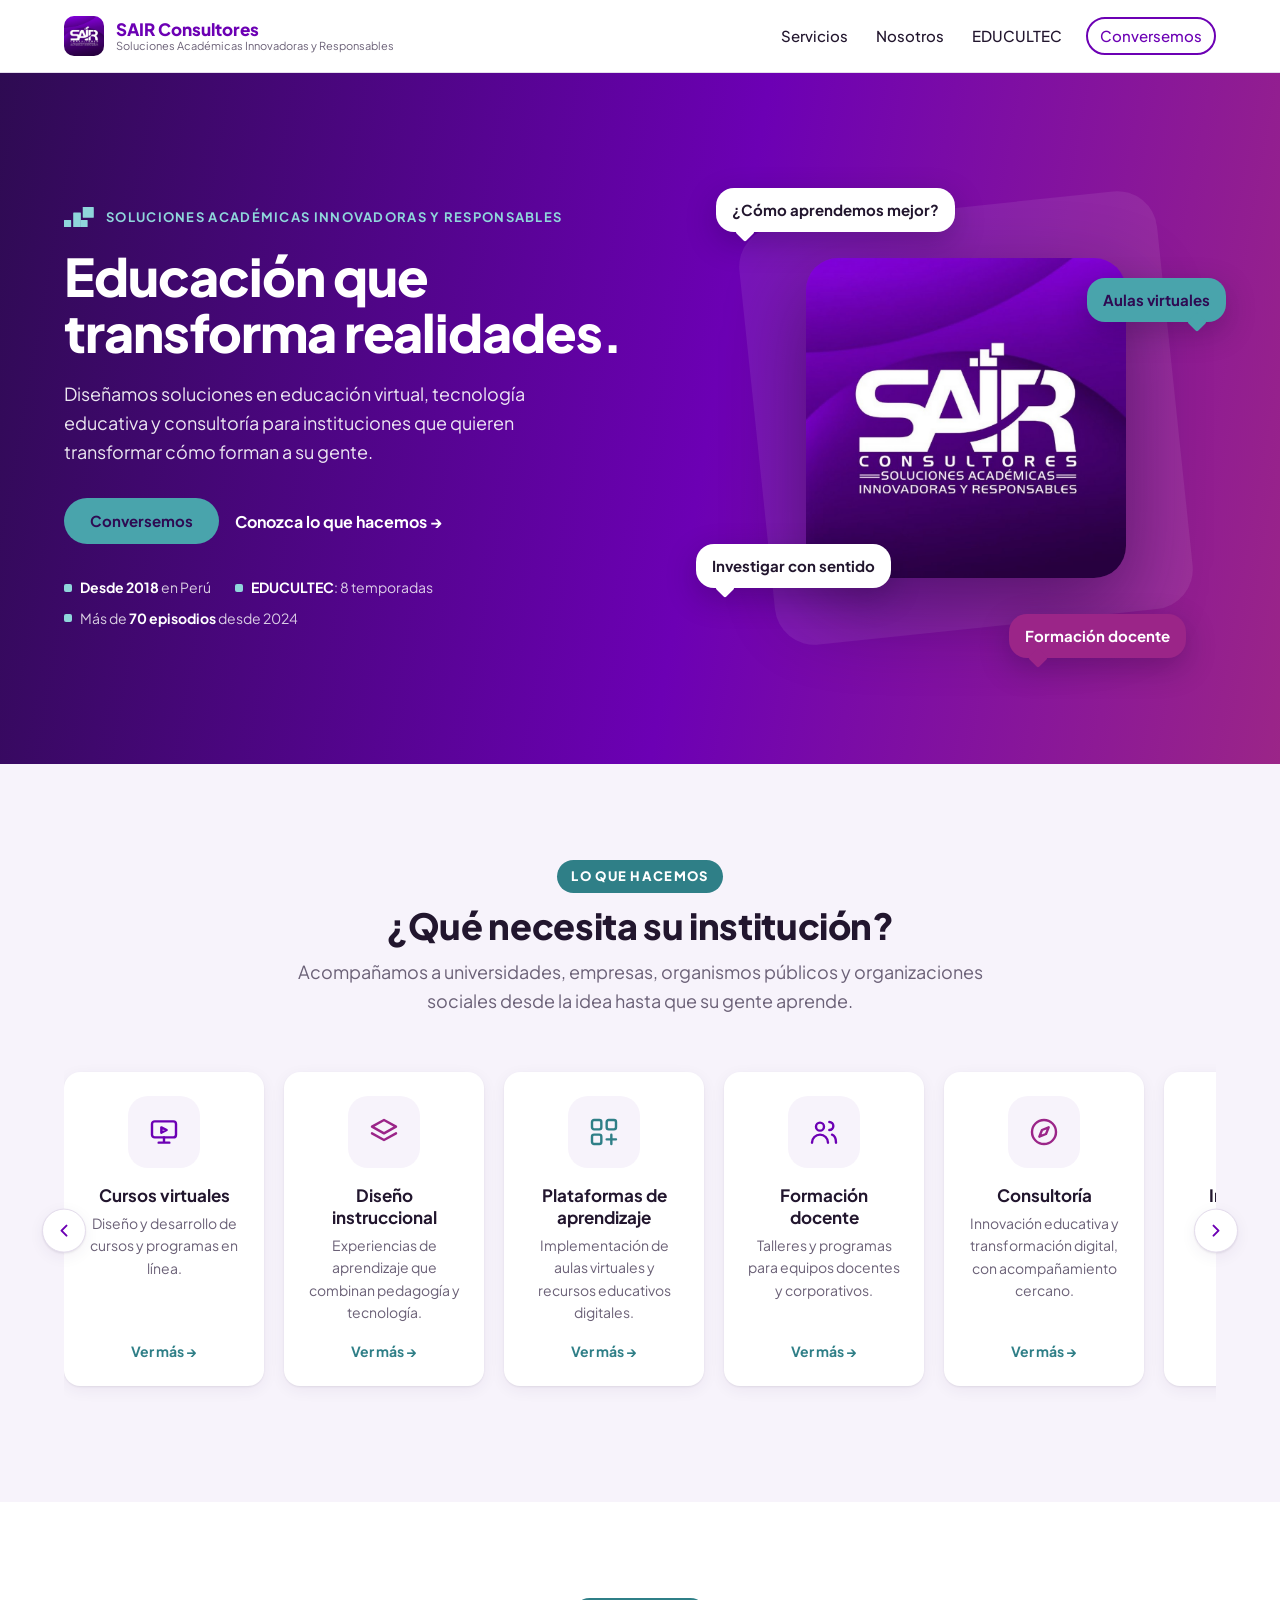
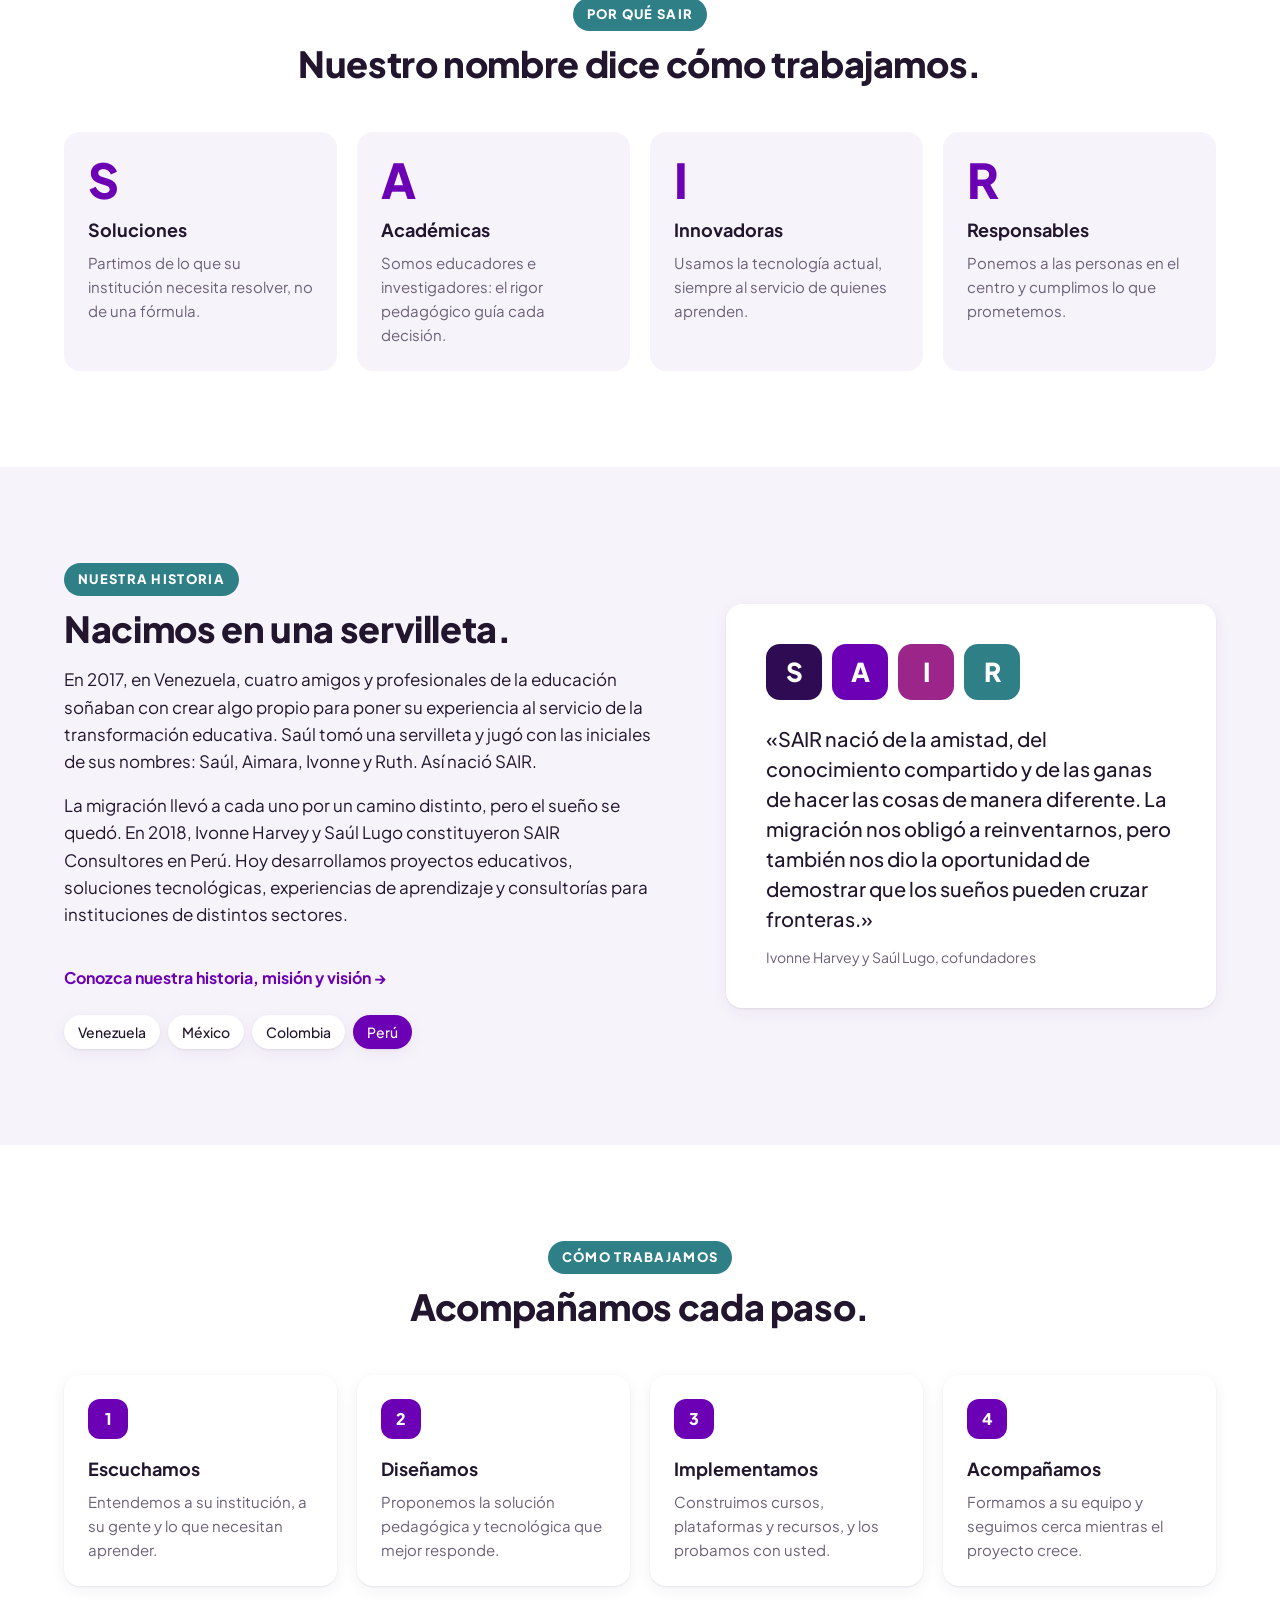
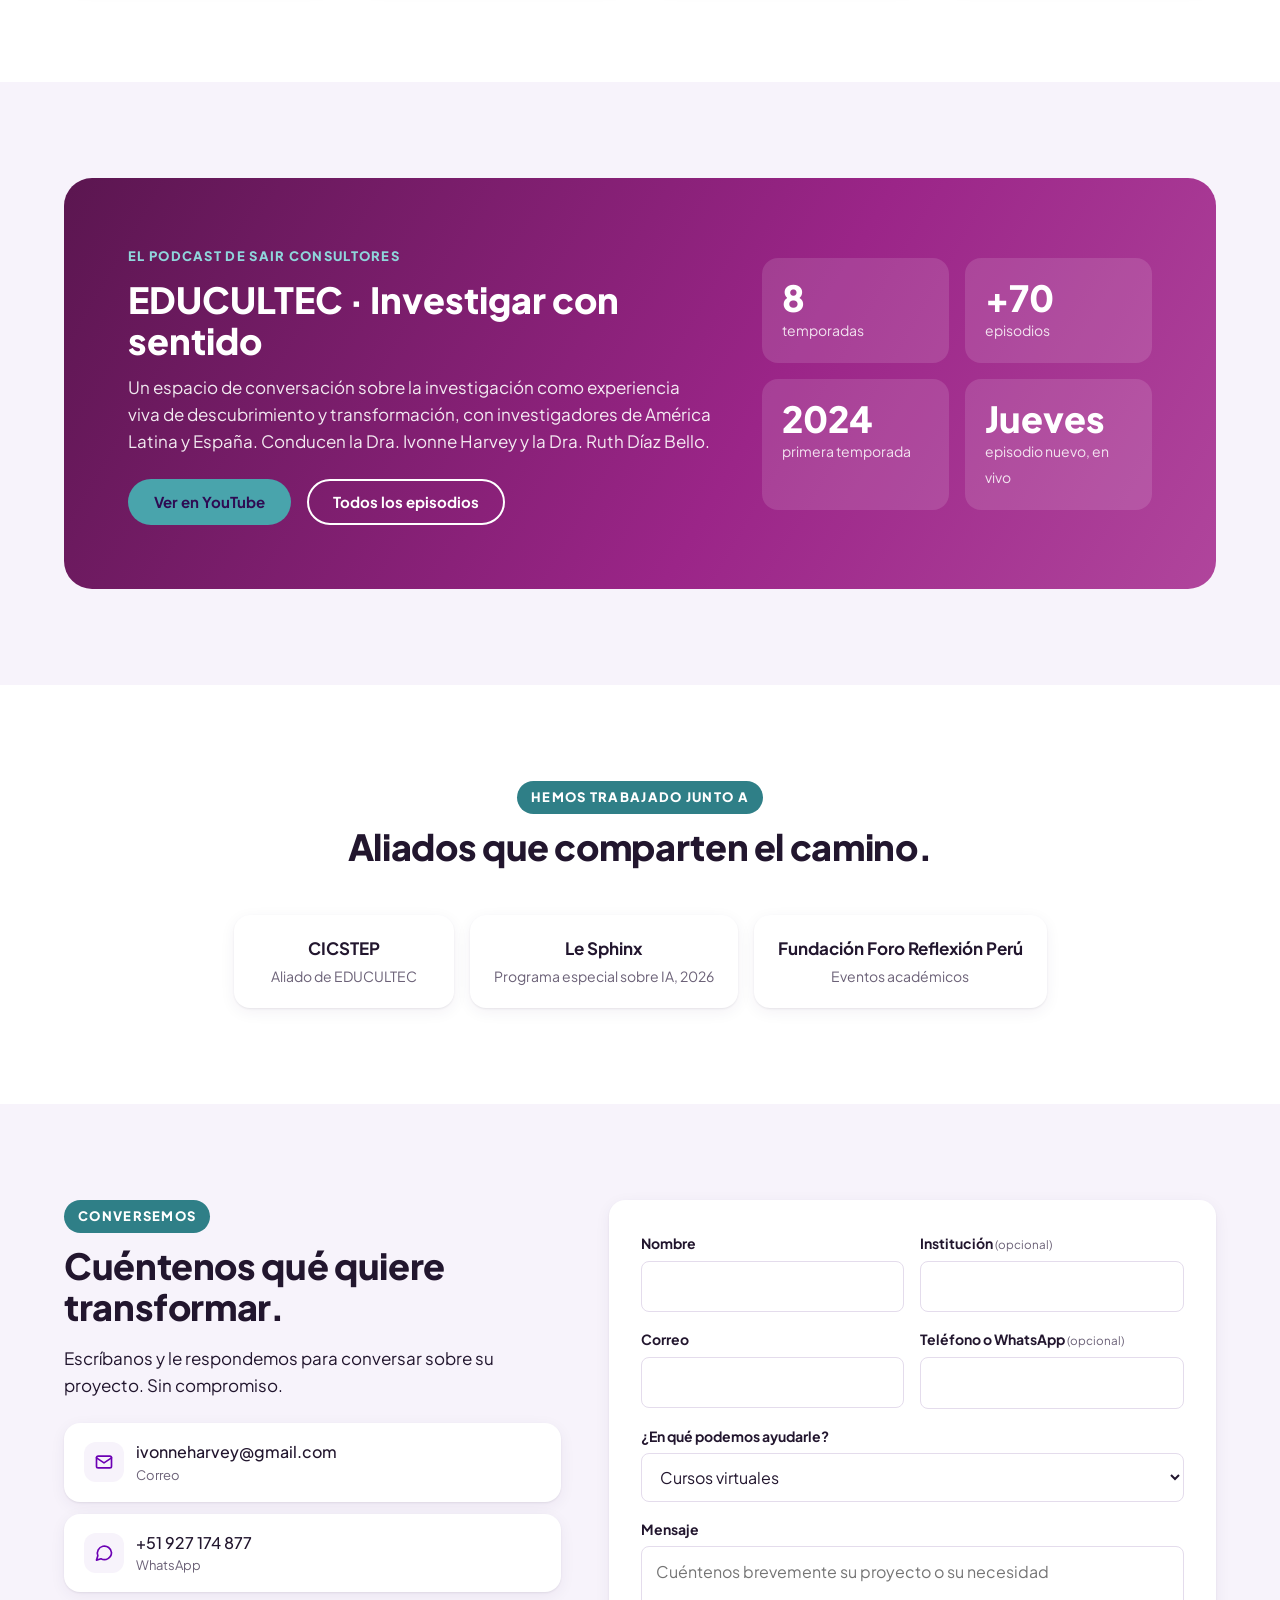
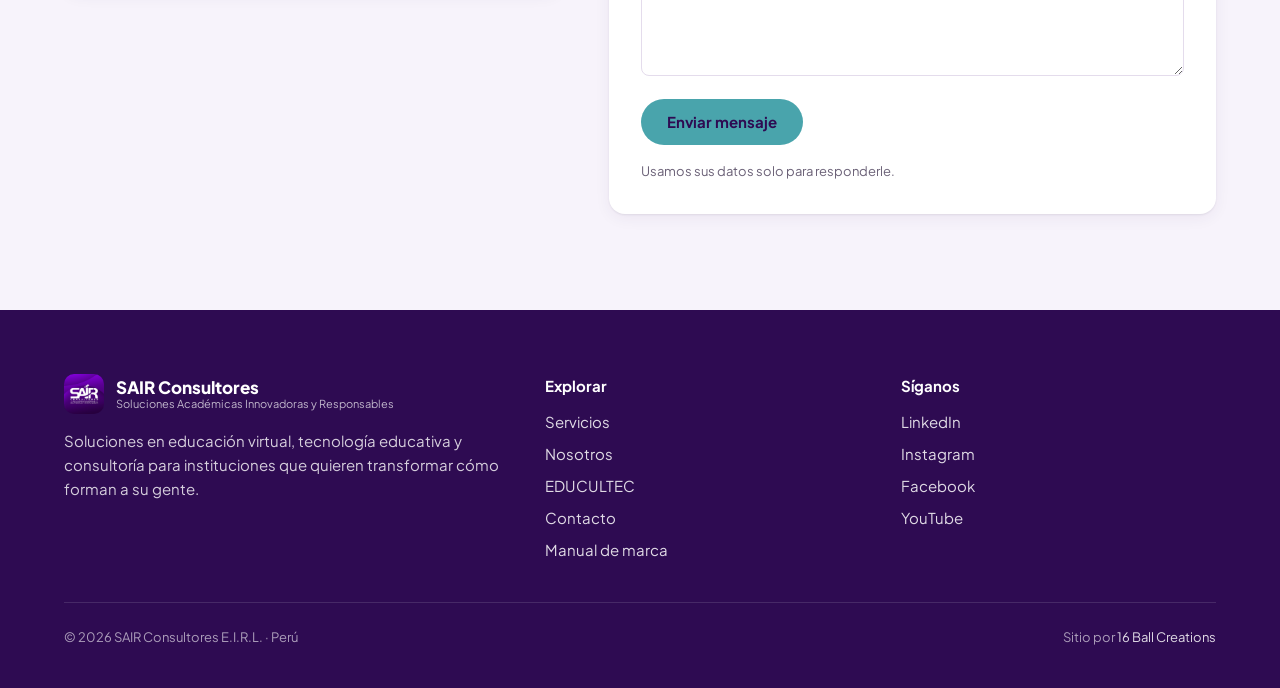
<file: index.html>
<!DOCTYPE html>
<html lang="es">
<head>
<meta charset="utf-8">
<meta name="viewport" content="width=device-width, initial-scale=1">
<title>SAIR Consultores · Educación que transforma realidades</title>
<meta name="robots" content="noindex, nofollow">
<meta name="description" content="SAIR Consultores diseña soluciones en educación virtual, tecnología educativa y consultoría para instituciones que quieren transformar cómo forman a su gente. Desde 2018, en Perú.">
<meta name="theme-color" content="#2E0B52">
<meta property="og:type" content="website">
<meta property="og:title" content="SAIR Consultores · Educación que transforma realidades">
<meta property="og:description" content="Soluciones en educación virtual, tecnología educativa y consultoría para instituciones. Desde 2018.">
<meta property="og:image" content="https://16ballcreations.github.io/sair-consultores/assets/img/logo-sair-violeta.jpg">
<link rel="icon" href="assets/img/logo-sair-violeta.jpg" type="image/jpeg">
<link rel="preconnect" href="https://fonts.googleapis.com">
<link rel="preconnect" href="https://fonts.gstatic.com" crossorigin>
<link rel="stylesheet" href="assets/css/sair.css">
<link rel="stylesheet" href="assets/css/sitio.css?v=1.2">
</head>
<body>

<header class="barra">
  <div class="envolver">
    <a class="marca" href="#inicio" aria-label="SAIR Consultores, inicio">
      <img src="assets/img/logo-sair-violeta.jpg" alt="" width="40" height="40">
      <span><b>SAIR Consultores</b><small>Soluciones Académicas Innovadoras y Responsables</small></span>
    </a>
    <nav class="menu" aria-label="Principal">
      <a href="servicios/">Servicios</a>
      <a href="nosotros/">Nosotros</a>
      <a href="educultec/">EDUCULTEC</a>
      <a class="btn btn-borde" href="#contacto">Conversemos</a>
    </nav>
  </div>
</header>

<main id="inicio">

  <!-- portada -->
  <section class="portada sobre-oscuro">
    <div class="envolver">
      <div>
        <p class="kicker"><svg class="px" viewBox="0 0 44 30" aria-hidden="true"><rect x="0" y="19" width="10.5" height="10.5" rx=".6"/><rect x="13.5" y="8.1" width="11.25" height="21.4" rx=".6"/><rect x="24.5" y="18.9" width="10.15" height="10.6" rx=".6"/><rect x="27.5" y="0" width="16.2" height="15.75" rx=".6"/></svg>Soluciones Académicas Innovadoras y Responsables</p>
        <h1>Educación que transforma realidades.</h1>
        <p class="entrada">Diseñamos soluciones en educación virtual, tecnología educativa y consultoría para instituciones que quieren transformar cómo forman a su gente.</p>
        <div class="acciones">
          <a class="btn btn-accion" href="#contacto">Conversemos</a>
          <a class="enlace" href="servicios/">Conozca lo que hacemos →</a>
        </div>
        <ul class="prueba" aria-label="SAIR en datos">
          <li><span><b>Desde 2018</b> en Perú</span></li>
          <li><span><b>EDUCULTEC</b>: 8 temporadas</span></li>
          <li><span>Más de <b>70 episodios</b> desde 2024</span></li>
        </ul>
      </div>
      <div class="escena" aria-hidden="true">
        <div class="halo"></div>
        <div class="centro"><img src="assets/img/logo-sair-violeta.jpg" alt="" width="900" height="900"></div>
        <span class="burbuja b1">¿Cómo aprendemos mejor?</span>
        <span class="burbuja b2">Aulas virtuales</span>
        <span class="burbuja b3">Investigar con sentido</span>
        <span class="burbuja b4">Formación docente</span>
      </div>
    </div>
  </section>

  <!-- servicios -->
  <section class="bloque" id="servicios">
    <div class="envolver">
      <div class="encabezado">
        <p class="etiqueta">Lo que hacemos</p>
        <h2>¿Qué necesita su institución?</h2>
        <p>Acompañamos a universidades, empresas, organismos públicos y organizaciones sociales desde la idea hasta que su gente aprende.</p>
      </div>
      <div class="fila-wrap">
        <button class="flecha izq" type="button" aria-label="Ver servicios anteriores"><svg width="20" height="20" viewBox="0 0 24 24" fill="none" stroke="currentColor" stroke-width="2.4" stroke-linecap="round" stroke-linejoin="round"><path d="M15 18l-6-6 6-6"/></svg></button>
        <div class="fila" id="fila">
          <a class="servicio" href="servicios/cursos-virtuales/"><div class="ico"><svg width="32" height="32" viewBox="0 0 24 24" fill="none" stroke="currentColor" stroke-width="1.8" stroke-linecap="round" stroke-linejoin="round" aria-hidden="true"><rect x="3" y="4" width="18" height="12" rx="2"/><path d="M8 20h8M12 16v4M10 8.5l4 2-4 2z"/></svg></div><h3>Cursos virtuales</h3><p>Diseño y desarrollo de cursos y programas en línea.</p><span class="ver">Ver más →</span></a>
          <a class="servicio" href="servicios/diseno-instruccional/"><div class="ico"><svg width="32" height="32" viewBox="0 0 24 24" fill="none" stroke="currentColor" stroke-width="1.8" stroke-linecap="round" stroke-linejoin="round" aria-hidden="true"><path d="M12 3l9 5-9 5-9-5 9-5z"/><path d="M3 13l9 5 9-5"/></svg></div><h3>Diseño instruccional</h3><p>Experiencias de aprendizaje que combinan pedagogía y tecnología.</p><span class="ver">Ver más →</span></a>
          <a class="servicio" href="servicios/plataformas-de-aprendizaje/"><div class="ico"><svg width="32" height="32" viewBox="0 0 24 24" fill="none" stroke="currentColor" stroke-width="1.8" stroke-linecap="round" stroke-linejoin="round" aria-hidden="true"><rect x="3" y="3" width="7" height="7" rx="1.5"/><rect x="14" y="3" width="7" height="7" rx="1.5"/><rect x="3" y="14" width="7" height="7" rx="1.5"/><path d="M17.5 14v7M14 17.5h7"/></svg></div><h3>Plataformas de aprendizaje</h3><p>Implementación de aulas virtuales y recursos educativos digitales.</p><span class="ver">Ver más →</span></a>
          <a class="servicio" href="servicios/formacion-docente/"><div class="ico"><svg width="32" height="32" viewBox="0 0 24 24" fill="none" stroke="currentColor" stroke-width="1.8" stroke-linecap="round" stroke-linejoin="round" aria-hidden="true"><circle cx="9" cy="8" r="3"/><path d="M3 20c0-3.3 2.7-6 6-6s6 2.7 6 6"/><path d="M16 4.5a3 3 0 010 6M18 14c2 .7 3 2.8 3 6"/></svg></div><h3>Formación docente</h3><p>Talleres y programas para equipos docentes y corporativos.</p><span class="ver">Ver más →</span></a>
          <a class="servicio" href="servicios/consultoria/"><div class="ico"><svg width="32" height="32" viewBox="0 0 24 24" fill="none" stroke="currentColor" stroke-width="1.8" stroke-linecap="round" stroke-linejoin="round" aria-hidden="true"><circle cx="12" cy="12" r="9"/><path d="M15.5 8.5l-2 5-5 2 2-5 5-2z"/></svg></div><h3>Consultoría</h3><p>Innovación educativa y transformación digital, con acompañamiento cercano.</p><span class="ver">Ver más →</span></a>
          <a class="servicio" href="servicios/investigacion/"><div class="ico"><svg width="32" height="32" viewBox="0 0 24 24" fill="none" stroke="currentColor" stroke-width="1.8" stroke-linecap="round" stroke-linejoin="round" aria-hidden="true"><path d="M4 19V5a2 2 0 012-2h12v18H6a2 2 0 01-2-2z"/><path d="M4 17a2 2 0 012-2h12M9 7h5"/></svg></div><h3>Investigación</h3><p>Acompañamiento en procesos de investigación y producción académica.</p><span class="ver">Ver más →</span></a>
        </div>
        <button class="flecha der" type="button" aria-label="Ver más servicios"><svg width="20" height="20" viewBox="0 0 24 24" fill="none" stroke="currentColor" stroke-width="2.4" stroke-linecap="round" stroke-linejoin="round"><path d="M9 18l6-6-6-6"/></svg></button>
      </div>
    </div>
  </section>

  <!-- razones -->
  <section class="bloque blanco">
    <div class="envolver">
      <div class="encabezado">
        <p class="etiqueta">Por qué SAIR</p>
        <h2>Nuestro nombre dice cómo trabajamos.</h2>
      </div>
      <div class="razones">
        <div class="razon"><p class="letra">S</p><h3>Soluciones</h3><p>Partimos de lo que su institución necesita resolver, no de una fórmula.</p></div>
        <div class="razon"><p class="letra">A</p><h3>Académicas</h3><p>Somos educadores e investigadores: el rigor pedagógico guía cada decisión.</p></div>
        <div class="razon"><p class="letra">I</p><h3>Innovadoras</h3><p>Usamos la tecnología actual, siempre al servicio de quienes aprenden.</p></div>
        <div class="razon"><p class="letra">R</p><h3>Responsables</h3><p>Ponemos a las personas en el centro y cumplimos lo que prometemos.</p></div>
      </div>
    </div>
  </section>

  <!-- historia -->
  <section class="bloque" id="nosotros">
    <div class="envolver historia">
      <div>
        <p class="etiqueta">Nuestra historia</p>
        <h2 class="titulo">Nacimos en una servilleta.</h2>
        <p>En 2017, en Venezuela, cuatro amigos y profesionales de la educación soñaban con crear algo propio para poner su experiencia al servicio de la transformación educativa. Saúl tomó una servilleta y jugó con las iniciales de sus nombres: Saúl, Aimara, Ivonne y Ruth. Así nació SAIR.</p>
        <p>La migración llevó a cada uno por un camino distinto, pero el sueño se quedó. En 2018, Ivonne Harvey y Saúl Lugo constituyeron SAIR Consultores en Perú. Hoy desarrollamos proyectos educativos, soluciones tecnológicas, experiencias de aprendizaje y consultorías para instituciones de distintos sectores.</p>
        <a class="enlace-mas" href="nosotros/">Conozca nuestra historia, misión y visión →</a>
        <ul class="paises" aria-label="Los caminos de los fundadores">
          <li>Venezuela</li><li>México</li><li>Colombia</li><li class="aqui">Perú</li>
        </ul>
      </div>
      <div class="servilleta">
        <div class="iniciales" aria-label="Las iniciales que formaron SAIR">
          <span style="background:var(--sair-noche)">S</span><span style="background:var(--sair-violeta)">A</span><span style="background:var(--sair-ciruela)">I</span><span style="background:var(--sair-turquesa-osc)">R</span>
        </div>
        <blockquote>«SAIR nació de la amistad, del conocimiento compartido y de las ganas de hacer las cosas de manera diferente. La migración nos obligó a reinventarnos, pero también nos dio la oportunidad de demostrar que los sueños pueden cruzar fronteras.»</blockquote>
        <cite>Ivonne Harvey y Saúl Lugo, cofundadores</cite>
      </div>
    </div>
  </section>

  <!-- cómo trabajamos -->
  <section class="bloque blanco">
    <div class="envolver">
      <div class="encabezado">
        <p class="etiqueta">Cómo trabajamos</p>
        <h2>Acompañamos cada paso.</h2>
      </div>
      <ol class="pasos">
        <li><h3>Escuchamos</h3><p>Entendemos a su institución, a su gente y lo que necesitan aprender.</p></li>
        <li><h3>Diseñamos</h3><p>Proponemos la solución pedagógica y tecnológica que mejor responde.</p></li>
        <li><h3>Implementamos</h3><p>Construimos cursos, plataformas y recursos, y los probamos con usted.</p></li>
        <li><h3>Acompañamos</h3><p>Formamos a su equipo y seguimos cerca mientras el proyecto crece.</p></li>
      </ol>
    </div>
  </section>

  <!-- EDUCULTEC -->
  <section class="bloque" id="educultec">
    <div class="envolver">
      <div class="podcast sobre-oscuro">
        <div>
          <p class="etiqueta">El podcast de SAIR Consultores</p>
          <h2>EDUCULTEC · Investigar con sentido</h2>
          <p>Un espacio de conversación sobre la investigación como experiencia viva de descubrimiento y transformación, con investigadores de América Latina y España. Conducen la Dra. Ivonne Harvey y la Dra. Ruth Díaz Bello.</p>
          <div class="acciones">
            <a class="btn btn-accion" href="https://www.youtube.com/@sairconsultores" rel="noopener" target="_blank">Ver en YouTube</a>
            <a class="btn btn-borde" href="educultec/">Todos los episodios</a>
          </div>
        </div>
        <div class="cifras">
          <div><b>8</b><span>temporadas</span></div>
          <div><b>+70</b><span>episodios</span></div>
          <div><b>2024</b><span>primera temporada</span></div>
          <div><b>Jueves</b><span>episodio nuevo, en vivo</span></div>
        </div>
      </div>
    </div>
  </section>

  <!-- aliados -->
  <section class="bloque blanco">
    <div class="envolver">
      <div class="encabezado">
        <p class="etiqueta">Hemos trabajado junto a</p>
        <h2>Aliados que comparten el camino.</h2>
      </div>
      <ul class="aliados">
        <li><b>CICSTEP</b><span>Aliado de EDUCULTEC</span></li>
        <li><b>Le Sphinx</b><span>Programa especial sobre IA, 2026</span></li>
        <li><b>Fundación Foro Reflexión Perú</b><span>Eventos académicos</span></li>
      </ul>
    </div>
  </section>

  <!-- contacto -->
  <section class="bloque" id="contacto">
    <div class="envolver contacto">
      <div class="datos">
        <p class="etiqueta">Conversemos</p>
        <h2 class="titulo">Cuéntenos qué quiere transformar.</h2>
        <p>Escríbanos y le respondemos para conversar sobre su proyecto. Sin compromiso.</p>
        <ul class="medios">
          <li><a href="mailto:ivonneharvey@gmail.com"><span class="ico"><svg width="20" height="20" viewBox="0 0 24 24" fill="none" stroke="currentColor" stroke-width="2" stroke-linecap="round" stroke-linejoin="round" aria-hidden="true"><rect x="3" y="5" width="18" height="14" rx="2"/><path d="M3 7l9 6 9-6"/></svg></span><span>ivonneharvey@gmail.com<small>Correo</small></span></a></li>
          <li><a href="https://wa.me/51927174877" rel="noopener" target="_blank"><span class="ico"><svg width="20" height="20" viewBox="0 0 24 24" fill="none" stroke="currentColor" stroke-width="2" stroke-linecap="round" stroke-linejoin="round" aria-hidden="true"><path d="M21 11.5a8.5 8.5 0 01-12.6 7.4L3 20.5l1.6-5.2A8.5 8.5 0 1121 11.5z"/></svg></span><span>+51 927 174 877<small>WhatsApp</small></span></a></li>
        </ul>
      </div>
      <form class="form" id="formulario" novalidate>
        <div><label for="f-nombre">Nombre</label><input id="f-nombre" name="nombre" autocomplete="name" required></div>
        <div><label for="f-institucion">Institución <small>(opcional)</small></label><input id="f-institucion" name="institucion" autocomplete="organization"></div>
        <div><label for="f-correo">Correo</label><input id="f-correo" name="correo" type="email" autocomplete="email" required></div>
        <div><label for="f-telefono">Teléfono o WhatsApp <small>(opcional)</small></label><input id="f-telefono" name="telefono" type="tel" autocomplete="tel"></div>
        <div class="ancho"><label for="f-tema">¿En qué podemos ayudarle?</label>
          <select id="f-tema" name="tema">
            <option>Cursos virtuales</option><option>Diseño instruccional</option><option>Plataformas de aprendizaje</option>
            <option>Formación docente</option><option>Consultoría</option><option>Investigación</option><option>EDUCULTEC</option><option>Otro</option>
          </select></div>
        <div class="ancho"><label for="f-mensaje">Mensaje</label><textarea id="f-mensaje" name="mensaje" required placeholder="Cuéntenos brevemente su proyecto o su necesidad"></textarea></div>
        <input class="oculto" type="text" name="_honey" tabindex="-1" autocomplete="off" aria-hidden="true">
        <div class="ancho pie-form">
          <button class="btn btn-accion" type="submit">Enviar mensaje</button>
          <p class="estado" id="estado" role="status"></p>
        </div>
        <p class="ancho nota">Usamos sus datos solo para responderle.</p>
      </form>
    </div>
  </section>

</main>

<footer class="pie">
  <div class="envolver">
    <div>
      <a class="marca" href="#inicio"><img src="assets/img/logo-sair-violeta.jpg" alt="" width="40" height="40"><span><b>SAIR Consultores</b><small>Soluciones Académicas Innovadoras y Responsables</small></span></a>
      <p>Soluciones en educación virtual, tecnología educativa y consultoría para instituciones que quieren transformar cómo forman a su gente.</p>
    </div>
    <div>
      <h3>Explorar</h3>
      <ul><li><a href="servicios/">Servicios</a></li><li><a href="nosotros/">Nosotros</a></li><li><a href="educultec/">EDUCULTEC</a></li><li><a href="#contacto">Contacto</a></li><li><a href="marca/">Manual de marca</a></li></ul>
    </div>
    <div>
      <h3>Síganos</h3>
      <ul>
        <li><a href="https://www.linkedin.com/company/sair-consultores/" rel="noopener" target="_blank">LinkedIn</a></li>
        <li><a href="https://www.instagram.com/sairconsultores_eirl/" rel="noopener" target="_blank">Instagram</a></li>
        <li><a href="https://www.facebook.com/sairconsultores" rel="noopener" target="_blank">Facebook</a></li>
        <li><a href="https://www.youtube.com/@sairconsultores" rel="noopener" target="_blank">YouTube</a></li>
      </ul>
    </div>
    <div class="legal"><span>© 2026 SAIR Consultores E.I.R.L. · Perú</span><span>Sitio por <a href="https://16ballcreations.com" rel="noopener">16 Ball Creations</a></span></div>
  </div>
</footer>

<script src="assets/js/sitio.js?v=1.2" defer></script>
</body>
</html>
</file>
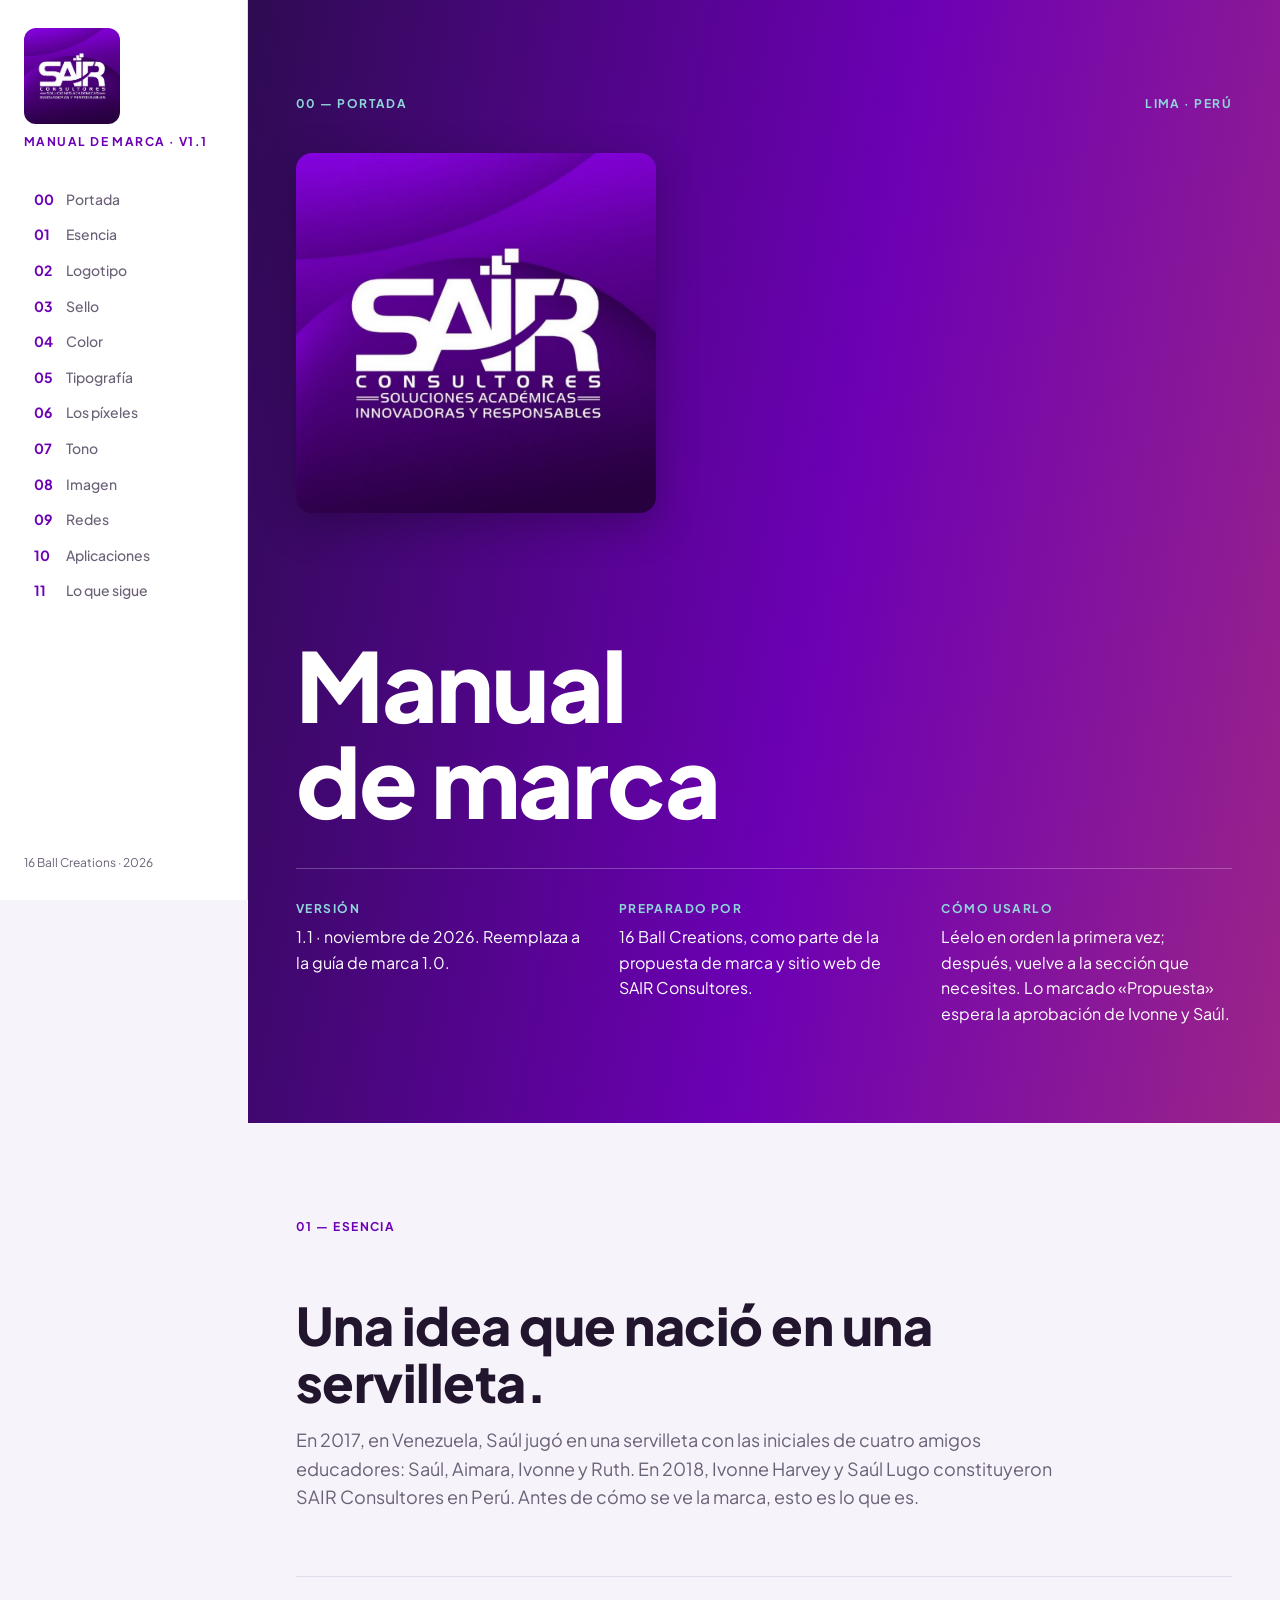
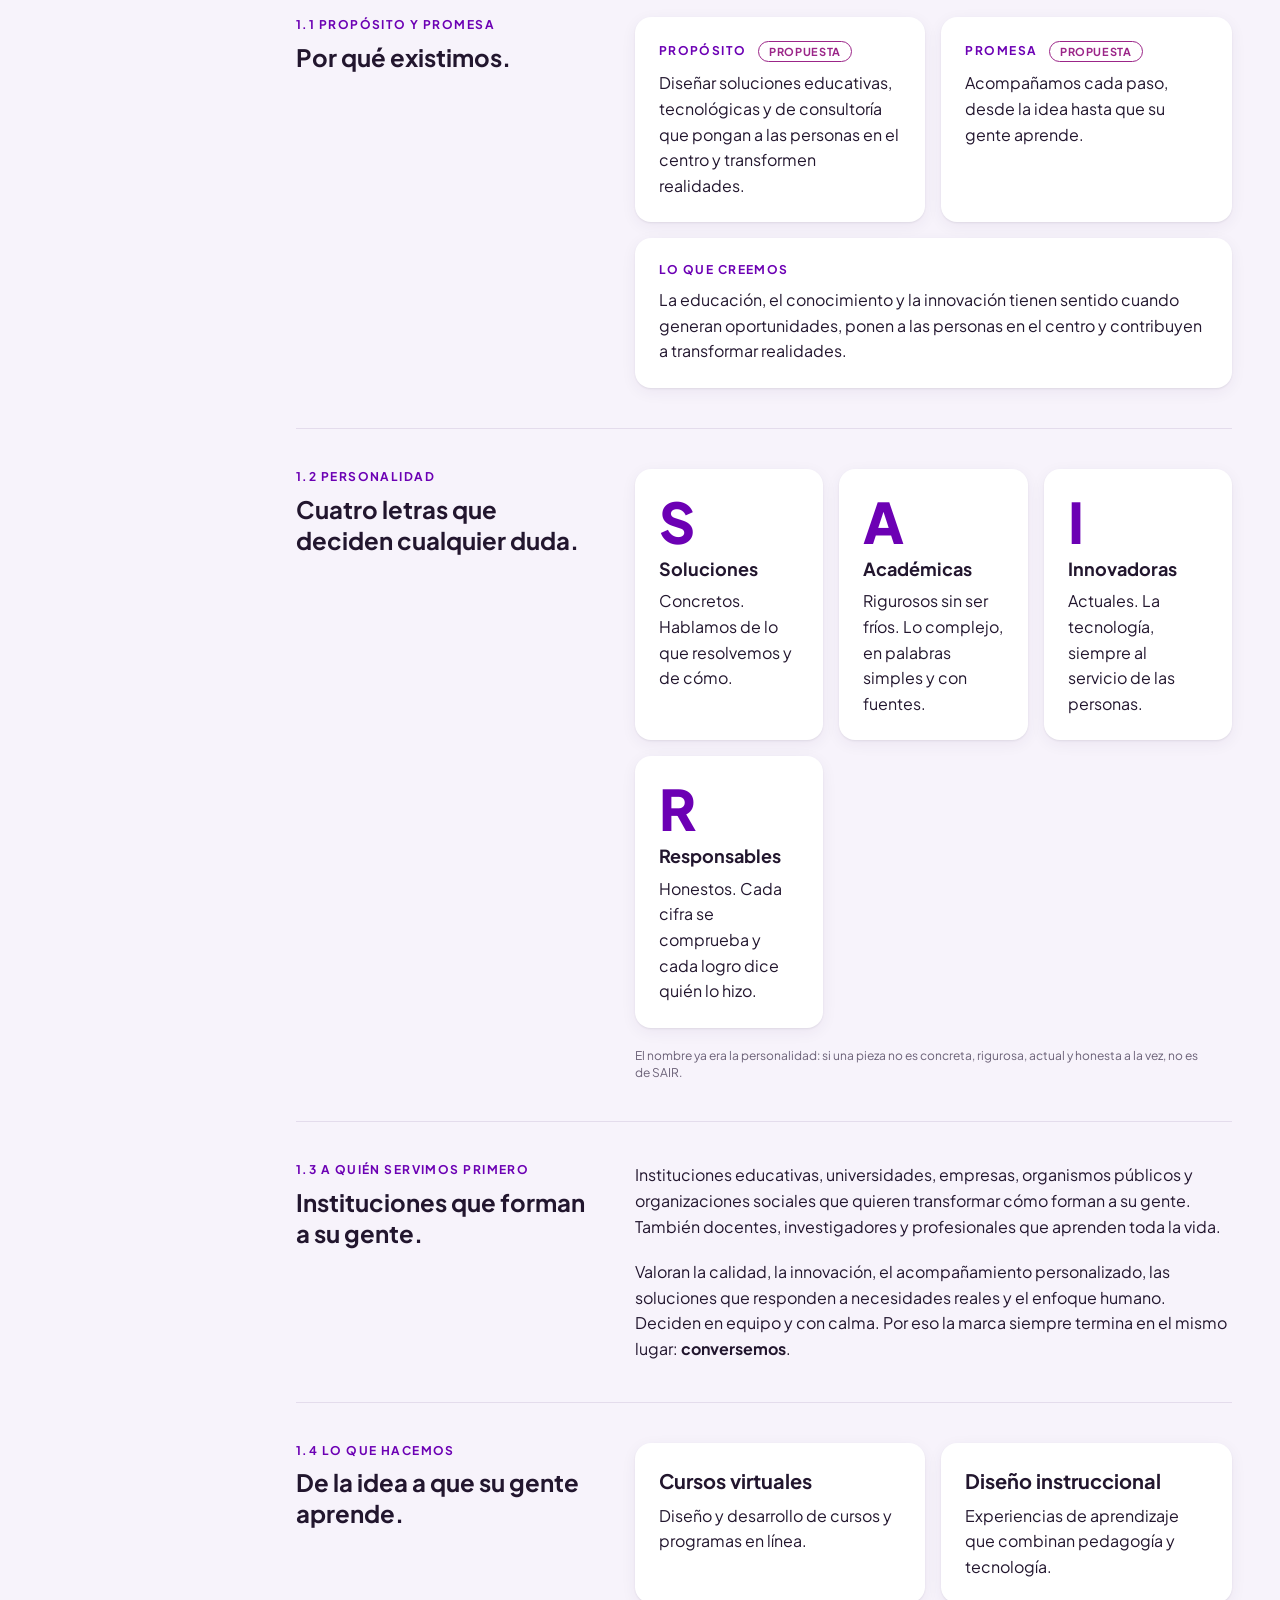
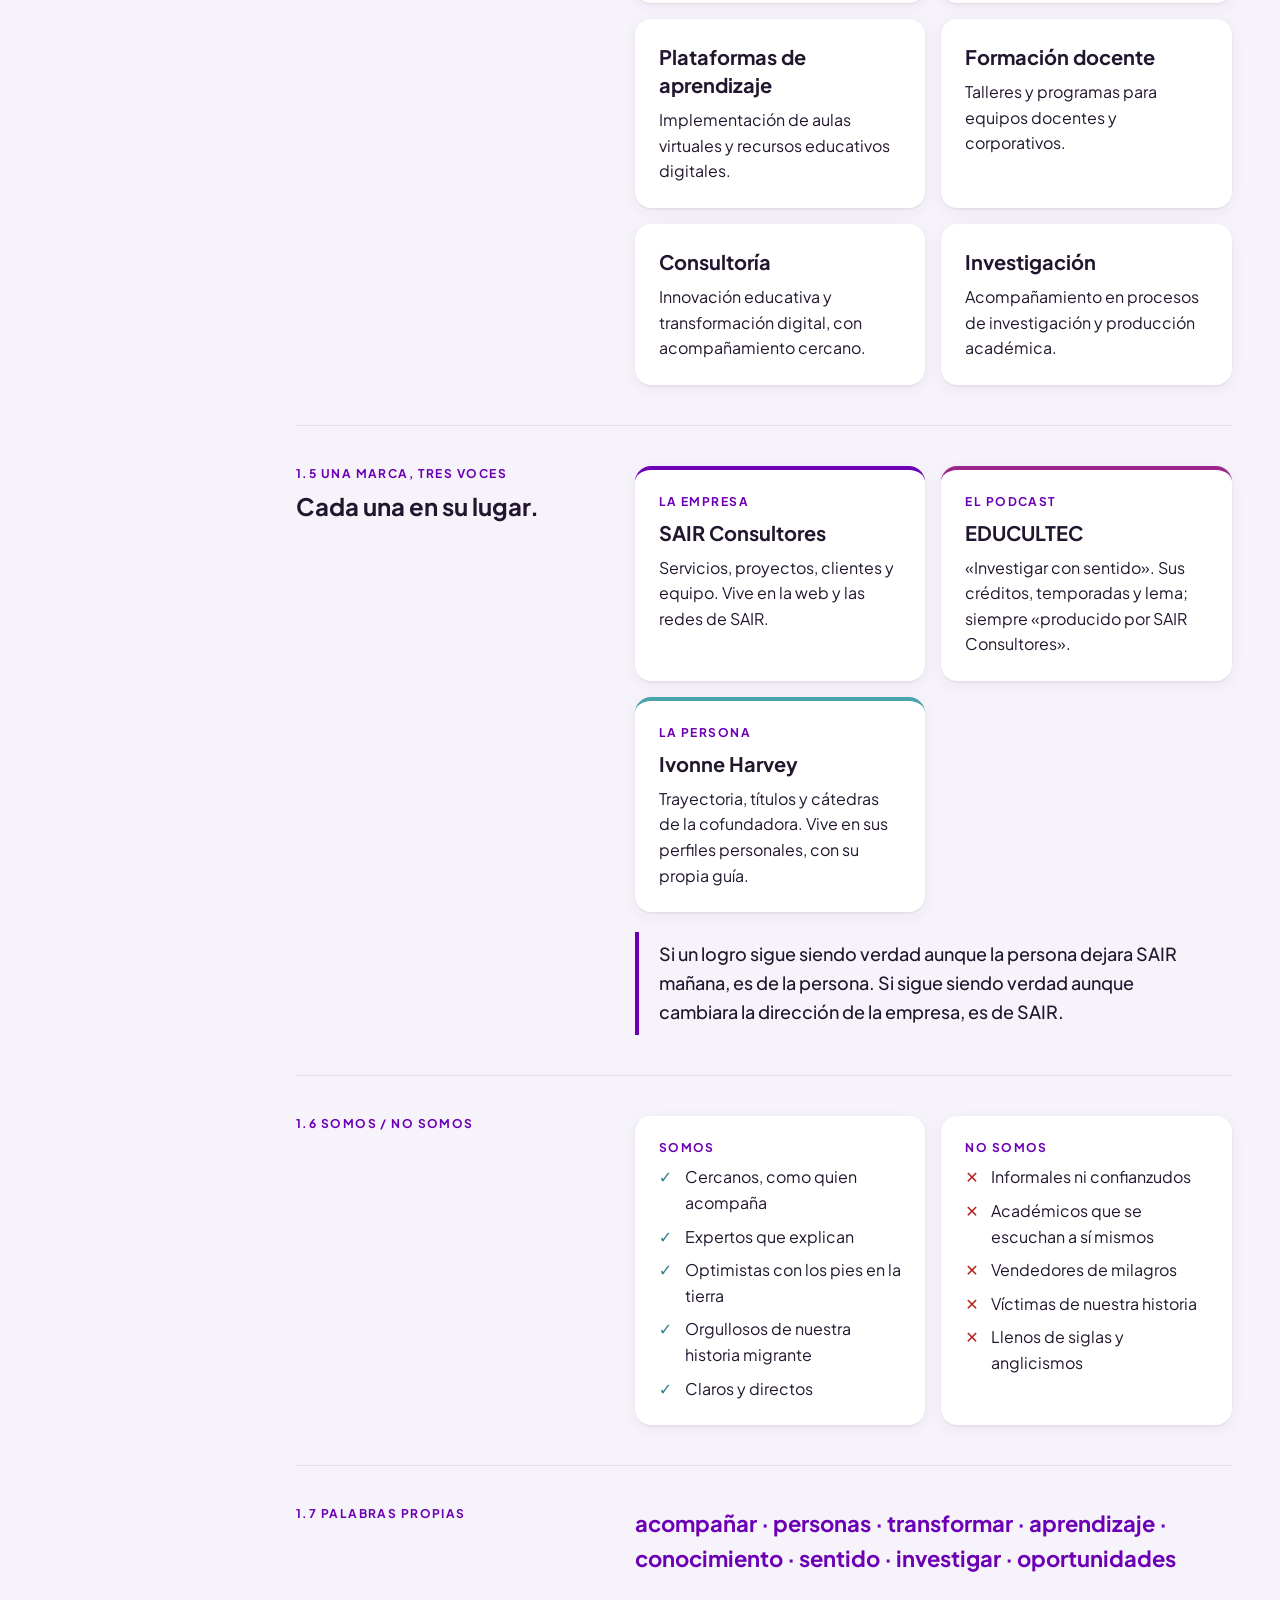
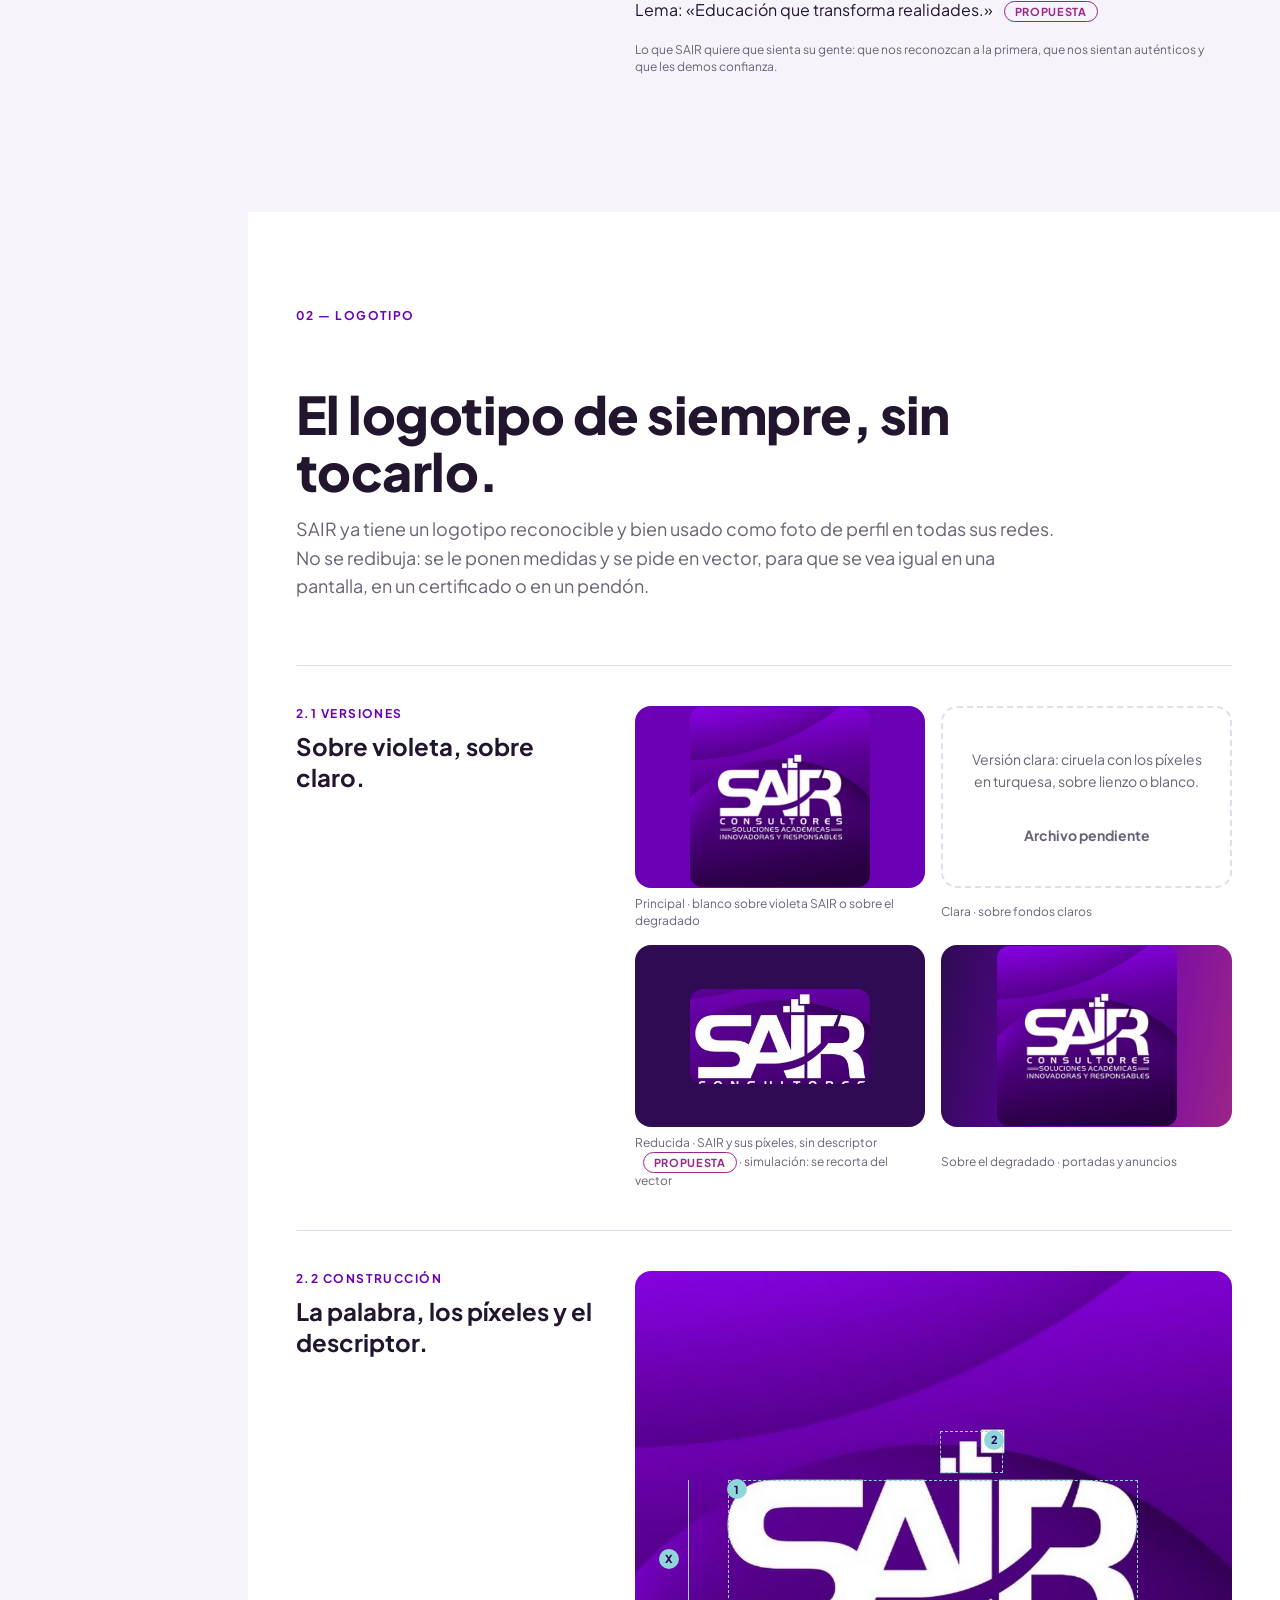
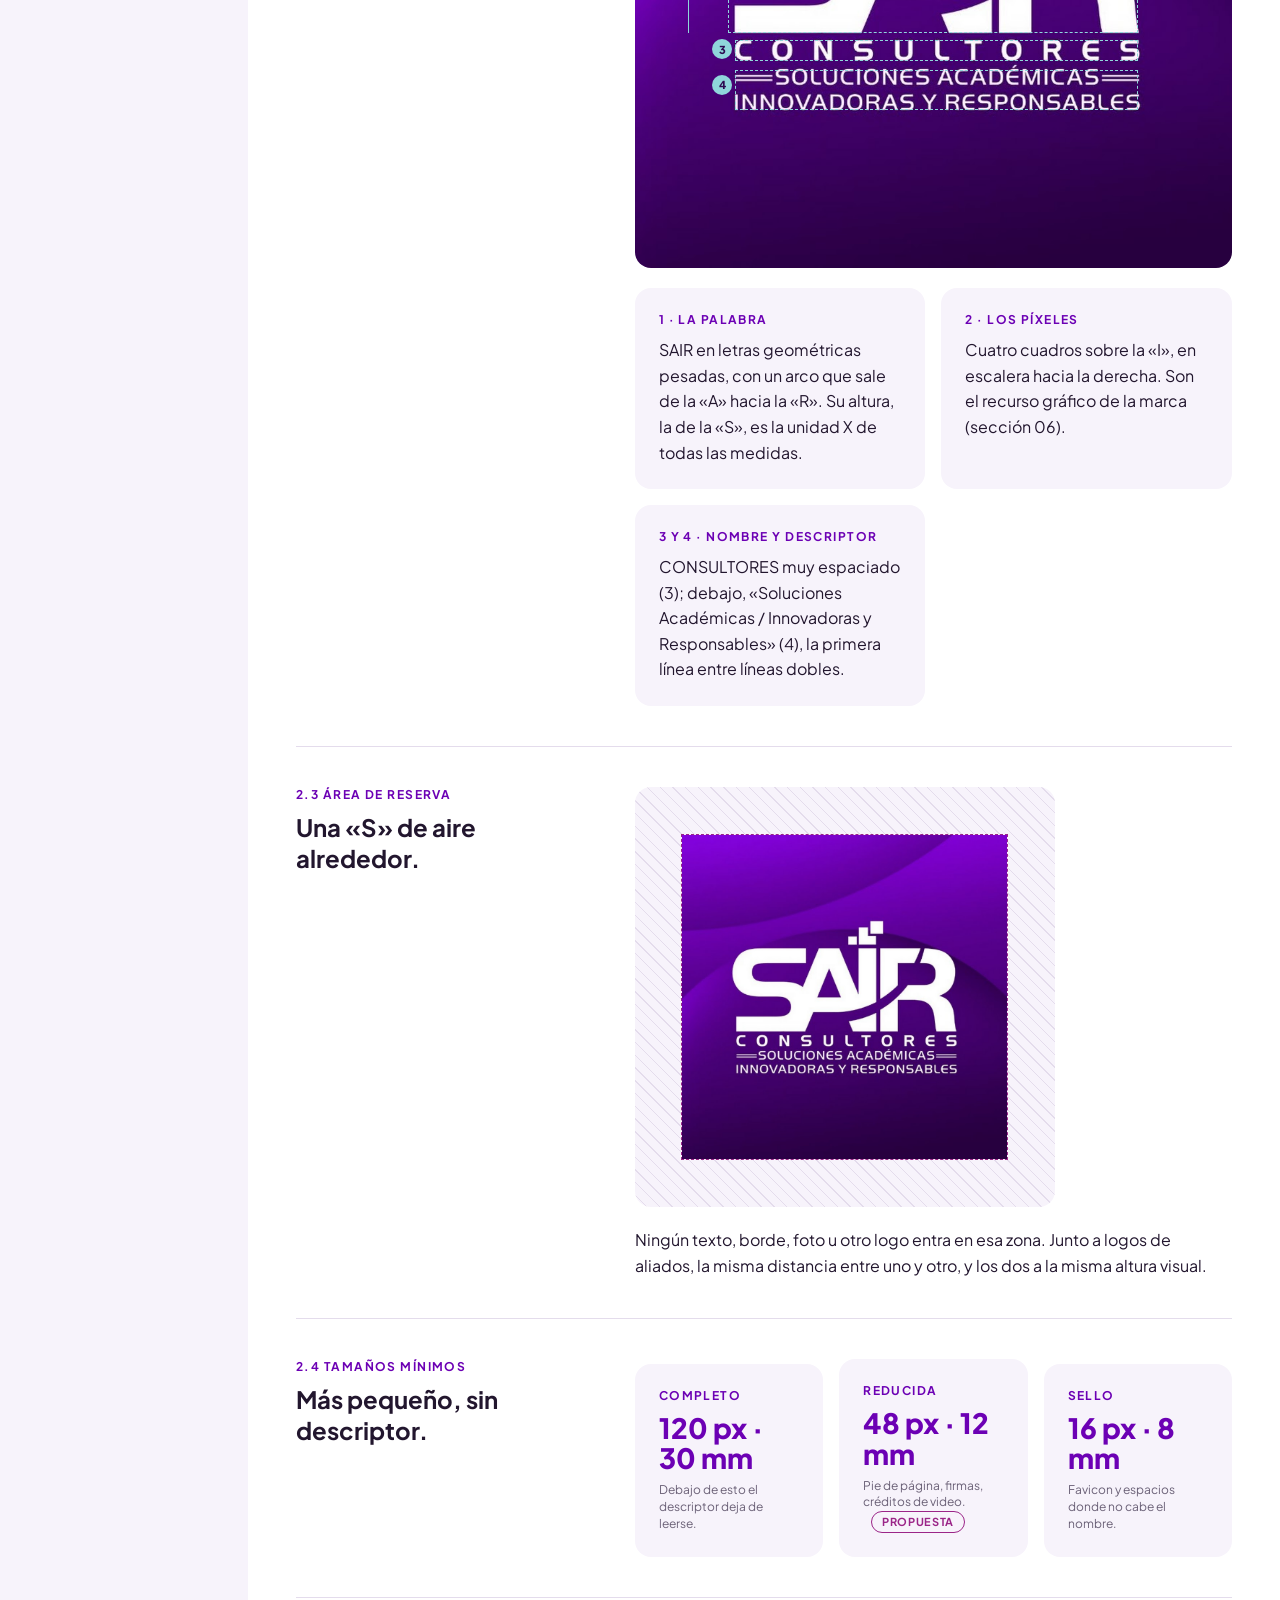
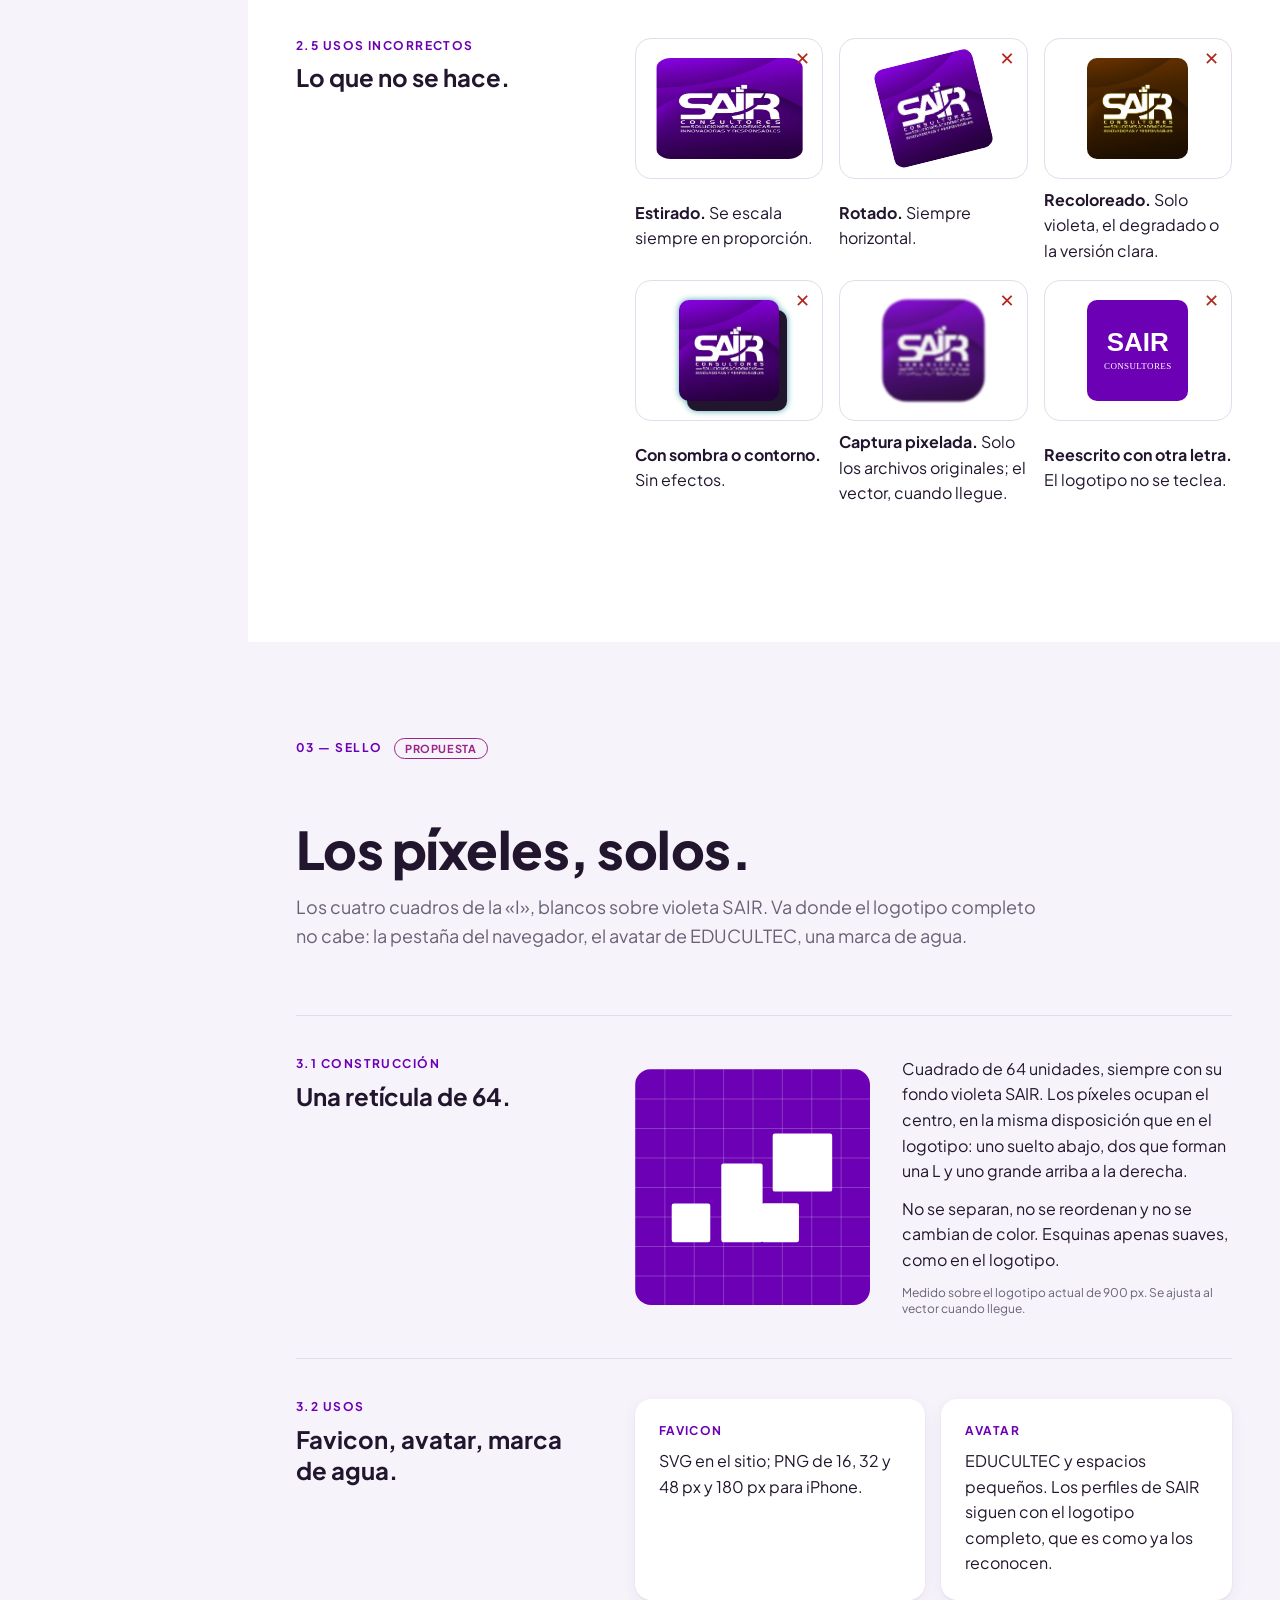
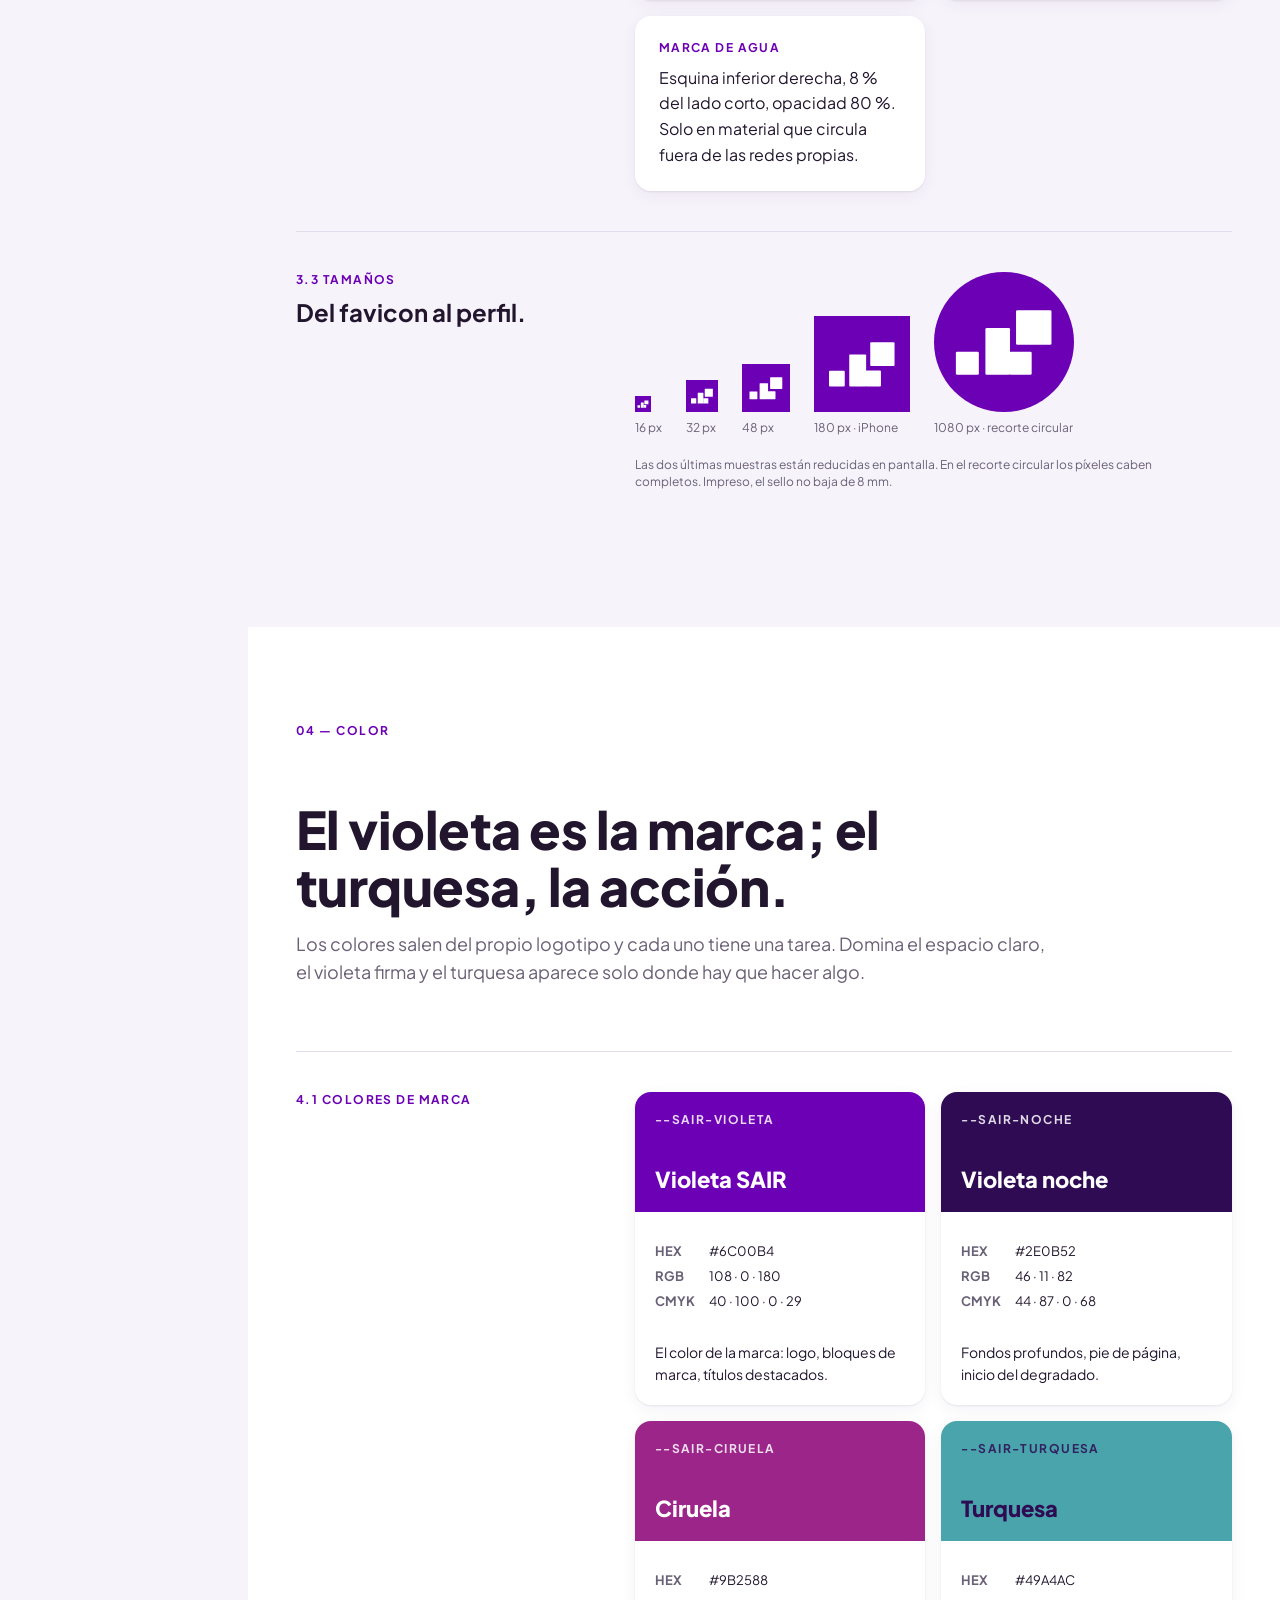
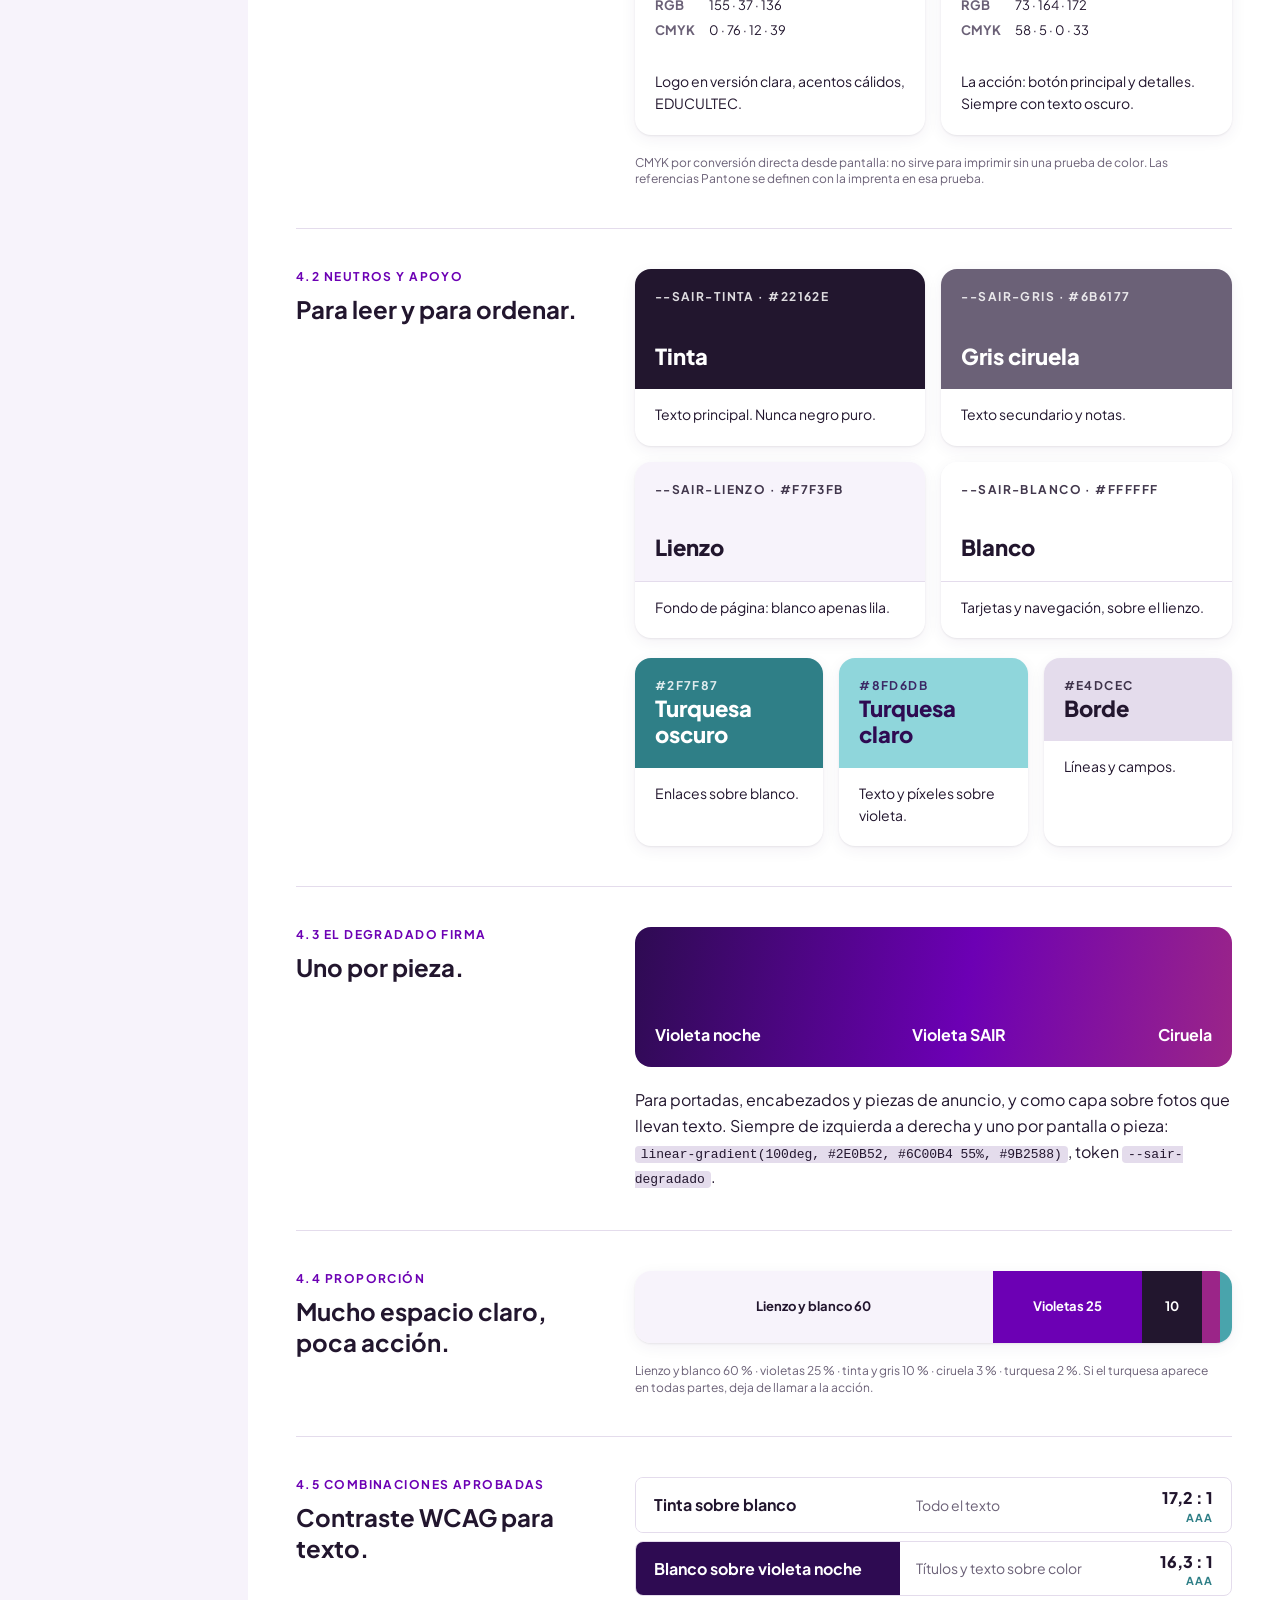
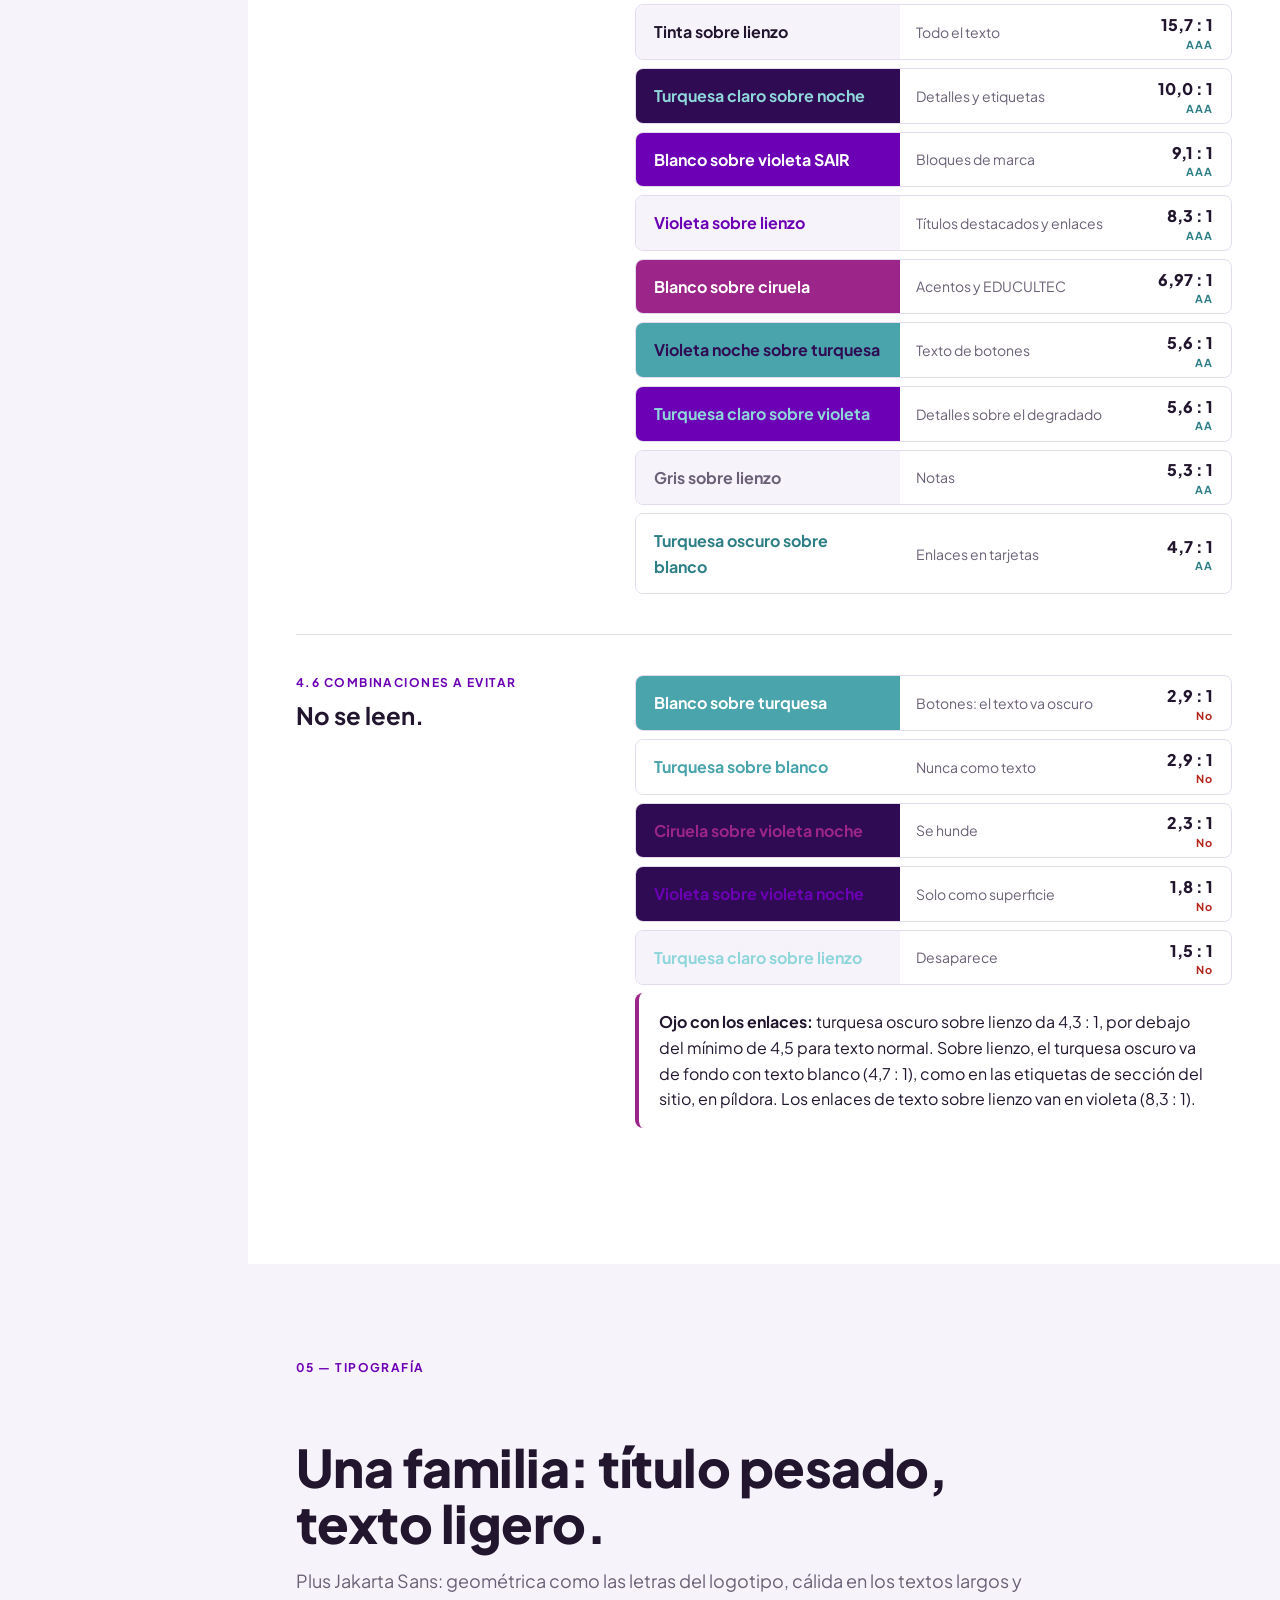
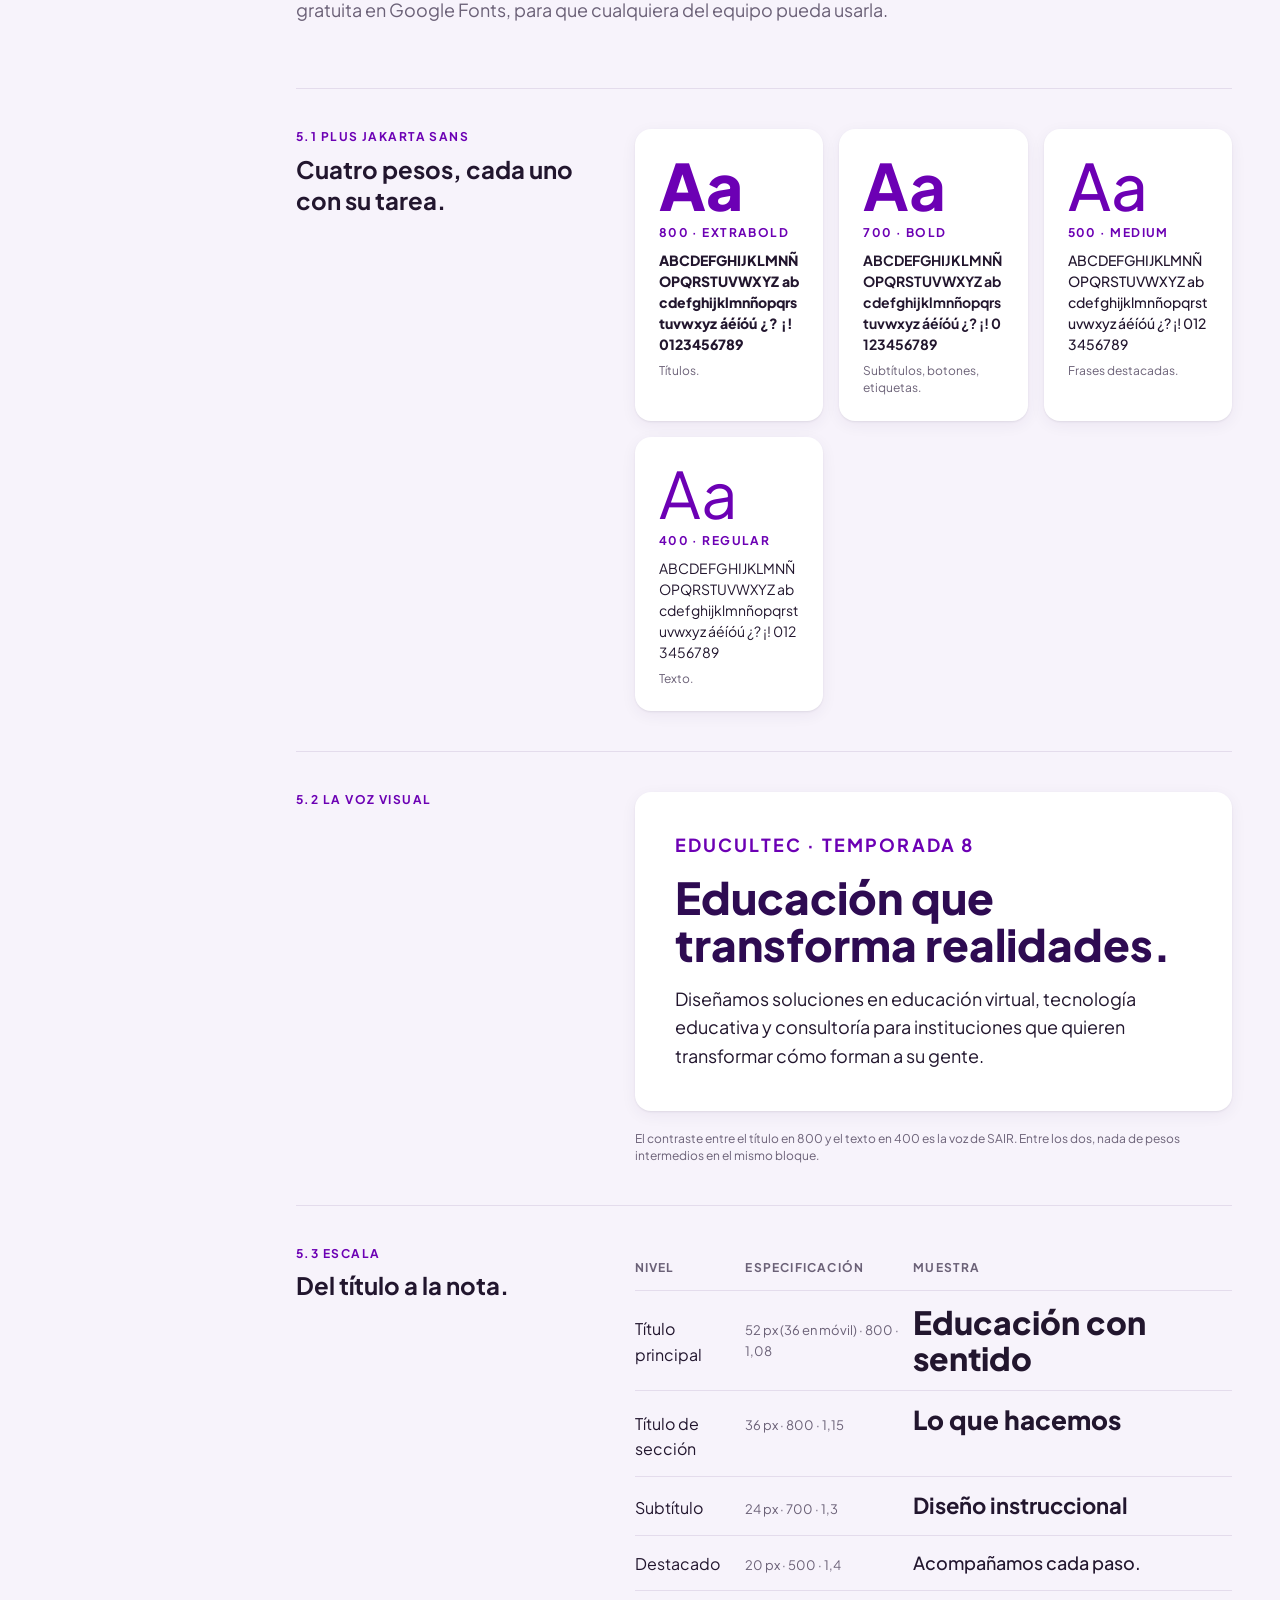
<file: guia/index.html>
<!doctype html>
<html lang="es">
<head>
<meta charset="utf-8">
<meta name="viewport" content="width=device-width, initial-scale=1">
<title>El manual de marca se mudó · SAIR Consultores</title>
<meta name="robots" content="noindex">
<link rel="canonical" href="../marca/">
<meta http-equiv="refresh" content="0; url=../marca/">
<style>body{margin:0;padding:48px 16px;font:16px/1.6 system-ui,sans-serif;background:#F7F3FB;color:#22162E;text-align:center}a{color:#6C00B4;font-weight:700}</style>
</head>
<body>
<p><a href="../marca/">El manual de marca se mudó a /marca/</a></p>
</body>
</html>
</file>
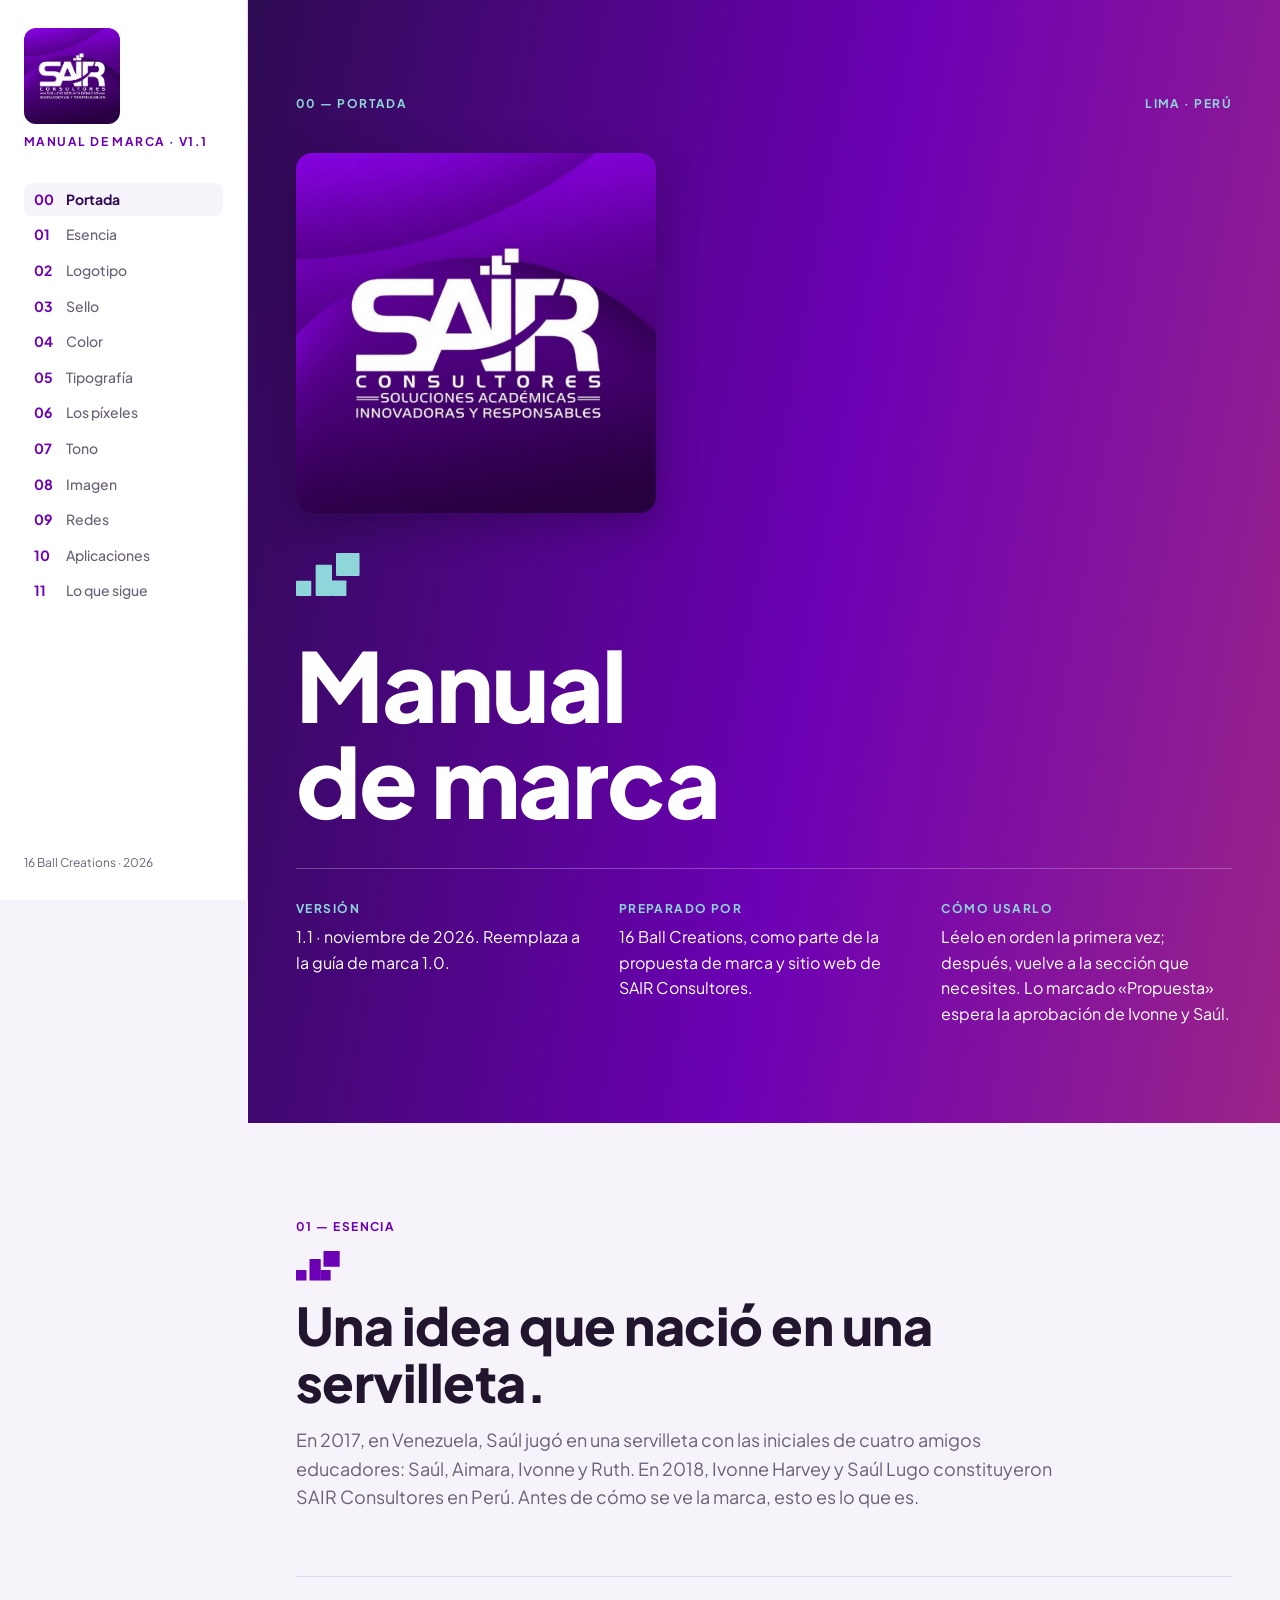
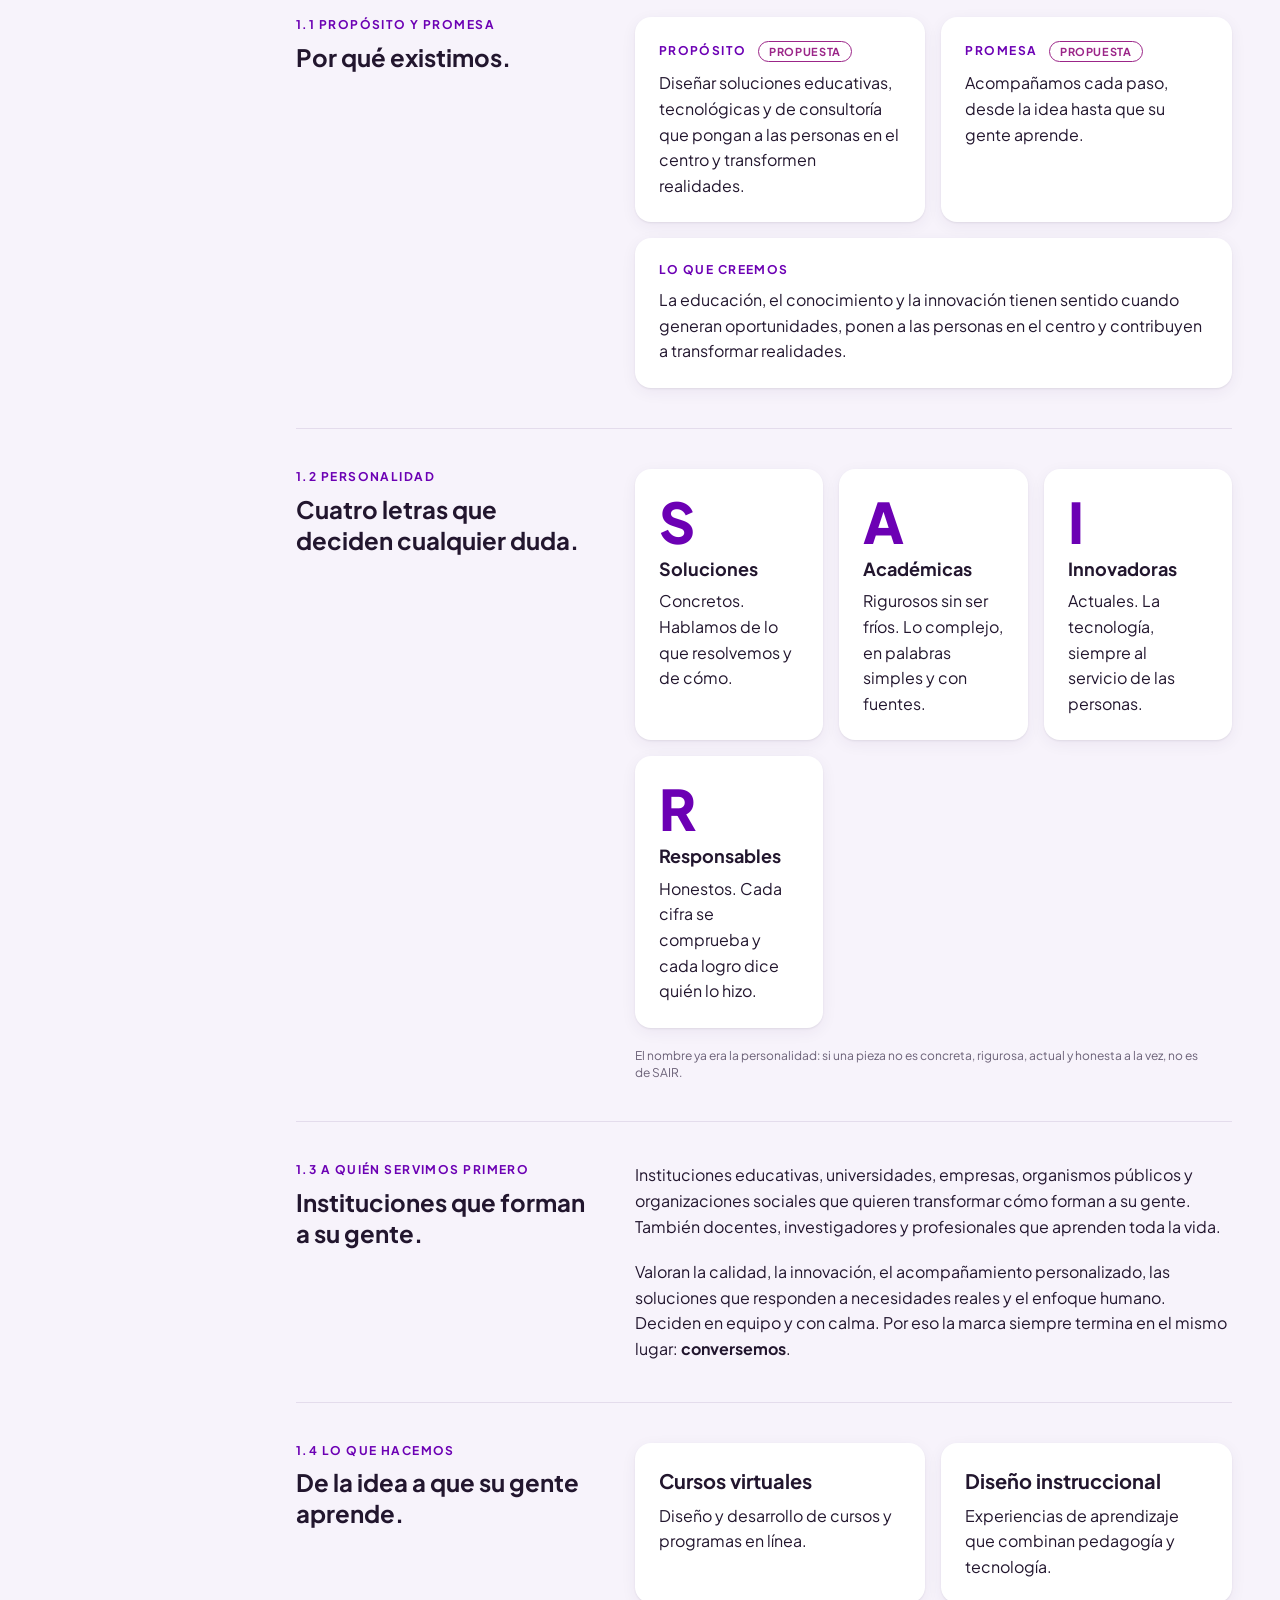
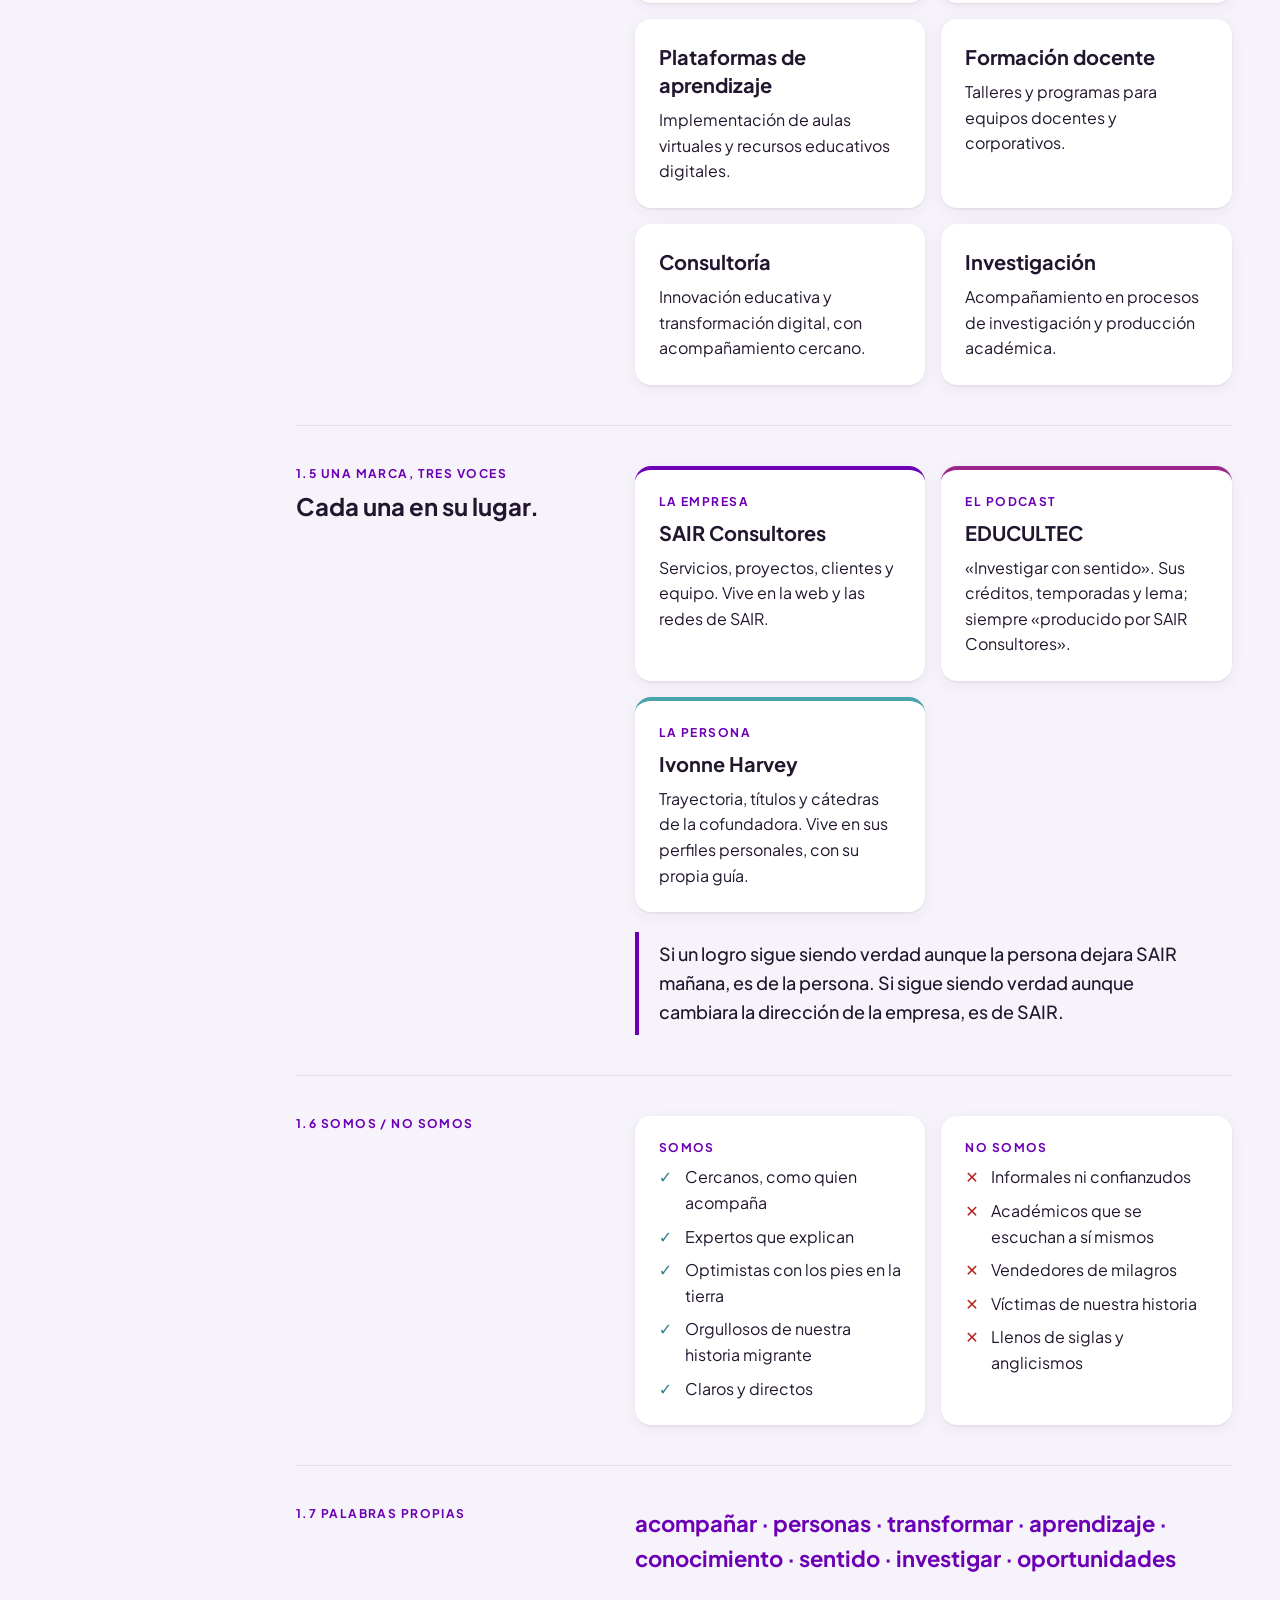
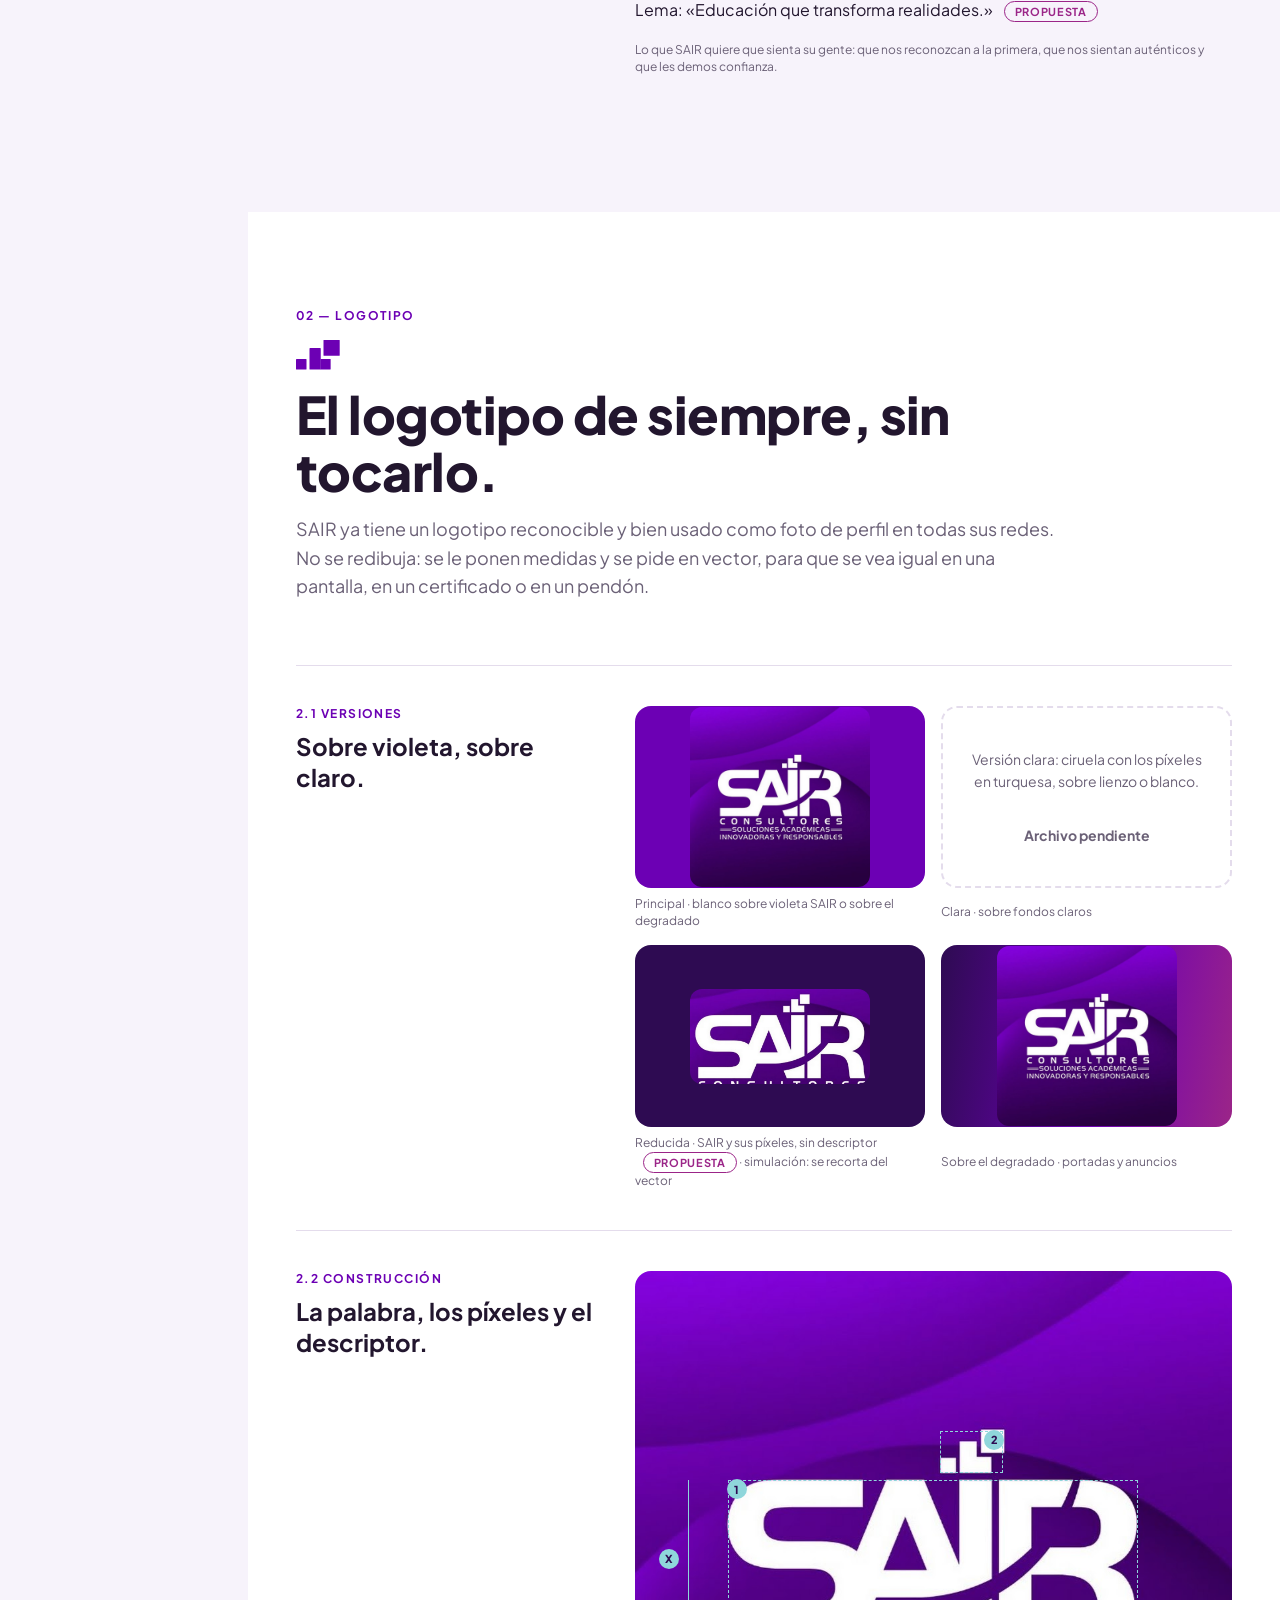
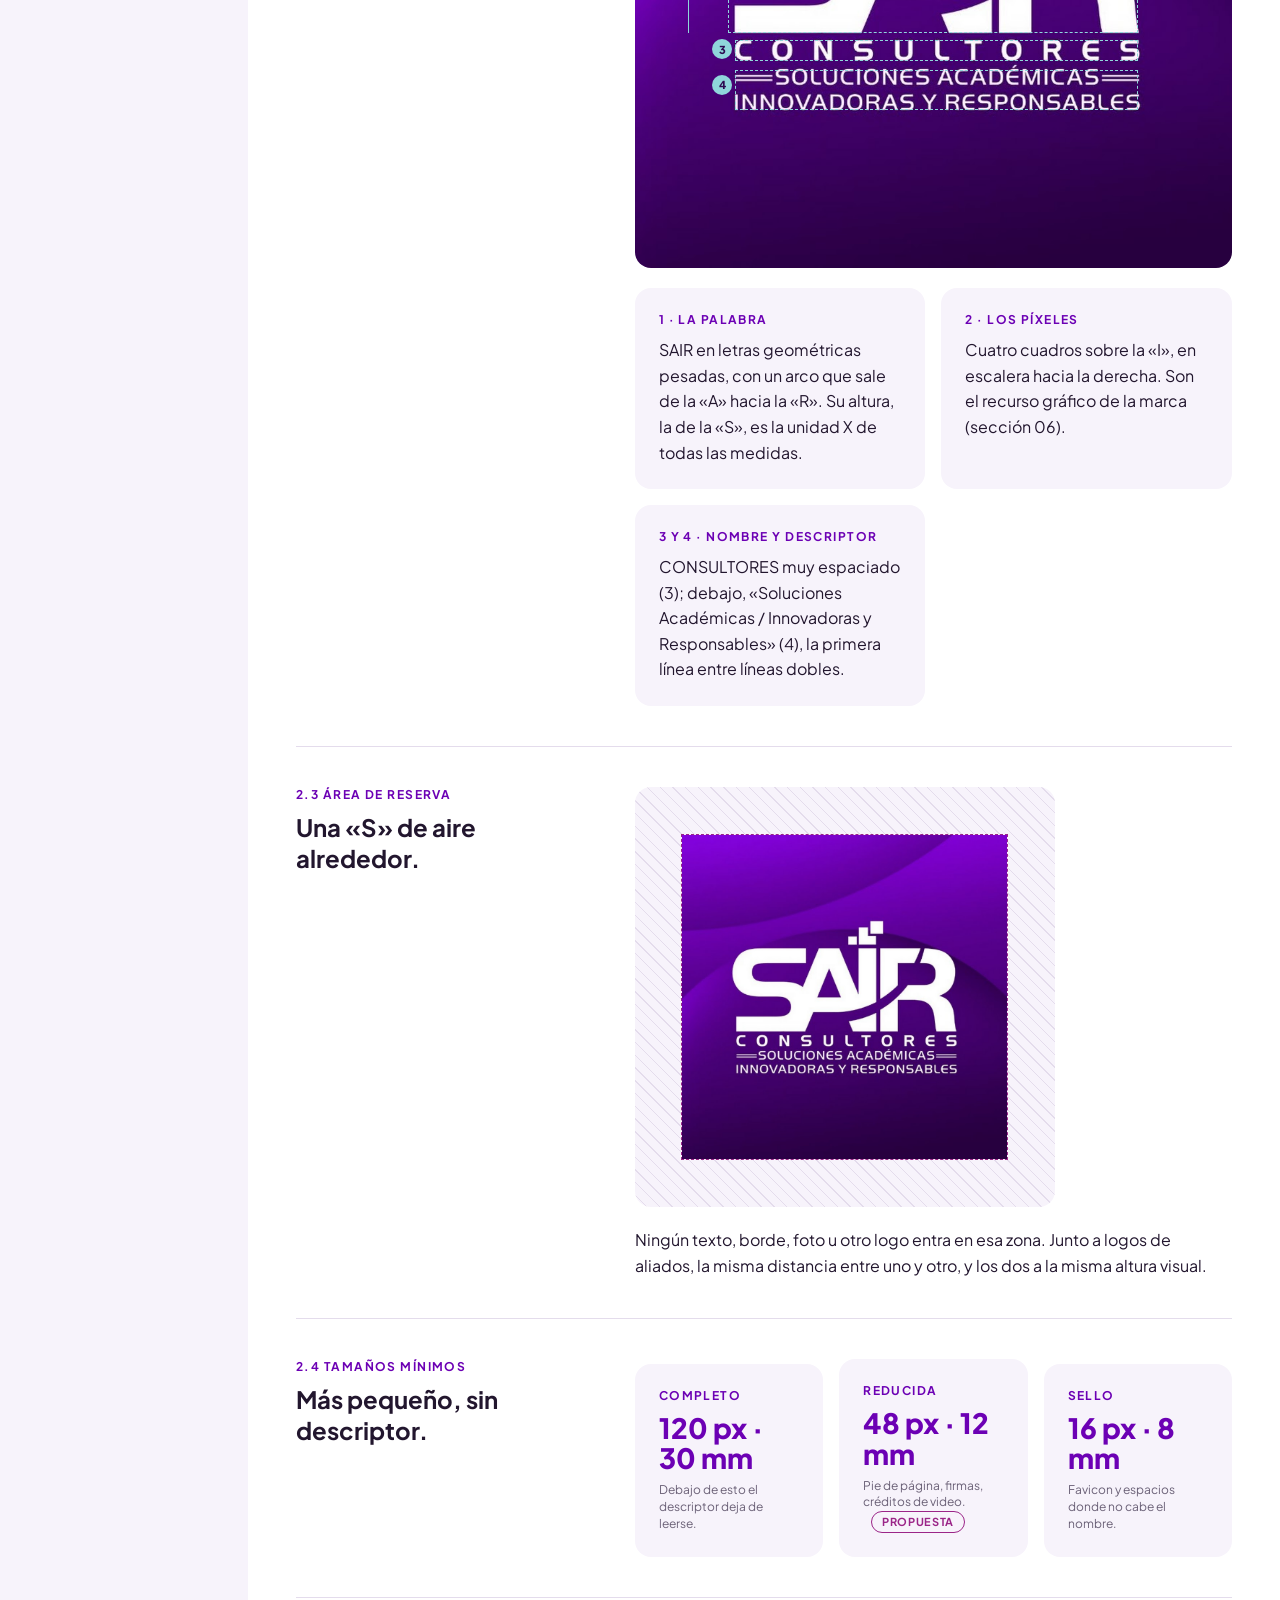
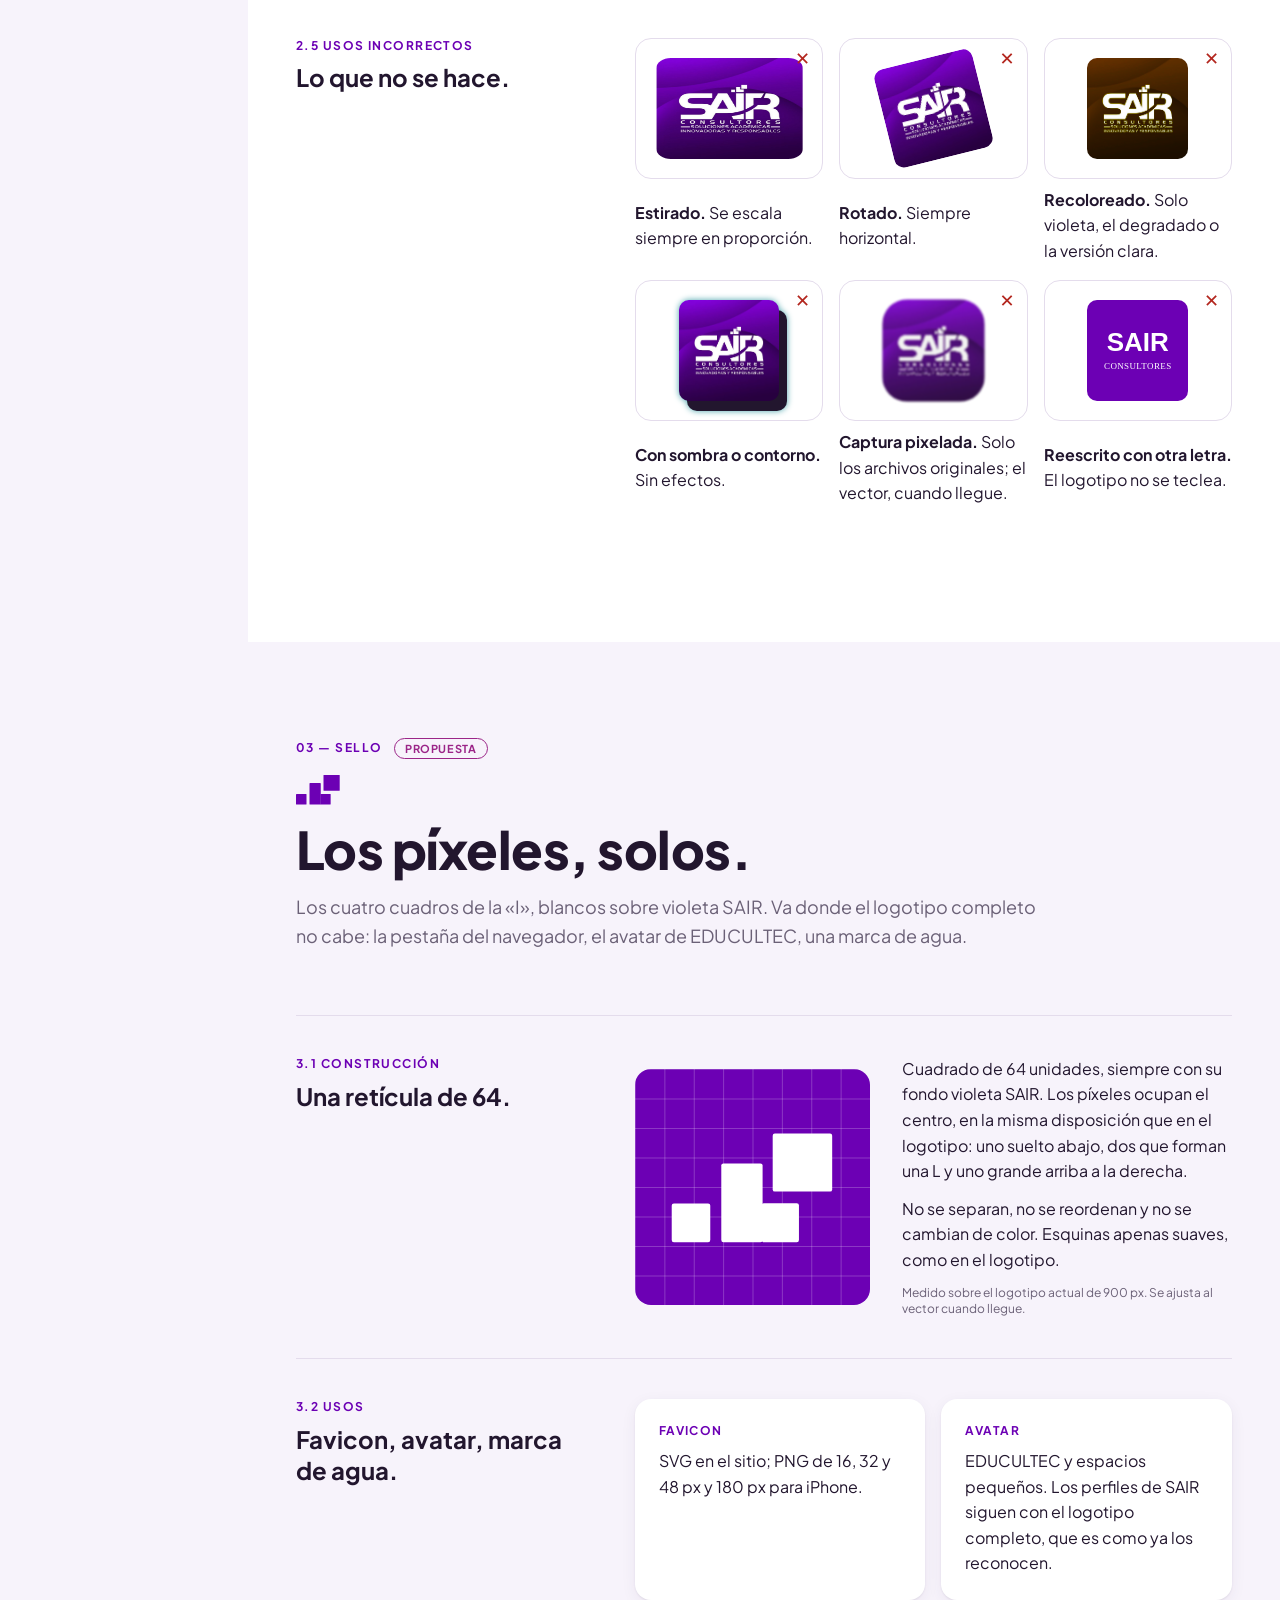
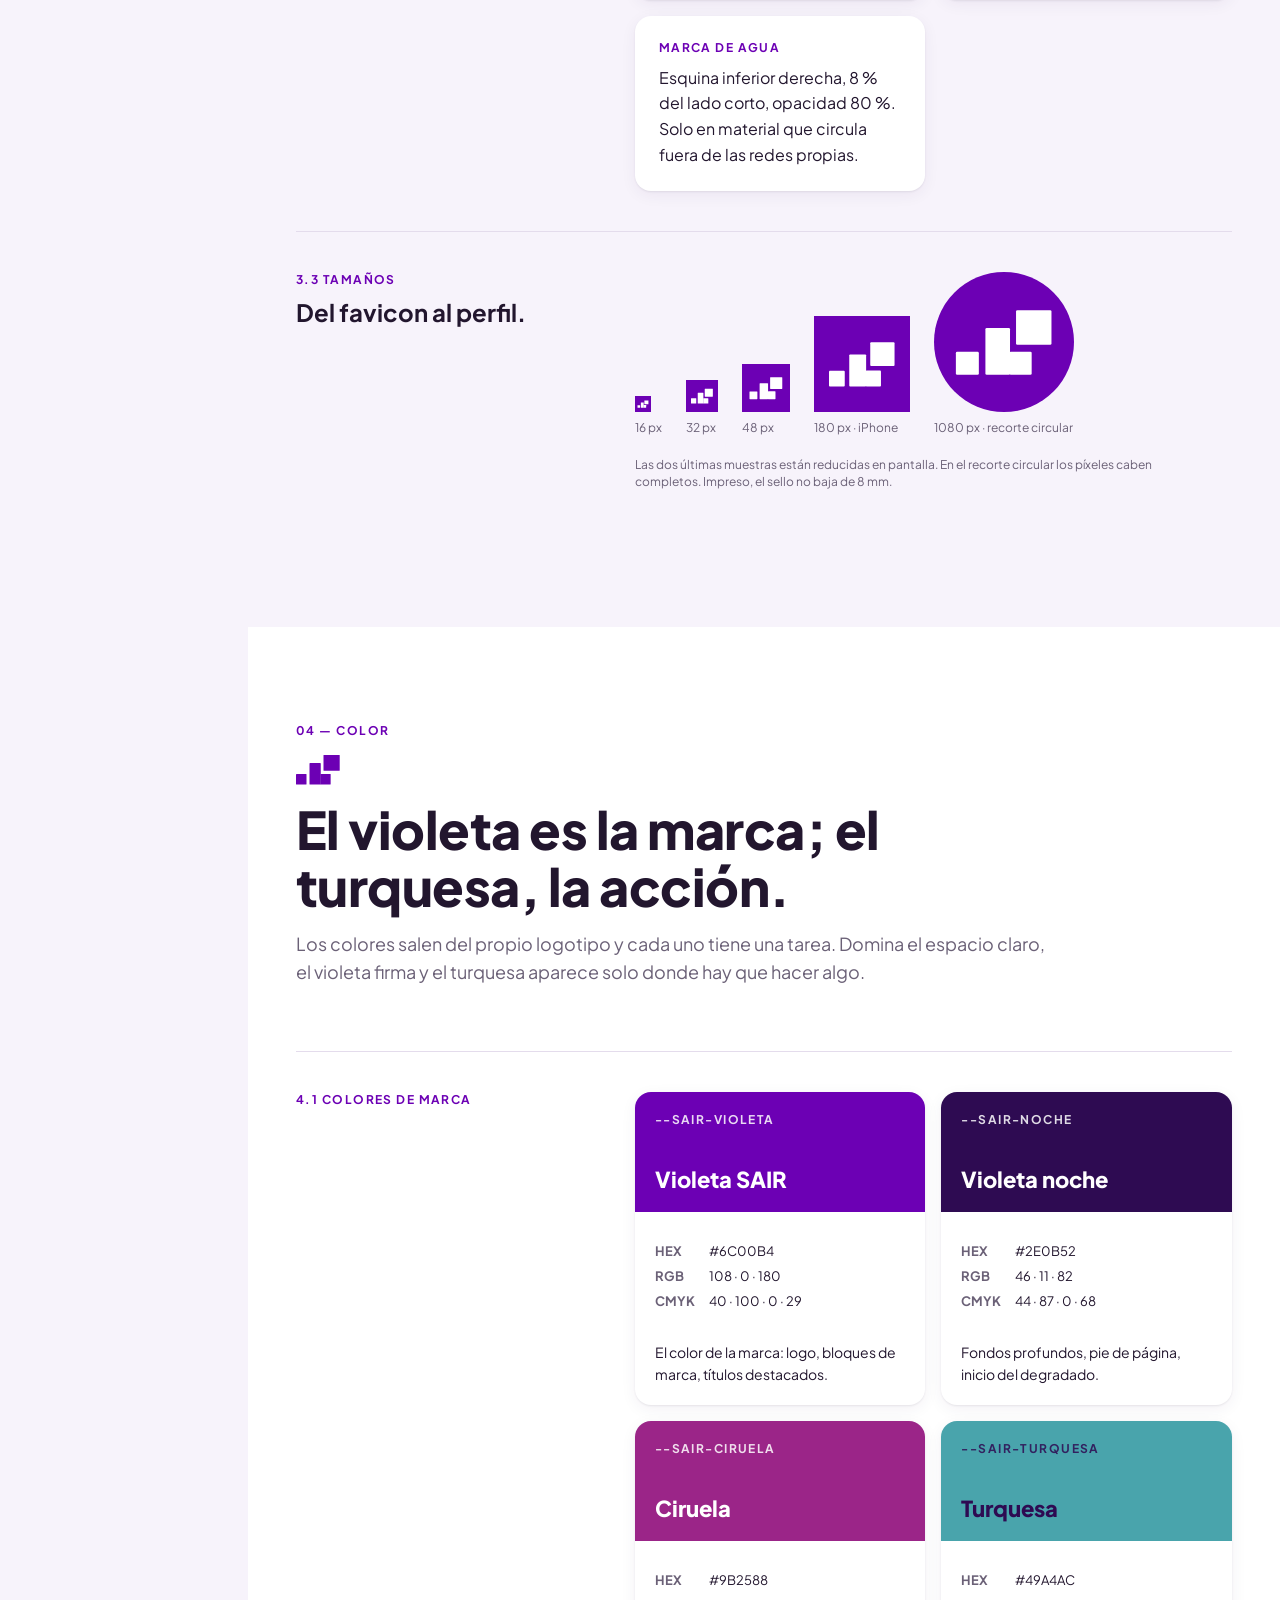
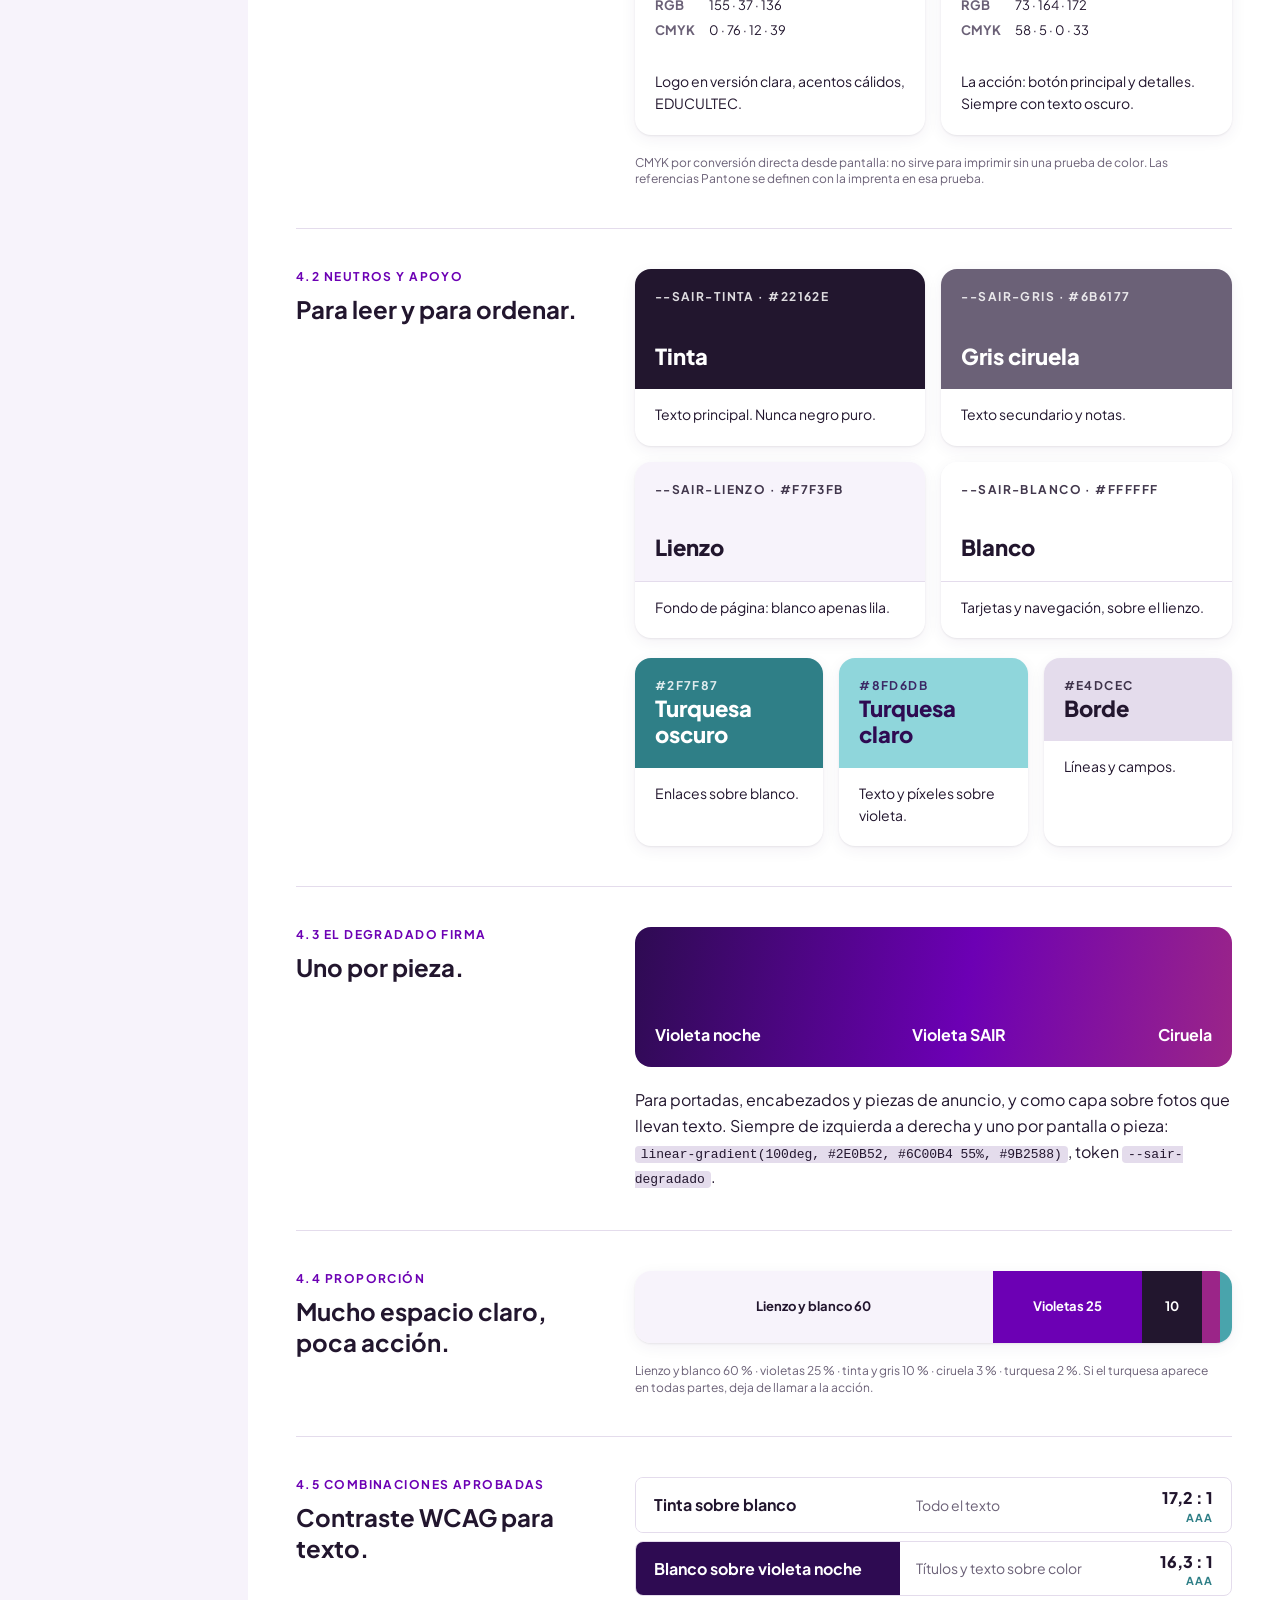
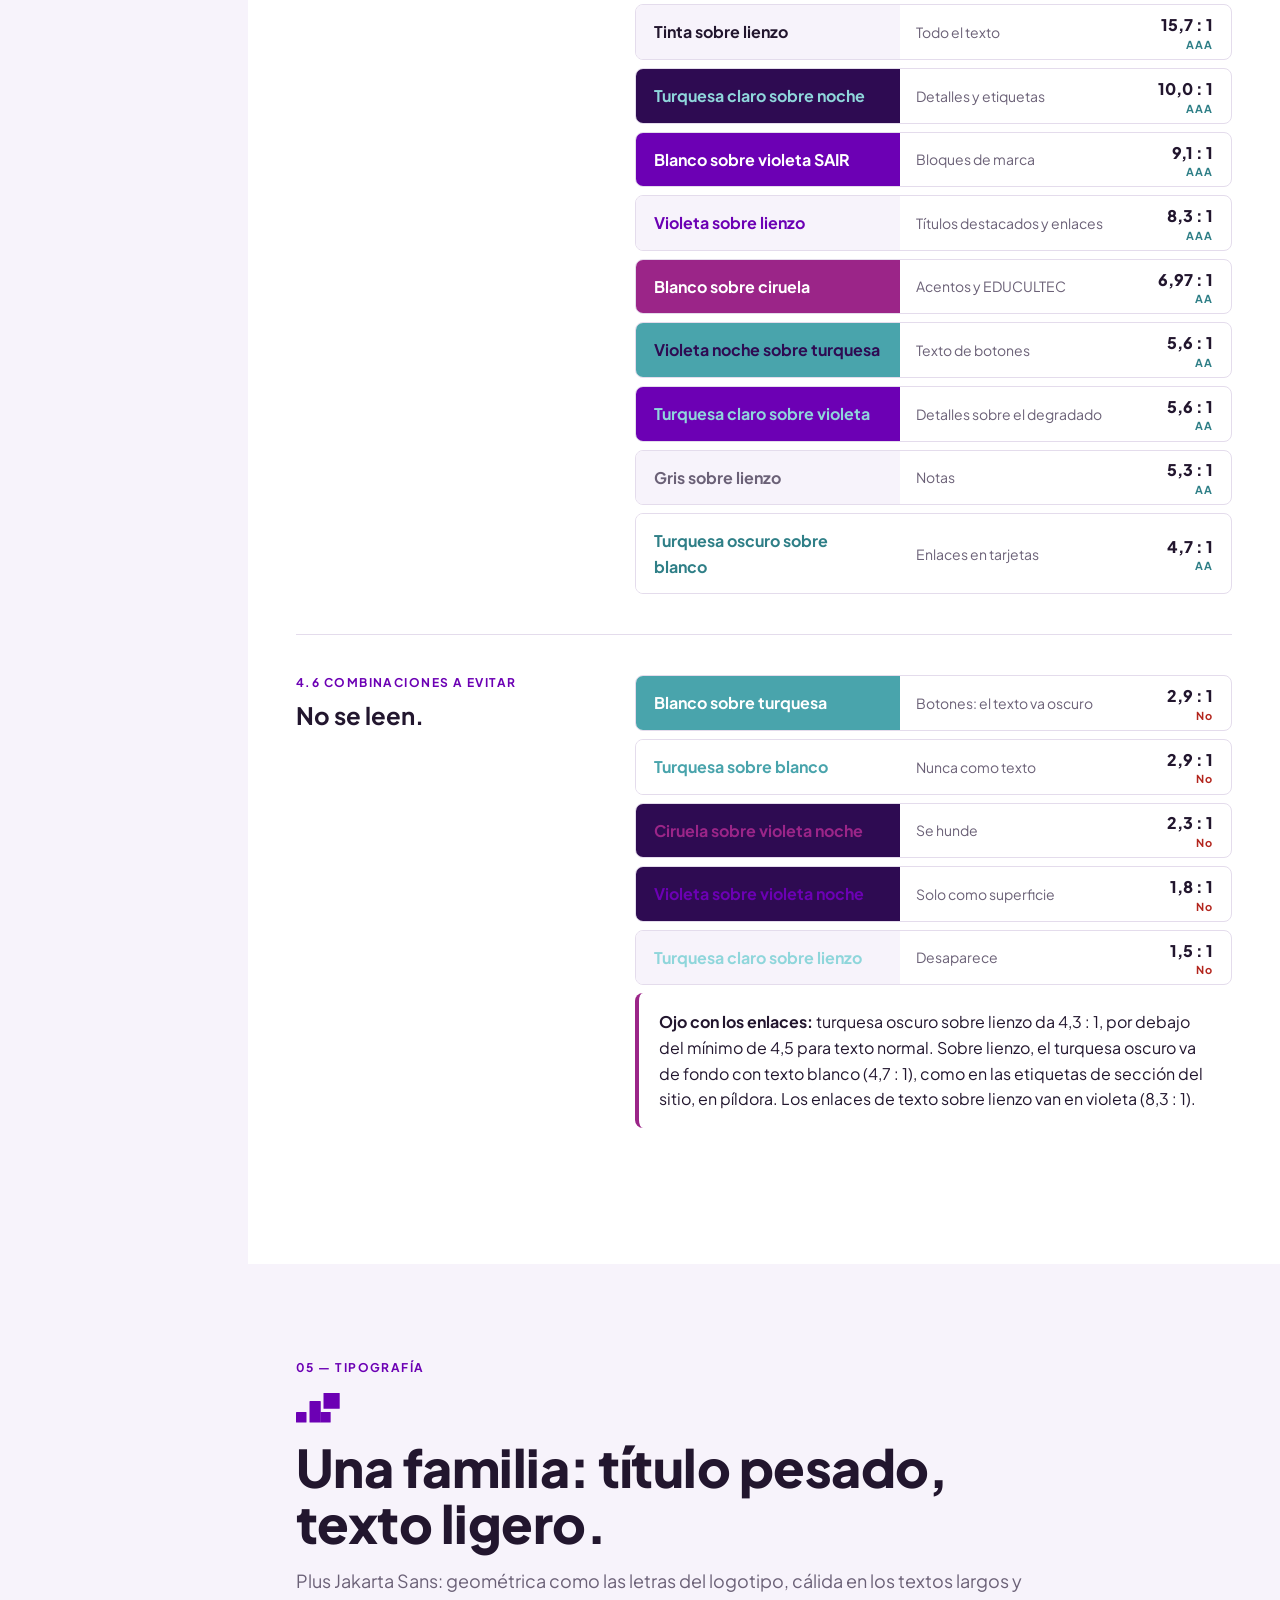
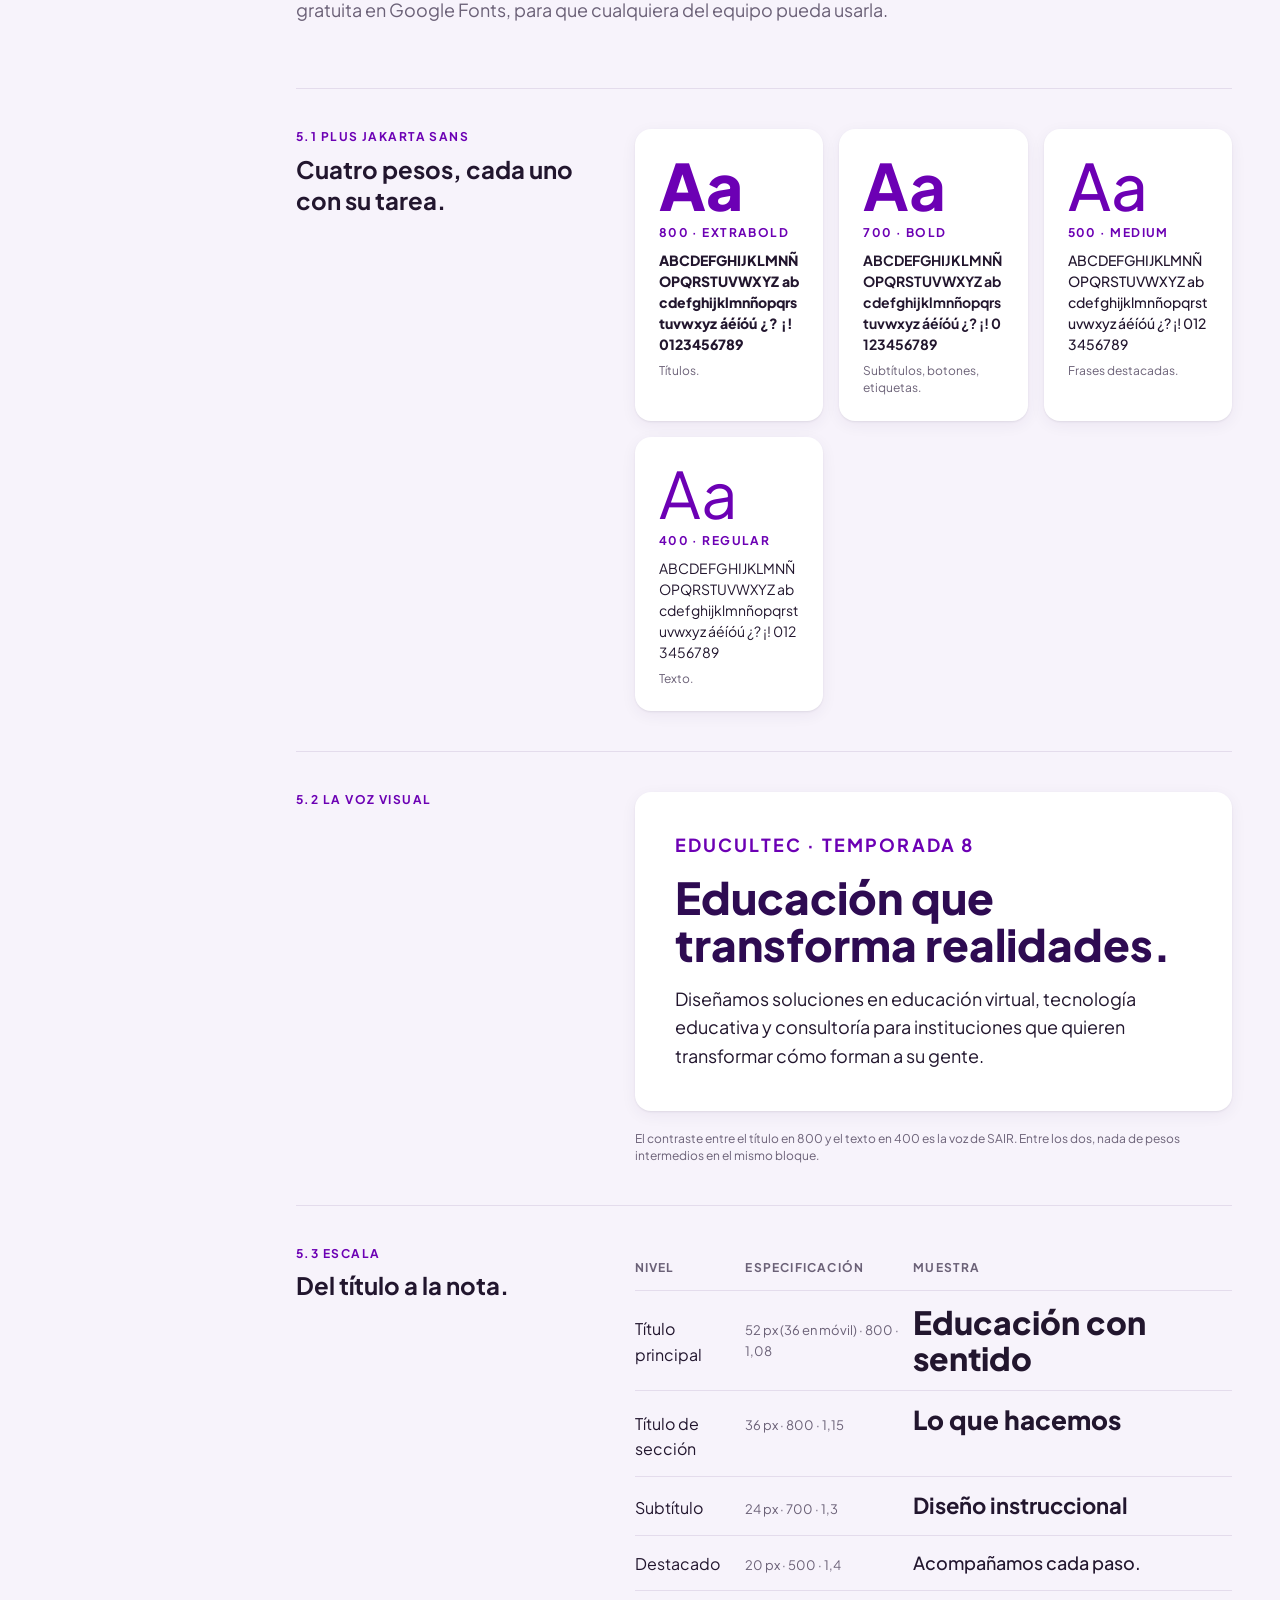
<file: marca/index.html>
<!doctype html>
<html lang="es-PE">
<head>
  <meta charset="utf-8">
  <meta name="viewport" content="width=device-width, initial-scale=1">
  <title>Manual de marca · SAIR Consultores</title>
  <meta name="description" content="Manual de marca de SAIR Consultores: esencia, logotipo, sello, color, tipografía, los píxeles, tono, imagen, redes y aplicaciones. Versión 1.1, noviembre de 2026.">
  <meta name="robots" content="noindex">
  <meta name="theme-color" content="#2E0B52">
  <link rel="icon" href="../assets/img/marca/sello.svg" type="image/svg+xml">
  <link rel="preconnect" href="https://fonts.googleapis.com">
  <link rel="preconnect" href="https://fonts.gstatic.com" crossorigin>
  <link rel="stylesheet" href="../assets/css/sair.css">
  <link rel="stylesheet" href="manual.css">
  <script>document.documentElement.classList.add('js');</script>
</head>
<body>

  <!-- Índice -->
  <aside class="indice" aria-label="Índice del manual">
    <a class="indice-marca" href="#portada">
      <img src="../assets/img/logo-sair-violeta.jpg" alt="SAIR Consultores" width="96" height="96">
      <span class="etiqueta">Manual de marca · v1.1</span>
    </a>
    <nav aria-label="Secciones">
      <ol>
        <li><a class="indice-enlace" href="#portada"><span>00</span>Portada</a></li>
        <li><a class="indice-enlace" href="#esencia"><span>01</span>Esencia</a></li>
        <li><a class="indice-enlace" href="#logotipo"><span>02</span>Logotipo</a></li>
        <li><a class="indice-enlace" href="#sello"><span>03</span>Sello</a></li>
        <li><a class="indice-enlace" href="#color"><span>04</span>Color</a></li>
        <li><a class="indice-enlace" href="#tipografia"><span>05</span>Tipografía</a></li>
        <li><a class="indice-enlace" href="#pixeles"><span>06</span>Los píxeles</a></li>
        <li><a class="indice-enlace" href="#tono"><span>07</span>Tono</a></li>
        <li><a class="indice-enlace" href="#imagen"><span>08</span>Imagen</a></li>
        <li><a class="indice-enlace" href="#redes"><span>09</span>Redes</a></li>
        <li><a class="indice-enlace" href="#aplicaciones"><span>10</span>Aplicaciones</a></li>
        <li><a class="indice-enlace" href="#bundle"><span>11</span>Lo que sigue</a></li>
      </ol>
    </nav>
    <p class="nota indice-pie">16 Ball Creations · 2026</p>
  </aside>

  <main>

    <!-- 00 · Portada -->
    <section class="hoja portada" id="portada" aria-label="Portada del manual">
      <div class="reticula">
        <div class="portada-arriba">
          <p class="etiqueta">00 — Portada</p>
          <p class="etiqueta">Lima · Perú</p>
        </div>
        <img class="portada-logo" src="../assets/img/logo-sair-violeta.jpg" alt="Logotipo de SAIR Consultores: Soluciones Académicas Innovadoras y Responsables" width="900" height="900">
        <svg class="px" viewBox="0 0 44 30" aria-hidden="true"><rect x="0" y="19" width="10.5" height="10.5" rx=".6"/><rect x="13.5" y="8.1" width="11.25" height="21.4" rx=".6"/><rect x="24.5" y="18.9" width="10.15" height="10.6" rx=".6"/><rect x="27.5" y="0" width="16.2" height="15.75" rx=".6"/></svg>
        <h1 class="display">Manual<br>de marca</h1>
        <div class="portada-datos">
          <div>
            <p class="etiqueta">Versión</p>
            <p>1.1 · noviembre de 2026. Reemplaza a la guía de marca 1.0.</p>
          </div>
          <div>
            <p class="etiqueta">Preparado por</p>
            <p>16 Ball Creations, como parte de la propuesta de marca y sitio web de SAIR Consultores.</p>
          </div>
          <div>
            <p class="etiqueta">Cómo usarlo</p>
            <p>Léelo en orden la primera vez; después, vuelve a la sección que necesites. Lo marcado «Propuesta» espera la aprobación de Ivonne y Saúl.</p>
          </div>
        </div>
      </div>
    </section>

    <!-- 01 · Esencia -->
    <section class="hoja" id="esencia">
      <div class="reticula">
        <header class="cabeza">
          <p class="etiqueta">01 — Esencia</p>
          <svg class="px" viewBox="0 0 44 30" aria-hidden="true"><rect x="0" y="19" width="10.5" height="10.5" rx=".6"/><rect x="13.5" y="8.1" width="11.25" height="21.4" rx=".6"/><rect x="24.5" y="18.9" width="10.15" height="10.6" rx=".6"/><rect x="27.5" y="0" width="16.2" height="15.75" rx=".6"/></svg>
          <h2 class="titular">Una idea que nació en una servilleta.</h2>
          <p class="entrada">En 2017, en Venezuela, Saúl jugó en una servilleta con las iniciales de cuatro amigos educadores: Saúl, Aimara, Ivonne y Ruth. En 2018, Ivonne Harvey y Saúl Lugo constituyeron SAIR Consultores en Perú. Antes de cómo se ve la marca, esto es lo que es.</p>
        </header>

        <div class="bloque">
          <div class="bloque-titulo"><p class="etiqueta">1.1 Propósito y promesa</p><h3>Por qué existimos.</h3></div>
          <div class="bloque-cuerpo rejilla-2">
            <div class="ficha"><p class="etiqueta">Propósito <span class="propuesta">Propuesta</span></p><p>Diseñar soluciones educativas, tecnológicas y de consultoría que pongan a las personas en el centro y transformen realidades.</p></div>
            <div class="ficha"><p class="etiqueta">Promesa <span class="propuesta">Propuesta</span></p><p>Acompañamos cada paso, desde la idea hasta que su gente aprende.</p></div>
            <div class="ficha" style="grid-column:1/-1"><p class="etiqueta">Lo que creemos</p><p>La educación, el conocimiento y la innovación tienen sentido cuando generan oportunidades, ponen a las personas en el centro y contribuyen a transformar realidades.</p></div>
          </div>
        </div>

        <div class="bloque">
          <div class="bloque-titulo"><p class="etiqueta">1.2 Personalidad</p><h3>Cuatro letras que deciden cualquier duda.</h3></div>
          <div class="bloque-cuerpo">
            <div class="letras">
              <div class="letra"><b>S</b><h4>Soluciones</h4><p>Concretos. Hablamos de lo que resolvemos y de cómo.</p></div>
              <div class="letra"><b>A</b><h4>Académicas</h4><p>Rigurosos sin ser fríos. Lo complejo, en palabras simples y con fuentes.</p></div>
              <div class="letra"><b>I</b><h4>Innovadoras</h4><p>Actuales. La tecnología, siempre al servicio de las personas.</p></div>
              <div class="letra"><b>R</b><h4>Responsables</h4><p>Honestos. Cada cifra se comprueba y cada logro dice quién lo hizo.</p></div>
            </div>
            <p class="nota">El nombre ya era la personalidad: si una pieza no es concreta, rigurosa, actual y honesta a la vez, no es de SAIR.</p>
          </div>
        </div>

        <div class="bloque">
          <div class="bloque-titulo"><p class="etiqueta">1.3 A quién servimos primero</p><h3>Instituciones que forman a su gente.</h3></div>
          <div class="bloque-cuerpo">
            <p>Instituciones educativas, universidades, empresas, organismos públicos y organizaciones sociales que quieren transformar cómo forman a su gente. También docentes, investigadores y profesionales que aprenden toda la vida.</p>
            <p>Valoran la calidad, la innovación, el acompañamiento personalizado, las soluciones que responden a necesidades reales y el enfoque humano. Deciden en equipo y con calma. Por eso la marca siempre termina en el mismo lugar: <b>conversemos</b>.</p>
          </div>
        </div>

        <div class="bloque">
          <div class="bloque-titulo"><p class="etiqueta">1.4 Lo que hacemos</p><h3>De la idea a que su gente aprende.</h3></div>
          <div class="bloque-cuerpo rejilla">
            <div class="ficha"><h4>Cursos virtuales</h4><p>Diseño y desarrollo de cursos y programas en línea.</p></div>
            <div class="ficha"><h4>Diseño instruccional</h4><p>Experiencias de aprendizaje que combinan pedagogía y tecnología.</p></div>
            <div class="ficha"><h4>Plataformas de aprendizaje</h4><p>Implementación de aulas virtuales y recursos educativos digitales.</p></div>
            <div class="ficha"><h4>Formación docente</h4><p>Talleres y programas para equipos docentes y corporativos.</p></div>
            <div class="ficha"><h4>Consultoría</h4><p>Innovación educativa y transformación digital, con acompañamiento cercano.</p></div>
            <div class="ficha"><h4>Investigación</h4><p>Acompañamiento en procesos de investigación y producción académica.</p></div>
          </div>
        </div>

        <div class="bloque">
          <div class="bloque-titulo"><p class="etiqueta">1.5 Una marca, tres voces</p><h3>Cada una en su lugar.</h3></div>
          <div class="bloque-cuerpo">
            <div class="rejilla voces">
              <div class="ficha"><p class="etiqueta">La empresa</p><h4>SAIR Consultores</h4><p>Servicios, proyectos, clientes y equipo. Vive en la web y las redes de SAIR.</p></div>
              <div class="ficha"><p class="etiqueta">El podcast</p><h4>EDUCULTEC</h4><p>«Investigar con sentido». Sus créditos, temporadas y lema; siempre «producido por SAIR Consultores».</p></div>
              <div class="ficha"><p class="etiqueta">La persona</p><h4>Ivonne Harvey</h4><p>Trayectoria, títulos y cátedras de la cofundadora. Vive en sus perfiles personales, con su propia guía.</p></div>
            </div>
            <p class="regla">Si un logro sigue siendo verdad aunque la persona dejara SAIR mañana, es de la persona. Si sigue siendo verdad aunque cambiara la dirección de la empresa, es de SAIR.</p>
          </div>
        </div>

        <div class="bloque">
          <div class="bloque-titulo"><p class="etiqueta">1.6 Somos / no somos</p></div>
          <div class="bloque-cuerpo sino">
            <div class="ficha si"><p class="etiqueta">Somos</p><ul><li>Cercanos, como quien acompaña</li><li>Expertos que explican</li><li>Optimistas con los pies en la tierra</li><li>Orgullosos de nuestra historia migrante</li><li>Claros y directos</li></ul></div>
            <div class="ficha no"><p class="etiqueta">No somos</p><ul><li>Informales ni confianzudos</li><li>Académicos que se escuchan a sí mismos</li><li>Vendedores de milagros</li><li>Víctimas de nuestra historia</li><li>Llenos de siglas y anglicismos</li></ul></div>
          </div>
        </div>

        <div class="bloque">
          <div class="bloque-titulo"><p class="etiqueta">1.7 Palabras propias</p></div>
          <div class="bloque-cuerpo">
            <p style="font-size:22px;font-weight:700;color:var(--sair-violeta)">acompañar · personas · transformar · aprendizaje · conocimiento · sentido · investigar · oportunidades</p>
            <p>Lema: «Educación que transforma realidades.» <span class="propuesta">Propuesta</span></p>
            <p class="nota">Lo que SAIR quiere que sienta su gente: que nos reconozcan a la primera, que nos sientan auténticos y que les demos confianza.</p>
          </div>
        </div>
      </div>
    </section>

    <!-- 02 · Logotipo -->
    <section class="hoja blanca" id="logotipo">
      <div class="reticula">
        <header class="cabeza">
          <p class="etiqueta">02 — Logotipo</p>
          <svg class="px" viewBox="0 0 44 30" aria-hidden="true"><rect x="0" y="19" width="10.5" height="10.5" rx=".6"/><rect x="13.5" y="8.1" width="11.25" height="21.4" rx=".6"/><rect x="24.5" y="18.9" width="10.15" height="10.6" rx=".6"/><rect x="27.5" y="0" width="16.2" height="15.75" rx=".6"/></svg>
          <h2 class="titular">El logotipo de siempre, sin tocarlo.</h2>
          <p class="entrada">SAIR ya tiene un logotipo reconocible y bien usado como foto de perfil en todas sus redes. No se redibuja: se le ponen medidas y se pide en vector, para que se vea igual en una pantalla, en un certificado o en un pendón.</p>
        </header>

        <div class="bloque">
          <div class="bloque-titulo"><p class="etiqueta">2.1 Versiones</p><h3>Sobre violeta, sobre claro.</h3></div>
          <div class="bloque-cuerpo versiones">
            <figure class="version">
              <div class="version-caja" style="background:var(--sair-violeta)"><img src="../assets/img/logo-sair-violeta.jpg" alt="Versión principal: blanco sobre violeta" loading="lazy" width="900" height="900"></div>
              <figcaption class="nota">Principal · blanco sobre violeta SAIR o sobre el degradado</figcaption>
            </figure>
            <figure class="version">
              <div class="version-caja pendiente">Versión clara: ciruela con los píxeles en turquesa, sobre lienzo o blanco.<br><b>Archivo pendiente</b></div>
              <figcaption class="nota">Clara · sobre fondos claros</figcaption>
            </figure>
            <figure class="version">
              <div class="version-caja" style="background:var(--sair-noche)"><div class="recorte" role="img" aria-label="Versión reducida: SAIR con sus píxeles, sin CONSULTORES ni descriptor"></div></div>
              <figcaption class="nota">Reducida · SAIR y sus píxeles, sin descriptor <span class="propuesta">Propuesta</span> · simulación: se recorta del vector</figcaption>
            </figure>
            <figure class="version">
              <div class="version-caja" style="background:var(--sair-degradado)"><img src="../assets/img/logo-sair-violeta.jpg" alt="Versión principal sobre el degradado firma" loading="lazy" width="900" height="900"></div>
              <figcaption class="nota">Sobre el degradado · portadas y anuncios</figcaption>
            </figure>
          </div>
        </div>

        <div class="bloque">
          <div class="bloque-titulo"><p class="etiqueta">2.2 Construcción</p><h3>La palabra, los píxeles y el descriptor.</h3></div>
          <div class="bloque-cuerpo">
            <div class="construccion">
              <img src="../assets/img/logo-sair-violeta.jpg" alt="Logotipo con sus partes señaladas" loading="lazy" width="900" height="900">
              <div class="cota" style="left:15.6%;top:35%;width:68.7%;height:25.6%"><span style="left:-2px;top:-2px">1</span></div>
              <div class="cota" style="left:51.2%;top:26.7%;width:10.5%;height:7.1%"><span style="right:-2px;top:-2px">2</span></div>
              <div class="cota" style="left:16.8%;top:61.8%;width:67.4%;height:3.4%"><span style="left:-24px;top:-2px">3</span></div>
              <div class="cota" style="left:16.8%;top:66.7%;width:67.4%;height:6.8%"><span style="left:-24px;top:4px">4</span></div>
              <div class="cota cota-x" style="left:9%;top:35%;width:0;height:25.6%"><span style="left:-30px;top:45%">X</span></div>
            </div>
            <div class="rejilla">
              <div class="ficha"><p class="etiqueta">1 · La palabra</p><p>SAIR en letras geométricas pesadas, con un arco que sale de la «A» hacia la «R». Su altura, la de la «S», es la unidad X de todas las medidas.</p></div>
              <div class="ficha"><p class="etiqueta">2 · Los píxeles</p><p>Cuatro cuadros sobre la «I», en escalera hacia la derecha. Son el recurso gráfico de la marca (sección 06).</p></div>
              <div class="ficha"><p class="etiqueta">3 y 4 · Nombre y descriptor</p><p>CONSULTORES muy espaciado (3); debajo, «Soluciones Académicas / Innovadoras y Responsables» (4), la primera línea entre líneas dobles.</p></div>
            </div>
          </div>
        </div>

        <div class="bloque">
          <div class="bloque-titulo"><p class="etiqueta">2.3 Área de reserva</p><h3>Una «S» de aire alrededor.</h3></div>
          <div class="bloque-cuerpo">
            <div class="reserva" style="max-width:420px"><img src="../assets/img/logo-sair-violeta.jpg" alt="Logotipo con su área de reserva" loading="lazy" width="900" height="900"></div>
            <p>Ningún texto, borde, foto u otro logo entra en esa zona. Junto a logos de aliados, la misma distancia entre uno y otro, y los dos a la misma altura visual.</p>
          </div>
        </div>

        <div class="bloque">
          <div class="bloque-titulo"><p class="etiqueta">2.4 Tamaños mínimos</p><h3>Más pequeño, sin descriptor.</h3></div>
          <div class="bloque-cuerpo minimos">
            <div class="ficha"><p class="etiqueta">Completo</p><p class="cifra">120 px · 30 mm</p><p class="nota">Debajo de esto el descriptor deja de leerse.</p></div>
            <div class="ficha"><p class="etiqueta">Reducida</p><p class="cifra">48 px · 12 mm</p><p class="nota">Pie de página, firmas, créditos de video. <span class="propuesta">Propuesta</span></p></div>
            <div class="ficha"><p class="etiqueta">Sello</p><p class="cifra">16 px · 8 mm</p><p class="nota">Favicon y espacios donde no cabe el nombre.</p></div>
          </div>
        </div>

        <div class="bloque">
          <div class="bloque-titulo"><p class="etiqueta">2.5 Usos incorrectos</p><h3>Lo que no se hace.</h3></div>
          <div class="bloque-cuerpo incorrectos">
            <figure class="incorrecto"><div class="incorrecto-caja mal-estirado"><img src="../assets/img/logo-sair-violeta.jpg" alt="" loading="lazy"></div><figcaption><b>Estirado.</b> Se escala siempre en proporción.</figcaption></figure>
            <figure class="incorrecto"><div class="incorrecto-caja mal-rotado"><img src="../assets/img/logo-sair-violeta.jpg" alt="" loading="lazy"></div><figcaption><b>Rotado.</b> Siempre horizontal.</figcaption></figure>
            <figure class="incorrecto"><div class="incorrecto-caja mal-color"><img src="../assets/img/logo-sair-violeta.jpg" alt="" loading="lazy"></div><figcaption><b>Recoloreado.</b> Solo violeta, el degradado o la versión clara.</figcaption></figure>
            <figure class="incorrecto"><div class="incorrecto-caja mal-sombra"><img src="../assets/img/logo-sair-violeta.jpg" alt="" loading="lazy"></div><figcaption><b>Con sombra o contorno.</b> Sin efectos.</figcaption></figure>
            <figure class="incorrecto"><div class="incorrecto-caja mal-pixel"><img src="../assets/img/logo-sair-violeta.jpg" alt="" width="60" height="60"></div><figcaption><b>Captura pixelada.</b> Solo los archivos originales; el vector, cuando llegue.</figcaption></figure>
            <figure class="incorrecto"><div class="incorrecto-caja"><div class="mal-letra">SAIR<small>CONSULTORES</small></div></div><figcaption><b>Reescrito con otra letra.</b> El logotipo no se teclea.</figcaption></figure>
          </div>
        </div>
      </div>
    </section>

    <!-- 03 · Sello -->
    <section class="hoja" id="sello">
      <div class="reticula">
        <header class="cabeza">
          <p class="etiqueta">03 — Sello <span class="propuesta">Propuesta</span></p>
          <svg class="px" viewBox="0 0 44 30" aria-hidden="true"><rect x="0" y="19" width="10.5" height="10.5" rx=".6"/><rect x="13.5" y="8.1" width="11.25" height="21.4" rx=".6"/><rect x="24.5" y="18.9" width="10.15" height="10.6" rx=".6"/><rect x="27.5" y="0" width="16.2" height="15.75" rx=".6"/></svg>
          <h2 class="titular">Los píxeles, solos.</h2>
          <p class="entrada">Los cuatro cuadros de la «I», blancos sobre violeta SAIR. Va donde el logotipo completo no cabe: la pestaña del navegador, el avatar de EDUCULTEC, una marca de agua.</p>
        </header>

        <div class="bloque">
          <div class="bloque-titulo"><p class="etiqueta">3.1 Construcción</p><h3>Una retícula de 64.</h3></div>
          <div class="bloque-cuerpo sello-grande">
            <div class="sello-reticula"><img src="../assets/img/marca/sello.svg" alt="Sello de SAIR sobre retícula de 8 × 8" width="320" height="320"></div>
            <div style="display:grid;gap:12px">
              <p>Cuadrado de 64 unidades, siempre con su fondo violeta SAIR. Los píxeles ocupan el centro, en la misma disposición que en el logotipo: uno suelto abajo, dos que forman una L y uno grande arriba a la derecha.</p>
              <p>No se separan, no se reordenan y no se cambian de color. Esquinas apenas suaves, como en el logotipo.</p>
              <p class="nota">Medido sobre el logotipo actual de 900 px. Se ajusta al vector cuando llegue.</p>
            </div>
          </div>
        </div>

        <div class="bloque">
          <div class="bloque-titulo"><p class="etiqueta">3.2 Usos</p><h3>Favicon, avatar, marca de agua.</h3></div>
          <div class="bloque-cuerpo rejilla">
            <div class="ficha"><p class="etiqueta">Favicon</p><p>SVG en el sitio; PNG de 16, 32 y 48 px y 180 px para iPhone.</p></div>
            <div class="ficha"><p class="etiqueta">Avatar</p><p>EDUCULTEC y espacios pequeños. Los perfiles de SAIR siguen con el logotipo completo, que es como ya los reconocen.</p></div>
            <div class="ficha"><p class="etiqueta">Marca de agua</p><p>Esquina inferior derecha, 8 % del lado corto, opacidad 80 %. Solo en material que circula fuera de las redes propias.</p></div>
          </div>
        </div>

        <div class="bloque">
          <div class="bloque-titulo"><p class="etiqueta">3.3 Tamaños</p><h3>Del favicon al perfil.</h3></div>
          <div class="bloque-cuerpo">
            <div class="tamanos">
              <figure><img src="../assets/img/marca/sello.svg" alt="" width="16" height="16"><figcaption class="nota">16 px</figcaption></figure>
              <figure><img src="../assets/img/marca/sello.svg" alt="" width="32" height="32"><figcaption class="nota">32 px</figcaption></figure>
              <figure><img src="../assets/img/marca/sello.svg" alt="" width="48" height="48"><figcaption class="nota">48 px</figcaption></figure>
              <figure><img src="../assets/img/marca/sello.svg" alt="" width="96" height="96"><figcaption class="nota">180 px · iPhone</figcaption></figure>
              <figure><img class="redondo" src="../assets/img/marca/sello.svg" alt="" width="140" height="140"><figcaption class="nota">1080 px · recorte circular</figcaption></figure>
            </div>
            <p class="nota">Las dos últimas muestras están reducidas en pantalla. En el recorte circular los píxeles caben completos. Impreso, el sello no baja de 8 mm.</p>
          </div>
        </div>
      </div>
    </section>

    <!-- 04 · Color -->
    <section class="hoja blanca" id="color">
      <div class="reticula">
        <header class="cabeza">
          <p class="etiqueta">04 — Color</p>
          <svg class="px" viewBox="0 0 44 30" aria-hidden="true"><rect x="0" y="19" width="10.5" height="10.5" rx=".6"/><rect x="13.5" y="8.1" width="11.25" height="21.4" rx=".6"/><rect x="24.5" y="18.9" width="10.15" height="10.6" rx=".6"/><rect x="27.5" y="0" width="16.2" height="15.75" rx=".6"/></svg>
          <h2 class="titular">El violeta es la marca; el turquesa, la acción.</h2>
          <p class="entrada">Los colores salen del propio logotipo y cada uno tiene una tarea. Domina el espacio claro, el violeta firma y el turquesa aparece solo donde hay que hacer algo.</p>
        </header>

        <div class="bloque">
          <div class="bloque-titulo"><p class="etiqueta">4.1 Colores de marca</p></div>
          <div class="bloque-cuerpo">
            <div class="muestras">
              <div class="muestra"><div class="muestra-color" style="background:var(--sair-violeta);color:#fff"><span class="etiqueta">--sair-violeta</span><span class="nombre">Violeta SAIR</span></div><dl class="muestra-datos"><dt>HEX</dt><dd>#6C00B4</dd><dt>RGB</dt><dd>108 · 0 · 180</dd><dt>CMYK</dt><dd>40 · 100 · 0 · 29</dd></dl><p class="muestra-uso">El color de la marca: logo, bloques de marca, títulos destacados.</p></div>
              <div class="muestra"><div class="muestra-color" style="background:var(--sair-noche);color:#fff"><span class="etiqueta">--sair-noche</span><span class="nombre">Violeta noche</span></div><dl class="muestra-datos"><dt>HEX</dt><dd>#2E0B52</dd><dt>RGB</dt><dd>46 · 11 · 82</dd><dt>CMYK</dt><dd>44 · 87 · 0 · 68</dd></dl><p class="muestra-uso">Fondos profundos, pie de página, inicio del degradado.</p></div>
              <div class="muestra"><div class="muestra-color" style="background:var(--sair-ciruela);color:#fff"><span class="etiqueta">--sair-ciruela</span><span class="nombre">Ciruela</span></div><dl class="muestra-datos"><dt>HEX</dt><dd>#9B2588</dd><dt>RGB</dt><dd>155 · 37 · 136</dd><dt>CMYK</dt><dd>0 · 76 · 12 · 39</dd></dl><p class="muestra-uso">Logo en versión clara, acentos cálidos, EDUCULTEC.</p></div>
              <div class="muestra"><div class="muestra-color" style="background:var(--sair-turquesa);color:var(--sair-noche)"><span class="etiqueta">--sair-turquesa</span><span class="nombre">Turquesa</span></div><dl class="muestra-datos"><dt>HEX</dt><dd>#49A4AC</dd><dt>RGB</dt><dd>73 · 164 · 172</dd><dt>CMYK</dt><dd>58 · 5 · 0 · 33</dd></dl><p class="muestra-uso">La acción: botón principal y detalles. Siempre con texto oscuro.</p></div>
            </div>
            <p class="nota">CMYK por conversión directa desde pantalla: no sirve para imprimir sin una prueba de color. Las referencias Pantone se definen con la imprenta en esa prueba.</p>
          </div>
        </div>

        <div class="bloque">
          <div class="bloque-titulo"><p class="etiqueta">4.2 Neutros y apoyo</p><h3>Para leer y para ordenar.</h3></div>
          <div class="bloque-cuerpo">
            <div class="muestras">
              <div class="muestra"><div class="muestra-color" style="background:var(--sair-tinta);color:#fff"><span class="etiqueta">--sair-tinta · #22162E</span><span class="nombre">Tinta</span></div><p class="muestra-uso" style="padding-top:14px">Texto principal. Nunca negro puro.</p></div>
              <div class="muestra"><div class="muestra-color" style="background:var(--sair-gris);color:#fff"><span class="etiqueta">--sair-gris · #6B6177</span><span class="nombre">Gris ciruela</span></div><p class="muestra-uso" style="padding-top:14px">Texto secundario y notas.</p></div>
              <div class="muestra"><div class="muestra-color" style="background:var(--sair-lienzo);color:var(--sair-tinta);border-bottom:1px solid var(--sair-borde)"><span class="etiqueta">--sair-lienzo · #F7F3FB</span><span class="nombre">Lienzo</span></div><p class="muestra-uso" style="padding-top:14px">Fondo de página: blanco apenas lila.</p></div>
              <div class="muestra"><div class="muestra-color" style="background:#fff;color:var(--sair-tinta);border-bottom:1px solid var(--sair-borde)"><span class="etiqueta">--sair-blanco · #FFFFFF</span><span class="nombre">Blanco</span></div><p class="muestra-uso" style="padding-top:14px">Tarjetas y navegación, sobre el lienzo.</p></div>
            </div>
            <div class="apoyo">
              <div class="muestra"><div class="muestra-color" style="background:var(--sair-turquesa-osc);color:#fff"><span class="etiqueta">#2F7F87</span><span class="nombre">Turquesa oscuro</span></div><p class="muestra-uso" style="padding-top:14px">Enlaces sobre blanco.</p></div>
              <div class="muestra"><div class="muestra-color" style="background:var(--sair-turquesa-claro);color:var(--sair-noche)"><span class="etiqueta">#8FD6DB</span><span class="nombre">Turquesa claro</span></div><p class="muestra-uso" style="padding-top:14px">Texto y píxeles sobre violeta.</p></div>
              <div class="muestra"><div class="muestra-color" style="background:var(--sair-borde);color:var(--sair-tinta)"><span class="etiqueta">#E4DCEC</span><span class="nombre">Borde</span></div><p class="muestra-uso" style="padding-top:14px">Líneas y campos.</p></div>
            </div>
          </div>
        </div>

        <div class="bloque">
          <div class="bloque-titulo"><p class="etiqueta">4.3 El degradado firma</p><h3>Uno por pieza.</h3></div>
          <div class="bloque-cuerpo">
            <div class="degradado-muestra"><span>Violeta noche</span><span>Violeta SAIR</span><span>Ciruela</span></div>
            <p>Para portadas, encabezados y piezas de anuncio, y como capa sobre fotos que llevan texto. Siempre de izquierda a derecha y uno por pantalla o pieza: <code>linear-gradient(100deg, #2E0B52, #6C00B4 55%, #9B2588)</code>, token <code>--sair-degradado</code>.</p>
          </div>
        </div>

        <div class="bloque">
          <div class="bloque-titulo"><p class="etiqueta">4.4 Proporción</p><h3>Mucho espacio claro, poca acción.</h3></div>
          <div class="bloque-cuerpo">
            <div class="proporcion" role="img" aria-label="Proporción de uso: lienzo y blanco 60 %, violetas 25 %, tinta y gris 10 %, ciruela 3 %, turquesa 2 %">
              <div style="flex:60;background:var(--sair-lienzo);color:var(--sair-tinta)">Lienzo y blanco 60</div>
              <div style="flex:25;background:var(--sair-violeta);color:#fff">Violetas 25</div>
              <div style="flex:10;background:var(--sair-tinta);color:#fff">10</div>
              <div style="flex:3;background:var(--sair-ciruela)"></div>
              <div style="flex:2;background:var(--sair-turquesa)"></div>
            </div>
            <p class="nota">Lienzo y blanco 60 % · violetas 25 % · tinta y gris 10 % · ciruela 3 % · turquesa 2 %. Si el turquesa aparece en todas partes, deja de llamar a la acción.</p>
          </div>
        </div>

        <div class="bloque">
          <div class="bloque-titulo"><p class="etiqueta">4.5 Combinaciones aprobadas</p><h3>Contraste WCAG para texto.</h3></div>
          <div class="bloque-cuerpo combos">
            <div class="combo"><div class="combo-muestra" style="background:#fff;color:var(--sair-tinta)">Tinta sobre blanco</div><span class="combo-uso">Todo el texto</span><span class="combo-dato">17,2 : 1<small>AAA</small></span></div>
            <div class="combo"><div class="combo-muestra" style="background:var(--sair-noche);color:#fff">Blanco sobre violeta noche</div><span class="combo-uso">Títulos y texto sobre color</span><span class="combo-dato">16,3 : 1<small>AAA</small></span></div>
            <div class="combo"><div class="combo-muestra" style="background:var(--sair-lienzo);color:var(--sair-tinta)">Tinta sobre lienzo</div><span class="combo-uso">Todo el texto</span><span class="combo-dato">15,7 : 1<small>AAA</small></span></div>
            <div class="combo"><div class="combo-muestra" style="background:var(--sair-noche);color:var(--sair-turquesa-claro)">Turquesa claro sobre noche</div><span class="combo-uso">Detalles y etiquetas</span><span class="combo-dato">10,0 : 1<small>AAA</small></span></div>
            <div class="combo"><div class="combo-muestra" style="background:var(--sair-violeta);color:#fff">Blanco sobre violeta SAIR</div><span class="combo-uso">Bloques de marca</span><span class="combo-dato">9,1 : 1<small>AAA</small></span></div>
            <div class="combo"><div class="combo-muestra" style="background:var(--sair-lienzo);color:var(--sair-violeta)">Violeta sobre lienzo</div><span class="combo-uso">Títulos destacados y enlaces</span><span class="combo-dato">8,3 : 1<small>AAA</small></span></div>
            <div class="combo"><div class="combo-muestra" style="background:var(--sair-ciruela);color:#fff">Blanco sobre ciruela</div><span class="combo-uso">Acentos y EDUCULTEC</span><span class="combo-dato">6,97 : 1<small>AA</small></span></div>
            <div class="combo"><div class="combo-muestra" style="background:var(--sair-turquesa);color:var(--sair-noche)">Violeta noche sobre turquesa</div><span class="combo-uso">Texto de botones</span><span class="combo-dato">5,6 : 1<small>AA</small></span></div>
            <div class="combo"><div class="combo-muestra" style="background:var(--sair-violeta);color:var(--sair-turquesa-claro)">Turquesa claro sobre violeta</div><span class="combo-uso">Detalles sobre el degradado</span><span class="combo-dato">5,6 : 1<small>AA</small></span></div>
            <div class="combo"><div class="combo-muestra" style="background:var(--sair-lienzo);color:var(--sair-gris)">Gris sobre lienzo</div><span class="combo-uso">Notas</span><span class="combo-dato">5,3 : 1<small>AA</small></span></div>
            <div class="combo"><div class="combo-muestra" style="background:#fff;color:var(--sair-turquesa-osc)">Turquesa oscuro sobre blanco</div><span class="combo-uso">Enlaces en tarjetas</span><span class="combo-dato">4,7 : 1<small>AA</small></span></div>
          </div>
        </div>

        <div class="bloque">
          <div class="bloque-titulo"><p class="etiqueta">4.6 Combinaciones a evitar</p><h3>No se leen.</h3></div>
          <div class="bloque-cuerpo combos">
            <div class="combo no"><div class="combo-muestra" style="background:var(--sair-turquesa);color:#fff">Blanco sobre turquesa</div><span class="combo-uso">Botones: el texto va oscuro</span><span class="combo-dato">2,9 : 1<small>No</small></span></div>
            <div class="combo no"><div class="combo-muestra" style="background:#fff;color:var(--sair-turquesa)">Turquesa sobre blanco</div><span class="combo-uso">Nunca como texto</span><span class="combo-dato">2,9 : 1<small>No</small></span></div>
            <div class="combo no"><div class="combo-muestra" style="background:var(--sair-noche);color:var(--sair-ciruela)">Ciruela sobre violeta noche</div><span class="combo-uso">Se hunde</span><span class="combo-dato">2,3 : 1<small>No</small></span></div>
            <div class="combo no"><div class="combo-muestra" style="background:var(--sair-noche);color:var(--sair-violeta)">Violeta sobre violeta noche</div><span class="combo-uso">Solo como superficie</span><span class="combo-dato">1,8 : 1<small>No</small></span></div>
            <div class="combo no"><div class="combo-muestra" style="background:var(--sair-lienzo);color:var(--sair-turquesa-claro)">Turquesa claro sobre lienzo</div><span class="combo-uso">Desaparece</span><span class="combo-dato">1,5 : 1<small>No</small></span></div>
            <p class="aviso"><b>Ojo con los enlaces:</b> turquesa oscuro sobre lienzo da 4,3 : 1, por debajo del mínimo de 4,5 para texto normal. Sobre lienzo, el turquesa oscuro va de fondo con texto blanco (4,7 : 1), como en las etiquetas de sección del sitio, en píldora. Los enlaces de texto sobre lienzo van en violeta (8,3 : 1).</p>
          </div>
        </div>
      </div>
    </section>

    <!-- 05 · Tipografía -->
    <section class="hoja" id="tipografia">
      <div class="reticula">
        <header class="cabeza">
          <p class="etiqueta">05 — Tipografía</p>
          <svg class="px" viewBox="0 0 44 30" aria-hidden="true"><rect x="0" y="19" width="10.5" height="10.5" rx=".6"/><rect x="13.5" y="8.1" width="11.25" height="21.4" rx=".6"/><rect x="24.5" y="18.9" width="10.15" height="10.6" rx=".6"/><rect x="27.5" y="0" width="16.2" height="15.75" rx=".6"/></svg>
          <h2 class="titular">Una familia: título pesado, texto ligero.</h2>
          <p class="entrada">Plus Jakarta Sans: geométrica como las letras del logotipo, cálida en los textos largos y gratuita en Google Fonts, para que cualquiera del equipo pueda usarla.</p>
        </header>

        <div class="bloque">
          <div class="bloque-titulo"><p class="etiqueta">5.1 Plus Jakarta Sans</p><h3>Cuatro pesos, cada uno con su tarea.</h3></div>
          <div class="bloque-cuerpo pesos">
            <div class="ficha peso"><p class="aa" style="font-weight:800">Aa</p><p class="etiqueta">800 · ExtraBold</p><p class="alfabeto" style="font-weight:800">ABCDEFGHIJKLMNÑOPQRSTUVWXYZ abcdefghijklmnñopqrstuvwxyz áéíóú ¿? ¡! 0123456789</p><p class="nota">Títulos.</p></div>
            <div class="ficha peso"><p class="aa" style="font-weight:700">Aa</p><p class="etiqueta">700 · Bold</p><p class="alfabeto" style="font-weight:700">ABCDEFGHIJKLMNÑOPQRSTUVWXYZ abcdefghijklmnñopqrstuvwxyz áéíóú ¿? ¡! 0123456789</p><p class="nota">Subtítulos, botones, etiquetas.</p></div>
            <div class="ficha peso"><p class="aa" style="font-weight:500">Aa</p><p class="etiqueta">500 · Medium</p><p class="alfabeto" style="font-weight:500">ABCDEFGHIJKLMNÑOPQRSTUVWXYZ abcdefghijklmnñopqrstuvwxyz áéíóú ¿? ¡! 0123456789</p><p class="nota">Frases destacadas.</p></div>
            <div class="ficha peso"><p class="aa" style="font-weight:400">Aa</p><p class="etiqueta">400 · Regular</p><p class="alfabeto" style="font-weight:400">ABCDEFGHIJKLMNÑOPQRSTUVWXYZ abcdefghijklmnñopqrstuvwxyz áéíóú ¿? ¡! 0123456789</p><p class="nota">Texto.</p></div>
          </div>
        </div>

        <div class="bloque">
          <div class="bloque-titulo"><p class="etiqueta">5.2 La voz visual</p></div>
          <div class="bloque-cuerpo">
            <div class="voces-vivo">
              <p class="etiqueta">EDUCULTEC · Temporada 8</p>
              <h4>Educación que transforma realidades.</h4>
              <p>Diseñamos soluciones en educación virtual, tecnología educativa y consultoría para instituciones que quieren transformar cómo forman a su gente.</p>
            </div>
            <p class="nota">El contraste entre el título en 800 y el texto en 400 es la voz de SAIR. Entre los dos, nada de pesos intermedios en el mismo bloque.</p>
          </div>
        </div>

        <div class="bloque">
          <div class="bloque-titulo"><p class="etiqueta">5.3 Escala</p><h3>Del título a la nota.</h3></div>
          <div class="bloque-cuerpo tabla-scroll">
            <table class="escala">
              <thead><tr><th>Nivel</th><th>Especificación</th><th>Muestra</th></tr></thead>
              <tbody>
                <tr><td>Título principal</td><td class="esp">52 px (36 en móvil) · 800 · 1,08</td><td style="font:800 32px/1.1 var(--sair-fuente)">Educación con sentido</td></tr>
                <tr><td>Título de sección</td><td class="esp">36 px · 800 · 1,15</td><td style="font:800 26px/1.15 var(--sair-fuente)">Lo que hacemos</td></tr>
                <tr><td>Subtítulo</td><td class="esp">24 px · 700 · 1,3</td><td style="font:700 22px/1.3 var(--sair-fuente)">Diseño instruccional</td></tr>
                <tr><td>Destacado</td><td class="esp">20 px · 500 · 1,4</td><td style="font:500 18px/1.4 var(--sair-fuente)">Acompañamos cada paso.</td></tr>
                <tr><td>Texto</td><td class="esp">16–18 px · 400 · 1,6 · máx. 70 caracteres</td><td>Diseñamos experiencias de aprendizaje que combinan pedagogía y tecnología.</td></tr>
                <tr><td>Etiqueta</td><td class="esp">12 px · 700 · MAYÚSCULAS · 0,12 em</td><td><span class="etiqueta">Formación docente · 2026</span></td></tr>
                <tr><td>Nota</td><td class="esp">12 px · 400 · 1,4</td><td class="nota">Actualizado en noviembre de 2026</td></tr>
              </tbody>
            </table>
          </div>
        </div>

        <div class="bloque">
          <div class="bloque-titulo"><p class="etiqueta">5.4 Reglas</p></div>
          <div class="bloque-cuerpo sino">
            <div class="ficha si"><p class="etiqueta">Sí</p><ul><li>Títulos en minúscula de oración</li><li>MAYÚSCULAS solo en etiquetas cortas, con espacio entre letras</li><li>Cursiva solo para títulos de obras y palabras en otro idioma</li><li>«SAIR Consultores» y «EDUCULTEC» en texto normal</li></ul></div>
            <div class="ficha no"><p class="etiqueta">No</p><ul><li>Mayúsculas sostenidas en títulos o en el nombre</li><li>Letras decorativas de generadores (𝗮𝘀𝗶)</li><li>Subrayados o colores para enfatizar</li><li>Una segunda familia «para darle estilo»</li></ul></div>
          </div>
        </div>

        <div class="bloque">
          <div class="bloque-titulo"><p class="etiqueta">5.5 Cuando no está</p><h3>Reemplazos.</h3></div>
          <div class="bloque-cuerpo rejilla">
            <div class="ficha"><p class="etiqueta">Word y PowerPoint</p><p>Instala Plus Jakarta Sans (es libre). Si no se puede: Montserrat para títulos y Arial para texto.</p></div>
            <div class="ficha"><p class="etiqueta">Correo</p><p>Arial 14 px en tinta. Nada de fuentes web.</p></div>
            <div class="ficha"><p class="etiqueta">Imprenta</p><p>PDF con las fuentes incrustadas o textos en curvas.</p></div>
          </div>
        </div>
      </div>
    </section>

    <!-- 06 · Los píxeles -->
    <section class="hoja oscura" id="pixeles">
      <div class="reticula">
        <header class="cabeza">
          <p class="etiqueta">06 — Los píxeles</p>
          <svg class="px" viewBox="0 0 44 30" aria-hidden="true"><rect x="0" y="19" width="10.5" height="10.5" rx=".6"/><rect x="13.5" y="8.1" width="11.25" height="21.4" rx=".6"/><rect x="24.5" y="18.9" width="10.15" height="10.6" rx=".6"/><rect x="27.5" y="0" width="16.2" height="15.75" rx=".6"/></svg>
          <h2 class="titular">La tecnología, construida pieza a pieza.</h2>
          <p class="entrada">Los cuatro cuadros que coronan la «I» son la firma de SAIR. Fuera del logotipo, son el único recurso gráfico de la marca: separan, abren y cierran, siempre como grupo.</p>
        </header>

        <div class="bloque">
          <div class="bloque-titulo"><p class="etiqueta">6.1 De dónde salen</p></div>
          <div class="bloque-cuerpo">
            <p>Están sobre la «I» de SAIR, la letra de Ivonne. Suben en escalera hacia la derecha: uno suelto, dos que forman una L y uno grande arriba. Lo que se aprende se construye así, de a una pieza, y siempre hacia arriba.</p>
          </div>
        </div>

        <div class="bloque">
          <div class="bloque-titulo"><p class="etiqueta">6.2 Cómo se construye</p></div>
          <div class="bloque-cuerpo datos-construccion">
            <div class="ficha"><p class="etiqueta">Forma</p><p>El grupo completo, en su disposición. Nunca cuadros sueltos ni reordenados. Esquinas apenas suaves.</p></div>
            <div class="ficha"><p class="etiqueta">Color</p><p>Blanco o turquesa claro sobre violeta y el degradado. Violeta sobre lienzo o blanco.</p></div>
            <div class="ficha"><p class="etiqueta">Tamaño</p><p>De 24 a 64 px de ancho en pantalla; en piezas de redes, 13 % del ancho.</p></div>
            <div class="ficha"><p class="etiqueta">Movimiento <span class="propuesta">Propuesta</span></p><p>Se arma pieza a pieza, de abajo a la izquierda hacia arriba a la derecha, una sola vez. <code>0,5 s · 0,12 s entre piezas</code></p></div>
          </div>
        </div>

        <div class="bloque">
          <div class="bloque-titulo"><p class="etiqueta">6.3 En vivo</p><h3>Sobre el degradado y sobre claro.</h3></div>
          <div class="bloque-cuerpo demo" id="demo-px">
            <div class="demo-caja degradado">
              <svg class="px" viewBox="0 0 44 30" aria-hidden="true"><rect x="0" y="19" width="10.5" height="10.5" rx=".6"/><rect x="13.5" y="8.1" width="11.25" height="21.4" rx=".6"/><rect x="24.5" y="18.9" width="10.15" height="10.6" rx=".6"/><rect x="27.5" y="0" width="16.2" height="15.75" rx=".6"/></svg>
              <p class="etiqueta">EDUCULTEC</p>
              <h4>Investigar con sentido.</h4>
              <button class="boton-texto" type="button" data-reencender="demo-px">Armar otra vez</button>
            </div>
            <div class="demo-caja clara">
              <svg class="px" viewBox="0 0 44 30" aria-hidden="true"><rect x="0" y="19" width="10.5" height="10.5" rx=".6"/><rect x="13.5" y="8.1" width="11.25" height="21.4" rx=".6"/><rect x="24.5" y="18.9" width="10.15" height="10.6" rx=".6"/><rect x="27.5" y="0" width="16.2" height="15.75" rx=".6"/></svg>
              <p class="etiqueta">Lo que hacemos</p>
              <h4>¿Qué necesita su institución?</h4>
            </div>
          </div>
        </div>

        <div class="bloque">
          <div class="bloque-titulo"><p class="etiqueta">6.4 Dónde van</p></div>
          <div class="bloque-cuerpo sino">
            <div class="ficha si"><p class="etiqueta">Sí</p><ul><li>Portadas y encabezados con el degradado</li><li>Antes del título de una sección</li><li>El cierre de una pieza de redes</li><li>Miniaturas y portadas de EDUCULTEC</li></ul></div>
            <div class="ficha no"><p class="etiqueta">No</p><ul><li>Como viñeta de listas</li><li>Repetidos como fondo o patrón</li><li>Junto al logotipo, que ya los tiene</li><li>En colores que no son de la marca</li></ul></div>
          </div>
        </div>

        <div class="bloque">
          <div class="bloque-titulo"><p class="etiqueta">6.5 Uno por pieza</p><h3>Si hay dos, sobra uno.</h3></div>
          <div class="bloque-cuerpo">
            <p>Un grupo por pieza o por pantalla, sin contar el del logotipo. El degradado sigue la misma regla: uno. Así, cuando aparecen, marcan algo.</p>
          </div>
        </div>
      </div>
    </section>

    <!-- 07 · Tono -->
    <section class="hoja" id="tono">
      <div class="reticula">
        <header class="cabeza">
          <p class="etiqueta">07 — Tono de comunicación</p>
          <svg class="px" viewBox="0 0 44 30" aria-hidden="true"><rect x="0" y="19" width="10.5" height="10.5" rx=".6"/><rect x="13.5" y="8.1" width="11.25" height="21.4" rx=".6"/><rect x="24.5" y="18.9" width="10.15" height="10.6" rx=".6"/><rect x="27.5" y="0" width="16.2" height="15.75" rx=".6"/></svg>
          <h2 class="titular">Educadores que se volvieron empresa sin dejar de ser personas.</h2>
          <p class="entrada">Expertos y cercanos a la vez. Con las instituciones, de usted; en redes y en EDUCULTEC, de tú. Siempre frases cortas, verbos de acción y cifras que se pueden comprobar.</p>
        </header>

        <div class="bloque">
          <div class="bloque-titulo"><p class="etiqueta">7.1 Principios</p><h3>Lo que suena a SAIR.</h3></div>
          <div class="bloque-cuerpo ejemplos">
            <p><b>Concretos: lo que resolvemos y cómo.</b></p>
            <div class="ejemplo"><p class="bien">Diseñamos el curso, lo montamos en su aula virtual y formamos a quienes lo van a dictar.</p><p class="mal">Potenciamos la transformación digital disruptiva de su organización.</p></div>
            <p><b>Rigurosos sin ser fríos.</b></p>
            <div class="ejemplo"><p class="bien">Un aula virtual es el lugar en línea donde su equipo encuentra el curso, las tareas y al tutor.</p><p class="mal">Implementamos un LMS con estándares SCORM y metodología LXD.</p></div>
            <p><b>La tecnología, al servicio de las personas.</b></p>
            <div class="ejemplo"><p class="bien">Que sus docentes enseñen en línea con la misma confianza que en el aula.</p><p class="mal">La plataforma más avanzada del mercado, con inteligencia artificial.</p></div>
            <p><b>Honestos: cada cifra se comprueba.</b></p>
            <div class="ejemplo"><p class="bien">Desde 2018 acompañamos a instituciones a enseñar mejor en línea.</p><p class="mal">Consultora con más de 25 años de experiencia, líder en el Perú.</p></div>
            <p><b>Cada logro dice quién lo hizo.</b></p>
            <div class="ejemplo"><p class="bien">La Dra. Ivonne Harvey dictó la conferencia inaugural.</p><p class="mal">SAIR fue reconocida como la mejor ponente del congreso.</p></div>
          </div>
        </div>

        <div class="bloque">
          <div class="bloque-titulo"><p class="etiqueta">7.2 Cómo tratamos a cada público</p></div>
          <div class="bloque-cuerpo tabla-scroll">
            <table class="tabla">
              <thead><tr><th>Canal</th><th>Tratamiento</th><th>Registro</th></tr></thead>
              <tbody>
                <tr><td>Propuestas, contratos y correos a instituciones</td><td><b>Usted / ustedes</b></td><td>Formal y cálido. Nombres propios, cargos correctos.</td></tr>
                <tr><td>Sitio web</td><td><b>Usted</b> en lo institucional; sin tratamiento en lo demás («Conversemos»)</td><td>Claro, directo, sin jerga.</td></tr>
                <tr><td>Redes de SAIR</td><td><b>Tú</b></td><td>Cercano, con preguntas y ejemplos.</td></tr>
                <tr><td>EDUCULTEC</td><td><b>Tú</b></td><td>Conversacional y curioso: investigar con sentido.</td></tr>
              </tbody>
            </table>
          </div>
        </div>

        <div class="bloque">
          <div class="bloque-titulo"><p class="etiqueta">7.3 Vocabulario</p><h3>Usa / evita.</h3></div>
          <div class="bloque-cuerpo tabla-scroll">
            <table class="tabla">
              <thead><tr><th>Usa</th><th>Evita</th></tr></thead>
              <tbody>
                <tr><td>acompañamos, diseñamos, formamos, investigamos</td><td class="no">brindamos soluciones integrales</td></tr>
                <tr><td>educación virtual, cursos en línea</td><td class="no">e-learning sin contexto</td></tr>
                <tr><td>aula virtual, plataforma de aprendizaje</td><td class="no">LMS, LXD, SCORM sin explicar</td></tr>
                <tr><td>su institución, su equipo, su gente</td><td class="no">el cliente, el usuario final</td></tr>
                <tr><td>desde 2018</td><td class="no">más de X años de experiencia</td></tr>
                <tr><td>transformar, oportunidades, personas</td><td class="no">potenciar, disruptivo, sinergia</td></tr>
                <tr><td>conversemos</td><td class="no">¡contáctanos YA!, cupos limitados</td></tr>
                <tr><td>investigar con sentido</td><td class="no">contenido de valor</td></tr>
              </tbody>
            </table>
            <p class="nota" style="margin-top:12px">Cifras con coma decimal, punto de miles (1.500) y su fuente o fecha al lado. Emojis: en redes, uno por texto como máximo y nunca en lugar de una palabra; 🎙️ solo para EDUCULTEC. En propuestas y correos, ninguno.</p>
          </div>
        </div>

        <div class="bloque">
          <div class="bloque-titulo"><p class="etiqueta">7.4 Cómo nos nombramos</p><h3>Las únicas formas en público.</h3></div>
          <div class="bloque-cuerpo tabla-scroll">
            <table class="tabla">
              <thead><tr><th>Qué</th><th>Así sí</th><th>Así no</th></tr></thead>
              <tbody>
                <tr><td>La empresa</td><td><b>SAIR Consultores</b></td><td class="no">SAIR CONSULTORES, Sair consultores, SAIR Consultores EIRL, Grupo SAIR</td></tr>
                <tr><td>Razón social</td><td>SAIR Consultores E.I.R.L. (solo en facturas y contratos)</td><td class="no">En redes o en la web</td></tr>
                <tr><td>Usuario <span class="propuesta">Propuesta</span></td><td>@sairconsultores en todas las redes</td><td class="no">@sairconsultores_eirl</td></tr>
                <tr><td>Fundación</td><td>Desde 2018 (idea en 2017, constituida en Perú en 2018)</td><td class="no">«Más de X años»</td></tr>
                <tr><td>Fundadores</td><td>Ivonne Harvey y Saúl Lugo, cofundadores</td><td class="no">CEO, gerenta</td></tr>
                <tr><td>Cargo de Ivonne</td><td>Dra. Ivonne Harvey, fundadora y gerente general</td><td class="no">CEO de SAIR, gerenta general</td></tr>
                <tr><td>El podcast</td><td>EDUCULTEC, el podcast de SAIR Consultores</td><td class="no">#EDUCULTEC como nombre, Educultec</td></tr>
                <tr><td>Temporadas</td><td>Temporada 8, episodio 3 · en títulos: T8-03</td><td class="no">8.ª Temporada, 8va. Temporada</td></tr>
              </tbody>
            </table>
          </div>
        </div>

        <div class="bloque">
          <div class="bloque-titulo"><p class="etiqueta">7.5 Textos oficiales</p><h3>Úsalos tal cual.</h3></div>
          <div class="bloque-cuerpo">
            <div class="texto-oficial"><p class="etiqueta">Descripción corta · bios y firmas</p><p>Soluciones en educación virtual, tecnología educativa y consultoría para instituciones que quieren transformar cómo forman a su gente.</p></div>
            <div class="texto-oficial"><p class="etiqueta">Descripción media · web, LinkedIn y presentaciones</p><p>SAIR Consultores diseña soluciones innovadoras en educación, tecnología y consultoría. Acompañamos a universidades, empresas, organismos públicos y organizaciones sociales a crear experiencias de aprendizaje que ponen a las personas en el centro. Nacimos en 2017 de la amistad de cuatro educadores venezolanos y, desde 2018, trabajamos desde Perú con instituciones públicas y privadas.</p></div>
            <div class="texto-oficial"><p class="etiqueta">Cita de los cofundadores · fiel, sin cambiar palabras</p><p>«SAIR nació de la amistad, del conocimiento compartido y de las ganas de hacer las cosas de manera diferente. La migración nos obligó a reinventarnos, pero también nos dio la oportunidad de demostrar que los sueños pueden cruzar fronteras.»</p></div>
            <div class="texto-oficial"><p class="etiqueta">Créditos de EDUCULTEC · <span class="propuesta">Por confirmar</span></p><p>Producido por SAIR Consultores · Conducción: Dra. Ivonne Harvey y Dra. Ruth Díaz Bello · Dirección: Saúl Lugo.</p></div>
          </div>
        </div>

        <div class="bloque">
          <div class="bloque-titulo"><p class="etiqueta">7.6 Texto para redes</p><h3>Cinco partes, en este orden.</h3></div>
          <div class="bloque-cuerpo">
            <ol class="pasos">
              <li><span class="etiqueta">1 · Apertura</span><span>Una pregunta o una frase concreta. Sin mayúsculas sostenidas ni letras decorativas.</span></li>
              <li><span class="etiqueta">2 · Cuerpo</span><span>Dos o tres frases: qué aprende la gente, no qué hace la herramienta.</span></li>
              <li><span class="etiqueta">3 · Quién</span><span>El proyecto, la institución o la persona con su nombre, si dio permiso.</span></li>
              <li><span class="etiqueta">4 · Cierre</span><span>Una pregunta a la comunidad o «Conversemos: el enlace está en la bio».</span></li>
              <li><span class="etiqueta">5 · Firma <span class="propuesta">Propuesta</span></span><span>SAIR Consultores · Educación que transforma realidades. Debajo, #SAIRConsultores y, si aplica, #EDUCULTEC. Máximo cuatro etiquetas.</span></li>
            </ol>
          </div>
        </div>

        <div class="bloque bloque-ancho">
          <div class="bloque-titulo"><p class="etiqueta">7.7 Tres ejemplos</p><h3>Servicio, podcast, historia.</h3></div>
          <div class="bloque-cuerpo posts">
            <article class="post">
              <div class="post-cabeza"><img src="../assets/img/logo-sair-violeta.jpg" alt="">sairconsultores</div>
              <div class="pieza pieza-cierre" style="justify-content:space-between">
                <svg class="px" viewBox="0 0 44 30" aria-hidden="true"><rect x="0" y="19" width="10.5" height="10.5" rx=".6"/><rect x="13.5" y="8.1" width="11.25" height="21.4" rx=".6"/><rect x="24.5" y="18.9" width="10.15" height="10.6" rx=".6"/><rect x="27.5" y="0" width="16.2" height="15.75" rx=".6"/></svg>
                <p class="grande" style="font-size:9cqw">¿Tu equipo usa el aula virtual o enseña en ella?</p>
                <p class="pieza-chica">Formación docente</p>
              </div>
              <div class="post-texto">
                <p>¿Tu equipo usa el aula virtual o enseña en ella?</p>
                <p>No es lo mismo subir archivos que diseñar una clase en línea. En nuestros talleres, los docentes practican con su propio curso: planifican, graban, evalúan y se llevan la clase lista.</p>
                <p>Conversemos: el enlace está en la bio.</p>
                <p>SAIR Consultores · Educación que transforma realidades<br><span class="hash">#SAIRConsultores #FormaciónDocente</span></p>
              </div>
              <p class="nota pie-pieza">Servicio · el cuerpo describe el taller como propuesta; ajustar a lo que SAIR dicta de verdad.</p>
            </article>
            <article class="post">
              <div class="post-cabeza"><img src="../assets/img/marca/sello.svg" alt="">sairconsultores</div>
              <div class="pieza pieza-episodio">
                <p class="pieza-chica">EDUCULTEC · el podcast de SAIR Consultores</p>
                <p class="grande">T8-03</p>
                <p class="titulo">[Título del episodio]</p>
                <div style="display:flex;justify-content:space-between;align-items:end"><p class="pieza-chica">Con [invitado] · jueves en vivo</p><svg class="px" viewBox="0 0 44 30" aria-hidden="true"><rect x="0" y="19" width="10.5" height="10.5" rx=".6"/><rect x="13.5" y="8.1" width="11.25" height="21.4" rx=".6"/><rect x="24.5" y="18.9" width="10.15" height="10.6" rx=".6"/><rect x="27.5" y="0" width="16.2" height="15.75" rx=".6"/></svg></div>
              </div>
              <div class="post-texto">
                <p>🎙️ EDUCULTEC · Temporada 8, episodio 3</p>
                <p>[Una o dos frases sobre la pregunta que responde el episodio.] Conversamos con [nombre del invitado, cargo e institución].</p>
                <p>Conducen la Dra. Ivonne Harvey y la Dra. Ruth Díaz Bello. Este jueves, en vivo en YouTube.</p>
                <p>¿Qué le preguntarías tú?</p>
                <p>EDUCULTEC · Investigar con sentido<br><span class="hash">#EDUCULTEC #SAIRConsultores</span></p>
              </div>
              <p class="nota pie-pieza">Podcast · los corchetes se llenan con el episodio real de la semana.</p>
            </article>
            <article class="post">
              <div class="post-cabeza"><img src="../assets/img/logo-sair-violeta.jpg" alt="">sairconsultores</div>
              <div class="pieza pieza-cita">
                <svg class="px" viewBox="0 0 44 30" aria-hidden="true"><rect x="0" y="19" width="10.5" height="10.5" rx=".6"/><rect x="13.5" y="8.1" width="11.25" height="21.4" rx=".6"/><rect x="24.5" y="18.9" width="10.15" height="10.6" rx=".6"/><rect x="27.5" y="0" width="16.2" height="15.75" rx=".6"/></svg>
                <blockquote>«Los sueños pueden cruzar fronteras.»</blockquote>
                <p class="pieza-chica">Ivonne Harvey y Saúl Lugo · cofundadores</p>
              </div>
              <div class="post-texto">
                <p>Todo empezó en una servilleta.</p>
                <p>En 2017, en Venezuela, Saúl jugó con las iniciales de cuatro amigos educadores: Saúl, Aimara, Ivonne y Ruth. La migración llevó a cada uno por un camino distinto, pero el sueño se quedó: en 2018 nació SAIR Consultores en Perú.</p>
                <p>«La migración nos obligó a reinventarnos, pero también nos dio la oportunidad de demostrar que los sueños pueden cruzar fronteras.»</p>
                <p>SAIR Consultores · Educación que transforma realidades<br><span class="hash">#SAIRConsultores</span></p>
              </div>
              <p class="nota pie-pieza">Historia · la frase de la imagen es un fragmento fiel de la cita completa.</p>
            </article>
          </div>
        </div>

        <div class="bloque">
          <div class="bloque-titulo"><p class="etiqueta">7.8 Comentarios y mensajes</p><h3>Breve, con nombre, hacia la conversación.</h3></div>
          <div class="bloque-cuerpo rejilla-2">
            <div class="ficha"><p class="etiqueta">Elogio en comentarios</p><p class="nota">«¡Excelente episodio!»</p><p>Gracias, Rosa. La conversación con nuestra invitada dio para una segunda parte: llega en dos semanas.</p></div>
            <div class="ficha"><p class="etiqueta">Precio en comentarios</p><p class="nota">«¿Cuánto cuesta el curso?»</p><p>Gracias por preguntar, Carlos. Cada proyecto se diseña para la institución; te escribimos por mensaje directo.</p></div>
            <div class="ficha"><p class="etiqueta">Primer mensaje de una institución</p><p class="nota">«Queremos virtualizar nuestros cursos.»</p><p>Buenos días, Lucía. Gracias por escribirnos. ¿Nos cuenta qué institución representa, qué cursos quieren llevar a línea y en qué plazos? Con eso le proponemos una conversación.</p></div>
            <div class="ficha"><p class="etiqueta">Queja o crítica</p><p class="nota">«Me inscribí y nadie me respondió.»</p><p>Gracias por avisarnos, Jorge, y disculpa la demora. Te escribimos hoy por mensaje directo para resolverlo.</p></div>
            <p class="nota" style="grid-column:1/-1">Responder dentro de un día hábil, con el nombre de la persona. Nunca precios en público. Una discusión no se sigue en comentarios: pasa a mensaje directo o a llamada. Las instituciones, de usted, también en redes.</p>
          </div>
        </div>
      </div>
    </section>

    <!-- 08 · Imagen -->
    <section class="hoja blanca" id="imagen">
      <div class="reticula">
        <header class="cabeza">
          <p class="etiqueta">08 — Imagen</p>
          <svg class="px" viewBox="0 0 44 30" aria-hidden="true"><rect x="0" y="19" width="10.5" height="10.5" rx=".6"/><rect x="13.5" y="8.1" width="11.25" height="21.4" rx=".6"/><rect x="24.5" y="18.9" width="10.15" height="10.6" rx=".6"/><rect x="27.5" y="0" width="16.2" height="15.75" rx=".6"/></svg>
          <h2 class="titular">Personas aprendiendo, no personas posando.</h2>
          <p class="entrada">SAIR vende acompañamiento, y el acompañamiento se ve en la gente: docentes en un taller, un equipo frente a su curso, una conversación de EDUCULTEC. Fotos reales, de SAIR y con permiso.</p>
        </header>

        <div class="bloque">
          <div class="bloque-titulo"><p class="etiqueta">8.1 Reglas de toma</p></div>
          <div class="bloque-cuerpo sino">
            <div class="ficha si"><p class="etiqueta">Sí</p><ul><li>El equipo, clientes (con permiso) y sesiones de trabajo</li><li>Gente en acción: enseñando, preguntando, conversando</li><li>Luz natural; encuadres cercanos, a la altura de los ojos</li><li>Una toma de detalle por proyecto: la pantalla, el material, la pizarra</li><li>Ivonne y Saúl como cofundadores, no como la cara de cada publicación</li></ul></div>
            <div class="ficha no"><p class="etiqueta">No</p><ul><li>Fotos de banco con gente frente a computadoras</li><li>Ilustraciones genéricas de «tecnología»: cerebros, circuitos, birretes</li><li>Menores identificables</li><li>Fotos de terceros sin crédito ni permiso</li><li>Filtros de Instagram, viñeta o marcos</li></ul></div>
          </div>
        </div>

        <div class="bloque">
          <div class="bloque-titulo"><p class="etiqueta">8.2 El ritmo de un proyecto</p><h3>Sesión, detalle, equipo, resultado.</h3></div>
          <div class="bloque-cuerpo rejilla">
            <div class="ficha"><p class="etiqueta">1 · La sesión</p><p>Personas trabajando: el taller, la reunión, la grabación.</p></div>
            <div class="ficha"><p class="etiqueta">2 · El detalle</p><p>La pantalla del curso, el material, la pizarra.</p></div>
            <div class="ficha"><p class="etiqueta">3 · El equipo</p><p>La institución o el equipo de SAIR, juntos.</p></div>
            <div class="ficha"><p class="etiqueta">4 · El resultado</p><p>Con un dato verificable y el permiso de la institución.</p></div>
          </div>
        </div>

        <div class="bloque">
          <div class="bloque-titulo"><p class="etiqueta">8.3 Tratamiento</p><h3>Natural, cálido, limpio.</h3></div>
          <div class="bloque-cuerpo rejilla-2">
            <div style="display:grid;gap:12px">
              <p>Color natural y cálido, blancos limpios, saturación −5 a −10, contraste medio. Sin filtros, sin viñeta, sin HDR.</p>
              <p>Si una foto lleva texto encima, va con la capa del degradado firma al 80 % (o violeta noche al 70 %), y el texto en blanco.</p>
            </div>
            <div class="capa-demo"><p>Formación docente para la educación en línea.</p></div>
            <p class="nota" style="grid-column:1/-1">La muestra de la derecha usa una textura en lugar de una foto: SAIR todavía no tiene fotos propias en alta (ver 11.2). No se rellena con fotos de banco.</p>
          </div>
        </div>

        <div class="bloque">
          <div class="bloque-titulo"><p class="etiqueta">8.4 Real o ilustrativa</p><h3>Siempre se dice.</h3></div>
          <div class="bloque-cuerpo">
            <div class="rejilla-2">
              <div class="foto-pendiente">Foto real de una sesión de SAIR<br><b>Pendiente</b></div>
              <div class="foto-pendiente">Foto de un evento de un aliado<br><b>Pendiente</b></div>
            </div>
            <p>Si una imagen no es de SAIR (de un aliado, de un evento o generada con IA), se dice en el pie o en el texto: «Foto: CICSTEP», «Imagen ilustrativa». Crédito del fotógrafo cuando corresponda, al final del texto.</p>
          </div>
        </div>
      </div>
    </section>

    <!-- 09 · Redes -->
    <section class="hoja" id="redes">
      <div class="reticula">
        <header class="cabeza">
          <p class="etiqueta">09 — Redes sociales</p>
          <svg class="px" viewBox="0 0 44 30" aria-hidden="true"><rect x="0" y="19" width="10.5" height="10.5" rx=".6"/><rect x="13.5" y="8.1" width="11.25" height="21.4" rx=".6"/><rect x="24.5" y="18.9" width="10.15" height="10.6" rx=".6"/><rect x="27.5" y="0" width="16.2" height="15.75" rx=".6"/></svg>
          <h2 class="titular">Cada red se presenta igual.</h2>
          <p class="entrada">Mismo nombre, misma foto, misma descripción y enlaces que llevan a donde dicen. Así se reconoce a SAIR a la primera, entre en la red que entre.</p>
        </header>

        <div class="bloque">
          <div class="bloque-titulo"><p class="etiqueta">9.1 El perfil</p></div>
          <div class="bloque-cuerpo tabla-scroll">
            <table class="tabla">
              <thead><tr><th>Elemento</th><th>Cómo va</th></tr></thead>
              <tbody>
                <tr><td>Nombre visible</td><td>SAIR Consultores</td></tr>
                <tr><td>Usuario <span class="propuesta">Propuesta</span></td><td>@sairconsultores</td></tr>
                <tr><td>Foto de perfil</td><td>El logotipo en su versión principal, sin texto adicional</td></tr>
                <tr><td>Portada</td><td>El degradado con el lema y los píxeles. Nunca la foto de una persona</td></tr>
                <tr><td>Bio</td><td>La descripción corta + el enlace a la web</td></tr>
                <tr><td>Enlaces</td><td>Web de SAIR, YouTube de EDUCULTEC y la página de empresa en LinkedIn. Se revisan cada mes y se quitan los vencidos</td></tr>
                <tr><td>Contacto</td><td>Un solo teléfono y un solo correo de la empresa, iguales en todas las redes</td></tr>
                <tr><td>Etiquetas</td><td>#SAIRConsultores y #EDUCULTEC, en texto normal y al final</td></tr>
              </tbody>
            </table>
          </div>
        </div>

        <div class="bloque">
          <div class="bloque-titulo"><p class="etiqueta">9.2 Ritmo de la cuadrícula</p><h3>Servicio, podcast, persona.</h3></div>
          <div class="bloque-cuerpo">
            <div class="cuadricula" aria-label="Ejemplo de cuadrícula en ciclo de tres">
              <div class="c-servicio">Servicio o proyecto</div><div class="c-podcast">EDUCULTEC</div><div class="c-persona">Persona o comunidad</div>
              <div class="c-servicio">Servicio o proyecto</div><div class="c-podcast">EDUCULTEC</div><div class="c-persona">Persona o comunidad</div>
            </div>
            <p>Ciclo de tres: servicio o proyecto, EDUCULTEC, persona o comunidad. Así el degradado de EDUCULTEC queda siempre en la columna del medio y nunca hay dos piezas con degradado seguidas.</p>
            <p class="nota">Formato 4:5 (1080 × 1350 px). La cuadrícula del perfil recorta los lados: el texto, siempre en el centro. Varias fotos de un mismo tema van en carrusel.</p>
          </div>
        </div>

        <div class="bloque bloque-ancho">
          <div class="bloque-titulo"><p class="etiqueta">9.3 Plantillas</p><h3>Tres, y no más.</h3></div>
          <div class="bloque-cuerpo posts">
            <figure>
              <div class="pieza pieza-episodio" style="border-radius:var(--r-tarjeta)">
                <p class="pieza-chica">EDUCULTEC</p>
                <p class="grande">T8-03</p>
                <p class="titulo">[Título del episodio]</p>
                <div style="display:flex;justify-content:space-between;align-items:end"><p class="pieza-chica">Con [invitado]</p><svg class="px" viewBox="0 0 44 30" aria-hidden="true"><rect x="0" y="19" width="10.5" height="10.5" rx=".6"/><rect x="13.5" y="8.1" width="11.25" height="21.4" rx=".6"/><rect x="24.5" y="18.9" width="10.15" height="10.6" rx=".6"/><rect x="27.5" y="0" width="16.2" height="15.75" rx=".6"/></svg></div>
              </div>
              <figcaption class="nota" style="margin-top:8px">Portada de episodio · 4:5 · degradado</figcaption>
            </figure>
            <figure>
              <div class="pieza pieza-cita" style="border-radius:var(--r-tarjeta);border:1px solid var(--sair-borde)">
                <svg class="px" viewBox="0 0 44 30" aria-hidden="true"><rect x="0" y="19" width="10.5" height="10.5" rx=".6"/><rect x="13.5" y="8.1" width="11.25" height="21.4" rx=".6"/><rect x="24.5" y="18.9" width="10.15" height="10.6" rx=".6"/><rect x="27.5" y="0" width="16.2" height="15.75" rx=".6"/></svg>
                <blockquote>«La frase, fiel y corta.»</blockquote>
                <p class="pieza-chica">Nombre · cargo · fuente</p>
              </div>
              <figcaption class="nota" style="margin-top:8px">Idea o cita · 4:5 · lienzo · fragmento fiel</figcaption>
            </figure>
            <figure>
              <div class="pieza pieza-cierre" style="border-radius:var(--r-tarjeta)">
                <p class="grande">Conversemos.</p>
                <p style="font:500 4.4cqw/1.4 var(--sair-fuente)">Cuéntanos qué quiere transformar tu institución.</p>
                <span class="boton">El enlace está en la bio</span>
                <img src="../assets/img/logo-sair-violeta.jpg" alt="">
              </div>
              <figcaption class="nota" style="margin-top:8px">Cierre de carrusel · 4:5 · violeta noche</figcaption>
            </figure>
          </div>
        </div>

        <div class="bloque">
          <div class="bloque-titulo"><p class="etiqueta">9.4 Historias y reels</p><h3>Pensados para el recorte.</h3></div>
          <div class="bloque-cuerpo rejilla-2" style="align-items:start">
            <div class="reel" style="max-width:240px">
              <div class="reel-zona">
                <svg class="px" viewBox="0 0 44 30" aria-hidden="true"><rect x="0" y="19" width="10.5" height="10.5" rx=".6"/><rect x="13.5" y="8.1" width="11.25" height="21.4" rx=".6"/><rect x="24.5" y="18.9" width="10.15" height="10.6" rx=".6"/><rect x="27.5" y="0" width="16.2" height="15.75" rx=".6"/></svg>
                <p class="pieza-chica">EDUCULTEC · fragmento</p>
                <p class="titulo">[La pregunta del episodio]</p>
              </div>
            </div>
            <div style="display:grid;gap:12px">
              <p>Formato 9:16 (1080 × 1920 px). Todo el texto dentro de la zona central 4:5 (línea punteada): es lo que muestra la cuadrícula.</p>
              <p>Una etiqueta (qué es) y una frase. Los primeros segundos muestran a la persona hablando o a la gente trabajando, no un título.</p>
              <p>Subtítulos siempre: mucha gente ve sin sonido y así también llegan a quien no oye.</p>
            </div>
          </div>
        </div>
      </div>
    </section>

    <!-- 10 · Aplicaciones -->
    <section class="hoja blanca" id="aplicaciones">
      <div class="reticula">
        <header class="cabeza">
          <p class="etiqueta">10 — Aplicaciones</p>
          <svg class="px" viewBox="0 0 44 30" aria-hidden="true"><rect x="0" y="19" width="10.5" height="10.5" rx=".6"/><rect x="13.5" y="8.1" width="11.25" height="21.4" rx=".6"/><rect x="24.5" y="18.9" width="10.15" height="10.6" rx=".6"/><rect x="27.5" y="0" width="16.2" height="15.75" rx=".6"/></svg>
          <h2 class="titular">Las piezas de todos los días.</h2>
          <p class="entrada">Las que SAIR usa con más frecuencia: el correo a una institución, la propuesta, las portadas de sus redes y la miniatura de cada episodio. Las mismas reglas: lienzo, violeta, un degradado, un grupo de píxeles.</p>
        </header>

        <div class="bloque">
          <div class="bloque-titulo"><p class="etiqueta">10.1 Firma de correo</p><h3>Arial, de usted, sin imágenes pesadas.</h3></div>
          <div class="bloque-cuerpo">
            <div class="correo">
              <p class="correo-cabeza">Para: coordinacion@institucion.edu.pe · Asunto: Propuesta de formación docente en línea</p>
              <div class="correo-cuerpo">
                <p>Estimada Dra. Pérez:</p>
                <p>Gracias por la conversación del martes. Le adjuntamos la propuesta para el programa de formación docente, con el cronograma que acordamos. Quedamos atentos a sus comentarios.</p>
                <div class="firma">
                  <img src="../assets/img/marca/sello.svg" alt="">
                  <div><b>Dra. Ivonne Harvey</b><br>Fundadora y gerente general · SAIR Consultores<br><span style="color:var(--sair-gris)">Soluciones Académicas Innovadoras y Responsables</span><br>[correo de la empresa] · [teléfono de la empresa] · [web]</div>
                </div>
              </div>
            </div>
            <p class="nota">El sello va como PNG de 96 px mostrado a 48 px (los SVG no se ven en todos los clientes de correo). Sin frases motivacionales, banners ni avisos legales largos. El correo y el teléfono, los de la empresa (ver 11.2).</p>
          </div>
        </div>

        <div class="bloque">
          <div class="bloque-titulo"><p class="etiqueta">10.2 Propuestas y presentaciones</p><h3>Portada 16:9.</h3></div>
          <div class="bloque-cuerpo">
            <div class="diapositiva">
              <svg class="px" viewBox="0 0 44 30" aria-hidden="true"><rect x="0" y="19" width="10.5" height="10.5" rx=".6"/><rect x="13.5" y="8.1" width="11.25" height="21.4" rx=".6"/><rect x="24.5" y="18.9" width="10.15" height="10.6" rx=".6"/><rect x="27.5" y="0" width="16.2" height="15.75" rx=".6"/></svg>
              <div><p class="chica">Propuesta · [Institución]</p><p class="titulo">Programa de formación docente en línea</p></div>
              <div class="diapositiva-pie"><p class="chica">[Mes] de 2026</p><img src="../assets/img/logo-sair-violeta.jpg" alt=""></div>
            </div>
            <p class="nota">Las diapositivas interiores, en lienzo con títulos en 800 y una sola idea por diapositiva. El degradado solo en la portada y en los separadores de capítulo.</p>
          </div>
        </div>

        <div class="bloque">
          <div class="bloque-titulo"><p class="etiqueta">10.3 Portada de LinkedIn y Facebook</p><h3>El degradado con el lema.</h3></div>
          <div class="bloque-cuerpo">
            <div class="banner"><p>Educación que transforma realidades.</p><svg class="px" viewBox="0 0 44 30" aria-hidden="true"><rect x="0" y="19" width="10.5" height="10.5" rx=".6"/><rect x="13.5" y="8.1" width="11.25" height="21.4" rx=".6"/><rect x="24.5" y="18.9" width="10.15" height="10.6" rx=".6"/><rect x="27.5" y="0" width="16.2" height="15.75" rx=".6"/></svg></div>
            <p class="nota">LinkedIn de empresa 1128 × 191 px; Facebook 1640 × 624 px, con el texto en el centro para que se lea en el teléfono. El tercio izquierdo queda libre: ahí cae el avatar.</p>
          </div>
        </div>

        <div class="bloque">
          <div class="bloque-titulo"><p class="etiqueta">10.4 Miniatura de EDUCULTEC</p><h3>YouTube, 16:9.</h3></div>
          <div class="bloque-cuerpo">
            <div class="miniatura">
              <div><p class="chica">EDUCULTEC · Investigar con sentido</p><p class="grande">T8-03</p><p class="titulo">[Título del episodio]</p></div>
              <img src="../assets/img/marca/sello.svg" alt="">
            </div>
            <p class="nota">1280 × 720 px. El número del episodio grande, para que la serie se reconozca en la lista. Si lleva foto del invitado, va recortada a la derecha con su nombre, y el sello pasa a la esquina superior.</p>
          </div>
        </div>
      </div>
    </section>

    <!-- 11 · Lo que sigue -->
    <section class="hoja oscura" id="bundle">
      <div class="reticula">
        <header class="cabeza">
          <p class="etiqueta">11 — Lo que recibes y lo que sigue</p>
          <svg class="px" viewBox="0 0 44 30" aria-hidden="true"><rect x="0" y="19" width="10.5" height="10.5" rx=".6"/><rect x="13.5" y="8.1" width="11.25" height="21.4" rx=".6"/><rect x="24.5" y="18.9" width="10.15" height="10.6" rx=".6"/><rect x="27.5" y="0" width="16.2" height="15.75" rx=".6"/></svg>
          <h2 class="titular">De propuesta a marca.</h2>
          <p class="entrada">Este manual es una pieza de la propuesta de 16 Ball Creations para SAIR Consultores. Aquí está lo que lo acompaña y lo que necesitamos de su equipo para cerrarlo.</p>
        </header>

        <div class="bloque">
          <div class="bloque-titulo"><p class="etiqueta">11.1 Incluido</p></div>
          <div class="bloque-cuerpo">
            <ol class="incluido">
              <li><span class="num">01</span><div><b>Sitio web</b>Una página con servicios, historia, EDUCULTEC, aliados y contacto, con la identidad aplicada. <a href="https://16ballcreations.github.io/sair-consultores/">Ver la propuesta</a>.</div></li>
              <li><span class="num">02</span><div><b>Manual de marca</b>Esta página, en la dirección del sitio (/marca/). Reemplaza a la guía 1.0.</div></li>
              <li><span class="num">03</span><div><b>Sistema de marca</b>Colores, tipografía, formas y los píxeles en un solo archivo (<code>sair.css</code>), para que la web y lo que venga usen los mismos valores.</div></li>
              <li><span class="num">04</span><div><b>Sello</b>En SVG. PNG para favicon, avatar y correo, tras la aprobación.</div></li>
              <li><span class="num">05</span><div><b>Plantillas</b>Portada de episodio, cita y cierre de carrusel; historia o reel; firma de correo, portada de propuesta, portadas de LinkedIn y Facebook y miniatura de EDUCULTEC, como se ven en este manual.</div></li>
            </ol>
          </div>
        </div>
      </div>
    </section>

    <section class="hoja" aria-label="Lo que necesitamos y cómo sigue">
      <div class="reticula">
        <div class="bloque" style="border-top:0">
          <div class="bloque-titulo"><p class="etiqueta">11.2 Lo que necesitamos</p><h3>Para pasar de propuesta a marca.</h3></div>
          <div class="bloque-cuerpo">
            <ol class="pendientes">
              <li><span class="num">01</span><div><b>El logotipo en vector</b>SVG, PDF o el archivo de diseño original, en sus versiones principal y clara. Hoy solo existe una imagen de 900 px.</div></li>
              <li><span class="num">02</span><div><b>Aprobar las propuestas</b>Propósito, promesa, lema, usuario @sairconsultores, firma de redes, sello y movimiento de los píxeles.</div></li>
              <li><span class="num">03</span><div><b>La lista oficial de servicios</b>La guía 1.0 nombra cuatro (educación virtual, tecnología educativa, consultoría y formación) y el sitio, seis. Elijan una.</div></li>
              <li><span class="num">04</span><div><b>El aniversario en redes</b>La fundación ya está clara: constituida en Perú en 2018. Los aniversarios que se celebren en redes cuentan desde ese año.</div></li>
              <li><span class="num">05</span><div><b>Créditos de EDUCULTEC</b>Conducción y dirección tal como deben aparecer en todas las plataformas.</div></li>
              <li><span class="num">06</span><div><b>Fotos reales</b>Del equipo, de talleres y sesiones y de las grabaciones de EDUCULTEC, en alta resolución, con el permiso de quienes aparecen y el crédito del fotógrafo.</div></li>
              <li><span class="num">07</span><div><b>Un correo y un teléfono de la empresa</b>Idealmente un correo con dominio propio, para la firma, las redes y el sitio. Hoy se publican un Gmail personal y dos teléfonos distintos.</div></li>
              <li><span class="num">08</span><div><b>Proyectos y clientes que se pueden nombrar</b>Institución, qué se hizo, año y resultado verificable, con su permiso.</div></li>
              <li><span class="num">09</span><div><b>Prueba de color en imprenta</b>Antes de imprimir certificados, papelería o pendones, para fijar CMYK y Pantone.</div></li>
            </ol>
          </div>
        </div>

        <div class="bloque">
          <div class="bloque-titulo"><p class="etiqueta">11.3 Cómo sigue</p></div>
          <div class="bloque-cuerpo">
            <ol class="pasos">
              <li><span class="etiqueta">1 · Revisión</span><span>Revisamos juntos el sitio y este manual en una videollamada.</span></li>
              <li><span class="etiqueta">2 · Ajustes</span><span>Ajustamos con sus comentarios y con el material que nos compartan.</span></li>
              <li><span class="etiqueta">3 · Entrega</span><span>Entregamos los archivos finales: sello y logotipo en todos los formatos, plantillas en el formato que use su equipo y el sitio listo para publicar.</span></li>
            </ol>
          </div>
        </div>
      </div>
    </section>

    <footer class="pie-doc">
      <div class="reticula">
        <img src="../assets/img/logo-sair-violeta.jpg" alt="SAIR Consultores">
        <p class="nota">Manual de marca · v1.1 · noviembre de 2026<br>Preparado por 16 Ball Creations para SAIR Consultores E.I.R.L.</p>
      </div>
    </footer>

  </main>

  <script src="manual.js"></script>
</body>
</html>
</file>
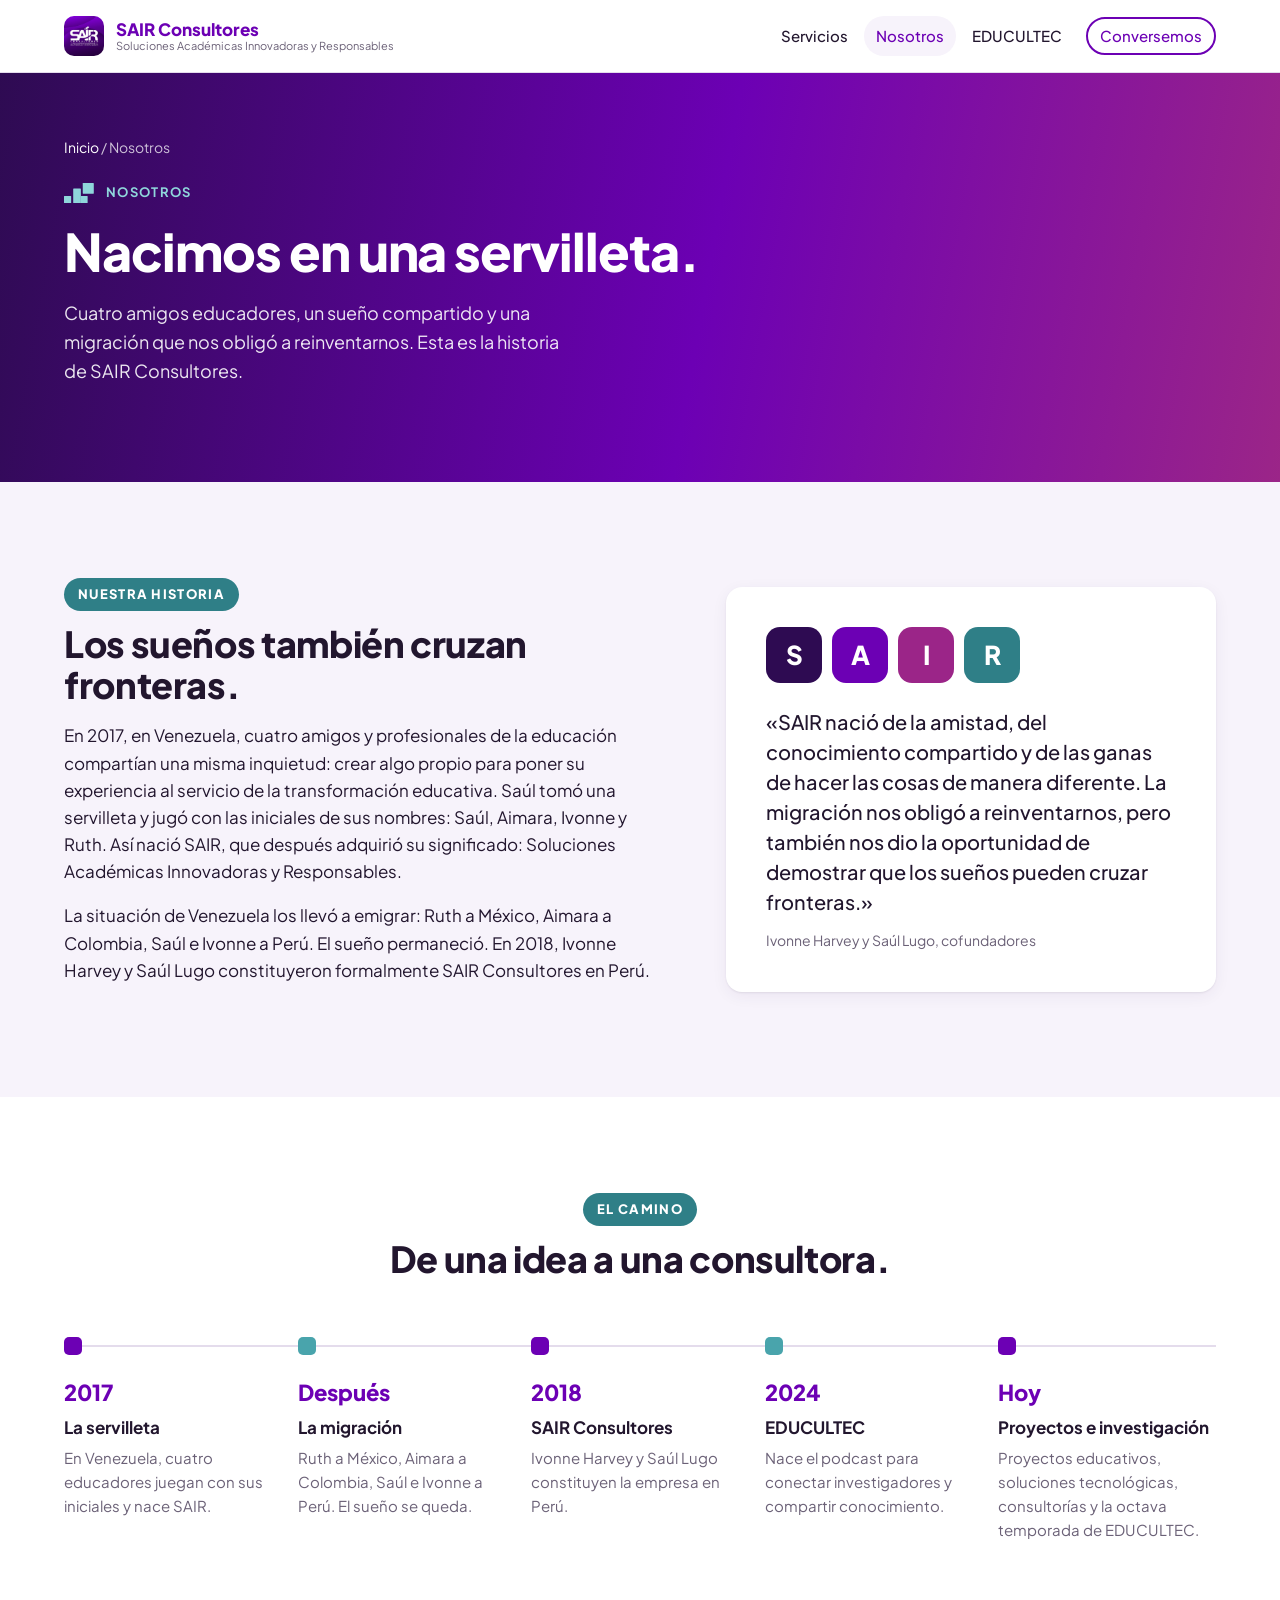
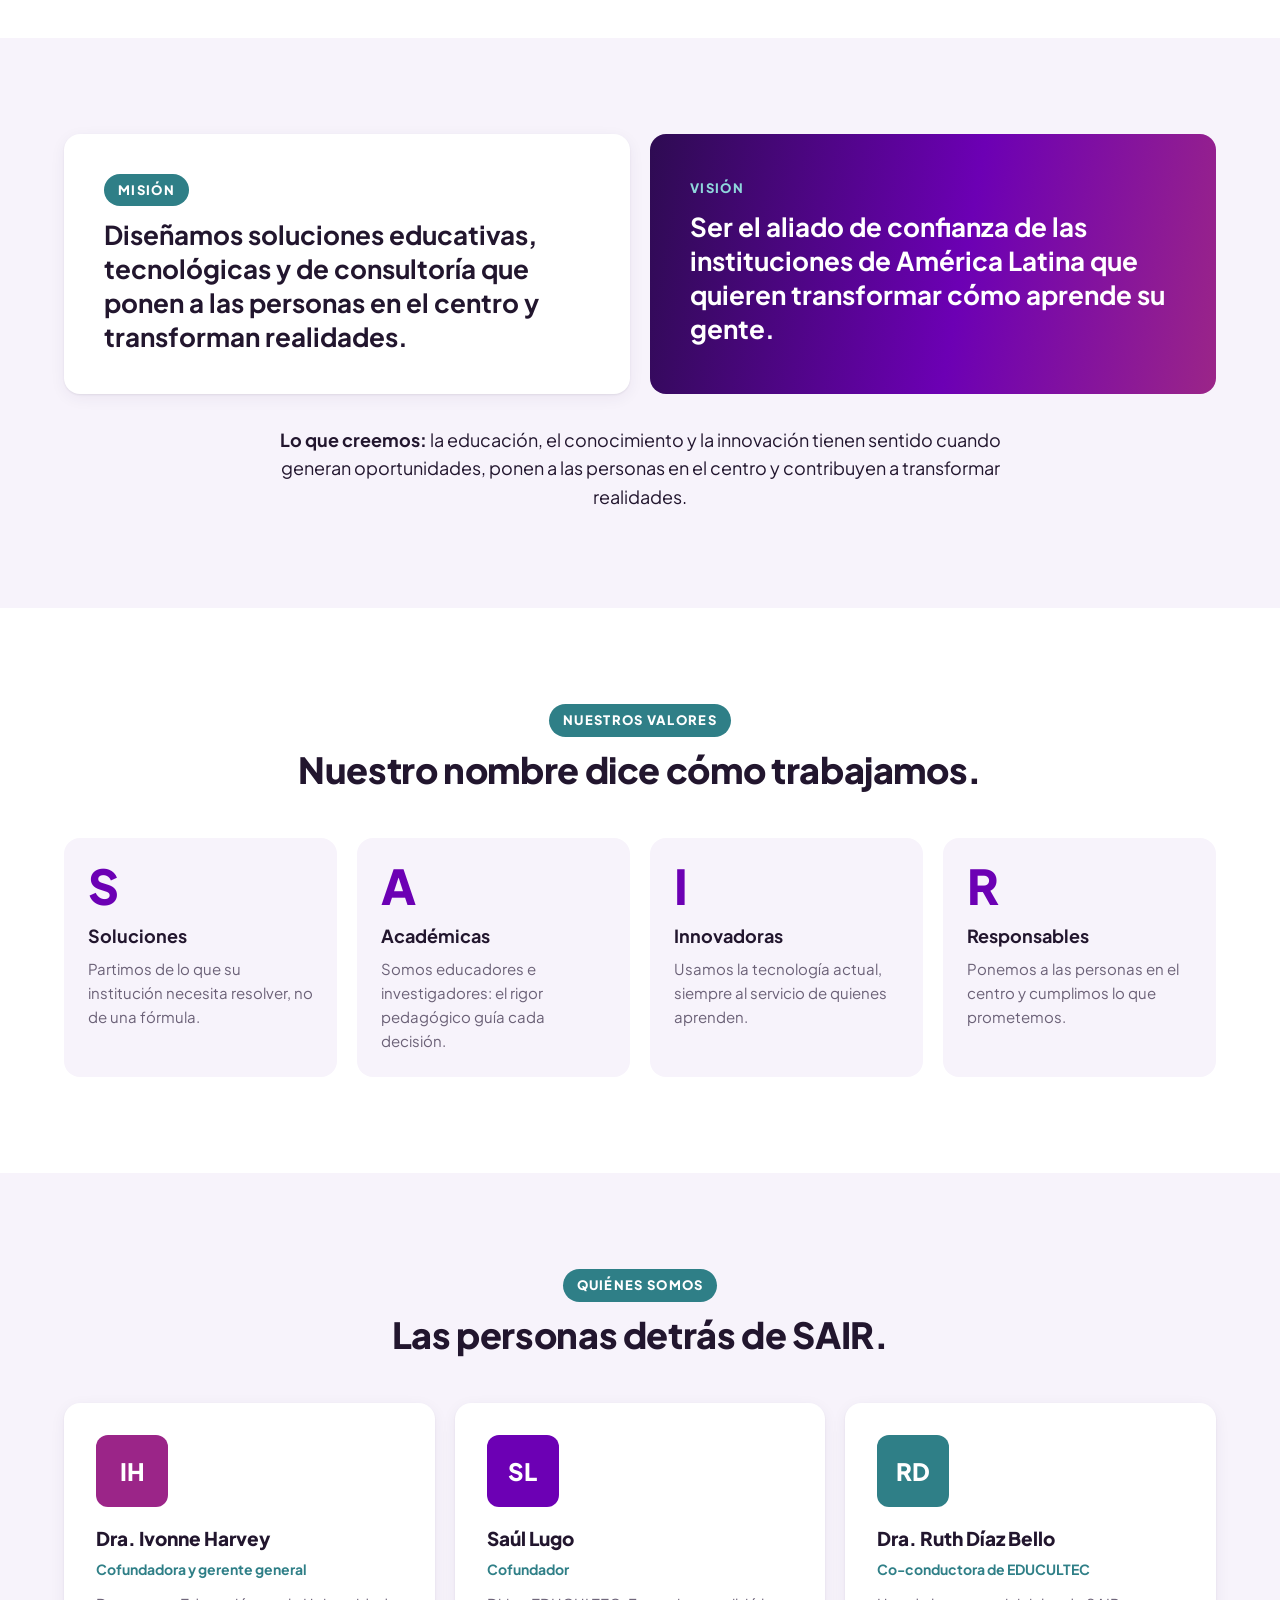
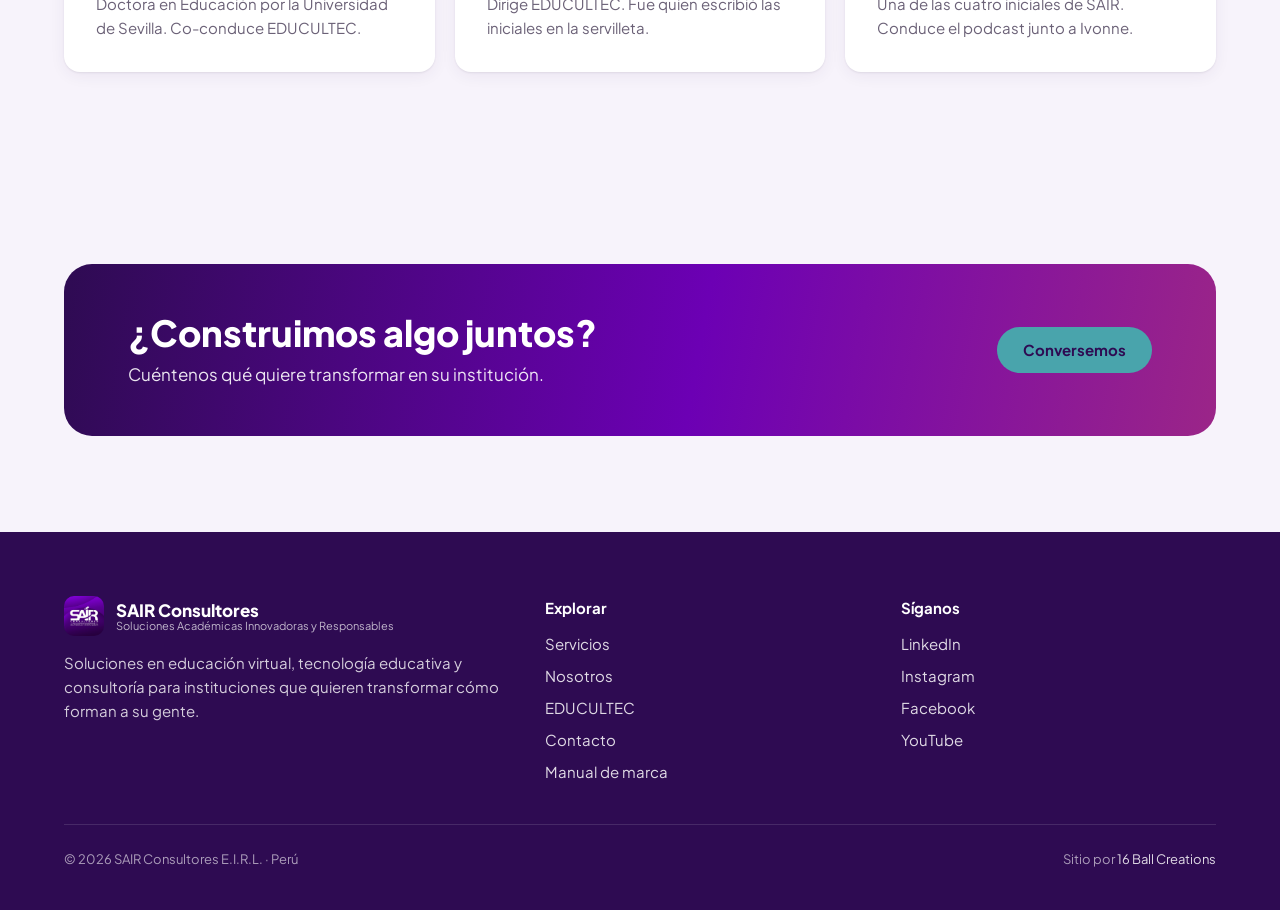
<file: nosotros/index.html>
<!DOCTYPE html>
<html lang="es">
<head>
<meta charset="utf-8">
<meta name="viewport" content="width=device-width, initial-scale=1">
<title>Nosotros · SAIR Consultores</title>
<meta name="robots" content="noindex, nofollow">
<meta name="description" content="La historia, la misión y la visión de SAIR Consultores, y quiénes están detrás.">
<meta name="theme-color" content="#2E0B52">
<link rel="icon" href="../assets/img/logo-sair-violeta.jpg" type="image/jpeg">
<link rel="preconnect" href="https://fonts.googleapis.com">
<link rel="preconnect" href="https://fonts.gstatic.com" crossorigin>
<link rel="stylesheet" href="../assets/css/sair.css">
<link rel="stylesheet" href="../assets/css/sitio.css?v=1.2">
</head>
<body>

<header class="barra">
  <div class="envolver">
    <a class="marca" href="../" aria-label="SAIR Consultores, inicio">
      <img src="../assets/img/logo-sair-violeta.jpg" alt="" width="40" height="40">
      <span><b>SAIR Consultores</b><small>Soluciones Académicas Innovadoras y Responsables</small></span>
    </a>
    <nav class="menu" aria-label="Principal">
      <a href="../servicios/">Servicios</a>
      <a href="../nosotros/" aria-current="page">Nosotros</a>
      <a href="../educultec/">EDUCULTEC</a>
      <a class="btn btn-borde" href="../#contacto">Conversemos</a>
    </nav>
  </div>
</header>

<main>
  <section class="portada portada-int sobre-oscuro">
    <div class="envolver">
      <nav class="migas" aria-label="Ruta"><a href="../">Inicio</a> <span aria-hidden="true">/</span> <span aria-current="page">Nosotros</span></nav>
      <p class="kicker"><svg class="px" viewBox="0 0 44 30" aria-hidden="true"><rect x="0" y="19" width="10.5" height="10.5" rx=".6"/><rect x="13.5" y="8.1" width="11.25" height="21.4" rx=".6"/><rect x="24.5" y="18.9" width="10.15" height="10.6" rx=".6"/><rect x="27.5" y="0" width="16.2" height="15.75" rx=".6"/></svg>Nosotros</p>
      <h1>Nacimos en una servilleta.</h1>
      <p class="entrada">Cuatro amigos educadores, un sueño compartido y una migración que nos obligó a reinventarnos. Esta es la historia de SAIR Consultores.</p>
      
    </div>
  </section>

  <section class="bloque">
    <div class="envolver historia">
      <div>
        <p class="etiqueta">Nuestra historia</p>
        <h2 class="titulo">Los sueños también cruzan fronteras.</h2>
        <p>En 2017, en Venezuela, cuatro amigos y profesionales de la educación compartían una misma inquietud: crear algo propio para poner su experiencia al servicio de la transformación educativa. Saúl tomó una servilleta y jugó con las iniciales de sus nombres: Saúl, Aimara, Ivonne y Ruth. Así nació SAIR, que después adquirió su significado: Soluciones Académicas Innovadoras y Responsables.</p>
        <p>La situación de Venezuela los llevó a emigrar: Ruth a México, Aimara a Colombia, Saúl e Ivonne a Perú. El sueño permaneció. En 2018, Ivonne Harvey y Saúl Lugo constituyeron formalmente SAIR Consultores en Perú.</p>
      </div>
      <div class="servilleta">
        <div class="iniciales" aria-label="Las iniciales que formaron SAIR">
          <span style="background:var(--sair-noche)">S</span><span style="background:var(--sair-violeta)">A</span><span style="background:var(--sair-ciruela)">I</span><span style="background:var(--sair-turquesa-osc)">R</span>
        </div>
        <blockquote>«SAIR nació de la amistad, del conocimiento compartido y de las ganas de hacer las cosas de manera diferente. La migración nos obligó a reinventarnos, pero también nos dio la oportunidad de demostrar que los sueños pueden cruzar fronteras.»</blockquote>
        <cite>Ivonne Harvey y Saúl Lugo, cofundadores</cite>
      </div>
    </div>
  </section>

  <section class="bloque blanco">
    <div class="envolver">
      <div class="encabezado"><p class="etiqueta">El camino</p><h2>De una idea a una consultora.</h2></div>
      <ol class="linea-tiempo">
        <li><b>2017</b><h3>La servilleta</h3><p>En Venezuela, cuatro educadores juegan con sus iniciales y nace SAIR.</p></li>
        <li><b>Después</b><h3>La migración</h3><p>Ruth a México, Aimara a Colombia, Saúl e Ivonne a Perú. El sueño se queda.</p></li>
        <li><b>2018</b><h3>SAIR Consultores</h3><p>Ivonne Harvey y Saúl Lugo constituyen la empresa en Perú.</p></li>
        <li><b>2024</b><h3>EDUCULTEC</h3><p>Nace el podcast para conectar investigadores y compartir conocimiento.</p></li>
        <li><b>Hoy</b><h3>Proyectos e investigación</h3><p>Proyectos educativos, soluciones tecnológicas, consultorías y la octava temporada de EDUCULTEC.</p></li>
      </ol>
    </div>
  </section>

  <section class="bloque">
    <div class="envolver">
      <div class="mision-vision">
        <article class="mv mv-mision"><p class="etiqueta">Misión</p><h2>Diseñamos soluciones educativas, tecnológicas y de consultoría que ponen a las personas en el centro y transforman realidades.</h2></article>
        <article class="mv mv-vision sobre-oscuro"><p class="etiqueta">Visión</p><h2>Ser el aliado de confianza de las instituciones de América Latina que quieren transformar cómo aprende su gente.</h2></article>
      </div>
      <p class="creemos"><b>Lo que creemos:</b> la educación, el conocimiento y la innovación tienen sentido cuando generan oportunidades, ponen a las personas en el centro y contribuyen a transformar realidades.</p>
    </div>
  </section>

  <section class="bloque blanco">
    <div class="envolver">
      <div class="encabezado"><p class="etiqueta">Nuestros valores</p><h2>Nuestro nombre dice cómo trabajamos.</h2></div>
      <div class="razones">
        <div class="razon"><p class="letra">S</p><h3>Soluciones</h3><p>Partimos de lo que su institución necesita resolver, no de una fórmula.</p></div>
        <div class="razon"><p class="letra">A</p><h3>Académicas</h3><p>Somos educadores e investigadores: el rigor pedagógico guía cada decisión.</p></div>
        <div class="razon"><p class="letra">I</p><h3>Innovadoras</h3><p>Usamos la tecnología actual, siempre al servicio de quienes aprenden.</p></div>
        <div class="razon"><p class="letra">R</p><h3>Responsables</h3><p>Ponemos a las personas en el centro y cumplimos lo que prometemos.</p></div>
      </div>
    </div>
  </section>

  <section class="bloque">
    <div class="envolver">
      <div class="encabezado"><p class="etiqueta">Quiénes somos</p><h2>Las personas detrás de SAIR.</h2></div>
      <div class="equipo">
        <article class="persona"><span class="avatar" style="background:var(--sair-ciruela)" aria-hidden="true">IH</span><h3>Dra. Ivonne Harvey</h3><p class="cargo">Cofundadora y gerente general</p><p>Doctora en Educación por la Universidad de Sevilla. Co-conduce EDUCULTEC.</p></article>
        <article class="persona"><span class="avatar" style="background:var(--sair-violeta)" aria-hidden="true">SL</span><h3>Saúl Lugo</h3><p class="cargo">Cofundador</p><p>Dirige EDUCULTEC. Fue quien escribió las iniciales en la servilleta.</p></article>
        <article class="persona"><span class="avatar" style="background:var(--sair-turquesa-osc)" aria-hidden="true">RD</span><h3>Dra. Ruth Díaz Bello</h3><p class="cargo">Co-conductora de EDUCULTEC</p><p>Una de las cuatro iniciales de SAIR. Conduce el podcast junto a Ivonne.</p></article>
      </div>
    </div>
  </section>

  <section class="bloque">
    <div class="envolver">
      <div class="llamado sobre-oscuro">
        <div><h2>¿Construimos algo juntos?</h2><p>Cuéntenos qué quiere transformar en su institución.</p></div>
        <a class="btn btn-accion" href="../#contacto">Conversemos</a>
      </div>
    </div>
  </section>
</main>

<footer class="pie">
  <div class="envolver">
    <div>
      <a class="marca" href="../"><img src="../assets/img/logo-sair-violeta.jpg" alt="" width="40" height="40"><span><b>SAIR Consultores</b><small>Soluciones Académicas Innovadoras y Responsables</small></span></a>
      <p>Soluciones en educación virtual, tecnología educativa y consultoría para instituciones que quieren transformar cómo forman a su gente.</p>
    </div>
    <div>
      <h3>Explorar</h3>
      <ul><li><a href="../servicios/">Servicios</a></li><li><a href="../nosotros/">Nosotros</a></li><li><a href="../educultec/">EDUCULTEC</a></li><li><a href="../#contacto">Contacto</a></li><li><a href="../marca/">Manual de marca</a></li></ul>
    </div>
    <div>
      <h3>Síganos</h3>
      <ul>
        <li><a href="https://www.linkedin.com/company/sair-consultores/" rel="noopener" target="_blank">LinkedIn</a></li>
        <li><a href="https://www.instagram.com/sairconsultores_eirl/" rel="noopener" target="_blank">Instagram</a></li>
        <li><a href="https://www.facebook.com/sairconsultores" rel="noopener" target="_blank">Facebook</a></li>
        <li><a href="https://www.youtube.com/@sairconsultores" rel="noopener" target="_blank">YouTube</a></li>
      </ul>
    </div>
    <div class="legal"><span>© 2026 SAIR Consultores E.I.R.L. · Perú</span><span>Sitio por <a href="https://16ballcreations.com" rel="noopener">16 Ball Creations</a></span></div>
  </div>
</footer>
<script src="../assets/js/sitio.js?v=1.2" defer></script>
</body>
</html>
</file>
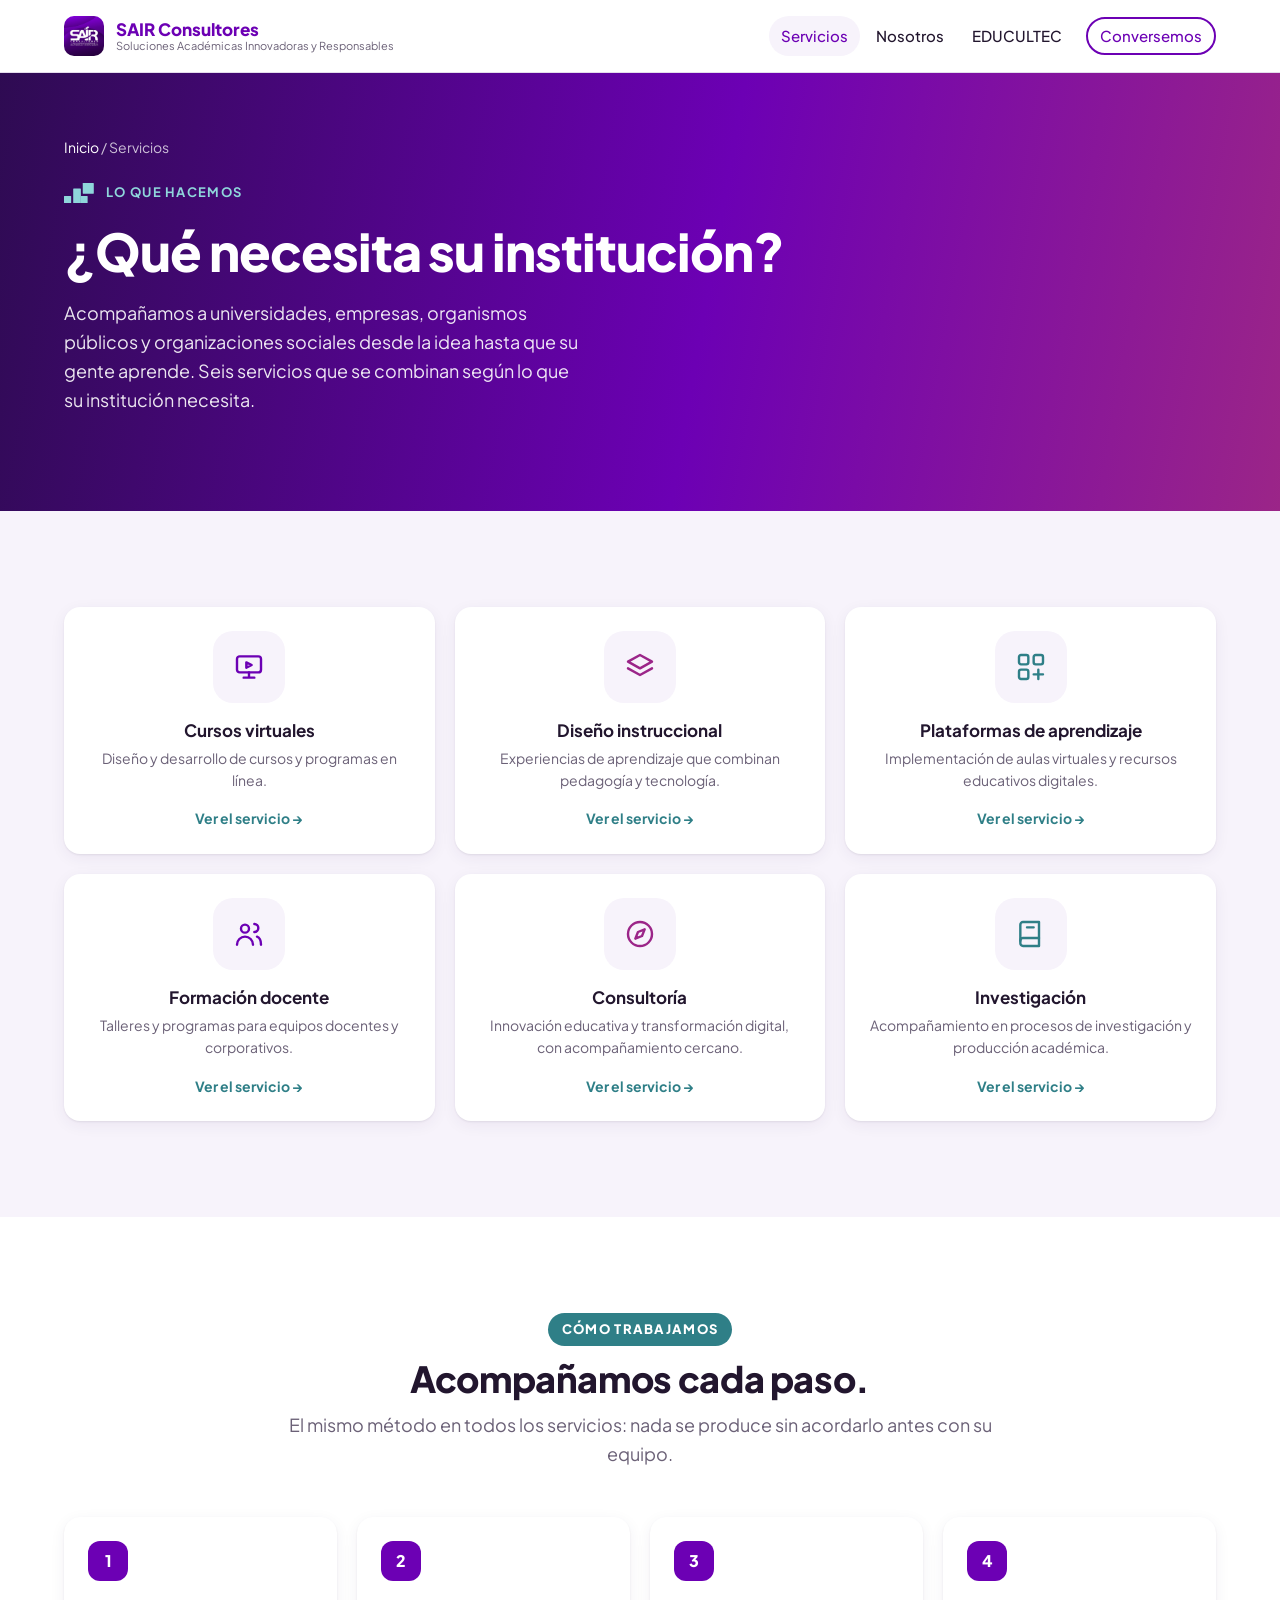
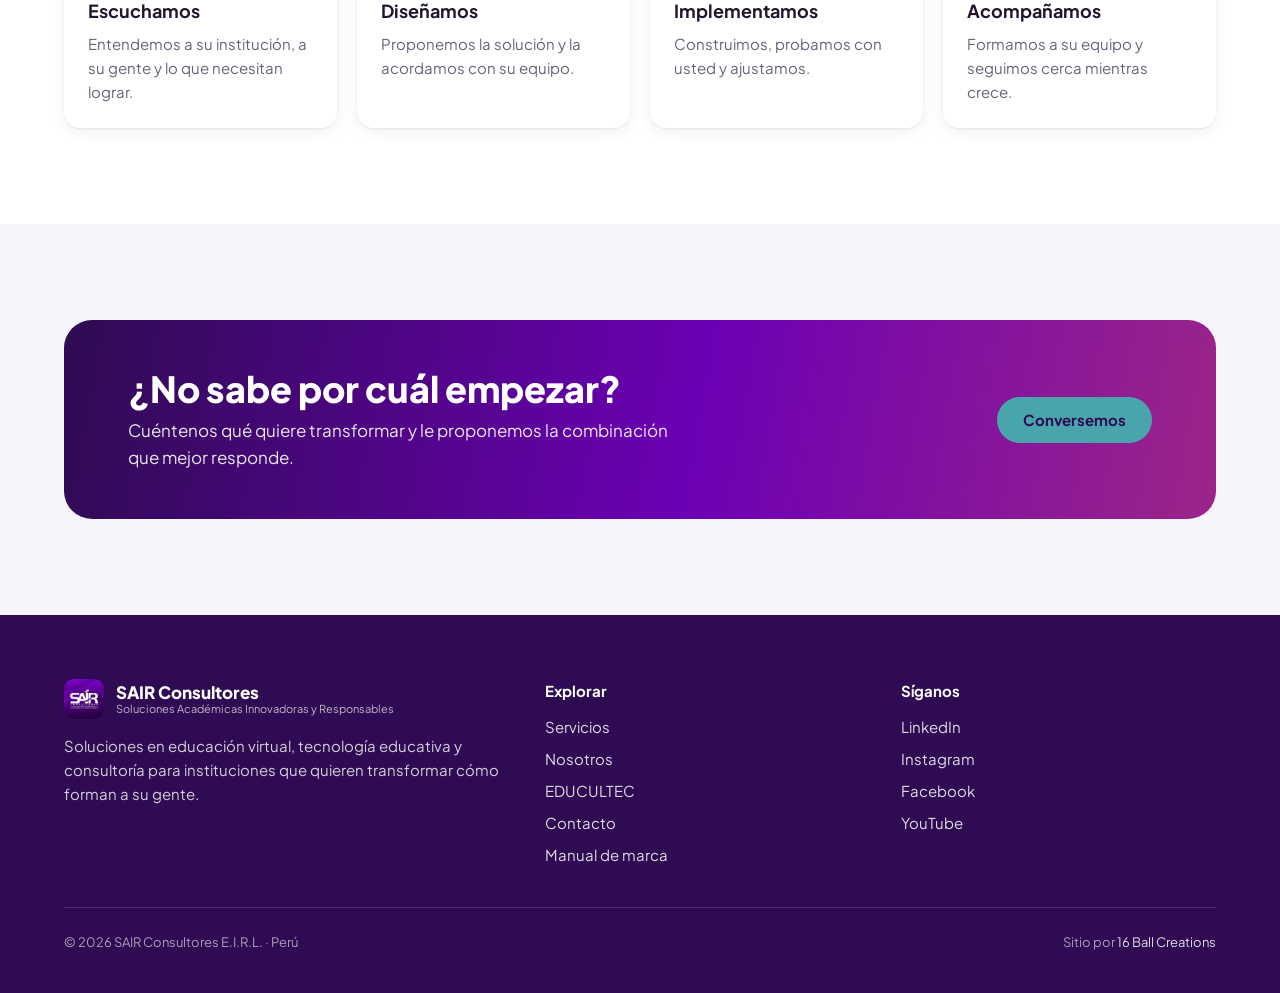
<file: servicios/index.html>
<!DOCTYPE html>
<html lang="es">
<head>
<meta charset="utf-8">
<meta name="viewport" content="width=device-width, initial-scale=1">
<title>Servicios · SAIR Consultores</title>
<meta name="robots" content="noindex, nofollow">
<meta name="description" content="Los servicios de SAIR Consultores: cursos virtuales, diseño instruccional, plataformas de aprendizaje, formación docente, consultoría e investigación.">
<meta name="theme-color" content="#2E0B52">
<link rel="icon" href="../assets/img/logo-sair-violeta.jpg" type="image/jpeg">
<link rel="preconnect" href="https://fonts.googleapis.com">
<link rel="preconnect" href="https://fonts.gstatic.com" crossorigin>
<link rel="stylesheet" href="../assets/css/sair.css">
<link rel="stylesheet" href="../assets/css/sitio.css?v=1.2">
</head>
<body>

<header class="barra">
  <div class="envolver">
    <a class="marca" href="../" aria-label="SAIR Consultores, inicio">
      <img src="../assets/img/logo-sair-violeta.jpg" alt="" width="40" height="40">
      <span><b>SAIR Consultores</b><small>Soluciones Académicas Innovadoras y Responsables</small></span>
    </a>
    <nav class="menu" aria-label="Principal">
      <a href="../servicios/" aria-current="page">Servicios</a>
      <a href="../nosotros/">Nosotros</a>
      <a href="../educultec/">EDUCULTEC</a>
      <a class="btn btn-borde" href="../#contacto">Conversemos</a>
    </nav>
  </div>
</header>

<main>
  <section class="portada portada-int sobre-oscuro">
    <div class="envolver">
      <nav class="migas" aria-label="Ruta"><a href="../">Inicio</a> <span aria-hidden="true">/</span> <span aria-current="page">Servicios</span></nav>
      <p class="kicker"><svg class="px" viewBox="0 0 44 30" aria-hidden="true"><rect x="0" y="19" width="10.5" height="10.5" rx=".6"/><rect x="13.5" y="8.1" width="11.25" height="21.4" rx=".6"/><rect x="24.5" y="18.9" width="10.15" height="10.6" rx=".6"/><rect x="27.5" y="0" width="16.2" height="15.75" rx=".6"/></svg>Lo que hacemos</p>
      <h1>¿Qué necesita su institución?</h1>
      <p class="entrada">Acompañamos a universidades, empresas, organismos públicos y organizaciones sociales desde la idea hasta que su gente aprende. Seis servicios que se combinan según lo que su institución necesita.</p>
      
    </div>
  </section>

  <section class="bloque">
    <div class="envolver">
      <div class="rejilla-servicios">
        <a class="servicio servicio-enlace" href="cursos-virtuales/"><div class="ico"><svg width="32" height="32" viewBox="0 0 24 24" fill="none" stroke="currentColor" stroke-width="1.8" stroke-linecap="round" stroke-linejoin="round" aria-hidden="true"><rect x="3" y="4" width="18" height="12" rx="2"/><path d="M8 20h8M12 16v4M10 8.5l4 2-4 2z"/></svg></div><h3>Cursos virtuales</h3><p>Diseño y desarrollo de cursos y programas en línea.</p><span class="ver">Ver el servicio →</span></a>
        <a class="servicio servicio-enlace" href="diseno-instruccional/"><div class="ico"><svg width="32" height="32" viewBox="0 0 24 24" fill="none" stroke="currentColor" stroke-width="1.8" stroke-linecap="round" stroke-linejoin="round" aria-hidden="true"><path d="M12 3l9 5-9 5-9-5 9-5z"/><path d="M3 13l9 5 9-5"/></svg></div><h3>Diseño instruccional</h3><p>Experiencias de aprendizaje que combinan pedagogía y tecnología.</p><span class="ver">Ver el servicio →</span></a>
        <a class="servicio servicio-enlace" href="plataformas-de-aprendizaje/"><div class="ico"><svg width="32" height="32" viewBox="0 0 24 24" fill="none" stroke="currentColor" stroke-width="1.8" stroke-linecap="round" stroke-linejoin="round" aria-hidden="true"><rect x="3" y="3" width="7" height="7" rx="1.5"/><rect x="14" y="3" width="7" height="7" rx="1.5"/><rect x="3" y="14" width="7" height="7" rx="1.5"/><path d="M17.5 14v7M14 17.5h7"/></svg></div><h3>Plataformas de aprendizaje</h3><p>Implementación de aulas virtuales y recursos educativos digitales.</p><span class="ver">Ver el servicio →</span></a>
        <a class="servicio servicio-enlace" href="formacion-docente/"><div class="ico"><svg width="32" height="32" viewBox="0 0 24 24" fill="none" stroke="currentColor" stroke-width="1.8" stroke-linecap="round" stroke-linejoin="round" aria-hidden="true"><circle cx="9" cy="8" r="3"/><path d="M3 20c0-3.3 2.7-6 6-6s6 2.7 6 6"/><path d="M16 4.5a3 3 0 010 6M18 14c2 .7 3 2.8 3 6"/></svg></div><h3>Formación docente</h3><p>Talleres y programas para equipos docentes y corporativos.</p><span class="ver">Ver el servicio →</span></a>
        <a class="servicio servicio-enlace" href="consultoria/"><div class="ico"><svg width="32" height="32" viewBox="0 0 24 24" fill="none" stroke="currentColor" stroke-width="1.8" stroke-linecap="round" stroke-linejoin="round" aria-hidden="true"><circle cx="12" cy="12" r="9"/><path d="M15.5 8.5l-2 5-5 2 2-5 5-2z"/></svg></div><h3>Consultoría</h3><p>Innovación educativa y transformación digital, con acompañamiento cercano.</p><span class="ver">Ver el servicio →</span></a>
        <a class="servicio servicio-enlace" href="investigacion/"><div class="ico"><svg width="32" height="32" viewBox="0 0 24 24" fill="none" stroke="currentColor" stroke-width="1.8" stroke-linecap="round" stroke-linejoin="round" aria-hidden="true"><path d="M4 19V5a2 2 0 012-2h12v18H6a2 2 0 01-2-2z"/><path d="M4 17a2 2 0 012-2h12M9 7h5"/></svg></div><h3>Investigación</h3><p>Acompañamiento en procesos de investigación y producción académica.</p><span class="ver">Ver el servicio →</span></a>
      </div>
    </div>
  </section>

  <section class="bloque blanco">
    <div class="envolver">
      <div class="encabezado">
        <p class="etiqueta">Cómo trabajamos</p>
        <h2>Acompañamos cada paso.</h2>
        <p>El mismo método en todos los servicios: nada se produce sin acordarlo antes con su equipo.</p>
      </div>
      <ol class="pasos"><li><h3>Escuchamos</h3><p>Entendemos a su institución, a su gente y lo que necesitan lograr.</p></li><li><h3>Diseñamos</h3><p>Proponemos la solución y la acordamos con su equipo.</p></li><li><h3>Implementamos</h3><p>Construimos, probamos con usted y ajustamos.</p></li><li><h3>Acompañamos</h3><p>Formamos a su equipo y seguimos cerca mientras crece.</p></li></ol>
    </div>
  </section>

  <section class="bloque">
    <div class="envolver">
      <div class="llamado sobre-oscuro">
        <div><h2>¿No sabe por cuál empezar?</h2><p>Cuéntenos qué quiere transformar y le proponemos la combinación que mejor responde.</p></div>
        <a class="btn btn-accion" href="../#contacto">Conversemos</a>
      </div>
    </div>
  </section>
</main>

<footer class="pie">
  <div class="envolver">
    <div>
      <a class="marca" href="../"><img src="../assets/img/logo-sair-violeta.jpg" alt="" width="40" height="40"><span><b>SAIR Consultores</b><small>Soluciones Académicas Innovadoras y Responsables</small></span></a>
      <p>Soluciones en educación virtual, tecnología educativa y consultoría para instituciones que quieren transformar cómo forman a su gente.</p>
    </div>
    <div>
      <h3>Explorar</h3>
      <ul><li><a href="../servicios/">Servicios</a></li><li><a href="../nosotros/">Nosotros</a></li><li><a href="../educultec/">EDUCULTEC</a></li><li><a href="../#contacto">Contacto</a></li><li><a href="../marca/">Manual de marca</a></li></ul>
    </div>
    <div>
      <h3>Síganos</h3>
      <ul>
        <li><a href="https://www.linkedin.com/company/sair-consultores/" rel="noopener" target="_blank">LinkedIn</a></li>
        <li><a href="https://www.instagram.com/sairconsultores_eirl/" rel="noopener" target="_blank">Instagram</a></li>
        <li><a href="https://www.facebook.com/sairconsultores" rel="noopener" target="_blank">Facebook</a></li>
        <li><a href="https://www.youtube.com/@sairconsultores" rel="noopener" target="_blank">YouTube</a></li>
      </ul>
    </div>
    <div class="legal"><span>© 2026 SAIR Consultores E.I.R.L. · Perú</span><span>Sitio por <a href="https://16ballcreations.com" rel="noopener">16 Ball Creations</a></span></div>
  </div>
</footer>
<script src="../assets/js/sitio.js?v=1.2" defer></script>
</body>
</html>
</file>
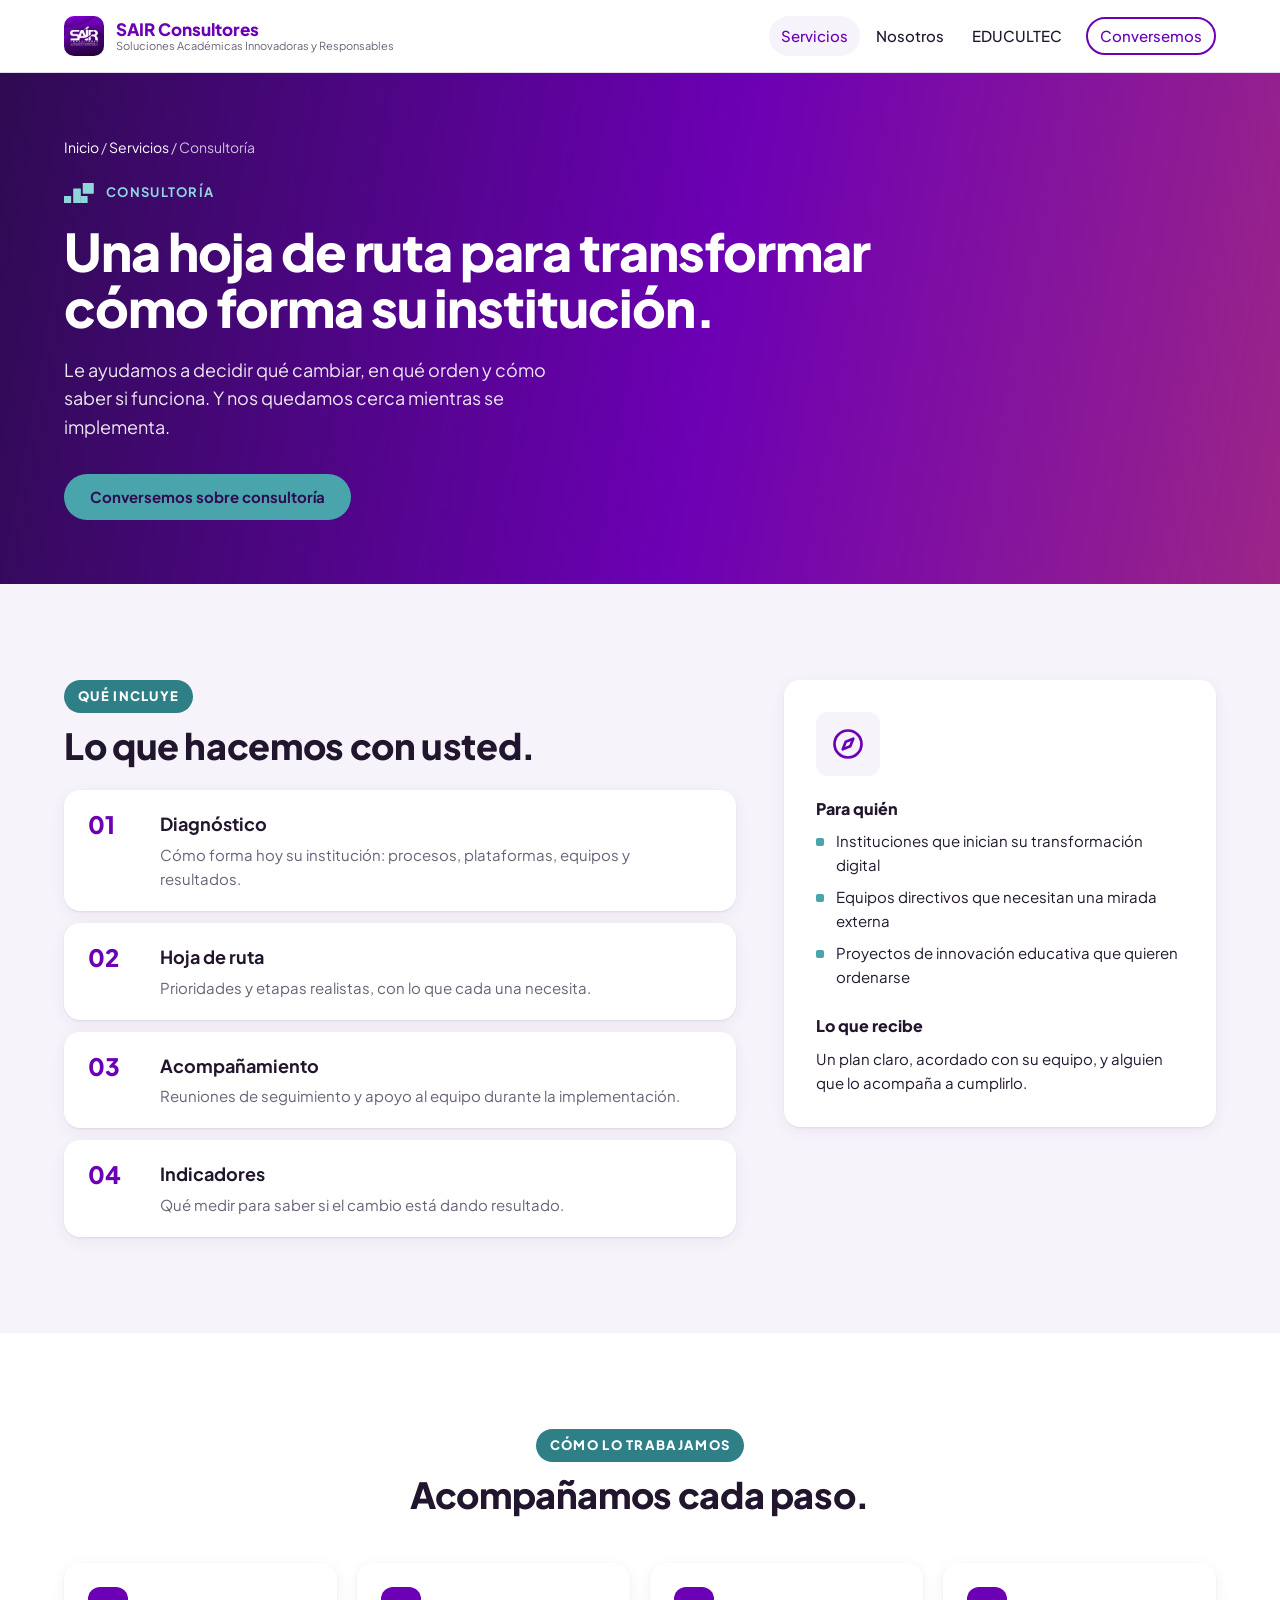
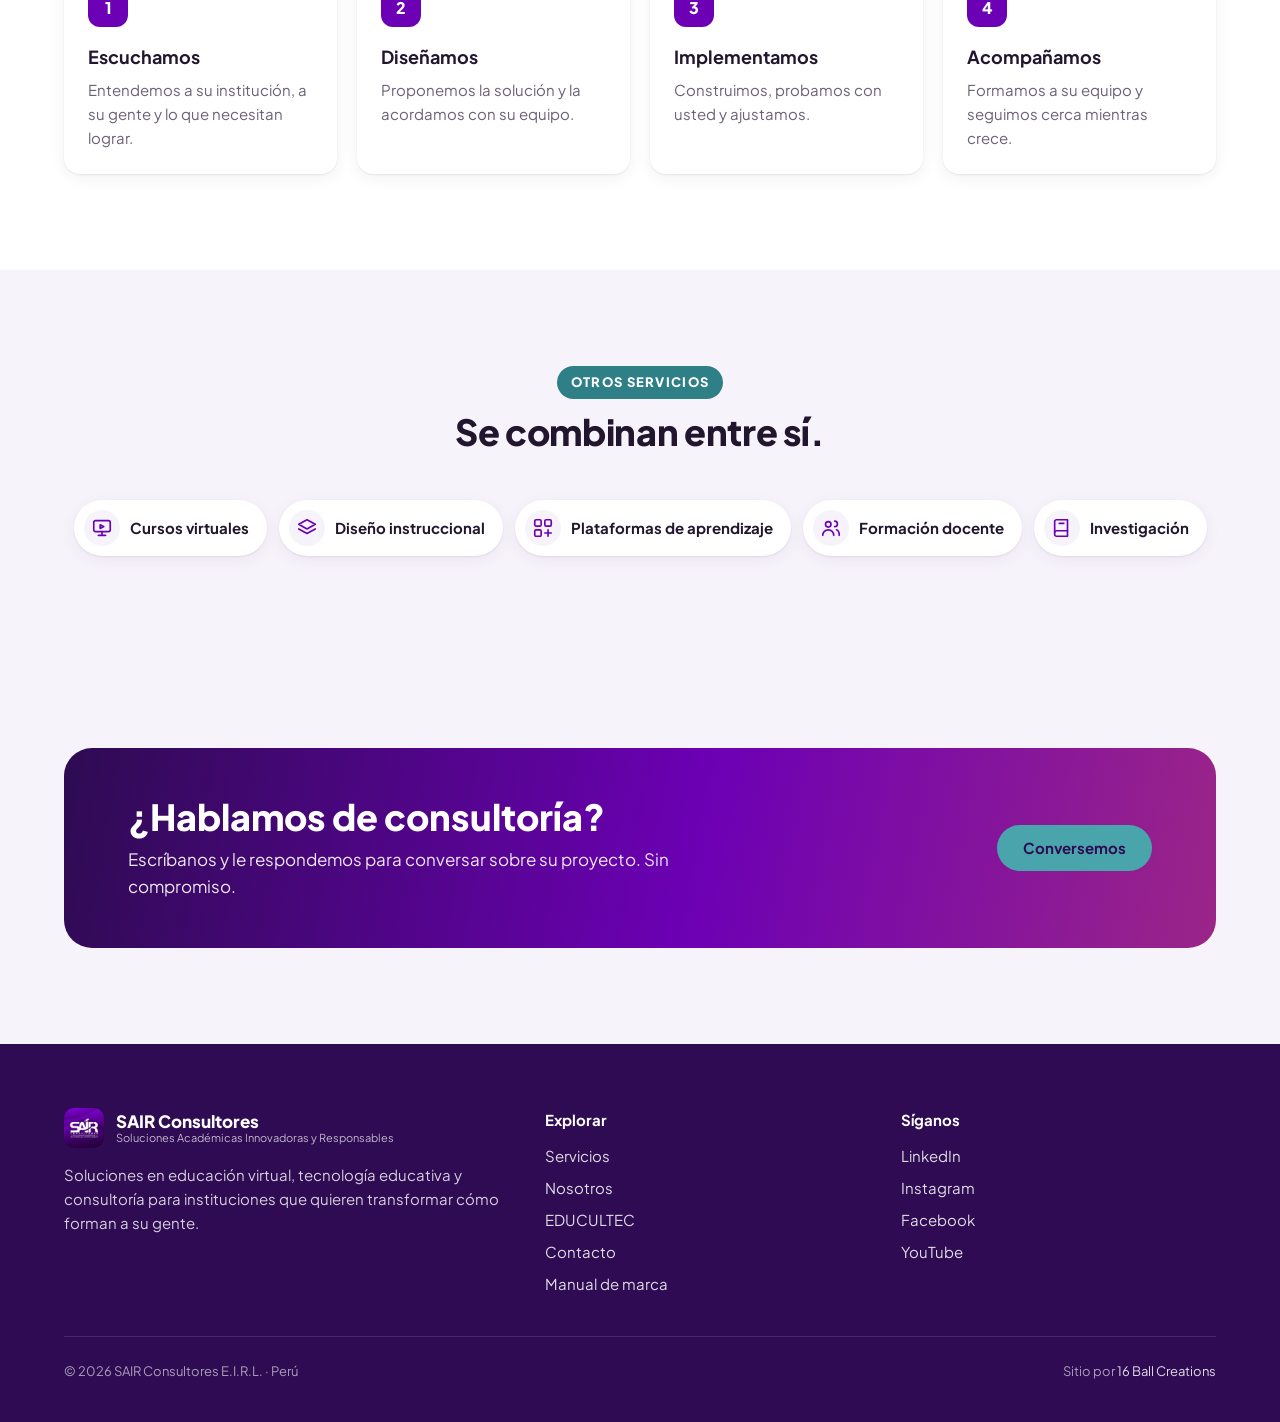
<file: servicios/consultoria/index.html>
<!DOCTYPE html>
<html lang="es">
<head>
<meta charset="utf-8">
<meta name="viewport" content="width=device-width, initial-scale=1">
<title>Consultoría · SAIR Consultores</title>
<meta name="robots" content="noindex, nofollow">
<meta name="description" content="Consultoría: Innovación educativa y transformación digital, con acompañamiento cercano. SAIR Consultores.">
<meta name="theme-color" content="#2E0B52">
<link rel="icon" href="../../assets/img/logo-sair-violeta.jpg" type="image/jpeg">
<link rel="preconnect" href="https://fonts.googleapis.com">
<link rel="preconnect" href="https://fonts.gstatic.com" crossorigin>
<link rel="stylesheet" href="../../assets/css/sair.css">
<link rel="stylesheet" href="../../assets/css/sitio.css?v=1.2">
</head>
<body>

<header class="barra">
  <div class="envolver">
    <a class="marca" href="../../" aria-label="SAIR Consultores, inicio">
      <img src="../../assets/img/logo-sair-violeta.jpg" alt="" width="40" height="40">
      <span><b>SAIR Consultores</b><small>Soluciones Académicas Innovadoras y Responsables</small></span>
    </a>
    <nav class="menu" aria-label="Principal">
      <a href="../../servicios/" aria-current="page">Servicios</a>
      <a href="../../nosotros/">Nosotros</a>
      <a href="../../educultec/">EDUCULTEC</a>
      <a class="btn btn-borde" href="../../#contacto">Conversemos</a>
    </nav>
  </div>
</header>

<main>
  <section class="portada portada-int sobre-oscuro">
    <div class="envolver">
      <nav class="migas" aria-label="Ruta"><a href="../../">Inicio</a> <span aria-hidden="true">/</span> <a href="../../servicios/">Servicios</a> <span aria-hidden="true">/</span> <span aria-current="page">Consultoría</span></nav>
      <p class="kicker"><svg class="px" viewBox="0 0 44 30" aria-hidden="true"><rect x="0" y="19" width="10.5" height="10.5" rx=".6"/><rect x="13.5" y="8.1" width="11.25" height="21.4" rx=".6"/><rect x="24.5" y="18.9" width="10.15" height="10.6" rx=".6"/><rect x="27.5" y="0" width="16.2" height="15.75" rx=".6"/></svg>Consultoría</p>
      <h1>Una hoja de ruta para transformar cómo forma su institución.</h1>
      <p class="entrada">Le ayudamos a decidir qué cambiar, en qué orden y cómo saber si funciona. Y nos quedamos cerca mientras se implementa.</p>
      <div class="acciones"><a class="btn btn-accion" href="../../?tema=Consultoría#contacto">Conversemos sobre consultoría</a></div>
    </div>
  </section>

  <section class="bloque">
    <div class="envolver servicio-detalle">
      <div>
        <p class="etiqueta">Qué incluye</p>
        <h2 class="titulo">Lo que hacemos con usted.</h2>
        <ol class="incluye"><li><span class="num">01</span><div><h3>Diagnóstico</h3><p>Cómo forma hoy su institución: procesos, plataformas, equipos y resultados.</p></div></li><li><span class="num">02</span><div><h3>Hoja de ruta</h3><p>Prioridades y etapas realistas, con lo que cada una necesita.</p></div></li><li><span class="num">03</span><div><h3>Acompañamiento</h3><p>Reuniones de seguimiento y apoyo al equipo durante la implementación.</p></div></li><li><span class="num">04</span><div><h3>Indicadores</h3><p>Qué medir para saber si el cambio está dando resultado.</p></div></li></ol>
      </div>
      <aside class="ficha-servicio">
        <div class="ico"><svg width="36" height="36" viewBox="0 0 24 24" fill="none" stroke="currentColor" stroke-width="1.8" stroke-linecap="round" stroke-linejoin="round" aria-hidden="true"><circle cx="12" cy="12" r="9"/><path d="M15.5 8.5l-2 5-5 2 2-5 5-2z"/></svg></div>
        <h3>Para quién</h3>
        <ul class="para"><li>Instituciones que inician su transformación digital</li><li>Equipos directivos que necesitan una mirada externa</li><li>Proyectos de innovación educativa que quieren ordenarse</li></ul>
        <h3>Lo que recibe</h3>
        <p>Un plan claro, acordado con su equipo, y alguien que lo acompaña a cumplirlo.</p>
      </aside>
    </div>
  </section>

  <section class="bloque blanco">
    <div class="envolver">
      <div class="encabezado">
        <p class="etiqueta">Cómo lo trabajamos</p>
        <h2>Acompañamos cada paso.</h2>
      </div>
      <ol class="pasos"><li><h3>Escuchamos</h3><p>Entendemos a su institución, a su gente y lo que necesitan lograr.</p></li><li><h3>Diseñamos</h3><p>Proponemos la solución y la acordamos con su equipo.</p></li><li><h3>Implementamos</h3><p>Construimos, probamos con usted y ajustamos.</p></li><li><h3>Acompañamos</h3><p>Formamos a su equipo y seguimos cerca mientras crece.</p></li></ol>
    </div>
  </section>

  <section class="bloque">
    <div class="envolver">
      <div class="encabezado"><p class="etiqueta">Otros servicios</p><h2>Se combinan entre sí.</h2></div>
      <nav class="otros" aria-label="Otros servicios"><a class="otro" href="../cursos-virtuales/"><span class="ico"><svg width="22" height="22" viewBox="0 0 24 24" fill="none" stroke="currentColor" stroke-width="1.8" stroke-linecap="round" stroke-linejoin="round" aria-hidden="true"><rect x="3" y="4" width="18" height="12" rx="2"/><path d="M8 20h8M12 16v4M10 8.5l4 2-4 2z"/></svg></span>Cursos virtuales</a><a class="otro" href="../diseno-instruccional/"><span class="ico"><svg width="22" height="22" viewBox="0 0 24 24" fill="none" stroke="currentColor" stroke-width="1.8" stroke-linecap="round" stroke-linejoin="round" aria-hidden="true"><path d="M12 3l9 5-9 5-9-5 9-5z"/><path d="M3 13l9 5 9-5"/></svg></span>Diseño instruccional</a><a class="otro" href="../plataformas-de-aprendizaje/"><span class="ico"><svg width="22" height="22" viewBox="0 0 24 24" fill="none" stroke="currentColor" stroke-width="1.8" stroke-linecap="round" stroke-linejoin="round" aria-hidden="true"><rect x="3" y="3" width="7" height="7" rx="1.5"/><rect x="14" y="3" width="7" height="7" rx="1.5"/><rect x="3" y="14" width="7" height="7" rx="1.5"/><path d="M17.5 14v7M14 17.5h7"/></svg></span>Plataformas de aprendizaje</a><a class="otro" href="../formacion-docente/"><span class="ico"><svg width="22" height="22" viewBox="0 0 24 24" fill="none" stroke="currentColor" stroke-width="1.8" stroke-linecap="round" stroke-linejoin="round" aria-hidden="true"><circle cx="9" cy="8" r="3"/><path d="M3 20c0-3.3 2.7-6 6-6s6 2.7 6 6"/><path d="M16 4.5a3 3 0 010 6M18 14c2 .7 3 2.8 3 6"/></svg></span>Formación docente</a><a class="otro" href="../investigacion/"><span class="ico"><svg width="22" height="22" viewBox="0 0 24 24" fill="none" stroke="currentColor" stroke-width="1.8" stroke-linecap="round" stroke-linejoin="round" aria-hidden="true"><path d="M4 19V5a2 2 0 012-2h12v18H6a2 2 0 01-2-2z"/><path d="M4 17a2 2 0 012-2h12M9 7h5"/></svg></span>Investigación</a></nav>
    </div>
  </section>

  <section class="bloque">
    <div class="envolver">
      <div class="llamado sobre-oscuro">
        <div><h2>¿Hablamos de consultoría?</h2><p>Escríbanos y le respondemos para conversar sobre su proyecto. Sin compromiso.</p></div>
        <a class="btn btn-accion" href="../../?tema=Consultoría#contacto">Conversemos</a>
      </div>
    </div>
  </section>
</main>

<footer class="pie">
  <div class="envolver">
    <div>
      <a class="marca" href="../../"><img src="../../assets/img/logo-sair-violeta.jpg" alt="" width="40" height="40"><span><b>SAIR Consultores</b><small>Soluciones Académicas Innovadoras y Responsables</small></span></a>
      <p>Soluciones en educación virtual, tecnología educativa y consultoría para instituciones que quieren transformar cómo forman a su gente.</p>
    </div>
    <div>
      <h3>Explorar</h3>
      <ul><li><a href="../../servicios/">Servicios</a></li><li><a href="../../nosotros/">Nosotros</a></li><li><a href="../../educultec/">EDUCULTEC</a></li><li><a href="../../#contacto">Contacto</a></li><li><a href="../../marca/">Manual de marca</a></li></ul>
    </div>
    <div>
      <h3>Síganos</h3>
      <ul>
        <li><a href="https://www.linkedin.com/company/sair-consultores/" rel="noopener" target="_blank">LinkedIn</a></li>
        <li><a href="https://www.instagram.com/sairconsultores_eirl/" rel="noopener" target="_blank">Instagram</a></li>
        <li><a href="https://www.facebook.com/sairconsultores" rel="noopener" target="_blank">Facebook</a></li>
        <li><a href="https://www.youtube.com/@sairconsultores" rel="noopener" target="_blank">YouTube</a></li>
      </ul>
    </div>
    <div class="legal"><span>© 2026 SAIR Consultores E.I.R.L. · Perú</span><span>Sitio por <a href="https://16ballcreations.com" rel="noopener">16 Ball Creations</a></span></div>
  </div>
</footer>
<script src="../../assets/js/sitio.js?v=1.2" defer></script>
</body>
</html>
</file>
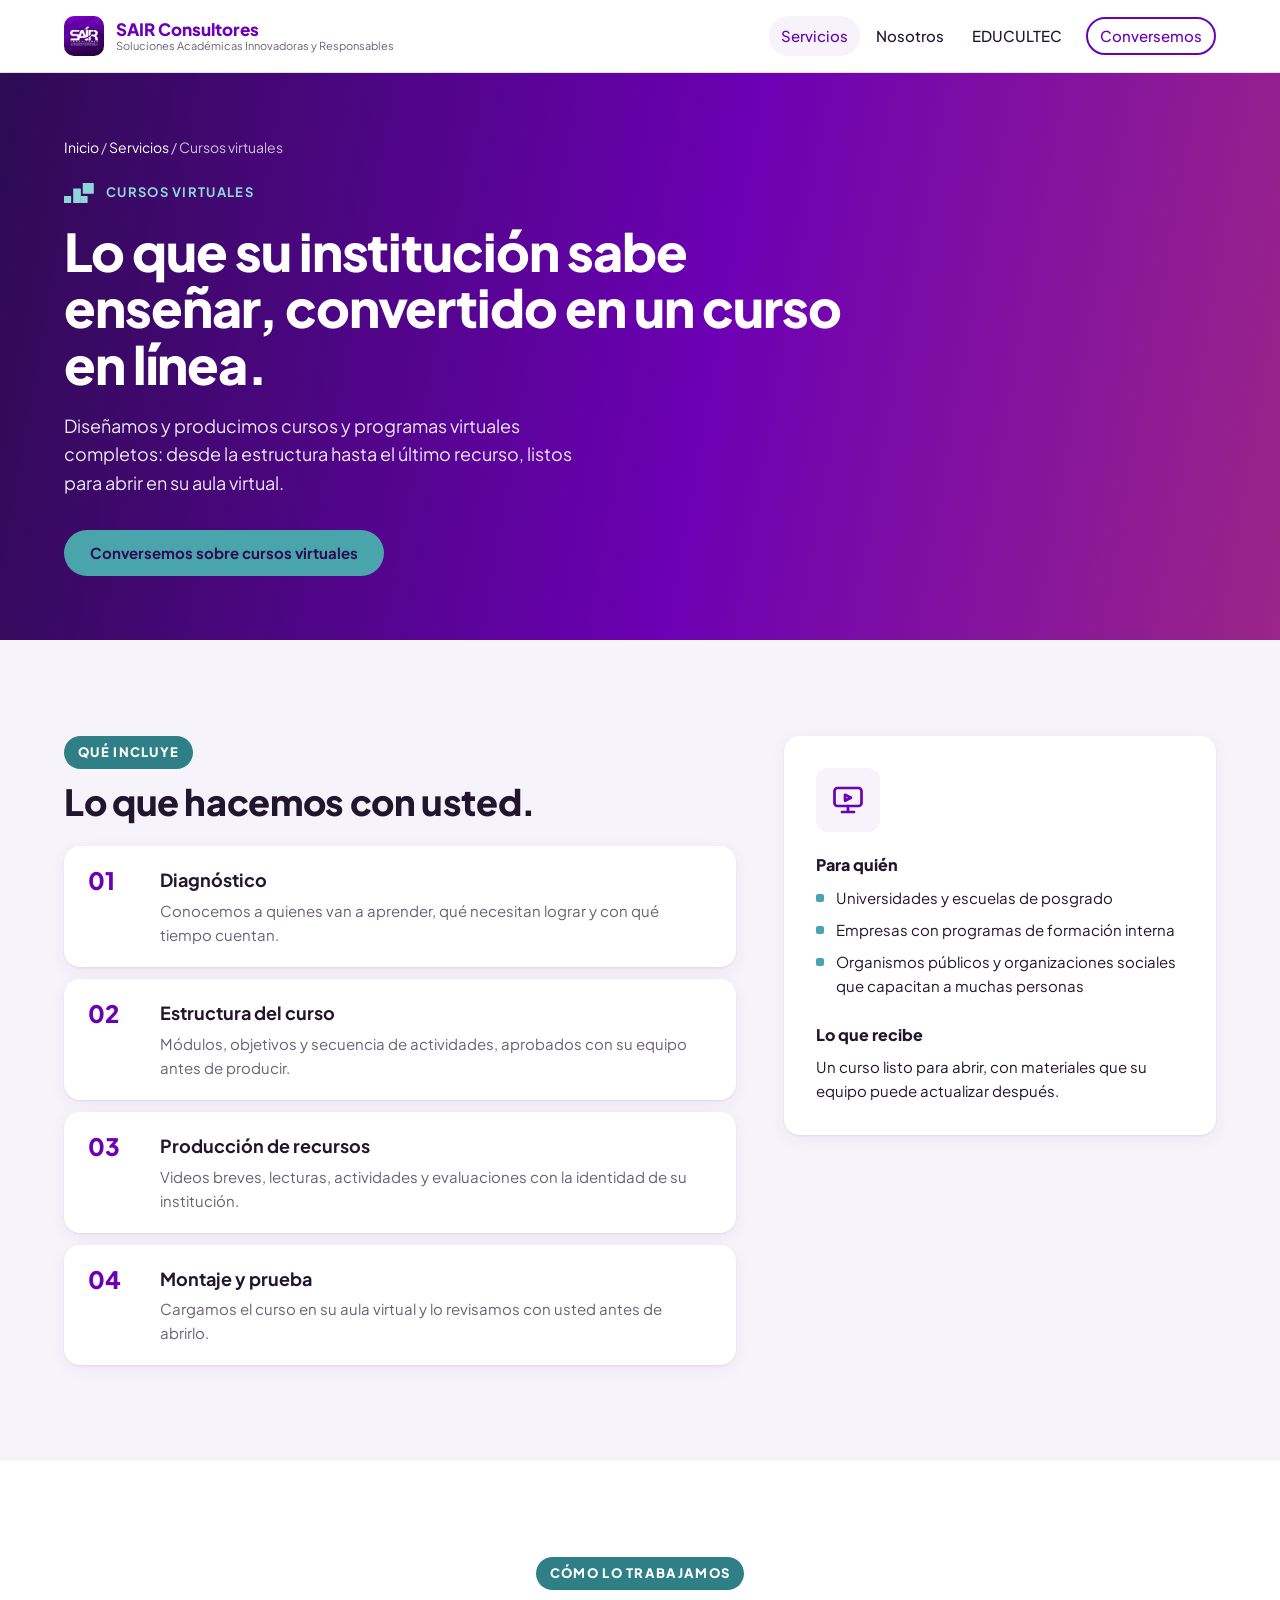
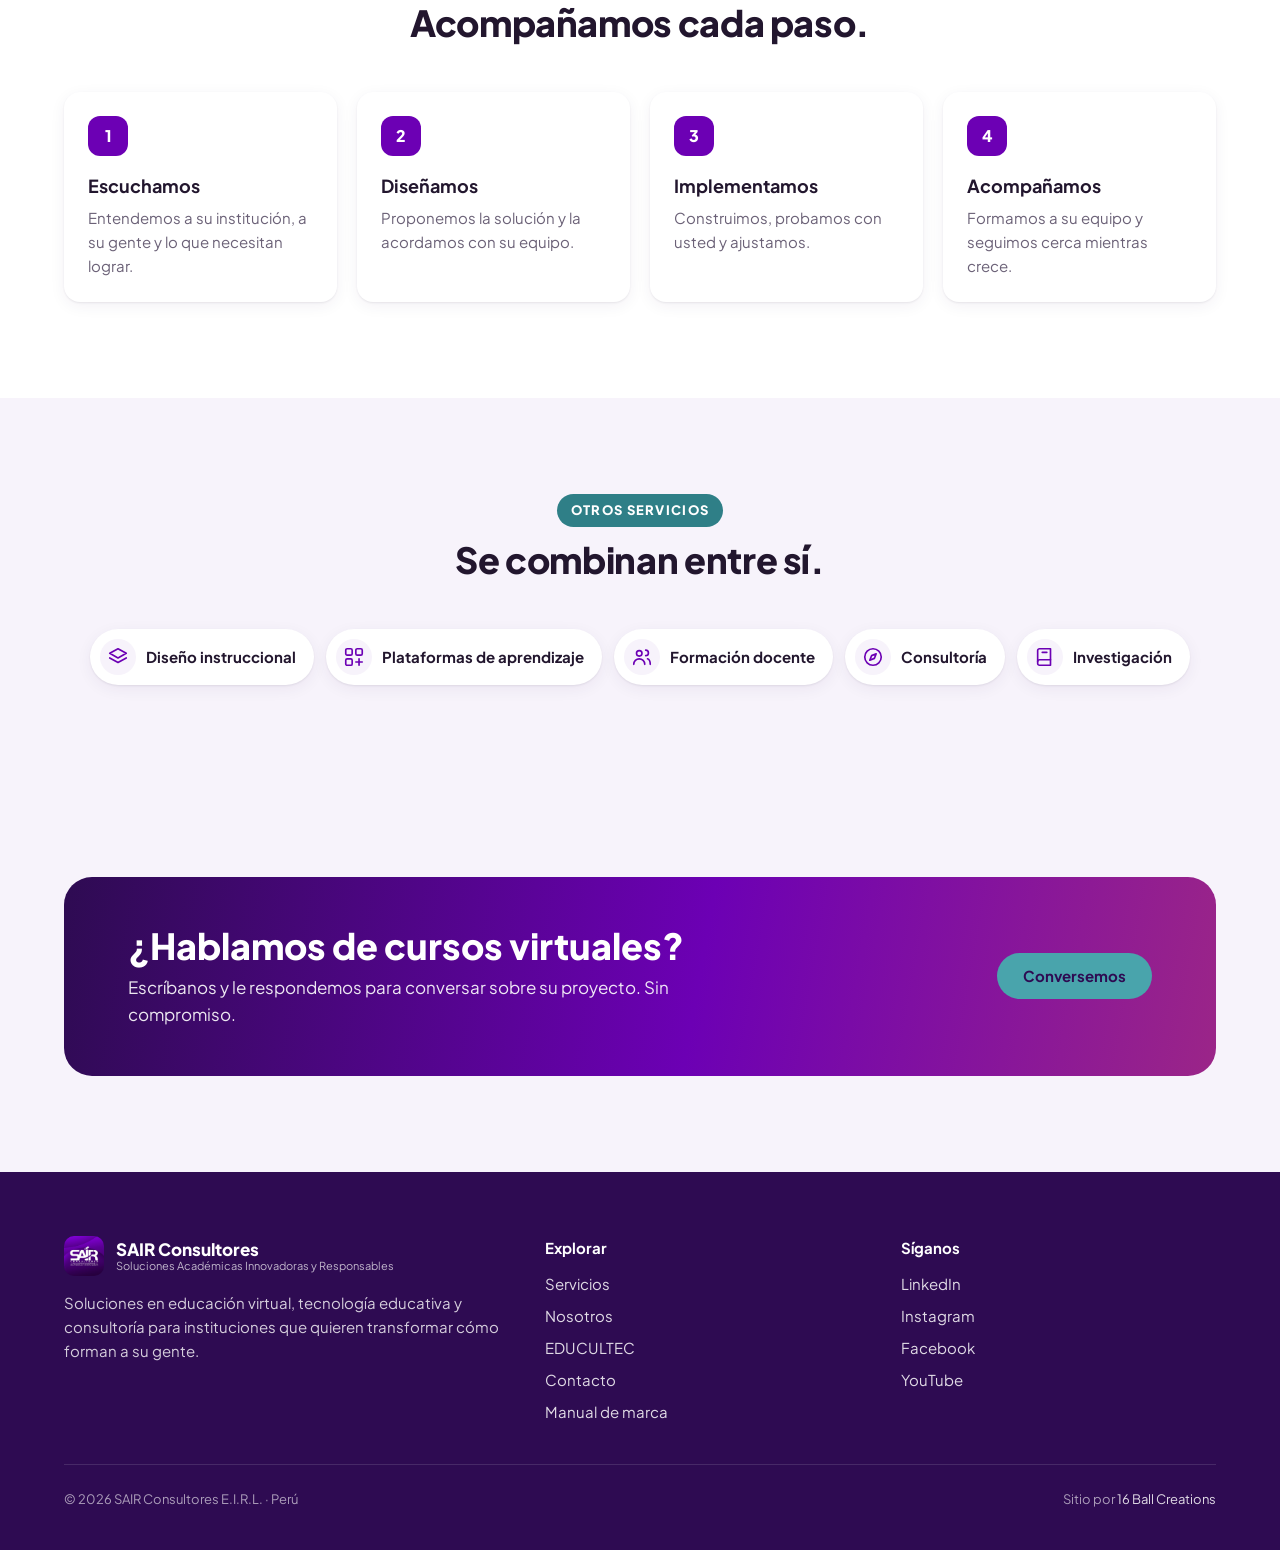
<file: servicios/cursos-virtuales/index.html>
<!DOCTYPE html>
<html lang="es">
<head>
<meta charset="utf-8">
<meta name="viewport" content="width=device-width, initial-scale=1">
<title>Cursos virtuales · SAIR Consultores</title>
<meta name="robots" content="noindex, nofollow">
<meta name="description" content="Cursos virtuales: Diseño y desarrollo de cursos y programas en línea. SAIR Consultores.">
<meta name="theme-color" content="#2E0B52">
<link rel="icon" href="../../assets/img/logo-sair-violeta.jpg" type="image/jpeg">
<link rel="preconnect" href="https://fonts.googleapis.com">
<link rel="preconnect" href="https://fonts.gstatic.com" crossorigin>
<link rel="stylesheet" href="../../assets/css/sair.css">
<link rel="stylesheet" href="../../assets/css/sitio.css?v=1.2">
</head>
<body>

<header class="barra">
  <div class="envolver">
    <a class="marca" href="../../" aria-label="SAIR Consultores, inicio">
      <img src="../../assets/img/logo-sair-violeta.jpg" alt="" width="40" height="40">
      <span><b>SAIR Consultores</b><small>Soluciones Académicas Innovadoras y Responsables</small></span>
    </a>
    <nav class="menu" aria-label="Principal">
      <a href="../../servicios/" aria-current="page">Servicios</a>
      <a href="../../nosotros/">Nosotros</a>
      <a href="../../educultec/">EDUCULTEC</a>
      <a class="btn btn-borde" href="../../#contacto">Conversemos</a>
    </nav>
  </div>
</header>

<main>
  <section class="portada portada-int sobre-oscuro">
    <div class="envolver">
      <nav class="migas" aria-label="Ruta"><a href="../../">Inicio</a> <span aria-hidden="true">/</span> <a href="../../servicios/">Servicios</a> <span aria-hidden="true">/</span> <span aria-current="page">Cursos virtuales</span></nav>
      <p class="kicker"><svg class="px" viewBox="0 0 44 30" aria-hidden="true"><rect x="0" y="19" width="10.5" height="10.5" rx=".6"/><rect x="13.5" y="8.1" width="11.25" height="21.4" rx=".6"/><rect x="24.5" y="18.9" width="10.15" height="10.6" rx=".6"/><rect x="27.5" y="0" width="16.2" height="15.75" rx=".6"/></svg>Cursos virtuales</p>
      <h1>Lo que su institución sabe enseñar, convertido en un curso en línea.</h1>
      <p class="entrada">Diseñamos y producimos cursos y programas virtuales completos: desde la estructura hasta el último recurso, listos para abrir en su aula virtual.</p>
      <div class="acciones"><a class="btn btn-accion" href="../../?tema=Cursos+virtuales#contacto">Conversemos sobre cursos virtuales</a></div>
    </div>
  </section>

  <section class="bloque">
    <div class="envolver servicio-detalle">
      <div>
        <p class="etiqueta">Qué incluye</p>
        <h2 class="titulo">Lo que hacemos con usted.</h2>
        <ol class="incluye"><li><span class="num">01</span><div><h3>Diagnóstico</h3><p>Conocemos a quienes van a aprender, qué necesitan lograr y con qué tiempo cuentan.</p></div></li><li><span class="num">02</span><div><h3>Estructura del curso</h3><p>Módulos, objetivos y secuencia de actividades, aprobados con su equipo antes de producir.</p></div></li><li><span class="num">03</span><div><h3>Producción de recursos</h3><p>Videos breves, lecturas, actividades y evaluaciones con la identidad de su institución.</p></div></li><li><span class="num">04</span><div><h3>Montaje y prueba</h3><p>Cargamos el curso en su aula virtual y lo revisamos con usted antes de abrirlo.</p></div></li></ol>
      </div>
      <aside class="ficha-servicio">
        <div class="ico"><svg width="36" height="36" viewBox="0 0 24 24" fill="none" stroke="currentColor" stroke-width="1.8" stroke-linecap="round" stroke-linejoin="round" aria-hidden="true"><rect x="3" y="4" width="18" height="12" rx="2"/><path d="M8 20h8M12 16v4M10 8.5l4 2-4 2z"/></svg></div>
        <h3>Para quién</h3>
        <ul class="para"><li>Universidades y escuelas de posgrado</li><li>Empresas con programas de formación interna</li><li>Organismos públicos y organizaciones sociales que capacitan a muchas personas</li></ul>
        <h3>Lo que recibe</h3>
        <p>Un curso listo para abrir, con materiales que su equipo puede actualizar después.</p>
      </aside>
    </div>
  </section>

  <section class="bloque blanco">
    <div class="envolver">
      <div class="encabezado">
        <p class="etiqueta">Cómo lo trabajamos</p>
        <h2>Acompañamos cada paso.</h2>
      </div>
      <ol class="pasos"><li><h3>Escuchamos</h3><p>Entendemos a su institución, a su gente y lo que necesitan lograr.</p></li><li><h3>Diseñamos</h3><p>Proponemos la solución y la acordamos con su equipo.</p></li><li><h3>Implementamos</h3><p>Construimos, probamos con usted y ajustamos.</p></li><li><h3>Acompañamos</h3><p>Formamos a su equipo y seguimos cerca mientras crece.</p></li></ol>
    </div>
  </section>

  <section class="bloque">
    <div class="envolver">
      <div class="encabezado"><p class="etiqueta">Otros servicios</p><h2>Se combinan entre sí.</h2></div>
      <nav class="otros" aria-label="Otros servicios"><a class="otro" href="../diseno-instruccional/"><span class="ico"><svg width="22" height="22" viewBox="0 0 24 24" fill="none" stroke="currentColor" stroke-width="1.8" stroke-linecap="round" stroke-linejoin="round" aria-hidden="true"><path d="M12 3l9 5-9 5-9-5 9-5z"/><path d="M3 13l9 5 9-5"/></svg></span>Diseño instruccional</a><a class="otro" href="../plataformas-de-aprendizaje/"><span class="ico"><svg width="22" height="22" viewBox="0 0 24 24" fill="none" stroke="currentColor" stroke-width="1.8" stroke-linecap="round" stroke-linejoin="round" aria-hidden="true"><rect x="3" y="3" width="7" height="7" rx="1.5"/><rect x="14" y="3" width="7" height="7" rx="1.5"/><rect x="3" y="14" width="7" height="7" rx="1.5"/><path d="M17.5 14v7M14 17.5h7"/></svg></span>Plataformas de aprendizaje</a><a class="otro" href="../formacion-docente/"><span class="ico"><svg width="22" height="22" viewBox="0 0 24 24" fill="none" stroke="currentColor" stroke-width="1.8" stroke-linecap="round" stroke-linejoin="round" aria-hidden="true"><circle cx="9" cy="8" r="3"/><path d="M3 20c0-3.3 2.7-6 6-6s6 2.7 6 6"/><path d="M16 4.5a3 3 0 010 6M18 14c2 .7 3 2.8 3 6"/></svg></span>Formación docente</a><a class="otro" href="../consultoria/"><span class="ico"><svg width="22" height="22" viewBox="0 0 24 24" fill="none" stroke="currentColor" stroke-width="1.8" stroke-linecap="round" stroke-linejoin="round" aria-hidden="true"><circle cx="12" cy="12" r="9"/><path d="M15.5 8.5l-2 5-5 2 2-5 5-2z"/></svg></span>Consultoría</a><a class="otro" href="../investigacion/"><span class="ico"><svg width="22" height="22" viewBox="0 0 24 24" fill="none" stroke="currentColor" stroke-width="1.8" stroke-linecap="round" stroke-linejoin="round" aria-hidden="true"><path d="M4 19V5a2 2 0 012-2h12v18H6a2 2 0 01-2-2z"/><path d="M4 17a2 2 0 012-2h12M9 7h5"/></svg></span>Investigación</a></nav>
    </div>
  </section>

  <section class="bloque">
    <div class="envolver">
      <div class="llamado sobre-oscuro">
        <div><h2>¿Hablamos de cursos virtuales?</h2><p>Escríbanos y le respondemos para conversar sobre su proyecto. Sin compromiso.</p></div>
        <a class="btn btn-accion" href="../../?tema=Cursos+virtuales#contacto">Conversemos</a>
      </div>
    </div>
  </section>
</main>

<footer class="pie">
  <div class="envolver">
    <div>
      <a class="marca" href="../../"><img src="../../assets/img/logo-sair-violeta.jpg" alt="" width="40" height="40"><span><b>SAIR Consultores</b><small>Soluciones Académicas Innovadoras y Responsables</small></span></a>
      <p>Soluciones en educación virtual, tecnología educativa y consultoría para instituciones que quieren transformar cómo forman a su gente.</p>
    </div>
    <div>
      <h3>Explorar</h3>
      <ul><li><a href="../../servicios/">Servicios</a></li><li><a href="../../nosotros/">Nosotros</a></li><li><a href="../../educultec/">EDUCULTEC</a></li><li><a href="../../#contacto">Contacto</a></li><li><a href="../../marca/">Manual de marca</a></li></ul>
    </div>
    <div>
      <h3>Síganos</h3>
      <ul>
        <li><a href="https://www.linkedin.com/company/sair-consultores/" rel="noopener" target="_blank">LinkedIn</a></li>
        <li><a href="https://www.instagram.com/sairconsultores_eirl/" rel="noopener" target="_blank">Instagram</a></li>
        <li><a href="https://www.facebook.com/sairconsultores" rel="noopener" target="_blank">Facebook</a></li>
        <li><a href="https://www.youtube.com/@sairconsultores" rel="noopener" target="_blank">YouTube</a></li>
      </ul>
    </div>
    <div class="legal"><span>© 2026 SAIR Consultores E.I.R.L. · Perú</span><span>Sitio por <a href="https://16ballcreations.com" rel="noopener">16 Ball Creations</a></span></div>
  </div>
</footer>
<script src="../../assets/js/sitio.js?v=1.2" defer></script>
</body>
</html>
</file>
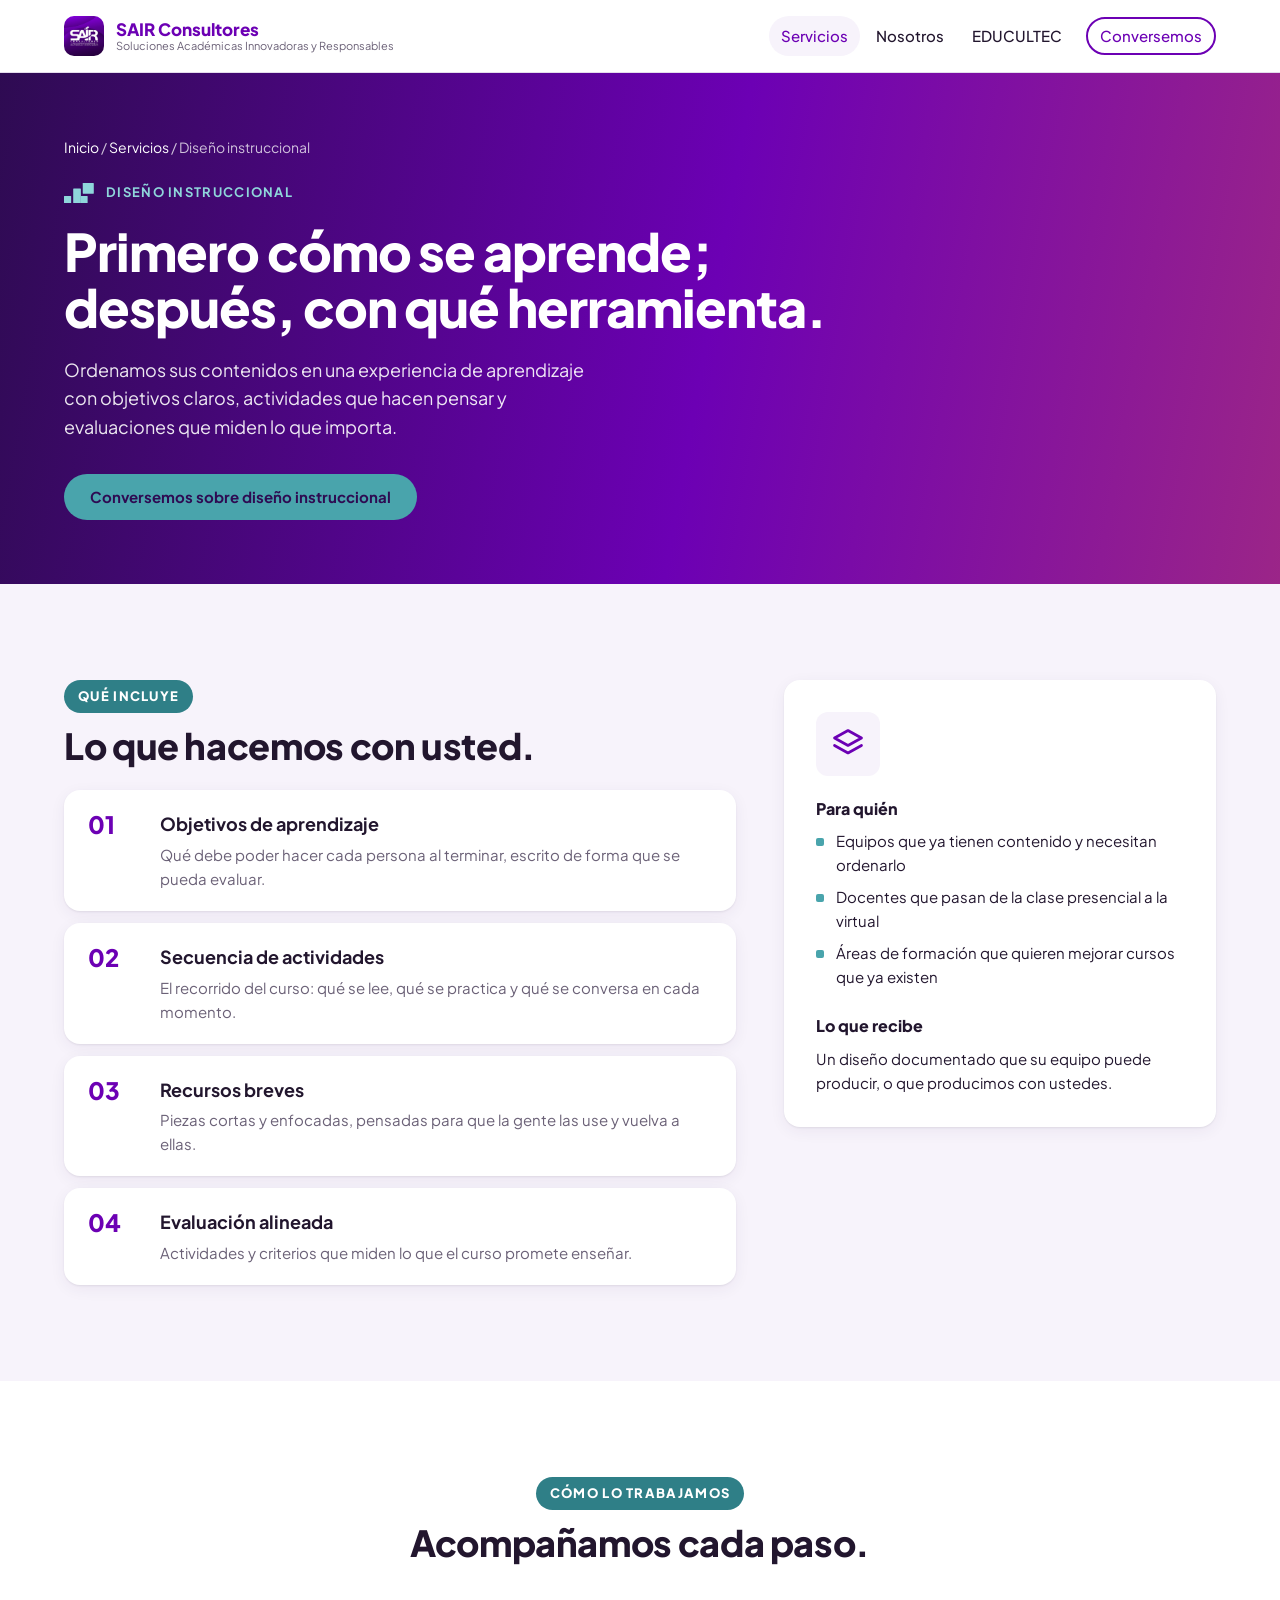
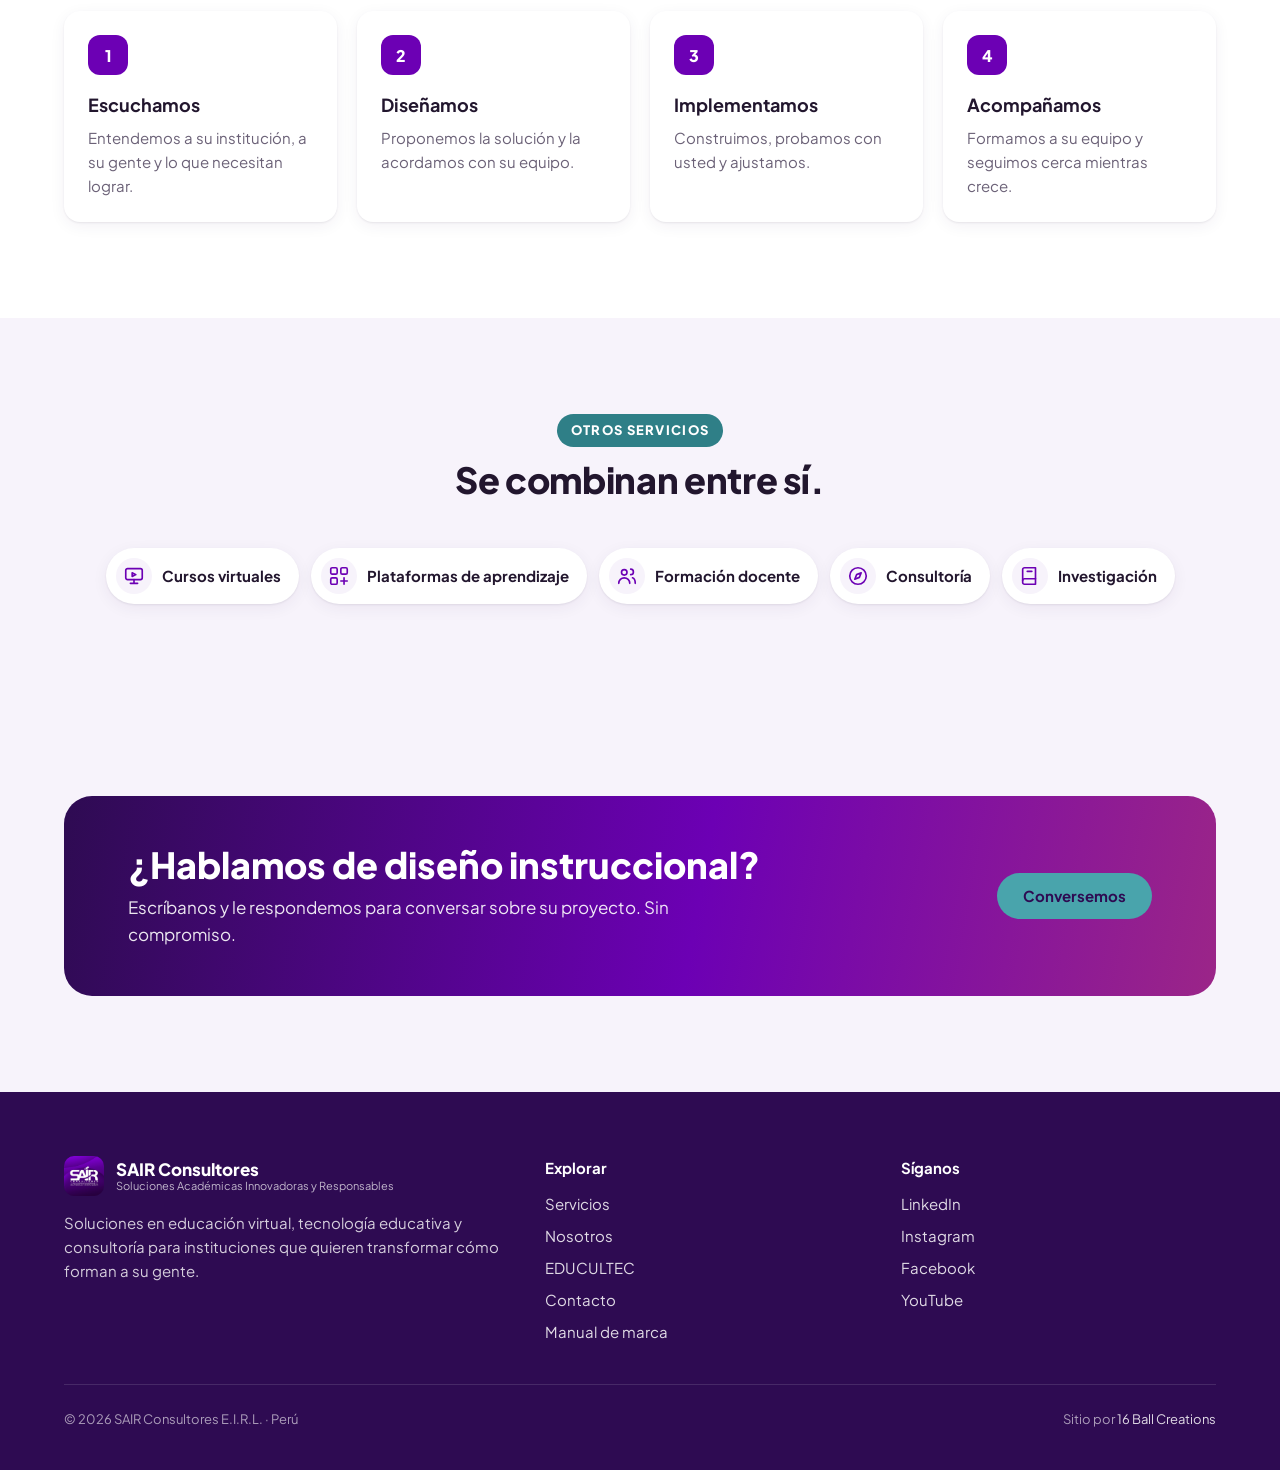
<file: servicios/diseno-instruccional/index.html>
<!DOCTYPE html>
<html lang="es">
<head>
<meta charset="utf-8">
<meta name="viewport" content="width=device-width, initial-scale=1">
<title>Diseño instruccional · SAIR Consultores</title>
<meta name="robots" content="noindex, nofollow">
<meta name="description" content="Diseño instruccional: Experiencias de aprendizaje que combinan pedagogía y tecnología. SAIR Consultores.">
<meta name="theme-color" content="#2E0B52">
<link rel="icon" href="../../assets/img/logo-sair-violeta.jpg" type="image/jpeg">
<link rel="preconnect" href="https://fonts.googleapis.com">
<link rel="preconnect" href="https://fonts.gstatic.com" crossorigin>
<link rel="stylesheet" href="../../assets/css/sair.css">
<link rel="stylesheet" href="../../assets/css/sitio.css?v=1.2">
</head>
<body>

<header class="barra">
  <div class="envolver">
    <a class="marca" href="../../" aria-label="SAIR Consultores, inicio">
      <img src="../../assets/img/logo-sair-violeta.jpg" alt="" width="40" height="40">
      <span><b>SAIR Consultores</b><small>Soluciones Académicas Innovadoras y Responsables</small></span>
    </a>
    <nav class="menu" aria-label="Principal">
      <a href="../../servicios/" aria-current="page">Servicios</a>
      <a href="../../nosotros/">Nosotros</a>
      <a href="../../educultec/">EDUCULTEC</a>
      <a class="btn btn-borde" href="../../#contacto">Conversemos</a>
    </nav>
  </div>
</header>

<main>
  <section class="portada portada-int sobre-oscuro">
    <div class="envolver">
      <nav class="migas" aria-label="Ruta"><a href="../../">Inicio</a> <span aria-hidden="true">/</span> <a href="../../servicios/">Servicios</a> <span aria-hidden="true">/</span> <span aria-current="page">Diseño instruccional</span></nav>
      <p class="kicker"><svg class="px" viewBox="0 0 44 30" aria-hidden="true"><rect x="0" y="19" width="10.5" height="10.5" rx=".6"/><rect x="13.5" y="8.1" width="11.25" height="21.4" rx=".6"/><rect x="24.5" y="18.9" width="10.15" height="10.6" rx=".6"/><rect x="27.5" y="0" width="16.2" height="15.75" rx=".6"/></svg>Diseño instruccional</p>
      <h1>Primero cómo se aprende; después, con qué herramienta.</h1>
      <p class="entrada">Ordenamos sus contenidos en una experiencia de aprendizaje con objetivos claros, actividades que hacen pensar y evaluaciones que miden lo que importa.</p>
      <div class="acciones"><a class="btn btn-accion" href="../../?tema=Diseño+instruccional#contacto">Conversemos sobre diseño instruccional</a></div>
    </div>
  </section>

  <section class="bloque">
    <div class="envolver servicio-detalle">
      <div>
        <p class="etiqueta">Qué incluye</p>
        <h2 class="titulo">Lo que hacemos con usted.</h2>
        <ol class="incluye"><li><span class="num">01</span><div><h3>Objetivos de aprendizaje</h3><p>Qué debe poder hacer cada persona al terminar, escrito de forma que se pueda evaluar.</p></div></li><li><span class="num">02</span><div><h3>Secuencia de actividades</h3><p>El recorrido del curso: qué se lee, qué se practica y qué se conversa en cada momento.</p></div></li><li><span class="num">03</span><div><h3>Recursos breves</h3><p>Piezas cortas y enfocadas, pensadas para que la gente las use y vuelva a ellas.</p></div></li><li><span class="num">04</span><div><h3>Evaluación alineada</h3><p>Actividades y criterios que miden lo que el curso promete enseñar.</p></div></li></ol>
      </div>
      <aside class="ficha-servicio">
        <div class="ico"><svg width="36" height="36" viewBox="0 0 24 24" fill="none" stroke="currentColor" stroke-width="1.8" stroke-linecap="round" stroke-linejoin="round" aria-hidden="true"><path d="M12 3l9 5-9 5-9-5 9-5z"/><path d="M3 13l9 5 9-5"/></svg></div>
        <h3>Para quién</h3>
        <ul class="para"><li>Equipos que ya tienen contenido y necesitan ordenarlo</li><li>Docentes que pasan de la clase presencial a la virtual</li><li>Áreas de formación que quieren mejorar cursos que ya existen</li></ul>
        <h3>Lo que recibe</h3>
        <p>Un diseño documentado que su equipo puede producir, o que producimos con ustedes.</p>
      </aside>
    </div>
  </section>

  <section class="bloque blanco">
    <div class="envolver">
      <div class="encabezado">
        <p class="etiqueta">Cómo lo trabajamos</p>
        <h2>Acompañamos cada paso.</h2>
      </div>
      <ol class="pasos"><li><h3>Escuchamos</h3><p>Entendemos a su institución, a su gente y lo que necesitan lograr.</p></li><li><h3>Diseñamos</h3><p>Proponemos la solución y la acordamos con su equipo.</p></li><li><h3>Implementamos</h3><p>Construimos, probamos con usted y ajustamos.</p></li><li><h3>Acompañamos</h3><p>Formamos a su equipo y seguimos cerca mientras crece.</p></li></ol>
    </div>
  </section>

  <section class="bloque">
    <div class="envolver">
      <div class="encabezado"><p class="etiqueta">Otros servicios</p><h2>Se combinan entre sí.</h2></div>
      <nav class="otros" aria-label="Otros servicios"><a class="otro" href="../cursos-virtuales/"><span class="ico"><svg width="22" height="22" viewBox="0 0 24 24" fill="none" stroke="currentColor" stroke-width="1.8" stroke-linecap="round" stroke-linejoin="round" aria-hidden="true"><rect x="3" y="4" width="18" height="12" rx="2"/><path d="M8 20h8M12 16v4M10 8.5l4 2-4 2z"/></svg></span>Cursos virtuales</a><a class="otro" href="../plataformas-de-aprendizaje/"><span class="ico"><svg width="22" height="22" viewBox="0 0 24 24" fill="none" stroke="currentColor" stroke-width="1.8" stroke-linecap="round" stroke-linejoin="round" aria-hidden="true"><rect x="3" y="3" width="7" height="7" rx="1.5"/><rect x="14" y="3" width="7" height="7" rx="1.5"/><rect x="3" y="14" width="7" height="7" rx="1.5"/><path d="M17.5 14v7M14 17.5h7"/></svg></span>Plataformas de aprendizaje</a><a class="otro" href="../formacion-docente/"><span class="ico"><svg width="22" height="22" viewBox="0 0 24 24" fill="none" stroke="currentColor" stroke-width="1.8" stroke-linecap="round" stroke-linejoin="round" aria-hidden="true"><circle cx="9" cy="8" r="3"/><path d="M3 20c0-3.3 2.7-6 6-6s6 2.7 6 6"/><path d="M16 4.5a3 3 0 010 6M18 14c2 .7 3 2.8 3 6"/></svg></span>Formación docente</a><a class="otro" href="../consultoria/"><span class="ico"><svg width="22" height="22" viewBox="0 0 24 24" fill="none" stroke="currentColor" stroke-width="1.8" stroke-linecap="round" stroke-linejoin="round" aria-hidden="true"><circle cx="12" cy="12" r="9"/><path d="M15.5 8.5l-2 5-5 2 2-5 5-2z"/></svg></span>Consultoría</a><a class="otro" href="../investigacion/"><span class="ico"><svg width="22" height="22" viewBox="0 0 24 24" fill="none" stroke="currentColor" stroke-width="1.8" stroke-linecap="round" stroke-linejoin="round" aria-hidden="true"><path d="M4 19V5a2 2 0 012-2h12v18H6a2 2 0 01-2-2z"/><path d="M4 17a2 2 0 012-2h12M9 7h5"/></svg></span>Investigación</a></nav>
    </div>
  </section>

  <section class="bloque">
    <div class="envolver">
      <div class="llamado sobre-oscuro">
        <div><h2>¿Hablamos de diseño instruccional?</h2><p>Escríbanos y le respondemos para conversar sobre su proyecto. Sin compromiso.</p></div>
        <a class="btn btn-accion" href="../../?tema=Diseño+instruccional#contacto">Conversemos</a>
      </div>
    </div>
  </section>
</main>

<footer class="pie">
  <div class="envolver">
    <div>
      <a class="marca" href="../../"><img src="../../assets/img/logo-sair-violeta.jpg" alt="" width="40" height="40"><span><b>SAIR Consultores</b><small>Soluciones Académicas Innovadoras y Responsables</small></span></a>
      <p>Soluciones en educación virtual, tecnología educativa y consultoría para instituciones que quieren transformar cómo forman a su gente.</p>
    </div>
    <div>
      <h3>Explorar</h3>
      <ul><li><a href="../../servicios/">Servicios</a></li><li><a href="../../nosotros/">Nosotros</a></li><li><a href="../../educultec/">EDUCULTEC</a></li><li><a href="../../#contacto">Contacto</a></li><li><a href="../../marca/">Manual de marca</a></li></ul>
    </div>
    <div>
      <h3>Síganos</h3>
      <ul>
        <li><a href="https://www.linkedin.com/company/sair-consultores/" rel="noopener" target="_blank">LinkedIn</a></li>
        <li><a href="https://www.instagram.com/sairconsultores_eirl/" rel="noopener" target="_blank">Instagram</a></li>
        <li><a href="https://www.facebook.com/sairconsultores" rel="noopener" target="_blank">Facebook</a></li>
        <li><a href="https://www.youtube.com/@sairconsultores" rel="noopener" target="_blank">YouTube</a></li>
      </ul>
    </div>
    <div class="legal"><span>© 2026 SAIR Consultores E.I.R.L. · Perú</span><span>Sitio por <a href="https://16ballcreations.com" rel="noopener">16 Ball Creations</a></span></div>
  </div>
</footer>
<script src="../../assets/js/sitio.js?v=1.2" defer></script>
</body>
</html>
</file>
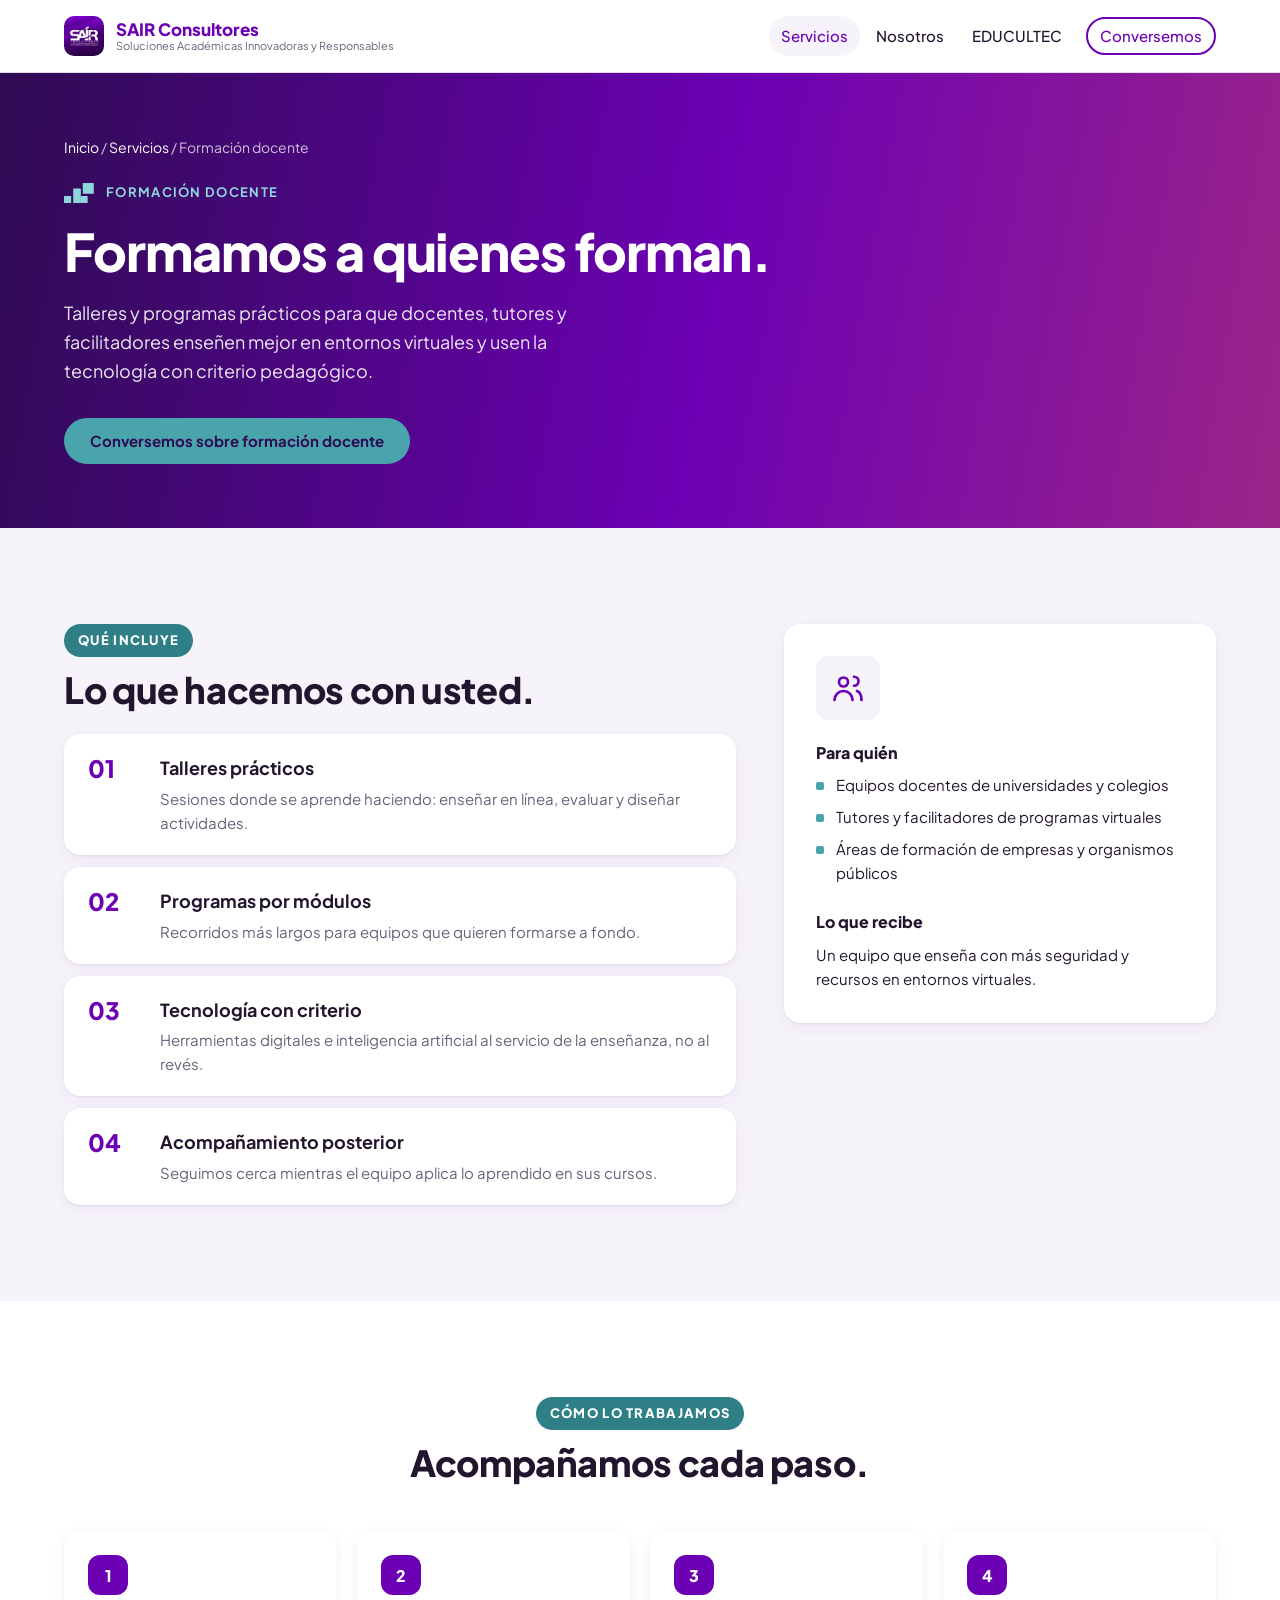
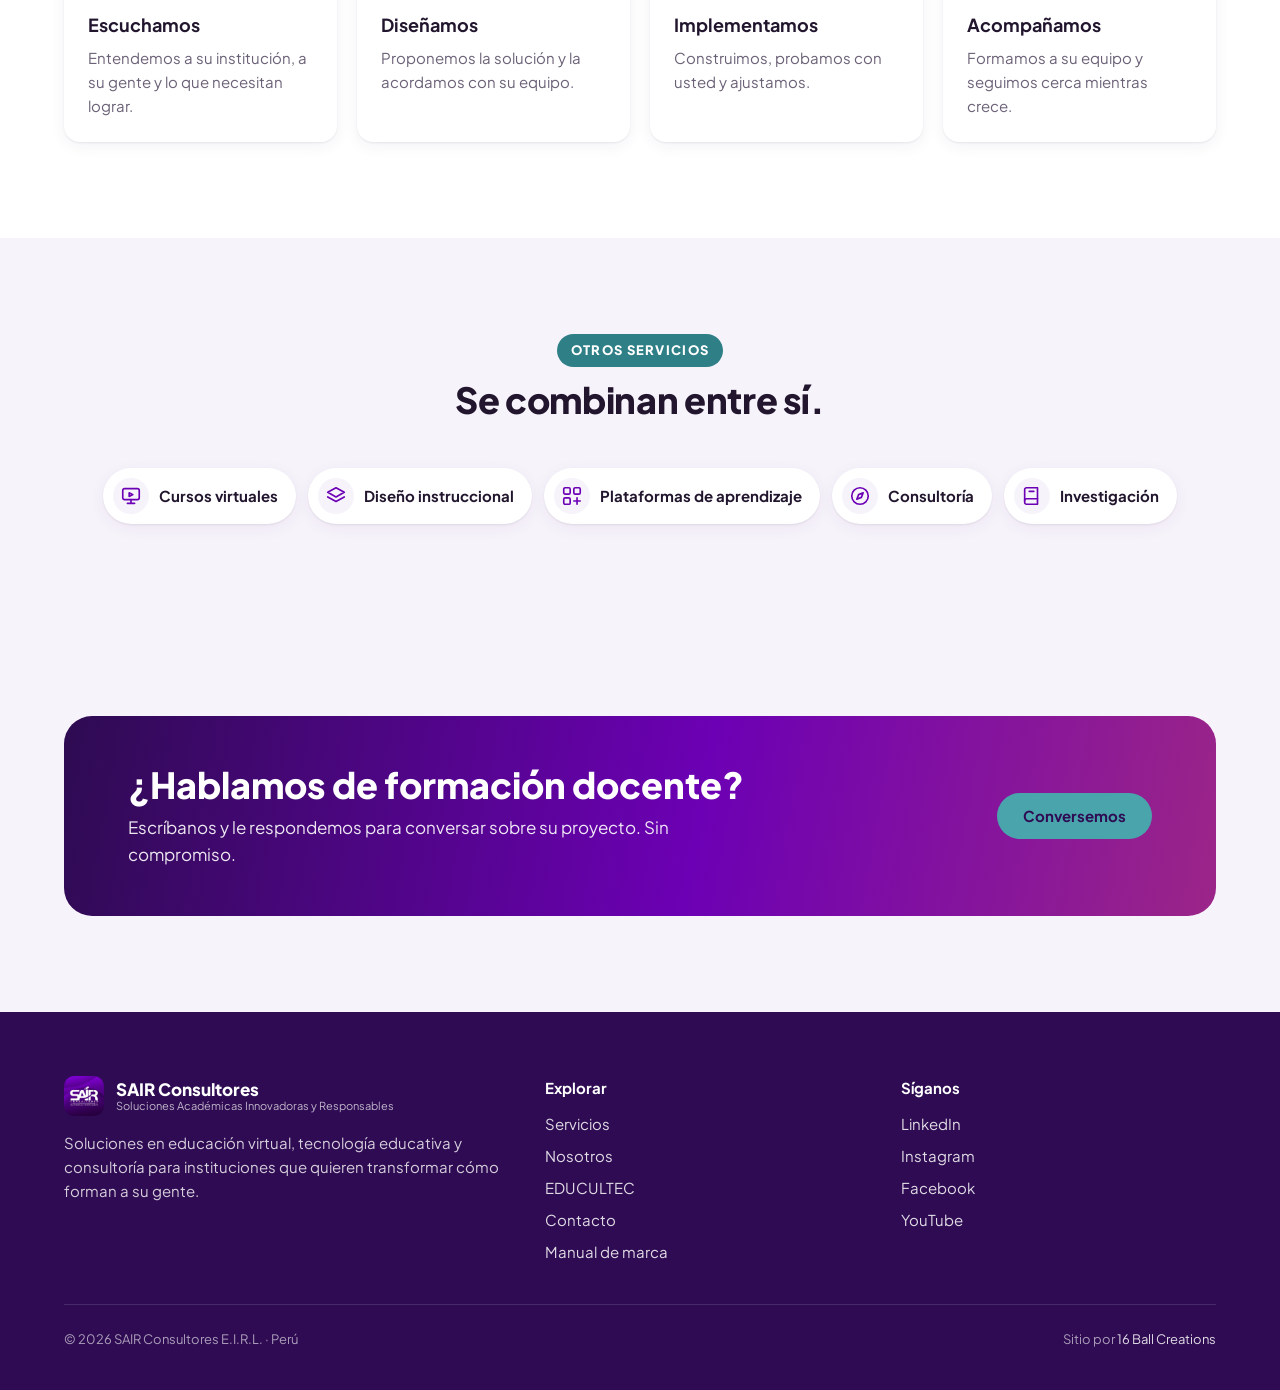
<file: servicios/formacion-docente/index.html>
<!DOCTYPE html>
<html lang="es">
<head>
<meta charset="utf-8">
<meta name="viewport" content="width=device-width, initial-scale=1">
<title>Formación docente · SAIR Consultores</title>
<meta name="robots" content="noindex, nofollow">
<meta name="description" content="Formación docente: Talleres y programas para equipos docentes y corporativos. SAIR Consultores.">
<meta name="theme-color" content="#2E0B52">
<link rel="icon" href="../../assets/img/logo-sair-violeta.jpg" type="image/jpeg">
<link rel="preconnect" href="https://fonts.googleapis.com">
<link rel="preconnect" href="https://fonts.gstatic.com" crossorigin>
<link rel="stylesheet" href="../../assets/css/sair.css">
<link rel="stylesheet" href="../../assets/css/sitio.css?v=1.2">
</head>
<body>

<header class="barra">
  <div class="envolver">
    <a class="marca" href="../../" aria-label="SAIR Consultores, inicio">
      <img src="../../assets/img/logo-sair-violeta.jpg" alt="" width="40" height="40">
      <span><b>SAIR Consultores</b><small>Soluciones Académicas Innovadoras y Responsables</small></span>
    </a>
    <nav class="menu" aria-label="Principal">
      <a href="../../servicios/" aria-current="page">Servicios</a>
      <a href="../../nosotros/">Nosotros</a>
      <a href="../../educultec/">EDUCULTEC</a>
      <a class="btn btn-borde" href="../../#contacto">Conversemos</a>
    </nav>
  </div>
</header>

<main>
  <section class="portada portada-int sobre-oscuro">
    <div class="envolver">
      <nav class="migas" aria-label="Ruta"><a href="../../">Inicio</a> <span aria-hidden="true">/</span> <a href="../../servicios/">Servicios</a> <span aria-hidden="true">/</span> <span aria-current="page">Formación docente</span></nav>
      <p class="kicker"><svg class="px" viewBox="0 0 44 30" aria-hidden="true"><rect x="0" y="19" width="10.5" height="10.5" rx=".6"/><rect x="13.5" y="8.1" width="11.25" height="21.4" rx=".6"/><rect x="24.5" y="18.9" width="10.15" height="10.6" rx=".6"/><rect x="27.5" y="0" width="16.2" height="15.75" rx=".6"/></svg>Formación docente</p>
      <h1>Formamos a quienes forman.</h1>
      <p class="entrada">Talleres y programas prácticos para que docentes, tutores y facilitadores enseñen mejor en entornos virtuales y usen la tecnología con criterio pedagógico.</p>
      <div class="acciones"><a class="btn btn-accion" href="../../?tema=Formación+docente#contacto">Conversemos sobre formación docente</a></div>
    </div>
  </section>

  <section class="bloque">
    <div class="envolver servicio-detalle">
      <div>
        <p class="etiqueta">Qué incluye</p>
        <h2 class="titulo">Lo que hacemos con usted.</h2>
        <ol class="incluye"><li><span class="num">01</span><div><h3>Talleres prácticos</h3><p>Sesiones donde se aprende haciendo: enseñar en línea, evaluar y diseñar actividades.</p></div></li><li><span class="num">02</span><div><h3>Programas por módulos</h3><p>Recorridos más largos para equipos que quieren formarse a fondo.</p></div></li><li><span class="num">03</span><div><h3>Tecnología con criterio</h3><p>Herramientas digitales e inteligencia artificial al servicio de la enseñanza, no al revés.</p></div></li><li><span class="num">04</span><div><h3>Acompañamiento posterior</h3><p>Seguimos cerca mientras el equipo aplica lo aprendido en sus cursos.</p></div></li></ol>
      </div>
      <aside class="ficha-servicio">
        <div class="ico"><svg width="36" height="36" viewBox="0 0 24 24" fill="none" stroke="currentColor" stroke-width="1.8" stroke-linecap="round" stroke-linejoin="round" aria-hidden="true"><circle cx="9" cy="8" r="3"/><path d="M3 20c0-3.3 2.7-6 6-6s6 2.7 6 6"/><path d="M16 4.5a3 3 0 010 6M18 14c2 .7 3 2.8 3 6"/></svg></div>
        <h3>Para quién</h3>
        <ul class="para"><li>Equipos docentes de universidades y colegios</li><li>Tutores y facilitadores de programas virtuales</li><li>Áreas de formación de empresas y organismos públicos</li></ul>
        <h3>Lo que recibe</h3>
        <p>Un equipo que enseña con más seguridad y recursos en entornos virtuales.</p>
      </aside>
    </div>
  </section>

  <section class="bloque blanco">
    <div class="envolver">
      <div class="encabezado">
        <p class="etiqueta">Cómo lo trabajamos</p>
        <h2>Acompañamos cada paso.</h2>
      </div>
      <ol class="pasos"><li><h3>Escuchamos</h3><p>Entendemos a su institución, a su gente y lo que necesitan lograr.</p></li><li><h3>Diseñamos</h3><p>Proponemos la solución y la acordamos con su equipo.</p></li><li><h3>Implementamos</h3><p>Construimos, probamos con usted y ajustamos.</p></li><li><h3>Acompañamos</h3><p>Formamos a su equipo y seguimos cerca mientras crece.</p></li></ol>
    </div>
  </section>

  <section class="bloque">
    <div class="envolver">
      <div class="encabezado"><p class="etiqueta">Otros servicios</p><h2>Se combinan entre sí.</h2></div>
      <nav class="otros" aria-label="Otros servicios"><a class="otro" href="../cursos-virtuales/"><span class="ico"><svg width="22" height="22" viewBox="0 0 24 24" fill="none" stroke="currentColor" stroke-width="1.8" stroke-linecap="round" stroke-linejoin="round" aria-hidden="true"><rect x="3" y="4" width="18" height="12" rx="2"/><path d="M8 20h8M12 16v4M10 8.5l4 2-4 2z"/></svg></span>Cursos virtuales</a><a class="otro" href="../diseno-instruccional/"><span class="ico"><svg width="22" height="22" viewBox="0 0 24 24" fill="none" stroke="currentColor" stroke-width="1.8" stroke-linecap="round" stroke-linejoin="round" aria-hidden="true"><path d="M12 3l9 5-9 5-9-5 9-5z"/><path d="M3 13l9 5 9-5"/></svg></span>Diseño instruccional</a><a class="otro" href="../plataformas-de-aprendizaje/"><span class="ico"><svg width="22" height="22" viewBox="0 0 24 24" fill="none" stroke="currentColor" stroke-width="1.8" stroke-linecap="round" stroke-linejoin="round" aria-hidden="true"><rect x="3" y="3" width="7" height="7" rx="1.5"/><rect x="14" y="3" width="7" height="7" rx="1.5"/><rect x="3" y="14" width="7" height="7" rx="1.5"/><path d="M17.5 14v7M14 17.5h7"/></svg></span>Plataformas de aprendizaje</a><a class="otro" href="../consultoria/"><span class="ico"><svg width="22" height="22" viewBox="0 0 24 24" fill="none" stroke="currentColor" stroke-width="1.8" stroke-linecap="round" stroke-linejoin="round" aria-hidden="true"><circle cx="12" cy="12" r="9"/><path d="M15.5 8.5l-2 5-5 2 2-5 5-2z"/></svg></span>Consultoría</a><a class="otro" href="../investigacion/"><span class="ico"><svg width="22" height="22" viewBox="0 0 24 24" fill="none" stroke="currentColor" stroke-width="1.8" stroke-linecap="round" stroke-linejoin="round" aria-hidden="true"><path d="M4 19V5a2 2 0 012-2h12v18H6a2 2 0 01-2-2z"/><path d="M4 17a2 2 0 012-2h12M9 7h5"/></svg></span>Investigación</a></nav>
    </div>
  </section>

  <section class="bloque">
    <div class="envolver">
      <div class="llamado sobre-oscuro">
        <div><h2>¿Hablamos de formación docente?</h2><p>Escríbanos y le respondemos para conversar sobre su proyecto. Sin compromiso.</p></div>
        <a class="btn btn-accion" href="../../?tema=Formación+docente#contacto">Conversemos</a>
      </div>
    </div>
  </section>
</main>

<footer class="pie">
  <div class="envolver">
    <div>
      <a class="marca" href="../../"><img src="../../assets/img/logo-sair-violeta.jpg" alt="" width="40" height="40"><span><b>SAIR Consultores</b><small>Soluciones Académicas Innovadoras y Responsables</small></span></a>
      <p>Soluciones en educación virtual, tecnología educativa y consultoría para instituciones que quieren transformar cómo forman a su gente.</p>
    </div>
    <div>
      <h3>Explorar</h3>
      <ul><li><a href="../../servicios/">Servicios</a></li><li><a href="../../nosotros/">Nosotros</a></li><li><a href="../../educultec/">EDUCULTEC</a></li><li><a href="../../#contacto">Contacto</a></li><li><a href="../../marca/">Manual de marca</a></li></ul>
    </div>
    <div>
      <h3>Síganos</h3>
      <ul>
        <li><a href="https://www.linkedin.com/company/sair-consultores/" rel="noopener" target="_blank">LinkedIn</a></li>
        <li><a href="https://www.instagram.com/sairconsultores_eirl/" rel="noopener" target="_blank">Instagram</a></li>
        <li><a href="https://www.facebook.com/sairconsultores" rel="noopener" target="_blank">Facebook</a></li>
        <li><a href="https://www.youtube.com/@sairconsultores" rel="noopener" target="_blank">YouTube</a></li>
      </ul>
    </div>
    <div class="legal"><span>© 2026 SAIR Consultores E.I.R.L. · Perú</span><span>Sitio por <a href="https://16ballcreations.com" rel="noopener">16 Ball Creations</a></span></div>
  </div>
</footer>
<script src="../../assets/js/sitio.js?v=1.2" defer></script>
</body>
</html>
</file>
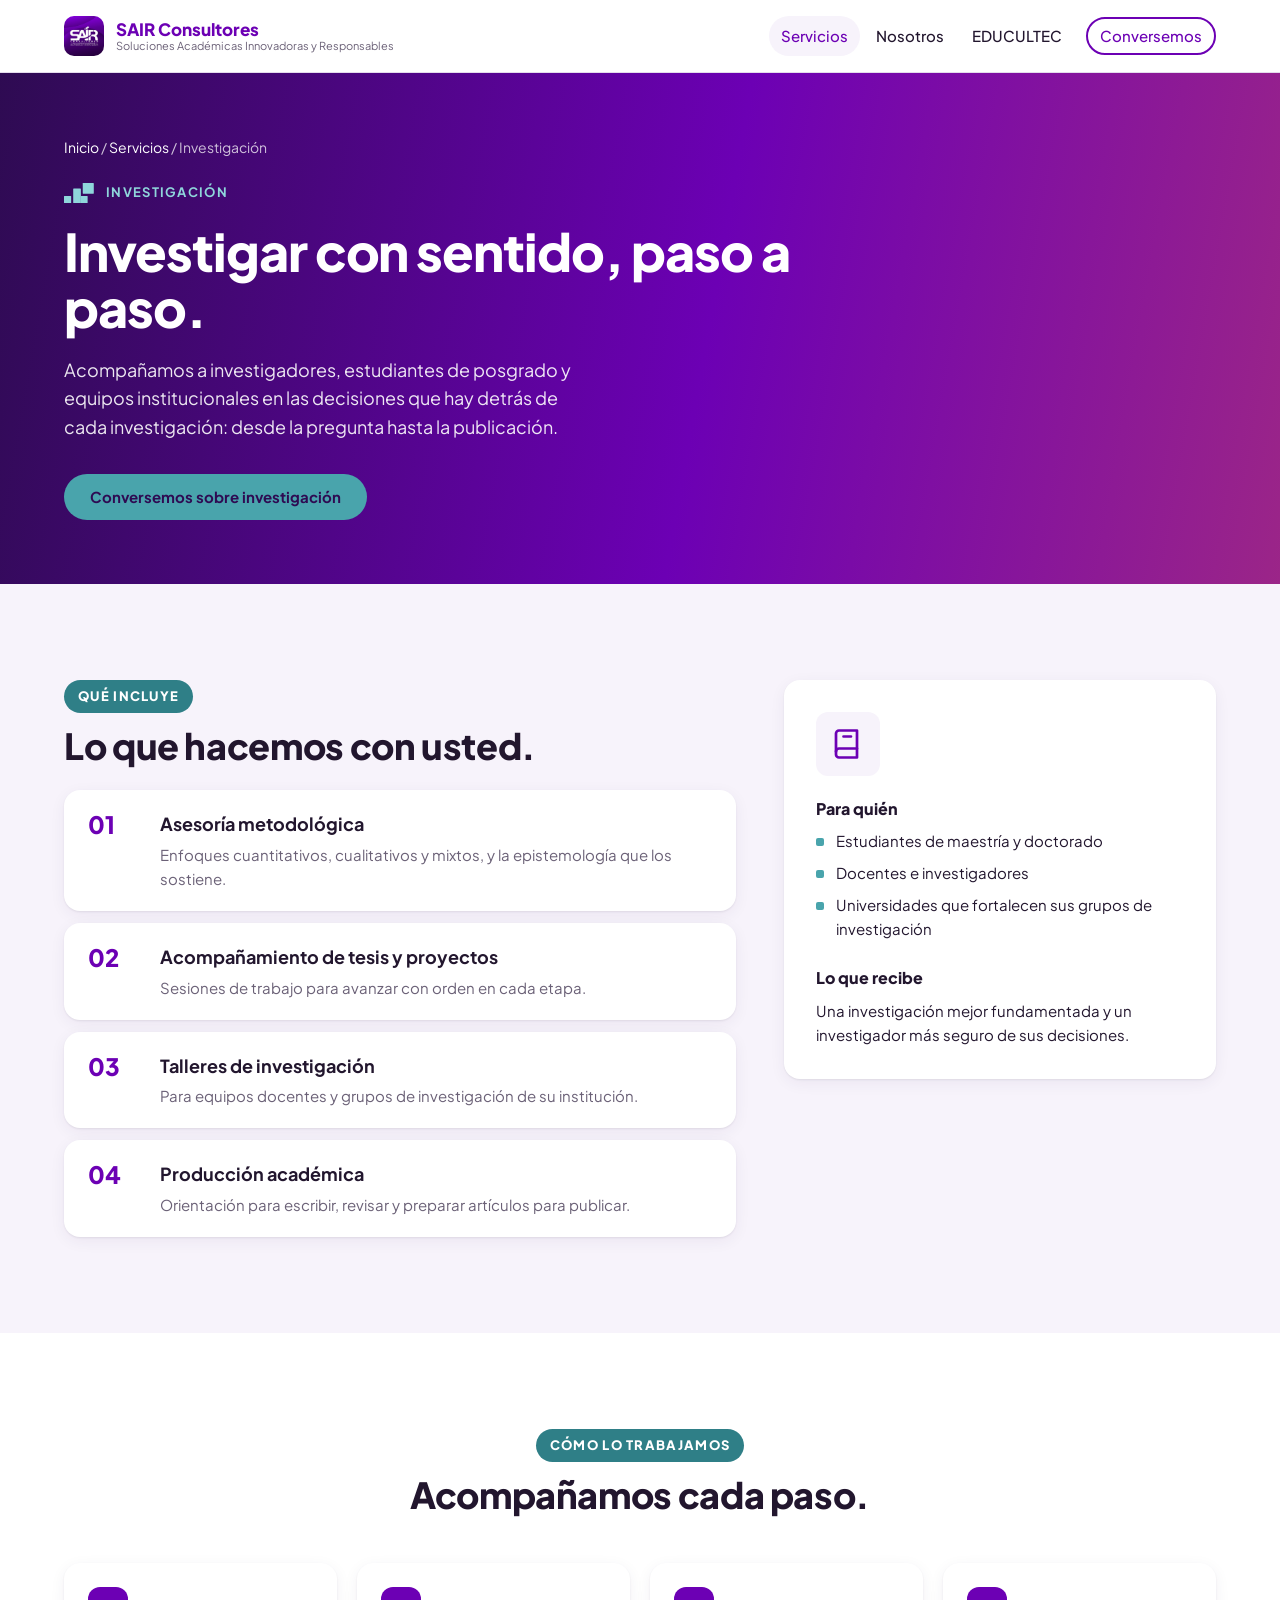
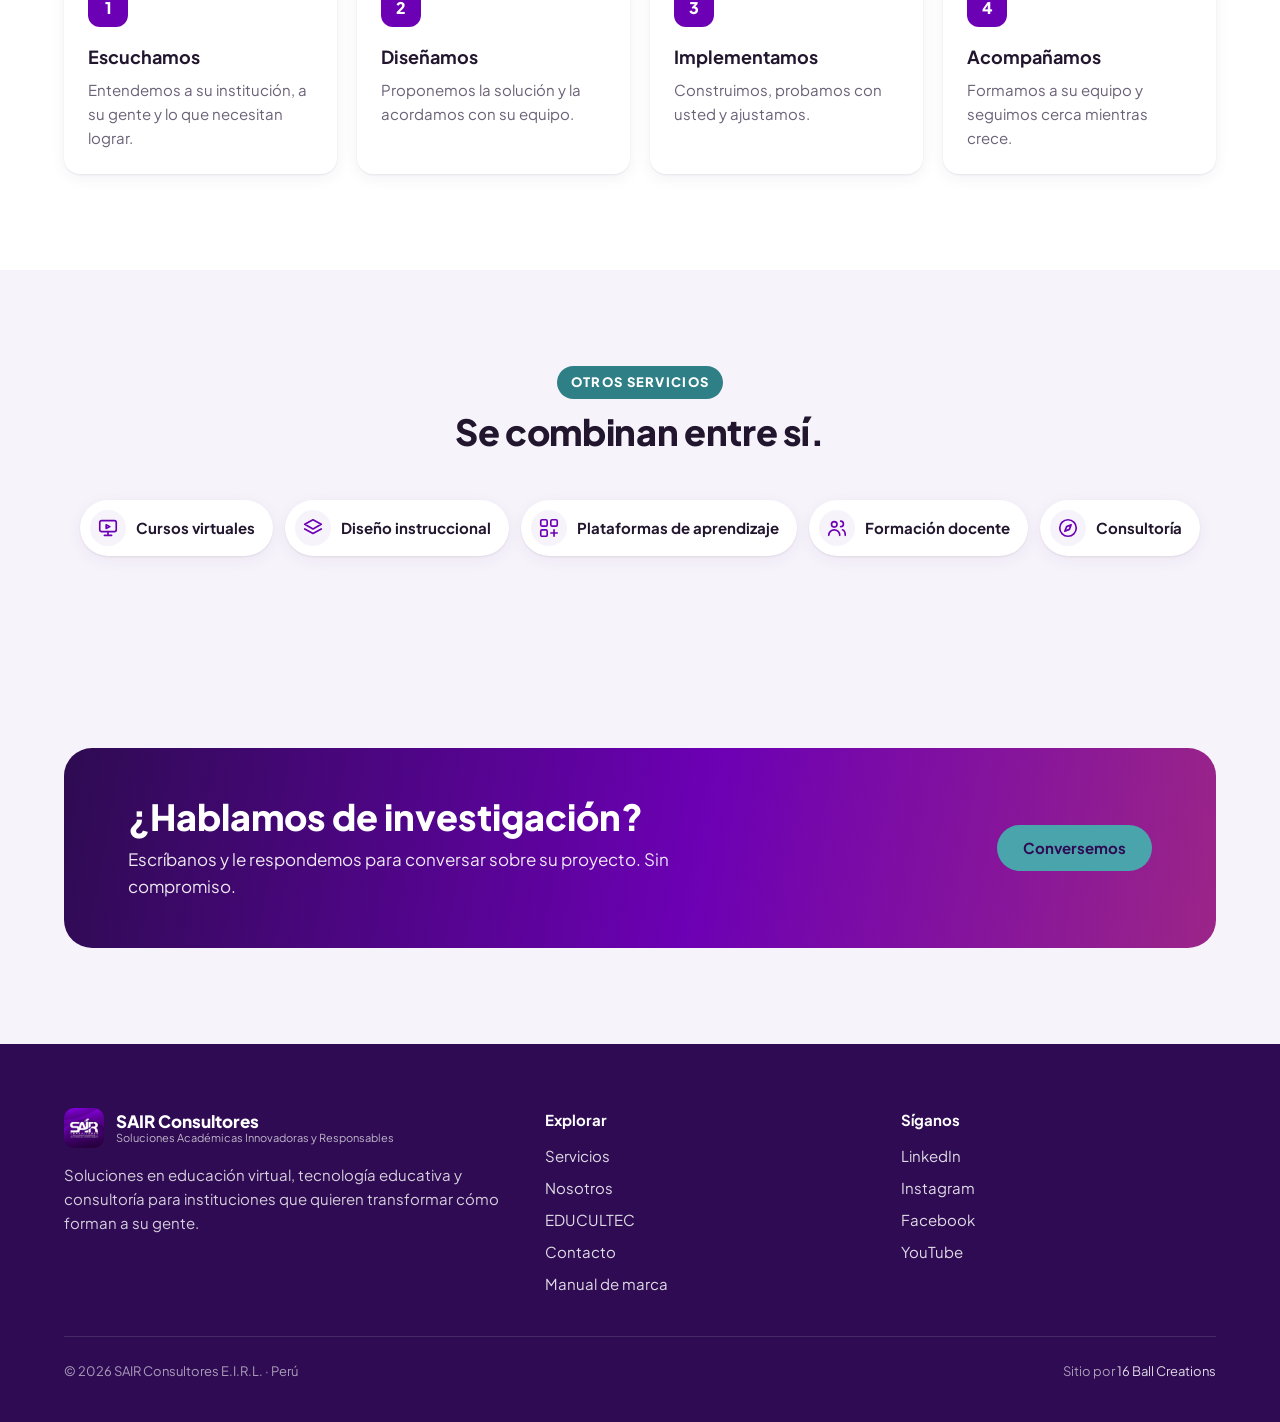
<file: servicios/investigacion/index.html>
<!DOCTYPE html>
<html lang="es">
<head>
<meta charset="utf-8">
<meta name="viewport" content="width=device-width, initial-scale=1">
<title>Investigación · SAIR Consultores</title>
<meta name="robots" content="noindex, nofollow">
<meta name="description" content="Investigación: Acompañamiento en procesos de investigación y producción académica. SAIR Consultores.">
<meta name="theme-color" content="#2E0B52">
<link rel="icon" href="../../assets/img/logo-sair-violeta.jpg" type="image/jpeg">
<link rel="preconnect" href="https://fonts.googleapis.com">
<link rel="preconnect" href="https://fonts.gstatic.com" crossorigin>
<link rel="stylesheet" href="../../assets/css/sair.css">
<link rel="stylesheet" href="../../assets/css/sitio.css?v=1.2">
</head>
<body>

<header class="barra">
  <div class="envolver">
    <a class="marca" href="../../" aria-label="SAIR Consultores, inicio">
      <img src="../../assets/img/logo-sair-violeta.jpg" alt="" width="40" height="40">
      <span><b>SAIR Consultores</b><small>Soluciones Académicas Innovadoras y Responsables</small></span>
    </a>
    <nav class="menu" aria-label="Principal">
      <a href="../../servicios/" aria-current="page">Servicios</a>
      <a href="../../nosotros/">Nosotros</a>
      <a href="../../educultec/">EDUCULTEC</a>
      <a class="btn btn-borde" href="../../#contacto">Conversemos</a>
    </nav>
  </div>
</header>

<main>
  <section class="portada portada-int sobre-oscuro">
    <div class="envolver">
      <nav class="migas" aria-label="Ruta"><a href="../../">Inicio</a> <span aria-hidden="true">/</span> <a href="../../servicios/">Servicios</a> <span aria-hidden="true">/</span> <span aria-current="page">Investigación</span></nav>
      <p class="kicker"><svg class="px" viewBox="0 0 44 30" aria-hidden="true"><rect x="0" y="19" width="10.5" height="10.5" rx=".6"/><rect x="13.5" y="8.1" width="11.25" height="21.4" rx=".6"/><rect x="24.5" y="18.9" width="10.15" height="10.6" rx=".6"/><rect x="27.5" y="0" width="16.2" height="15.75" rx=".6"/></svg>Investigación</p>
      <h1>Investigar con sentido, paso a paso.</h1>
      <p class="entrada">Acompañamos a investigadores, estudiantes de posgrado y equipos institucionales en las decisiones que hay detrás de cada investigación: desde la pregunta hasta la publicación.</p>
      <div class="acciones"><a class="btn btn-accion" href="../../?tema=Investigación#contacto">Conversemos sobre investigación</a></div>
    </div>
  </section>

  <section class="bloque">
    <div class="envolver servicio-detalle">
      <div>
        <p class="etiqueta">Qué incluye</p>
        <h2 class="titulo">Lo que hacemos con usted.</h2>
        <ol class="incluye"><li><span class="num">01</span><div><h3>Asesoría metodológica</h3><p>Enfoques cuantitativos, cualitativos y mixtos, y la epistemología que los sostiene.</p></div></li><li><span class="num">02</span><div><h3>Acompañamiento de tesis y proyectos</h3><p>Sesiones de trabajo para avanzar con orden en cada etapa.</p></div></li><li><span class="num">03</span><div><h3>Talleres de investigación</h3><p>Para equipos docentes y grupos de investigación de su institución.</p></div></li><li><span class="num">04</span><div><h3>Producción académica</h3><p>Orientación para escribir, revisar y preparar artículos para publicar.</p></div></li></ol>
      </div>
      <aside class="ficha-servicio">
        <div class="ico"><svg width="36" height="36" viewBox="0 0 24 24" fill="none" stroke="currentColor" stroke-width="1.8" stroke-linecap="round" stroke-linejoin="round" aria-hidden="true"><path d="M4 19V5a2 2 0 012-2h12v18H6a2 2 0 01-2-2z"/><path d="M4 17a2 2 0 012-2h12M9 7h5"/></svg></div>
        <h3>Para quién</h3>
        <ul class="para"><li>Estudiantes de maestría y doctorado</li><li>Docentes e investigadores</li><li>Universidades que fortalecen sus grupos de investigación</li></ul>
        <h3>Lo que recibe</h3>
        <p>Una investigación mejor fundamentada y un investigador más seguro de sus decisiones.</p>
      </aside>
    </div>
  </section>

  <section class="bloque blanco">
    <div class="envolver">
      <div class="encabezado">
        <p class="etiqueta">Cómo lo trabajamos</p>
        <h2>Acompañamos cada paso.</h2>
      </div>
      <ol class="pasos"><li><h3>Escuchamos</h3><p>Entendemos a su institución, a su gente y lo que necesitan lograr.</p></li><li><h3>Diseñamos</h3><p>Proponemos la solución y la acordamos con su equipo.</p></li><li><h3>Implementamos</h3><p>Construimos, probamos con usted y ajustamos.</p></li><li><h3>Acompañamos</h3><p>Formamos a su equipo y seguimos cerca mientras crece.</p></li></ol>
    </div>
  </section>

  <section class="bloque">
    <div class="envolver">
      <div class="encabezado"><p class="etiqueta">Otros servicios</p><h2>Se combinan entre sí.</h2></div>
      <nav class="otros" aria-label="Otros servicios"><a class="otro" href="../cursos-virtuales/"><span class="ico"><svg width="22" height="22" viewBox="0 0 24 24" fill="none" stroke="currentColor" stroke-width="1.8" stroke-linecap="round" stroke-linejoin="round" aria-hidden="true"><rect x="3" y="4" width="18" height="12" rx="2"/><path d="M8 20h8M12 16v4M10 8.5l4 2-4 2z"/></svg></span>Cursos virtuales</a><a class="otro" href="../diseno-instruccional/"><span class="ico"><svg width="22" height="22" viewBox="0 0 24 24" fill="none" stroke="currentColor" stroke-width="1.8" stroke-linecap="round" stroke-linejoin="round" aria-hidden="true"><path d="M12 3l9 5-9 5-9-5 9-5z"/><path d="M3 13l9 5 9-5"/></svg></span>Diseño instruccional</a><a class="otro" href="../plataformas-de-aprendizaje/"><span class="ico"><svg width="22" height="22" viewBox="0 0 24 24" fill="none" stroke="currentColor" stroke-width="1.8" stroke-linecap="round" stroke-linejoin="round" aria-hidden="true"><rect x="3" y="3" width="7" height="7" rx="1.5"/><rect x="14" y="3" width="7" height="7" rx="1.5"/><rect x="3" y="14" width="7" height="7" rx="1.5"/><path d="M17.5 14v7M14 17.5h7"/></svg></span>Plataformas de aprendizaje</a><a class="otro" href="../formacion-docente/"><span class="ico"><svg width="22" height="22" viewBox="0 0 24 24" fill="none" stroke="currentColor" stroke-width="1.8" stroke-linecap="round" stroke-linejoin="round" aria-hidden="true"><circle cx="9" cy="8" r="3"/><path d="M3 20c0-3.3 2.7-6 6-6s6 2.7 6 6"/><path d="M16 4.5a3 3 0 010 6M18 14c2 .7 3 2.8 3 6"/></svg></span>Formación docente</a><a class="otro" href="../consultoria/"><span class="ico"><svg width="22" height="22" viewBox="0 0 24 24" fill="none" stroke="currentColor" stroke-width="1.8" stroke-linecap="round" stroke-linejoin="round" aria-hidden="true"><circle cx="12" cy="12" r="9"/><path d="M15.5 8.5l-2 5-5 2 2-5 5-2z"/></svg></span>Consultoría</a></nav>
    </div>
  </section>

  <section class="bloque">
    <div class="envolver">
      <div class="llamado sobre-oscuro">
        <div><h2>¿Hablamos de investigación?</h2><p>Escríbanos y le respondemos para conversar sobre su proyecto. Sin compromiso.</p></div>
        <a class="btn btn-accion" href="../../?tema=Investigación#contacto">Conversemos</a>
      </div>
    </div>
  </section>
</main>

<footer class="pie">
  <div class="envolver">
    <div>
      <a class="marca" href="../../"><img src="../../assets/img/logo-sair-violeta.jpg" alt="" width="40" height="40"><span><b>SAIR Consultores</b><small>Soluciones Académicas Innovadoras y Responsables</small></span></a>
      <p>Soluciones en educación virtual, tecnología educativa y consultoría para instituciones que quieren transformar cómo forman a su gente.</p>
    </div>
    <div>
      <h3>Explorar</h3>
      <ul><li><a href="../../servicios/">Servicios</a></li><li><a href="../../nosotros/">Nosotros</a></li><li><a href="../../educultec/">EDUCULTEC</a></li><li><a href="../../#contacto">Contacto</a></li><li><a href="../../marca/">Manual de marca</a></li></ul>
    </div>
    <div>
      <h3>Síganos</h3>
      <ul>
        <li><a href="https://www.linkedin.com/company/sair-consultores/" rel="noopener" target="_blank">LinkedIn</a></li>
        <li><a href="https://www.instagram.com/sairconsultores_eirl/" rel="noopener" target="_blank">Instagram</a></li>
        <li><a href="https://www.facebook.com/sairconsultores" rel="noopener" target="_blank">Facebook</a></li>
        <li><a href="https://www.youtube.com/@sairconsultores" rel="noopener" target="_blank">YouTube</a></li>
      </ul>
    </div>
    <div class="legal"><span>© 2026 SAIR Consultores E.I.R.L. · Perú</span><span>Sitio por <a href="https://16ballcreations.com" rel="noopener">16 Ball Creations</a></span></div>
  </div>
</footer>
<script src="../../assets/js/sitio.js?v=1.2" defer></script>
</body>
</html>
</file>
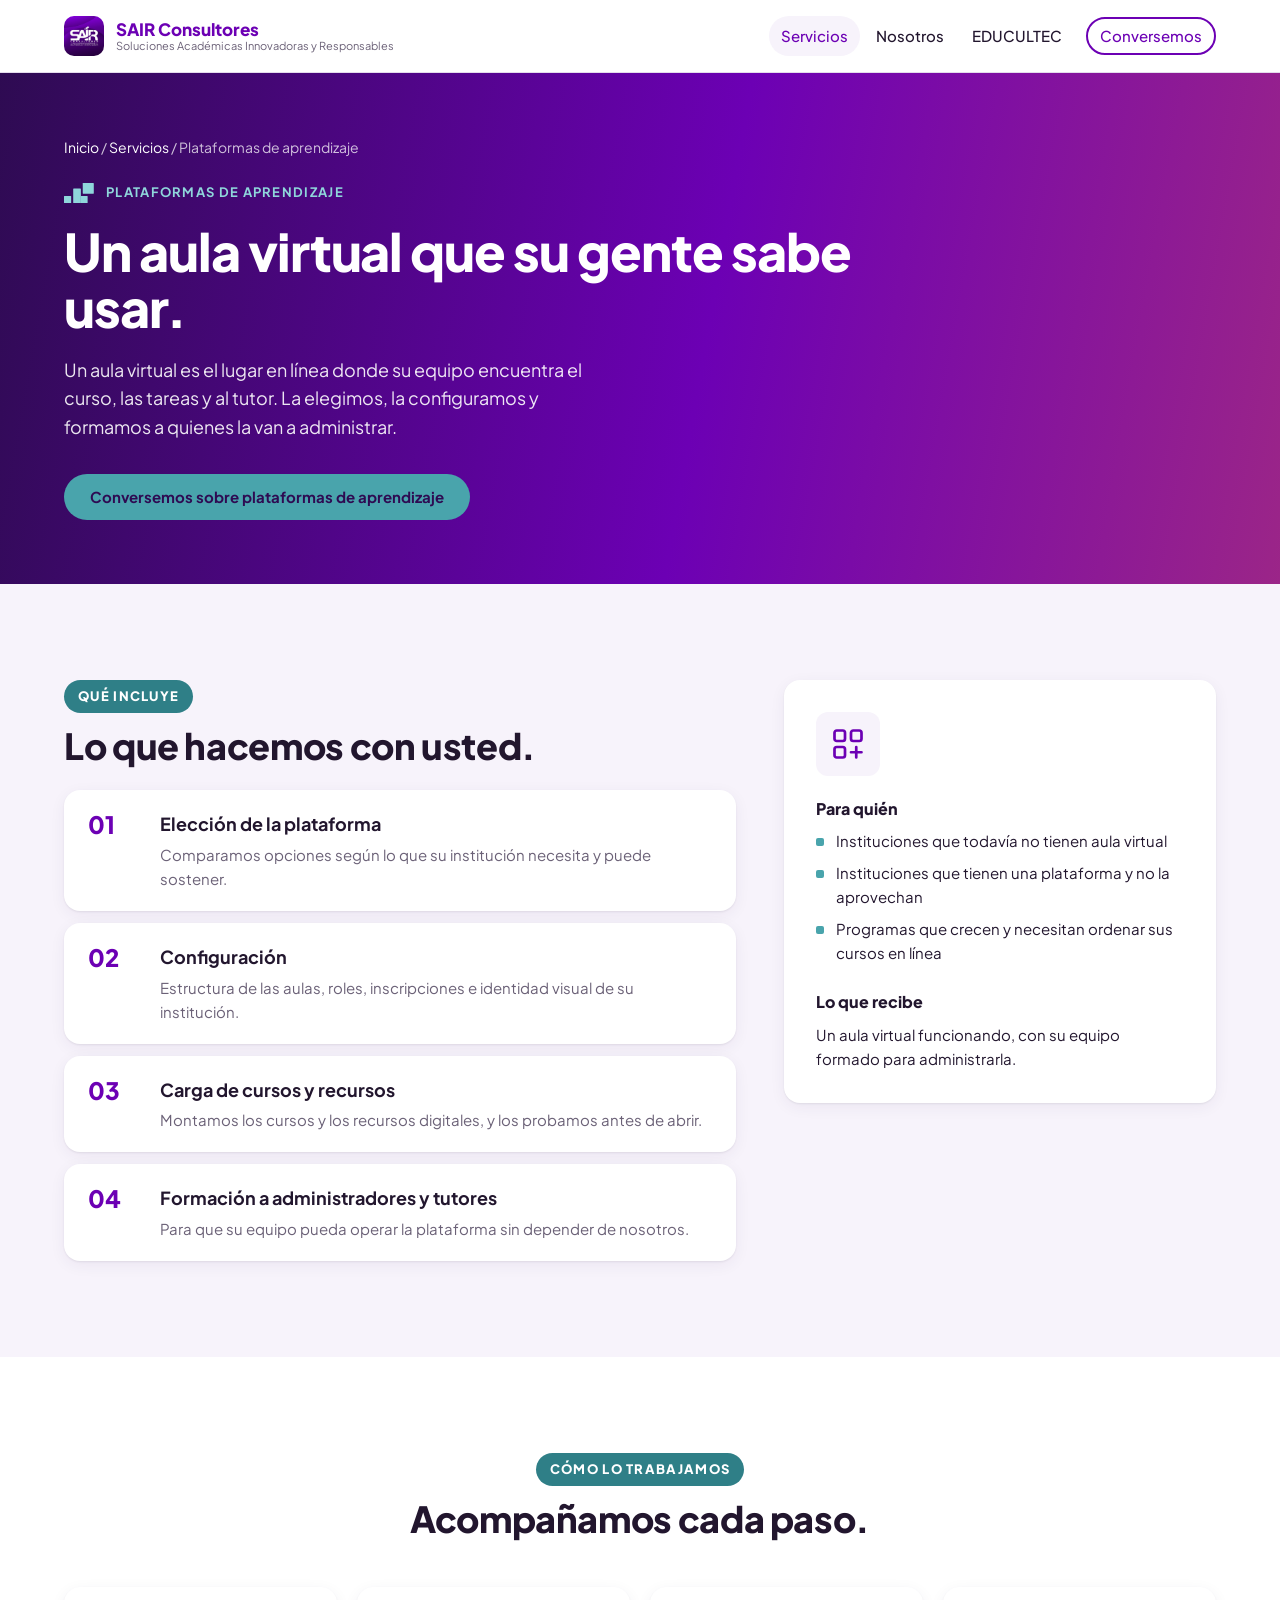
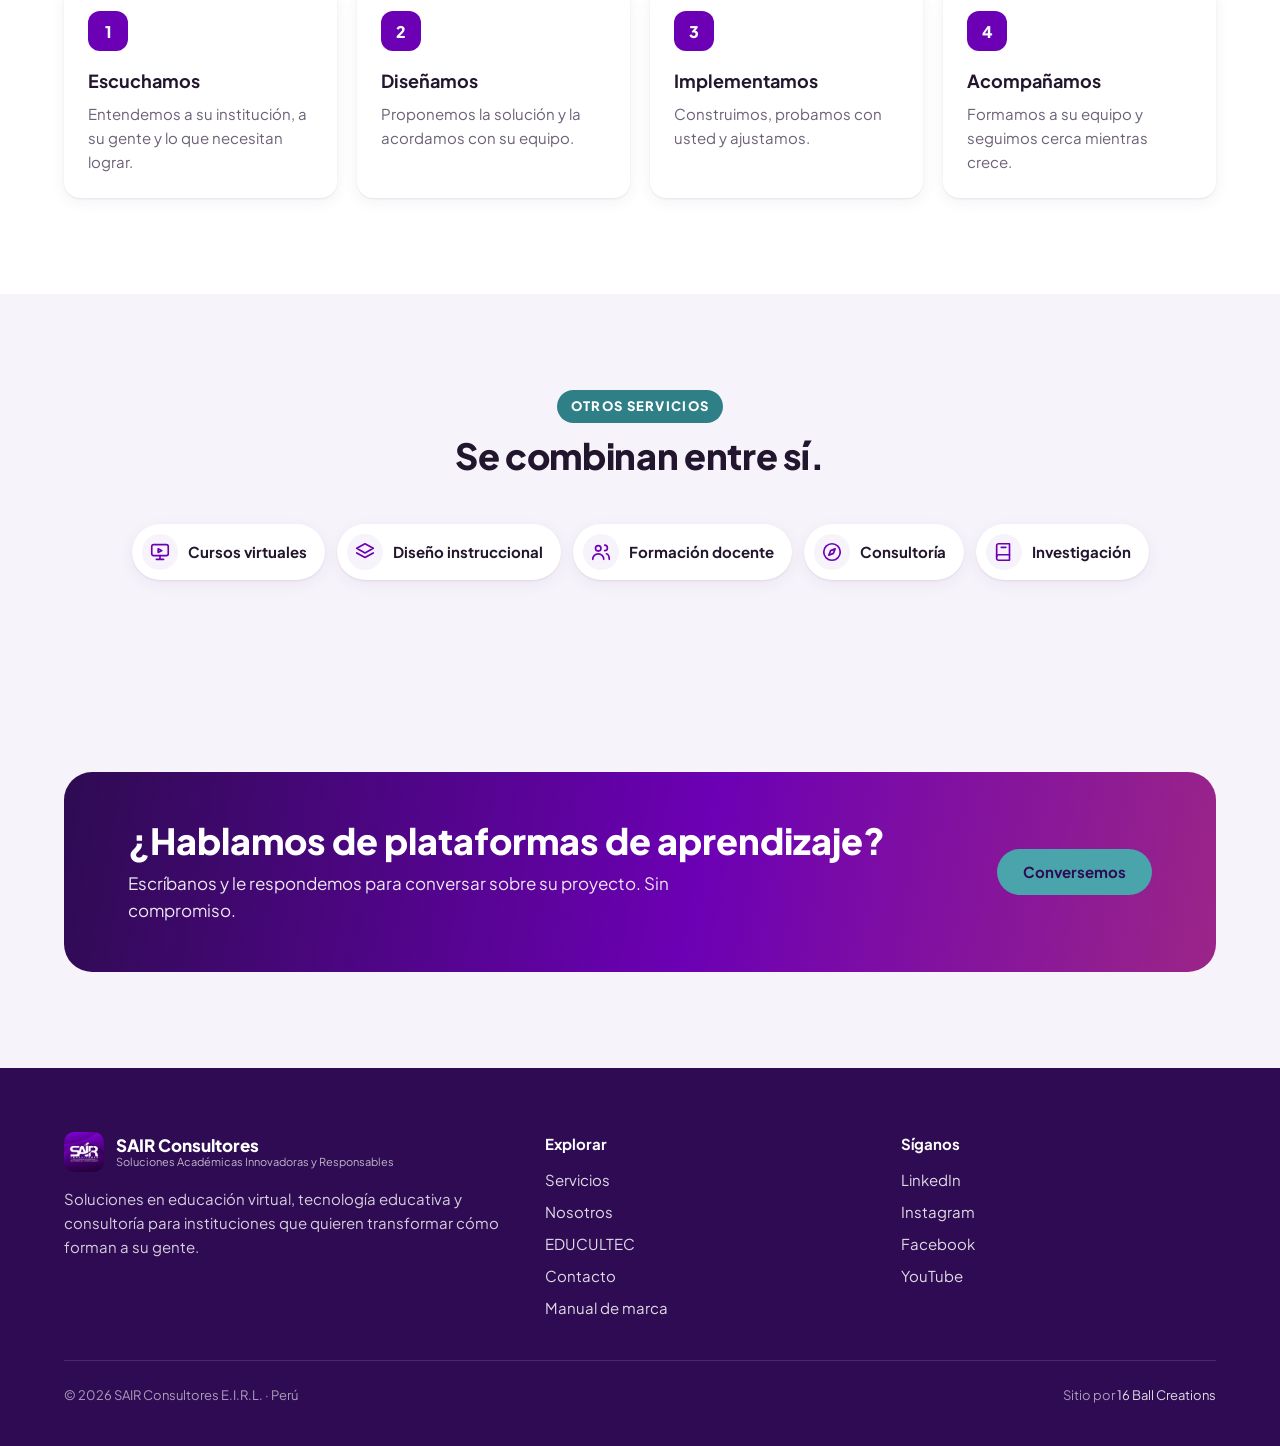
<file: servicios/plataformas-de-aprendizaje/index.html>
<!DOCTYPE html>
<html lang="es">
<head>
<meta charset="utf-8">
<meta name="viewport" content="width=device-width, initial-scale=1">
<title>Plataformas de aprendizaje · SAIR Consultores</title>
<meta name="robots" content="noindex, nofollow">
<meta name="description" content="Plataformas de aprendizaje: Implementación de aulas virtuales y recursos educativos digitales. SAIR Consultores.">
<meta name="theme-color" content="#2E0B52">
<link rel="icon" href="../../assets/img/logo-sair-violeta.jpg" type="image/jpeg">
<link rel="preconnect" href="https://fonts.googleapis.com">
<link rel="preconnect" href="https://fonts.gstatic.com" crossorigin>
<link rel="stylesheet" href="../../assets/css/sair.css">
<link rel="stylesheet" href="../../assets/css/sitio.css?v=1.2">
</head>
<body>

<header class="barra">
  <div class="envolver">
    <a class="marca" href="../../" aria-label="SAIR Consultores, inicio">
      <img src="../../assets/img/logo-sair-violeta.jpg" alt="" width="40" height="40">
      <span><b>SAIR Consultores</b><small>Soluciones Académicas Innovadoras y Responsables</small></span>
    </a>
    <nav class="menu" aria-label="Principal">
      <a href="../../servicios/" aria-current="page">Servicios</a>
      <a href="../../nosotros/">Nosotros</a>
      <a href="../../educultec/">EDUCULTEC</a>
      <a class="btn btn-borde" href="../../#contacto">Conversemos</a>
    </nav>
  </div>
</header>

<main>
  <section class="portada portada-int sobre-oscuro">
    <div class="envolver">
      <nav class="migas" aria-label="Ruta"><a href="../../">Inicio</a> <span aria-hidden="true">/</span> <a href="../../servicios/">Servicios</a> <span aria-hidden="true">/</span> <span aria-current="page">Plataformas de aprendizaje</span></nav>
      <p class="kicker"><svg class="px" viewBox="0 0 44 30" aria-hidden="true"><rect x="0" y="19" width="10.5" height="10.5" rx=".6"/><rect x="13.5" y="8.1" width="11.25" height="21.4" rx=".6"/><rect x="24.5" y="18.9" width="10.15" height="10.6" rx=".6"/><rect x="27.5" y="0" width="16.2" height="15.75" rx=".6"/></svg>Plataformas de aprendizaje</p>
      <h1>Un aula virtual que su gente sabe usar.</h1>
      <p class="entrada">Un aula virtual es el lugar en línea donde su equipo encuentra el curso, las tareas y al tutor. La elegimos, la configuramos y formamos a quienes la van a administrar.</p>
      <div class="acciones"><a class="btn btn-accion" href="../../?tema=Plataformas+de+aprendizaje#contacto">Conversemos sobre plataformas de aprendizaje</a></div>
    </div>
  </section>

  <section class="bloque">
    <div class="envolver servicio-detalle">
      <div>
        <p class="etiqueta">Qué incluye</p>
        <h2 class="titulo">Lo que hacemos con usted.</h2>
        <ol class="incluye"><li><span class="num">01</span><div><h3>Elección de la plataforma</h3><p>Comparamos opciones según lo que su institución necesita y puede sostener.</p></div></li><li><span class="num">02</span><div><h3>Configuración</h3><p>Estructura de las aulas, roles, inscripciones e identidad visual de su institución.</p></div></li><li><span class="num">03</span><div><h3>Carga de cursos y recursos</h3><p>Montamos los cursos y los recursos digitales, y los probamos antes de abrir.</p></div></li><li><span class="num">04</span><div><h3>Formación a administradores y tutores</h3><p>Para que su equipo pueda operar la plataforma sin depender de nosotros.</p></div></li></ol>
      </div>
      <aside class="ficha-servicio">
        <div class="ico"><svg width="36" height="36" viewBox="0 0 24 24" fill="none" stroke="currentColor" stroke-width="1.8" stroke-linecap="round" stroke-linejoin="round" aria-hidden="true"><rect x="3" y="3" width="7" height="7" rx="1.5"/><rect x="14" y="3" width="7" height="7" rx="1.5"/><rect x="3" y="14" width="7" height="7" rx="1.5"/><path d="M17.5 14v7M14 17.5h7"/></svg></div>
        <h3>Para quién</h3>
        <ul class="para"><li>Instituciones que todavía no tienen aula virtual</li><li>Instituciones que tienen una plataforma y no la aprovechan</li><li>Programas que crecen y necesitan ordenar sus cursos en línea</li></ul>
        <h3>Lo que recibe</h3>
        <p>Un aula virtual funcionando, con su equipo formado para administrarla.</p>
      </aside>
    </div>
  </section>

  <section class="bloque blanco">
    <div class="envolver">
      <div class="encabezado">
        <p class="etiqueta">Cómo lo trabajamos</p>
        <h2>Acompañamos cada paso.</h2>
      </div>
      <ol class="pasos"><li><h3>Escuchamos</h3><p>Entendemos a su institución, a su gente y lo que necesitan lograr.</p></li><li><h3>Diseñamos</h3><p>Proponemos la solución y la acordamos con su equipo.</p></li><li><h3>Implementamos</h3><p>Construimos, probamos con usted y ajustamos.</p></li><li><h3>Acompañamos</h3><p>Formamos a su equipo y seguimos cerca mientras crece.</p></li></ol>
    </div>
  </section>

  <section class="bloque">
    <div class="envolver">
      <div class="encabezado"><p class="etiqueta">Otros servicios</p><h2>Se combinan entre sí.</h2></div>
      <nav class="otros" aria-label="Otros servicios"><a class="otro" href="../cursos-virtuales/"><span class="ico"><svg width="22" height="22" viewBox="0 0 24 24" fill="none" stroke="currentColor" stroke-width="1.8" stroke-linecap="round" stroke-linejoin="round" aria-hidden="true"><rect x="3" y="4" width="18" height="12" rx="2"/><path d="M8 20h8M12 16v4M10 8.5l4 2-4 2z"/></svg></span>Cursos virtuales</a><a class="otro" href="../diseno-instruccional/"><span class="ico"><svg width="22" height="22" viewBox="0 0 24 24" fill="none" stroke="currentColor" stroke-width="1.8" stroke-linecap="round" stroke-linejoin="round" aria-hidden="true"><path d="M12 3l9 5-9 5-9-5 9-5z"/><path d="M3 13l9 5 9-5"/></svg></span>Diseño instruccional</a><a class="otro" href="../formacion-docente/"><span class="ico"><svg width="22" height="22" viewBox="0 0 24 24" fill="none" stroke="currentColor" stroke-width="1.8" stroke-linecap="round" stroke-linejoin="round" aria-hidden="true"><circle cx="9" cy="8" r="3"/><path d="M3 20c0-3.3 2.7-6 6-6s6 2.7 6 6"/><path d="M16 4.5a3 3 0 010 6M18 14c2 .7 3 2.8 3 6"/></svg></span>Formación docente</a><a class="otro" href="../consultoria/"><span class="ico"><svg width="22" height="22" viewBox="0 0 24 24" fill="none" stroke="currentColor" stroke-width="1.8" stroke-linecap="round" stroke-linejoin="round" aria-hidden="true"><circle cx="12" cy="12" r="9"/><path d="M15.5 8.5l-2 5-5 2 2-5 5-2z"/></svg></span>Consultoría</a><a class="otro" href="../investigacion/"><span class="ico"><svg width="22" height="22" viewBox="0 0 24 24" fill="none" stroke="currentColor" stroke-width="1.8" stroke-linecap="round" stroke-linejoin="round" aria-hidden="true"><path d="M4 19V5a2 2 0 012-2h12v18H6a2 2 0 01-2-2z"/><path d="M4 17a2 2 0 012-2h12M9 7h5"/></svg></span>Investigación</a></nav>
    </div>
  </section>

  <section class="bloque">
    <div class="envolver">
      <div class="llamado sobre-oscuro">
        <div><h2>¿Hablamos de plataformas de aprendizaje?</h2><p>Escríbanos y le respondemos para conversar sobre su proyecto. Sin compromiso.</p></div>
        <a class="btn btn-accion" href="../../?tema=Plataformas+de+aprendizaje#contacto">Conversemos</a>
      </div>
    </div>
  </section>
</main>

<footer class="pie">
  <div class="envolver">
    <div>
      <a class="marca" href="../../"><img src="../../assets/img/logo-sair-violeta.jpg" alt="" width="40" height="40"><span><b>SAIR Consultores</b><small>Soluciones Académicas Innovadoras y Responsables</small></span></a>
      <p>Soluciones en educación virtual, tecnología educativa y consultoría para instituciones que quieren transformar cómo forman a su gente.</p>
    </div>
    <div>
      <h3>Explorar</h3>
      <ul><li><a href="../../servicios/">Servicios</a></li><li><a href="../../nosotros/">Nosotros</a></li><li><a href="../../educultec/">EDUCULTEC</a></li><li><a href="../../#contacto">Contacto</a></li><li><a href="../../marca/">Manual de marca</a></li></ul>
    </div>
    <div>
      <h3>Síganos</h3>
      <ul>
        <li><a href="https://www.linkedin.com/company/sair-consultores/" rel="noopener" target="_blank">LinkedIn</a></li>
        <li><a href="https://www.instagram.com/sairconsultores_eirl/" rel="noopener" target="_blank">Instagram</a></li>
        <li><a href="https://www.facebook.com/sairconsultores" rel="noopener" target="_blank">Facebook</a></li>
        <li><a href="https://www.youtube.com/@sairconsultores" rel="noopener" target="_blank">YouTube</a></li>
      </ul>
    </div>
    <div class="legal"><span>© 2026 SAIR Consultores E.I.R.L. · Perú</span><span>Sitio por <a href="https://16ballcreations.com" rel="noopener">16 Ball Creations</a></span></div>
  </div>
</footer>
<script src="../../assets/js/sitio.js?v=1.2" defer></script>
</body>
</html>
</file>
<file: assets/css/sair.css>
/* =====================================================================
   SAIR Consultores · sistema de marca
   Fuente única de colores, tipografía, medidas y componentes base.
   La usan el manual de marca (/marca/) y el sitio; la guía en texto es MARCA.md.
   Si cambias un valor aquí, cambia en todas partes: actualiza también MARCA.md y el manual.
   ===================================================================== */

/* Plus Jakarta Sans: la familia de la marca (400, 500, 700, 800) */
@import url("https://fonts.googleapis.com/css2?family=Plus+Jakarta+Sans:ital,wght@0,400;0,500;0,700;0,800;1,400&display=swap");

:root{
  /* --- color: marca --- */
  --sair-noche:#2E0B52;        /* violeta noche: fondos profundos, inicio del degradado */
  --sair-violeta:#6C00B4;      /* violeta SAIR: color principal de la marca */
  --sair-ciruela:#9B2588;      /* ciruela: logo en versión clara, acentos cálidos */
  --sair-turquesa:#49A4AC;     /* turquesa: la acción (botones), detalles */
  --sair-turquesa-osc:#2F7F87; /* turquesa oscuro: enlaces y texto turquesa sobre claro */
  --sair-turquesa-claro:#8FD6DB; /* turquesa claro: texto o detalles sobre fondos violeta */

  /* --- color: neutros --- */
  --sair-tinta:#22162E;        /* texto principal */
  --sair-gris:#6B6177;         /* texto secundario, notas */
  --sair-borde:#E4DCEC;        /* líneas, bordes de campos */
  --sair-lienzo:#F7F3FB;       /* fondo de página: blanco apenas lila */
  --sair-blanco:#FFFFFF;       /* tarjetas, barra de navegación */

  /* --- el degradado firma --- */
  --sair-degradado:linear-gradient(100deg,#2E0B52 0%,#6C00B4 55%,#9B2588 100%);

  /* --- tipografía --- */
  --sair-fuente:"Plus Jakarta Sans",ui-sans-serif,system-ui,-apple-system,"Segoe UI",Roboto,sans-serif;
  --t-nota:12px;    --lh-nota:1.4;
  --t-cuerpo:16px;  --lh-cuerpo:1.6;
  --t-cuerpo-lg:18px; --lh-cuerpo-lg:1.6;
  --t-sub:20px;     --lh-sub:1.4;
  --t-h3:24px;      --lh-h3:1.3;
  --t-h2:36px;      --lh-h2:1.15;
  --t-display:52px; --lh-display:1.08;

  /* --- espacio (base 4px) --- */
  --e-4:4px; --e-8:8px; --e-12:12px; --e-16:16px; --e-20:20px; --e-24:24px;
  --e-32:32px; --e-40:40px; --e-48:48px; --e-64:64px; --e-96:96px; --e-120:120px;

  /* --- formas --- */
  --r-campo:8px;     /* campos de formulario */
  --r-icono:12px;    /* contenedores de íconos: cuadrados redondeados, como los píxeles del logo */
  --r-tarjeta:16px;  /* tarjetas */
  --r-boton:999px;   /* botones: píldora */
  --sombra:0 1px 2px rgba(34,22,46,.08),0 4px 16px rgba(46,11,82,.06);

  --ancho:1200px;    /* ancho máximo del contenido */
}

*{box-sizing:border-box}
html{-webkit-text-size-adjust:100%}
body{
  margin:0;background:var(--sair-lienzo);color:var(--sair-tinta);
  font-family:var(--sair-fuente);font-size:var(--t-cuerpo);line-height:var(--lh-cuerpo);
  -webkit-font-smoothing:antialiased;
}
a{color:var(--sair-turquesa-osc);text-underline-offset:3px}
a:hover{color:var(--sair-violeta)}
img{max-width:100%;height:auto}
:focus-visible{outline:3px solid var(--sair-turquesa);outline-offset:2px}

/* --- botones --- */
.btn{
  display:inline-flex;align-items:center;gap:8px;padding:12px 24px;border-radius:var(--r-boton);
  font:700 15px/1.2 var(--sair-fuente);text-decoration:none;border:2px solid transparent;cursor:pointer;
}
.btn-accion{background:var(--sair-turquesa);color:var(--sair-noche)}           /* la acción principal: una por pantalla */
.btn-accion:hover{background:#5BB6BE;color:var(--sair-noche)}
.btn-borde{border-color:var(--sair-violeta);color:var(--sair-violeta);background:transparent}
.btn-borde:hover{background:var(--sair-violeta);color:#fff}
.btn-texto{color:var(--sair-tinta);background:transparent}
.sobre-oscuro .btn-borde{border-color:#fff;color:#fff}
.sobre-oscuro .btn-borde:hover{background:#fff;color:var(--sair-noche)}

/* --- tarjetas e íconos --- */
.tarjeta{background:var(--sair-blanco);border-radius:var(--r-tarjeta);padding:var(--e-24);box-shadow:var(--sombra)}
.icono{width:48px;height:48px;border-radius:var(--r-icono);display:grid;place-items:center;background:var(--sair-lienzo);color:var(--sair-violeta)}


/* =====================================================================
   v1.1 · propuesta del manual de marca (noviembre de 2026)
   El grupo de píxeles del logotipo como recurso gráfico: se arma pieza a
   pieza, de abajo a la izquierda hacia arriba a la derecha. Ver MARCA.md.
   ===================================================================== */
:root{
  --px-tiempo:.5s;                        /* cada pieza */
  --px-paso:.12s;                         /* entre una pieza y la siguiente */
  --px-curva:cubic-bezier(.2,.7,.2,1);
}
.px{display:inline-block;width:var(--px-ancho,48px);height:auto;color:inherit;overflow:visible}
.px rect{fill:currentColor;transform-box:fill-box;transform-origin:center;transform:scale(0);
  transition:transform var(--px-tiempo) var(--px-curva)}
.px rect:nth-child(2){transition-delay:var(--px-paso)}
.px rect:nth-child(3){transition-delay:calc(var(--px-paso)*2)}
.px rect:nth-child(4){transition-delay:calc(var(--px-paso)*3)}
.px.encendida rect{transform:scale(1)}
@media (prefers-reduced-motion:reduce){.px rect{transform:none;transition:none}}
</file>
<file: assets/css/sitio.css>
/* SAIR Consultores · sitio. Usa los tokens de sair.css. Estructura: barra fija, portada en degradado,
   fila de servicios, razones, historia, cómo trabajamos, EDUCULTEC, aliados, contacto y pie. */

.envolver{max-width:var(--ancho);margin:0 auto;padding:0 var(--e-24)}
.oculto{position:absolute!important;left:0;top:0;width:1px;height:1px;overflow:hidden;clip:rect(0 0 0 0);white-space:nowrap}

/* --- barra --- */
.barra{position:sticky;top:0;z-index:20;background:var(--sair-blanco);box-shadow:0 1px 0 var(--sair-borde)}
.barra .envolver{display:flex;align-items:center;justify-content:space-between;gap:var(--e-16);height:72px}
.marca{display:flex;align-items:center;gap:12px;text-decoration:none;color:var(--sair-tinta)}
.marca img{width:40px;height:40px;border-radius:10px}
.marca b{display:block;font-size:17px;font-weight:800;line-height:1.1;color:var(--sair-violeta)}
.marca small{display:block;font-size:11px;color:var(--sair-gris);line-height:1.2}
.menu{display:flex;align-items:center;gap:4px}
.menu a{color:var(--sair-tinta);text-decoration:none;font-weight:500;font-size:15px;padding:8px 12px;border-radius:999px}
.menu a:hover{color:var(--sair-violeta);background:var(--sair-lienzo)}
.menu .btn{margin-left:8px}
.menu .btn-borde{color:var(--sair-violeta)}
.menu .btn-borde:hover{color:#fff;background:var(--sair-violeta)}

/* --- portada --- */
.portada{background:var(--sair-degradado);color:#fff;overflow:hidden}
.portada .envolver{display:grid;grid-template-columns:1.05fr .95fr;gap:var(--e-48);align-items:center;padding-top:var(--e-96);padding-bottom:var(--e-96)}
.kicker{display:flex;align-items:center;gap:12px;font-size:13px;font-weight:700;letter-spacing:.1em;text-transform:uppercase;color:var(--sair-turquesa-claro);margin:0 0 var(--e-20)}
.kicker .px{--px-ancho:30px;flex:none}
.portada h1{font-size:var(--t-display);line-height:var(--lh-display);font-weight:800;letter-spacing:-.02em;margin:0 0 var(--e-20)}
.portada p.entrada{font-size:var(--t-cuerpo-lg);line-height:1.6;color:rgba(255,255,255,.9);max-width:520px;margin:0 0 var(--e-32)}
.acciones{display:flex;flex-wrap:wrap;align-items:center;gap:var(--e-16)}
.acciones .enlace{color:#fff;font-weight:700;text-decoration:none}
.acciones .enlace:hover{text-decoration:underline}
.prueba{display:flex;flex-wrap:wrap;gap:var(--e-8) var(--e-24);margin:var(--e-32) 0 0;padding:0;list-style:none;font-size:14px;color:rgba(255,255,255,.8)}
.prueba li{display:flex;align-items:center;gap:8px}
.prueba b{color:#fff}
.prueba li::before{content:"";width:8px;height:8px;border-radius:2px;background:var(--sair-turquesa-claro)}

/* ilustración de la portada: el logo, burbujas de conversación y píxeles */
.escena{position:relative;aspect-ratio:1/1;max-width:500px;justify-self:end;width:100%}
.escena .halo{position:absolute;inset:8%;border-radius:40px;background:rgba(255,255,255,.08);transform:rotate(-6deg)}
.escena .centro{position:absolute;inset:18%;border-radius:32px;overflow:hidden;box-shadow:0 30px 80px rgba(20,0,40,.45)}
.escena .centro img{width:100%;height:100%;object-fit:cover;display:block}
.burbuja{position:absolute;background:#fff;color:var(--sair-tinta);font-weight:700;font-size:15px;padding:10px 16px;border-radius:18px;box-shadow:0 10px 30px rgba(20,0,40,.25);white-space:nowrap}
.burbuja::after{content:"";position:absolute;bottom:-7px;left:22px;width:14px;height:14px;background:#fff;transform:rotate(45deg);border-radius:2px}
.burbuja.b1{top:4%;left:0}
.burbuja.b2{top:22%;right:-2%;background:var(--sair-turquesa);color:var(--sair-noche)}
.burbuja.b2::after{background:var(--sair-turquesa);left:auto;right:22px}
.burbuja.b3{bottom:16%;left:-4%}
.burbuja.b4{bottom:2%;right:6%;background:var(--sair-ciruela);color:#fff}
.burbuja.b4::after{background:var(--sair-ciruela)}

/* --- secciones --- */
.bloque{padding:var(--e-96) 0}
.bloque.blanco{background:var(--sair-blanco)}
.encabezado{text-align:center;max-width:720px;margin:0 auto var(--e-48)}
.encabezado h2,.titulo{font-size:var(--t-h2);line-height:var(--lh-h2);font-weight:800;letter-spacing:-.01em;margin:0 0 var(--e-12)}
.encabezado p:not(.etiqueta){font-size:var(--t-cuerpo-lg);color:var(--sair-gris);margin:0}
.etiqueta{display:inline-block;font-size:13px;font-weight:800;letter-spacing:.1em;text-transform:uppercase;color:#fff;background:var(--sair-turquesa-osc);padding:6px 14px;border-radius:999px;margin:0 0 var(--e-12)}

/* fila de servicios (el equivalente a la fila de banderas) */
.fila-wrap{position:relative}
.fila{display:grid;grid-auto-flow:column;grid-auto-columns:minmax(200px,1fr);gap:var(--e-20);overflow-x:auto;scroll-snap-type:x mandatory;padding:var(--e-8) var(--e-4) var(--e-20);scrollbar-width:thin}
.servicio{scroll-snap-align:start;background:var(--sair-blanco);border-radius:var(--r-tarjeta);box-shadow:var(--sombra);padding:var(--e-24);text-align:center;display:flex;flex-direction:column;align-items:center}
.servicio .ico{width:72px;height:72px;border-radius:20px;display:grid;place-items:center;background:var(--sair-lienzo);color:var(--sair-violeta);margin-bottom:var(--e-16)}
.servicio:nth-child(3n+2) .ico{color:var(--sair-ciruela)}
.servicio:nth-child(3n) .ico{color:var(--sair-turquesa-osc)}
.servicio h3{font-size:17px;font-weight:700;margin:0 0 6px;line-height:1.3}
.servicio p{font-size:14px;color:var(--sair-gris);margin:0}
.flecha{position:absolute;top:50%;transform:translateY(-60%);width:44px;height:44px;border-radius:50%;border:1px solid var(--sair-borde);background:var(--sair-blanco);color:var(--sair-violeta);display:grid;place-items:center;cursor:pointer;box-shadow:var(--sombra)}
.flecha:hover{border-color:var(--sair-violeta)}
.flecha.izq{left:-22px}.flecha.der{right:-22px}

/* razones */
.razones{display:grid;grid-template-columns:repeat(4,minmax(0,1fr));gap:var(--e-20)}
.razon{background:var(--sair-lienzo);border-radius:var(--r-tarjeta);padding:var(--e-24)}
.razon .letra{font-size:48px;font-weight:800;line-height:1;color:var(--sair-violeta);margin:0 0 var(--e-12)}
.razon h3{font-size:18px;font-weight:700;margin:0 0 6px}
.razon p{font-size:15px;color:var(--sair-gris);margin:0}

/* historia */
.historia{display:grid;grid-template-columns:1.1fr .9fr;gap:var(--e-64);align-items:center}
.historia p:not(.etiqueta){font-size:17px}
.paises{display:flex;flex-wrap:wrap;gap:8px;margin:var(--e-24) 0 0;padding:0;list-style:none}
.paises li{padding:6px 14px;border-radius:999px;background:var(--sair-blanco);box-shadow:var(--sombra);font-size:14px;font-weight:500}
.paises li.aqui{background:var(--sair-violeta);color:#fff}
.servilleta{background:var(--sair-blanco);border-radius:var(--r-tarjeta);box-shadow:var(--sombra);padding:var(--e-40);position:relative}
.servilleta .iniciales{display:flex;gap:10px;margin:0 0 var(--e-24)}
.servilleta .iniciales span{width:56px;height:56px;border-radius:14px;display:grid;place-items:center;font-size:26px;font-weight:800;color:#fff}
.servilleta blockquote{margin:0;font-size:20px;line-height:1.5;font-weight:500}
.servilleta cite{display:block;margin-top:var(--e-12);font-style:normal;font-size:14px;color:var(--sair-gris)}

/* cómo trabajamos */
.pasos{display:grid;grid-template-columns:repeat(4,minmax(0,1fr));gap:var(--e-20);counter-reset:p;margin:0;padding:0;list-style:none}
.pasos li{counter-increment:p;background:var(--sair-blanco);border-radius:var(--r-tarjeta);box-shadow:var(--sombra);padding:var(--e-24)}
.pasos li::before{content:counter(p);display:grid;place-items:center;width:40px;height:40px;border-radius:12px;background:var(--sair-violeta);color:#fff;font-weight:800;margin-bottom:var(--e-16)}
.pasos h3{font-size:18px;font-weight:700;margin:0 0 6px}
.pasos p{font-size:15px;color:var(--sair-gris);margin:0}

/* EDUCULTEC */
.podcast{background:linear-gradient(120deg,#5B1650 0%,var(--sair-ciruela) 60%,#B0459C 100%);color:#fff;border-radius:28px;padding:var(--e-64);display:grid;grid-template-columns:1.2fr .8fr;gap:var(--e-48);align-items:center}
.podcast .etiqueta{color:var(--sair-turquesa-claro);background:none;padding:0}
.podcast h2{font-size:var(--t-h2);line-height:var(--lh-h2);font-weight:800;margin:0 0 var(--e-12)}
.podcast p:not(.etiqueta){color:rgba(255,255,255,.9);font-size:17px;margin:0 0 var(--e-24)}
.cifras{display:grid;grid-template-columns:1fr 1fr;gap:var(--e-16)}
.cifras div{background:rgba(255,255,255,.12);border-radius:var(--r-tarjeta);padding:var(--e-20)}
.cifras b{display:block;font-size:36px;font-weight:800;line-height:1.1}
.cifras span{font-size:14px;color:rgba(255,255,255,.85)}

/* aliados */
.aliados{display:flex;flex-wrap:wrap;justify-content:center;gap:var(--e-16);margin:0;padding:0;list-style:none}
.aliados li{background:var(--sair-blanco);border-radius:var(--r-tarjeta);box-shadow:var(--sombra);padding:var(--e-20) var(--e-24);text-align:center;min-width:220px}
.aliados b{display:block;font-size:17px}
.aliados span{font-size:14px;color:var(--sair-gris)}

/* contacto */
.contacto{display:grid;grid-template-columns:.9fr 1.1fr;gap:var(--e-48);align-items:start}
.contacto .datos p:not(.etiqueta){font-size:17px}
.medios{list-style:none;margin:var(--e-24) 0 0;padding:0;display:grid;gap:var(--e-12)}
.medios a{display:flex;align-items:center;gap:12px;background:var(--sair-blanco);border-radius:var(--r-tarjeta);box-shadow:var(--sombra);padding:var(--e-16) var(--e-20);color:var(--sair-tinta);text-decoration:none;font-weight:500}
.medios a:hover{color:var(--sair-violeta)}
.medios .ico{width:40px;height:40px;border-radius:12px;display:grid;place-items:center;background:var(--sair-lienzo);color:var(--sair-violeta);flex:none}
.medios small{display:block;color:var(--sair-gris);font-weight:400;font-size:13px}
.form{position:relative;background:var(--sair-blanco);border-radius:var(--r-tarjeta);box-shadow:var(--sombra);padding:var(--e-32);display:grid;grid-template-columns:1fr 1fr;gap:var(--e-16)}
.form .ancho{grid-column:1/-1}
.form label{display:block;font-size:14px;font-weight:700;margin-bottom:6px}
.form label small{font-weight:400;color:var(--sair-gris)}
.form input,.form select,.form textarea{width:100%;font:inherit;font-size:16px;color:var(--sair-tinta);background:#fff;border:1px solid var(--sair-borde);border-radius:var(--r-campo);padding:12px 14px}
.form textarea{min-height:130px;resize:vertical}
.form input:focus,.form select:focus,.form textarea:focus{outline:none;border-color:var(--sair-violeta);box-shadow:0 0 0 3px rgba(108,0,180,.15)}
.form .pie-form{display:flex;flex-wrap:wrap;align-items:center;gap:var(--e-16)}
.form .nota{font-size:13px;color:var(--sair-gris);margin:0}
.estado{font-size:15px;font-weight:700;margin:0}
.estado.ok{color:#1E7A52}.estado.mal{color:#B3261E}

/* pie */
.pie{background:var(--sair-noche);color:rgba(255,255,255,.8);font-size:15px}
.pie .envolver{padding-top:var(--e-64);padding-bottom:var(--e-40);display:grid;grid-template-columns:1.4fr 1fr 1fr;gap:var(--e-40)}
.pie h3{color:#fff;font-size:15px;margin:0 0 var(--e-12)}
.pie ul{list-style:none;margin:0;padding:0;display:grid;gap:8px}
.pie a{color:rgba(255,255,255,.85);text-decoration:none}
.pie a:hover{color:var(--sair-turquesa-claro)}
.pie .marca b{color:#fff}
.pie .marca small{color:rgba(255,255,255,.7)}
.pie .legal{grid-column:1/-1;border-top:1px solid rgba(255,255,255,.12);padding-top:var(--e-24);display:flex;flex-wrap:wrap;justify-content:space-between;gap:var(--e-12);font-size:13px;color:rgba(255,255,255,.6)}

/* --- páginas internas --- */
.menu a[aria-current="page"]{color:var(--sair-violeta);background:var(--sair-lienzo)}
.portada-int .envolver{display:block;padding-top:var(--e-64);padding-bottom:var(--e-64)}
.portada-int h1{max-width:820px}
.portada-int .entrada{max-width:640px}
.migas{font-size:14px;color:rgba(255,255,255,.75);margin:0 0 var(--e-24)}
.migas a{color:#fff;text-decoration:none}
.migas a:hover{text-decoration:underline}
.rejilla-servicios{display:grid;grid-template-columns:repeat(3,minmax(0,1fr));gap:var(--e-20)}
a.servicio{text-decoration:none;color:inherit;transition:transform .2s,box-shadow .2s}
a.servicio:hover{transform:translateY(-3px);box-shadow:0 2px 4px rgba(34,22,46,.08),0 12px 28px rgba(46,11,82,.12)}
a.servicio:hover h3{color:var(--sair-violeta)}
.servicio .ver{margin-top:auto;padding-top:var(--e-16);font-size:14px;font-weight:700;color:var(--sair-turquesa-osc)}
.servicio-detalle{display:grid;grid-template-columns:1.4fr .9fr;gap:var(--e-48);align-items:start}
.incluye{list-style:none;margin:var(--e-24) 0 0;padding:0;display:grid;gap:var(--e-12)}
.incluye li{display:grid;grid-template-columns:56px 1fr;gap:var(--e-16);background:var(--sair-blanco);border-radius:var(--r-tarjeta);box-shadow:var(--sombra);padding:var(--e-20) var(--e-24)}
.incluye .num{font-size:24px;font-weight:800;color:var(--sair-violeta);line-height:1.2}
.incluye h3{font-size:18px;font-weight:700;margin:0 0 4px}
.incluye p{margin:0;color:var(--sair-gris);font-size:15px}
.ficha-servicio{background:var(--sair-blanco);border-radius:var(--r-tarjeta);box-shadow:var(--sombra);padding:var(--e-32);position:sticky;top:96px}
.ficha-servicio .ico{width:64px;height:64px;border-radius:var(--r-icono);display:grid;place-items:center;background:var(--sair-lienzo);color:var(--sair-violeta);margin-bottom:var(--e-20)}
.ficha-servicio h3{font-size:16px;font-weight:800;margin:var(--e-24) 0 var(--e-8)}
.ficha-servicio .ico + h3{margin-top:0}
.ficha-servicio p{margin:0;font-size:15px}
.para{list-style:none;margin:0;padding:0;display:grid;gap:8px;font-size:15px}
.para li{position:relative;padding-left:20px}
.para li::before{content:"";position:absolute;left:0;top:.55em;width:8px;height:8px;border-radius:2px;background:var(--sair-turquesa)}
.otros{display:flex;flex-wrap:wrap;justify-content:center;gap:var(--e-12)}
.otro{display:inline-flex;align-items:center;gap:10px;background:var(--sair-blanco);border-radius:999px;box-shadow:var(--sombra);padding:10px 18px 10px 10px;color:var(--sair-tinta);text-decoration:none;font-weight:700;font-size:15px}
.otro .ico{width:36px;height:36px;border-radius:50%;display:grid;place-items:center;background:var(--sair-lienzo);color:var(--sair-violeta)}
.otro:hover{color:var(--sair-violeta)}
.llamado{background:var(--sair-degradado);color:#fff;border-radius:28px;padding:var(--e-48) var(--e-64);display:flex;justify-content:space-between;align-items:center;gap:var(--e-32)}
.llamado h2{font-size:var(--t-h2);line-height:var(--lh-h2);font-weight:800;margin:0 0 var(--e-8)}
.llamado p{margin:0;color:rgba(255,255,255,.9);font-size:17px;max-width:560px}
.llamado .btn{flex:none}
.enlace-mas{display:inline-block;margin-top:var(--e-20);font-weight:700;color:var(--sair-violeta);text-decoration:none}
.enlace-mas:hover{text-decoration:underline}
.podcast .enlace-mas{color:#fff}
/* nosotros */
.linea-tiempo{list-style:none;margin:0;padding:0;display:grid;grid-template-columns:repeat(5,minmax(0,1fr));gap:var(--e-16);position:relative}
.linea-tiempo::before{content:"";position:absolute;left:0;right:0;top:18px;height:2px;background:var(--sair-borde)}
.linea-tiempo li{position:relative;padding-top:48px}
.linea-tiempo li::before{content:"";position:absolute;left:0;top:10px;width:18px;height:18px;border-radius:5px;background:var(--sair-violeta)}
.linea-tiempo li:nth-child(even)::before{background:var(--sair-turquesa)}
.linea-tiempo b{display:block;font-size:22px;font-weight:800;color:var(--sair-violeta)}
.linea-tiempo h3{font-size:17px;font-weight:700;margin:4px 0}
.linea-tiempo p{margin:0;font-size:15px;color:var(--sair-gris)}
.mision-vision{display:grid;grid-template-columns:1fr 1fr;gap:var(--e-20)}
.mv{border-radius:var(--r-tarjeta);padding:var(--e-40)}
.mv h2{font-size:26px;line-height:1.3;font-weight:700;margin:0}
.mv-mision{background:var(--sair-blanco);box-shadow:var(--sombra)}
.mv-vision{background:var(--sair-degradado);color:#fff}
.mv-vision .etiqueta{background:none;padding:0;color:var(--sair-turquesa-claro)}
.creemos{max-width:760px;margin:var(--e-32) auto 0;text-align:center;font-size:18px}
.equipo{display:grid;grid-template-columns:repeat(3,minmax(0,1fr));gap:var(--e-20)}
.persona{background:var(--sair-blanco);border-radius:var(--r-tarjeta);box-shadow:var(--sombra);padding:var(--e-32)}
.persona .avatar{width:72px;height:72px;border-radius:var(--r-icono);display:grid;place-items:center;color:#fff;font-size:24px;font-weight:800;margin-bottom:var(--e-16)}
.persona h3{font-size:19px;font-weight:800;margin:0}
.persona p{margin:0;font-size:15px;color:var(--sair-gris)}
.persona p.cargo{color:var(--sair-turquesa-osc);font-weight:700;font-size:14px;margin:4px 0 var(--e-12)}
/* EDUCULTEC */
.pod-intro{display:grid;grid-template-columns:1.3fr .9fr;gap:var(--e-48);align-items:start}
.pod-intro p:not(.etiqueta){font-size:17px}
.creditos{margin:var(--e-24) 0 0;background:var(--sair-blanco);border-radius:var(--r-tarjeta);box-shadow:var(--sombra);overflow:hidden}
.creditos div{display:grid;grid-template-columns:140px 1fr;gap:var(--e-16);padding:12px 20px;border-bottom:1px solid var(--sair-borde)}
.creditos div:last-child{border-bottom:0}
.creditos dt{font-weight:700;color:var(--sair-violeta);font-size:14px}
.creditos dd{margin:0;font-size:15px}
.podcast-cifras{display:grid;grid-template-columns:1fr 1fr;gap:var(--e-16);background:linear-gradient(120deg,#5B1650 0%,var(--sair-ciruela) 60%,#B0459C 100%);border-radius:28px;padding:var(--e-32);color:#fff}
.podcast-cifras div{background:rgba(255,255,255,.12);border-radius:var(--r-tarjeta);padding:var(--e-20)}
.podcast-cifras b{display:block;font-size:36px;font-weight:800;line-height:1.1}
.podcast-cifras span{font-size:14px;color:rgba(255,255,255,.9)}
.ultimo{display:grid;grid-template-columns:minmax(0,1fr) minmax(0,1fr);max-width:900px;margin:0 auto;background:var(--sair-lienzo);border-radius:var(--r-tarjeta);overflow:hidden;text-decoration:none;color:var(--sair-tinta);box-shadow:var(--sombra)}
.ultimo-img{position:relative;display:block;aspect-ratio:16/9;background:var(--sair-noche)}
.ultimo-img img{width:100%;height:100%;object-fit:cover;display:block}
.ultimo-img .play{position:absolute;inset:0;margin:auto;width:64px;height:64px;border-radius:50%;display:grid;place-items:center;background:rgba(46,11,82,.8);color:#fff;font-size:22px}
.ultimo-texto{padding:var(--e-32);display:flex;flex-direction:column;justify-content:center;gap:8px}
.ultimo-texto small{font-size:14px;font-weight:700;color:var(--sair-ciruela)}
.ultimo-texto b{font-size:26px;line-height:1.2;font-weight:800}
.ultimo-texto span{font-weight:700;color:var(--sair-violeta)}
.ultimo:hover b{color:var(--sair-violeta)}
.tabs-temporadas{display:flex;flex-wrap:wrap;justify-content:center;gap:8px;margin:0 0 var(--e-32)}
.tabs-temporadas button{font:inherit;font-weight:700;font-size:15px;min-width:56px;padding:10px 16px;border-radius:999px;border:1px solid var(--sair-borde);background:var(--sair-blanco);color:var(--sair-tinta);cursor:pointer}
.tabs-temporadas button:hover{border-color:var(--sair-violeta);color:var(--sair-violeta)}
.tabs-temporadas button[aria-selected="true"]{background:var(--sair-violeta);border-color:var(--sair-violeta);color:#fff}
.temporada{background:var(--sair-blanco);border-radius:var(--r-tarjeta);box-shadow:var(--sombra);padding:var(--e-32);max-width:960px;margin:0 auto}
.temp-cabeza{display:flex;justify-content:space-between;align-items:flex-start;gap:var(--e-20);flex-wrap:wrap;margin-bottom:var(--e-24)}
.temp-cabeza h3{font-size:var(--t-h3);font-weight:800;margin:0}
.temp-cabeza p{margin:4px 0 0;color:var(--sair-gris);font-size:15px}
.temp-cabeza .temp-nota{color:var(--sair-ciruela);font-weight:500}
.temp-cabeza .btn-borde{color:var(--sair-violeta)}
.episodios{list-style:none;margin:0;padding:0}
.episodios a{display:grid;grid-template-columns:72px 1fr auto 32px;gap:var(--e-16);align-items:center;padding:14px 8px;border-top:1px solid var(--sair-borde);color:var(--sair-tinta);text-decoration:none}
.episodios a:hover{background:var(--sair-lienzo)}
.ep-cod{font-weight:800;color:var(--sair-violeta);font-size:14px}
.ep-quien{font-weight:700}
.ep-titulo{font-weight:500}
.ep-especial{font-style:normal;font-size:12px;font-weight:700;color:#fff;background:var(--sair-ciruela);padding:2px 8px;border-radius:999px;margin-left:6px;white-space:nowrap}
.ep-fecha{font-size:14px;color:var(--sair-gris);white-space:nowrap}
.ep-ver{width:28px;height:28px;border-radius:50%;display:grid;place-items:center;background:var(--sair-lienzo);color:var(--sair-violeta);font-size:11px}

/* --- adaptable --- */
@media (max-width:1024px){
  .razones,.pasos{grid-template-columns:repeat(2,minmax(0,1fr))}
  .rejilla-servicios,.equipo{grid-template-columns:repeat(2,minmax(0,1fr))}
  .linea-tiempo{grid-template-columns:repeat(2,minmax(0,1fr));row-gap:var(--e-24)}
  .linea-tiempo::before{display:none}
  .servicio-detalle,.pod-intro{grid-template-columns:1fr}
  .ficha-servicio{position:static}
  .podcast{grid-template-columns:1fr;padding:var(--e-48)}
}
@media (max-width:860px){
  .menu a:not(.btn){display:none}
  .portada .envolver{grid-template-columns:1fr;padding-top:var(--e-64);padding-bottom:var(--e-64)}
  .portada h1{font-size:40px}
  .escena{justify-self:center;max-width:380px}
  .historia,.contacto{grid-template-columns:1fr;gap:var(--e-40)}
  .mision-vision{grid-template-columns:1fr}
  .llamado{flex-direction:column;align-items:flex-start;padding:var(--e-40)}
  .ultimo{grid-template-columns:1fr}
  .pie .envolver{grid-template-columns:1fr 1fr}
  .flecha{display:none}
}
@media (max-width:560px){
  .bloque{padding:var(--e-64) 0}
  .encabezado h2,.titulo,.podcast h2{font-size:28px}
  .razones,.pasos,.cifras,.rejilla-servicios,.equipo,.linea-tiempo{grid-template-columns:1fr}
  .episodios a{grid-template-columns:56px 1fr 28px;gap:var(--e-12)}
  .ep-fecha{grid-column:2;grid-row:2;font-size:13px}
  .ep-ver{grid-column:3;grid-row:1/3}
  .temporada{padding:var(--e-20)}
  .creditos div{grid-template-columns:1fr;gap:2px}
  .mv{padding:var(--e-24)}
  .llamado{padding:var(--e-32) var(--e-24);border-radius:20px}
  .llamado h2{font-size:26px}
  .incluye li{grid-template-columns:40px 1fr;padding:var(--e-16)}
  .podcast-cifras{padding:var(--e-20)}
  .form{grid-template-columns:1fr;padding:var(--e-24)}
  .podcast{padding:var(--e-32) var(--e-24);border-radius:20px}
  .pie .envolver{grid-template-columns:1fr}
  .burbuja{font-size:13px;padding:8px 12px}
  .menu .btn-texto{display:none}
}
@media (max-width:560px){.barra .marca small{display:none}.barra .marca b{font-size:16px}}
</file>
<file: marca/manual.css>
/* SAIR Consultores · Manual de marca. Los valores viven en ../assets/css/sair.css */

html { scroll-behavior: smooth; }
body { overflow-x: hidden; }
h1, h2, h3, h4, p, figure, blockquote, ol, ul, table { margin: 0; }
ol, ul { padding: 0; list-style: none; }
img, svg { display: block; max-width: 100%; }

/* sin JS, los píxeles quedan armados */
html:not(.js) .px rect { transform: none; }

:root {
  --indice: 248px;
  --error: #B3261E; /* solo para marcar usos incorrectos dentro de este manual */
}

.etiqueta {
  font: 700 12px/1.4 var(--sair-fuente); letter-spacing: .12em; text-transform: uppercase;
  color: var(--sair-violeta);
}
.oscura .etiqueta, .portada .etiqueta { color: var(--sair-turquesa-claro); }
.nota { font-size: var(--t-nota); line-height: var(--lh-nota); color: var(--sair-gris); }
.oscura .nota { color: var(--sair-turquesa-claro); }
.propuesta {
  display: inline-block; margin-left: 8px; padding: 2px 10px; border: 1.5px solid var(--sair-ciruela);
  border-radius: var(--r-boton); font: 700 11px/1.4 var(--sair-fuente); letter-spacing: .06em;
  text-transform: uppercase; color: var(--sair-ciruela); vertical-align: middle;
}
.oscura .propuesta { border-color: var(--sair-turquesa-claro); color: var(--sair-turquesa-claro); }
code { font: 500 13px/1.5 ui-monospace, Consolas, monospace; background: var(--sair-borde); padding: 1px 6px; border-radius: 4px; }
.oscura code { background: rgb(255 255 255 / .12); }

/* ---------- Índice lateral ---------- */
.indice {
  position: fixed; inset: 0 auto 0 0; z-index: 10; width: var(--indice);
  display: flex; flex-direction: column; gap: 32px; padding: 28px 24px;
  background: var(--sair-blanco); border-right: 1px solid var(--sair-borde); overflow-y: auto;
}
.indice-marca { display: grid; gap: 10px; text-decoration: none; color: var(--sair-tinta); }
.indice-marca img { width: 96px; border-radius: var(--r-icono); }
.indice ol { display: grid; gap: 2px; }
.indice a.indice-enlace {
  display: flex; gap: 12px; padding: 7px 10px; border-radius: var(--r-campo); text-decoration: none;
  font: 500 14px/1.4 var(--sair-fuente); color: var(--sair-gris);
}
.indice a.indice-enlace span { color: var(--sair-violeta); font-weight: 700; min-width: 2ch; }
.indice a.indice-enlace:hover { color: var(--sair-tinta); background: var(--sair-lienzo); }
.indice a.indice-enlace.activo { color: var(--sair-noche); background: var(--sair-lienzo); font-weight: 700; }
.indice-pie { margin-top: auto; }
main { margin-left: var(--indice); }

/* ---------- Hojas ---------- */
.hoja { padding: var(--e-96) 0; scroll-margin-top: 0; }
.hoja.blanca { background: var(--sair-blanco); }
.oscura { background: var(--sair-noche); color: var(--sair-blanco); }
.reticula { max-width: 1120px; margin: 0 auto; padding: 0 var(--e-48); }

.cabeza { display: grid; gap: var(--e-16); max-width: 760px; margin-bottom: var(--e-64); }
.cabeza .px { --px-ancho: 44px; color: var(--sair-violeta); }
.oscura .cabeza .px { color: var(--sair-turquesa-claro); }
.titular { font: 800 var(--t-display)/var(--lh-display) var(--sair-fuente); letter-spacing: -.01em; }
.entrada { font-size: var(--t-cuerpo-lg); color: var(--sair-gris); max-width: 62ch; }
.oscura .entrada { color: #E7DDF2; }

.bloque {
  display: grid; grid-template-columns: 4fr 8fr; gap: var(--e-40);
  padding: var(--e-40) 0; border-top: 1px solid var(--sair-borde);
}
.oscura .bloque { border-color: rgb(255 255 255 / .14); }
.bloque-titulo { display: grid; gap: var(--e-8); align-content: start; }
.bloque-titulo h3 { font: 700 var(--t-h3)/var(--lh-h3) var(--sair-fuente); }
.bloque-cuerpo { display: grid; gap: var(--e-20); align-content: start; min-width: 0; }
.bloque-cuerpo > p { max-width: 64ch; }

.rejilla { display: grid; gap: var(--e-16); grid-template-columns: repeat(auto-fill, minmax(min(100%, 220px), 1fr)); }
.rejilla-2 { display: grid; gap: var(--e-16); grid-template-columns: repeat(2, minmax(0, 1fr)); }
.ficha { background: var(--sair-blanco); border-radius: var(--r-tarjeta); padding: var(--e-24); box-shadow: var(--sombra); display: grid; gap: var(--e-8); align-content: start; }
.hoja.blanca .ficha { background: var(--sair-lienzo); box-shadow: none; }
.oscura .ficha { background: rgb(255 255 255 / .06); box-shadow: none; }
.ficha h4 { font: 700 var(--t-sub)/var(--lh-sub) var(--sair-fuente); }

/* Portada */
.portada { background: var(--sair-degradado); color: var(--sair-blanco); min-height: 100vh; display: grid; align-items: center; }
.portada .reticula { display: grid; gap: var(--e-40); width: 100%; }
.portada-arriba { display: flex; justify-content: space-between; gap: var(--e-16); flex-wrap: wrap; }
.portada-logo { width: min(360px, 70%); border-radius: var(--r-tarjeta); box-shadow: 0 12px 40px rgb(0 0 0 / .25); }
.display { font: 800 clamp(48px, 8vw, 96px)/1 var(--sair-fuente); letter-spacing: -.02em; }
.portada .px { --px-ancho: 64px; color: var(--sair-turquesa-claro); }
.portada-datos { display: grid; grid-template-columns: repeat(3, minmax(0, 1fr)); gap: var(--e-32); padding-top: var(--e-32); border-top: 1px solid rgb(255 255 255 / .25); }
.portada-datos p:not(.etiqueta) { margin-top: 6px; }

/* Personalidad: las cuatro letras */
.letras { display: grid; grid-template-columns: repeat(auto-fit, minmax(min(100%, 170px), 1fr)); gap: var(--e-16); }
.letra { background: var(--sair-blanco); border-radius: var(--r-tarjeta); padding: var(--e-24); box-shadow: var(--sombra); display: grid; gap: var(--e-8); align-content: start; }
.letra b { font: 800 56px/1 var(--sair-fuente); color: var(--sair-violeta); }
.letra h4 { font: 700 18px/1.3 var(--sair-fuente); }
.voces .ficha:nth-child(1) { border-top: 4px solid var(--sair-violeta); }
.voces .ficha:nth-child(2) { border-top: 4px solid var(--sair-ciruela); }
.voces .ficha:nth-child(3) { border-top: 4px solid var(--sair-turquesa); }
.regla { border-left: 4px solid var(--sair-violeta); padding: var(--e-8) var(--e-20); font-weight: 500; font-size: 18px; }

/* Sí / no */
.sino { display: grid; grid-template-columns: repeat(2, minmax(0, 1fr)); gap: var(--e-16); }
.sino ul { display: grid; gap: var(--e-8); }
.sino li { padding-left: 26px; position: relative; }
.sino .si li::before { content: "✓"; position: absolute; left: 0; color: var(--sair-turquesa-osc); font-weight: 800; }
.sino .no li::before { content: "✕"; position: absolute; left: 0; color: var(--error); font-weight: 800; }
.oscura .sino .si li::before { color: var(--sair-turquesa-claro); }

/* Logotipo */
.versiones { display: grid; grid-template-columns: repeat(2, minmax(0, 1fr)); gap: var(--e-16); }
.version { display: grid; gap: var(--e-8); }
.version-caja { aspect-ratio: 16/10; border-radius: var(--r-tarjeta); display: grid; place-items: center; overflow: hidden; }
.version-caja img { width: 62%; border-radius: var(--r-icono); }
.version-caja.pendiente { border: 2px dashed var(--sair-borde); background: var(--sair-blanco); color: var(--sair-gris); text-align: center; padding: var(--e-24); font-size: 14px; }
.recorte { width: 62%; aspect-ratio: 658/345; background: url("../assets/img/logo-sair-violeta.jpg") no-repeat; background-size: 136.8% auto; background-position: 49.6% 39.6%; border-radius: var(--r-icono); }
.construccion { position: relative; border-radius: var(--r-tarjeta); overflow: hidden; background: var(--sair-violeta); }
.construccion img { width: 100%; }
.cota { position: absolute; border: 1.5px dashed var(--sair-turquesa-claro); }
.cota span { position: absolute; display: grid; place-items: center; width: 20px; height: 20px; font: 800 11px/1 var(--sair-fuente); color: var(--sair-noche); background: var(--sair-turquesa-claro); border-radius: 50%; }
.cota-x { border: 0; border-left: 1.5px solid var(--sair-turquesa-claro); }
.reserva { position: relative; padding: 8%; background: repeating-linear-gradient(45deg, var(--sair-lienzo) 0 8px, var(--sair-borde) 8px 9px); border-radius: var(--r-tarjeta); }
.reserva img { width: 100%; outline: 1.5px dashed var(--sair-ciruela); outline-offset: 0; }
.minimos { display: grid; grid-template-columns: repeat(3, minmax(0, 1fr)); gap: var(--e-16); align-items: end; }
.cifra { font: 800 28px/1.1 var(--sair-fuente); color: var(--sair-violeta); }
.oscura .cifra { color: var(--sair-turquesa-claro); }

.incorrectos { display: grid; grid-template-columns: repeat(3, minmax(0, 1fr)); gap: var(--e-16); }
.incorrecto { display: grid; gap: var(--e-8); }
.incorrecto-caja { aspect-ratio: 4/3; border-radius: var(--r-tarjeta); background: var(--sair-blanco); display: grid; place-items: center; overflow: hidden; position: relative; border: 1px solid var(--sair-borde); }
.incorrecto-caja::after { content: "✕"; position: absolute; top: 10px; right: 12px; font: 800 18px/1 var(--sair-fuente); color: var(--error); }
.incorrecto-caja img { width: 54%; border-radius: 10px; }
.mal-estirado img { transform: scaleX(1.45); }
.mal-rotado img { transform: rotate(-14deg); }
.mal-color img { filter: hue-rotate(140deg) saturate(1.3); }
.mal-sombra img { filter: drop-shadow(8px 10px 0 #22162E) drop-shadow(0 0 3px #49A4AC); }
.mal-pixel img { width: 22%; transform: scale(2.5); image-rendering: pixelated; filter: blur(.4px) contrast(.9); }
.mal-letra { background: var(--sair-violeta); color: #fff; width: 54%; aspect-ratio: 1; border-radius: 10px; display: grid; place-content: center; text-align: center; font: 700 26px/1 Arial, sans-serif; }
.mal-letra small { font: 400 9px/1.2 "Times New Roman", serif; letter-spacing: .04em; margin-top: 6px; }

/* Sello */
.sello-grande { display: grid; grid-template-columns: 5fr 7fr; gap: var(--e-32); align-items: center; }
.sello-reticula { position: relative; aspect-ratio: 1; border-radius: var(--r-tarjeta); overflow: hidden; }
.sello-reticula img { width: 100%; }
.sello-reticula::after { content: ""; position: absolute; inset: 0; background-image: linear-gradient(rgb(255 255 255 / .22) 1px, transparent 1px), linear-gradient(90deg, rgb(255 255 255 / .22) 1px, transparent 1px); background-size: 12.5% 12.5%; }
.tamanos { display: flex; align-items: end; gap: var(--e-24); flex-wrap: wrap; }
.tamanos figure { display: grid; gap: var(--e-8); justify-items: start; }
.tamanos img.redondo { border-radius: 50%; }

/* Color */
.muestras { display: grid; grid-template-columns: repeat(2, minmax(0, 1fr)); gap: var(--e-16); }
.muestra { border-radius: var(--r-tarjeta); overflow: hidden; background: var(--sair-blanco); box-shadow: var(--sombra); }
.muestra-color { min-height: 120px; padding: var(--e-20); display: flex; flex-direction: column; justify-content: space-between; }
.muestra-color .nombre { font: 800 22px/1.2 var(--sair-fuente); }
.muestra-color .etiqueta { color: inherit; opacity: .85; }
.muestra-datos { padding: var(--e-16) var(--e-20); display: grid; grid-template-columns: auto 1fr; gap: 4px 14px; font-size: 13px; }
.muestra-datos dt { color: var(--sair-gris); font-weight: 700; }
.muestra-datos dd { margin: 0; }
.muestra-uso { padding: 0 var(--e-20) var(--e-20); font-size: 14px; }
.apoyo { display: grid; grid-template-columns: repeat(3, minmax(0, 1fr)); gap: var(--e-16); }
.apoyo .muestra-color { min-height: 80px; }
.degradado-muestra { height: 140px; border-radius: var(--r-tarjeta); background: var(--sair-degradado); display: flex; align-items: end; justify-content: space-between; padding: var(--e-20); color: #fff; font-weight: 700; }
.proporcion { display: flex; height: 72px; border-radius: var(--r-tarjeta); overflow: hidden; box-shadow: var(--sombra); }
.proporcion div { display: grid; place-items: center; font: 700 13px/1 var(--sair-fuente); }
.combos { display: grid; gap: var(--e-8); }
.combo { display: grid; grid-template-columns: 1.4fr 1fr 110px; align-items: center; gap: var(--e-16); border-radius: var(--r-campo); overflow: hidden; background: var(--sair-blanco); border: 1px solid var(--sair-borde); }
.combo-muestra { padding: 14px 18px; font-weight: 700; }
.combo-uso { font-size: 14px; color: var(--sair-gris); }
.combo-dato { text-align: right; padding-right: 18px; font-weight: 800; }
.combo-dato small { display: block; font: 700 11px/1.3 var(--sair-fuente); letter-spacing: .08em; color: var(--sair-turquesa-osc); }
.combo.no .combo-dato small { color: var(--error); }
.aviso { background: var(--sair-blanco); border-left: 4px solid var(--sair-ciruela); border-radius: var(--r-campo); padding: var(--e-16) var(--e-20); }

/* Tipografía */
.pesos { display: grid; grid-template-columns: repeat(auto-fit, minmax(min(100%, 170px), 1fr)); gap: var(--e-16); }
.peso .aa { font-size: 64px; line-height: 1; color: var(--sair-violeta); }
.alfabeto { font-size: 14px; line-height: 1.5; word-break: break-all; }
.escala { width: 100%; border-collapse: collapse; }
.escala th, .escala td { text-align: left; padding: 14px 12px 14px 0; border-bottom: 1px solid var(--sair-borde); vertical-align: baseline; }
.escala th { font: 700 12px/1.4 var(--sair-fuente); letter-spacing: .1em; text-transform: uppercase; color: var(--sair-gris); }
.escala td.esp { font-size: 13px; color: var(--sair-gris); }
.tabla-scroll { overflow-x: auto; }
.voces-vivo { display: grid; gap: var(--e-16); background: var(--sair-blanco); border-radius: var(--r-tarjeta); padding: var(--e-40); box-shadow: var(--sombra); }
.voces-vivo h4 { font: 800 44px/1.08 var(--sair-fuente); color: var(--sair-noche); max-width: 16ch; }
.voces-vivo p { font-size: 18px; max-width: 52ch; }

/* Píxeles en vivo */
.demo { display: grid; grid-template-columns: repeat(2, minmax(0, 1fr)); gap: var(--e-16); }
.demo-caja { border-radius: var(--r-tarjeta); padding: var(--e-32); display: grid; gap: var(--e-16); align-content: start; min-height: 220px; }
.demo-caja.degradado { background: var(--sair-degradado); color: #fff; }
.demo-caja.degradado .px { color: var(--sair-turquesa-claro); --px-ancho: 56px; }
.demo-caja.clara { background: var(--sair-lienzo); color: var(--sair-tinta); }
.demo-caja.clara .px { color: var(--sair-violeta); --px-ancho: 56px; }
.demo-caja h4 { font: 800 clamp(22px, 2.4vw, 30px)/1.15 var(--sair-fuente); overflow-wrap: break-word; }
.boton-texto { justify-self: start; background: none; border: 0; padding: 0; font: 700 14px/1.4 var(--sair-fuente); color: inherit; text-decoration: underline; text-underline-offset: 3px; cursor: pointer; }
.datos-construccion { display: grid; grid-template-columns: repeat(2, minmax(0, 1fr)); gap: var(--e-16); }

/* Tono */
.ejemplos { display: grid; gap: var(--e-12); }
.ejemplo { display: grid; grid-template-columns: repeat(2, minmax(0, 1fr)); gap: var(--e-12); }
.ejemplo p { border-radius: var(--r-campo); padding: var(--e-12) var(--e-16); font-size: 15px; }
.ejemplo .bien { background: #E6F4F5; border-left: 3px solid var(--sair-turquesa-osc); }
.ejemplo .mal { background: #F8E9EC; border-left: 3px solid var(--error); text-decoration: line-through; text-decoration-color: rgb(179 38 30 / .5); }
.tabla { width: 100%; border-collapse: collapse; font-size: 15px; background: var(--sair-blanco); border-radius: var(--r-tarjeta); overflow: hidden; box-shadow: var(--sombra); }
.tabla th, .tabla td { text-align: left; padding: 12px 16px; border-bottom: 1px solid var(--sair-borde); vertical-align: top; }
.tabla th { background: var(--sair-noche); color: #fff; font: 700 12px/1.4 var(--sair-fuente); letter-spacing: .1em; text-transform: uppercase; }
.tabla td.no { color: var(--sair-gris); text-decoration: line-through; text-decoration-color: rgb(179 38 30 / .45); }
.tabla tr:last-child td { border-bottom: 0; }
.pasos { display: grid; gap: var(--e-8); counter-reset: paso; }
.pasos li { display: grid; grid-template-columns: 160px 1fr; gap: var(--e-16); padding: var(--e-12) 0; border-bottom: 1px solid var(--sair-borde); }
.texto-oficial { background: var(--sair-blanco); border-radius: var(--r-tarjeta); padding: var(--e-24); box-shadow: var(--sombra); display: grid; gap: var(--e-8); }
.texto-oficial p:last-child { font-weight: 500; font-size: 17px; }

/* Publicaciones simuladas */
.posts { display: grid; grid-template-columns: repeat(auto-fit, minmax(min(100%, 230px), 1fr)); gap: var(--e-16); align-items: start; }
.bloque-ancho { grid-template-columns: 1fr; gap: var(--e-24); }
.post { background: var(--sair-blanco); border-radius: var(--r-tarjeta); overflow: hidden; box-shadow: var(--sombra); font-size: 13px; line-height: 1.5; }
.post-cabeza { display: flex; align-items: center; gap: 8px; padding: 10px 12px; font-weight: 700; }
.post-cabeza img { width: 28px; height: 28px; border-radius: 50%; }
.post-texto { padding: 12px 14px 16px; display: grid; gap: 8px; }
.post-texto .hash { color: var(--sair-turquesa-osc); }
.pie-pieza { padding: 0 14px 14px; }

/* Plantillas 4:5 */
.pieza { aspect-ratio: 4/5; padding: 9%; display: flex; flex-direction: column; justify-content: space-between; gap: 10px; color: #fff; container-type: inline-size; }
.pieza .px { --px-ancho: 13cqw; color: var(--sair-turquesa-claro); }
.pieza-episodio { background: var(--sair-degradado); }
.pieza-episodio .grande { font: 800 11cqw/1.05 var(--sair-fuente); }
.pieza-episodio .titulo { font: 800 7.4cqw/1.12 var(--sair-fuente); }
.pieza-chica { font: 700 3.6cqw/1.4 var(--sair-fuente); letter-spacing: .1em; text-transform: uppercase; color: var(--sair-turquesa-claro); }
.pieza-cita { background: var(--sair-lienzo); color: var(--sair-tinta); }
.pieza-cita .px { color: var(--sair-violeta); }
.pieza-cita blockquote { font: 800 6.6cqw/1.2 var(--sair-fuente); color: var(--sair-noche); margin: 0; }
.pieza-cita .pieza-chica { color: var(--sair-violeta); }
.pieza-cierre { background: var(--sair-noche); }
.pieza-cierre .grande { font: 800 11cqw/1.05 var(--sair-fuente); }
.pieza-cierre .boton { align-self: start; background: var(--sair-turquesa); color: var(--sair-noche); border-radius: var(--r-boton); padding: 2.6cqw 5cqw; font: 700 4cqw/1 var(--sair-fuente); }
.pieza-cierre img { width: 34cqw; border-radius: 2cqw; }
.reel { aspect-ratio: 9/16; position: relative; background: var(--sair-degradado); border-radius: var(--r-tarjeta); overflow: hidden; container-type: inline-size; color: #fff; }
.reel-zona { position: absolute; left: 0; right: 0; top: 50%; transform: translateY(-50%); aspect-ratio: 4/5; border-block: 1.5px dashed var(--sair-turquesa-claro); display: grid; align-content: center; gap: 4cqw; padding: 0 9%; }
.reel-zona .px { --px-ancho: 14cqw; color: var(--sair-turquesa-claro); }
.reel-zona .titulo { font: 800 9cqw/1.1 var(--sair-fuente); }
.cuadricula { display: grid; grid-template-columns: repeat(3, minmax(0, 1fr)); gap: 3px; max-width: 420px; }
.cuadricula div { aspect-ratio: 4/5; display: grid; place-items: center; text-align: center; font: 700 11px/1.3 var(--sair-fuente); padding: 6px; }
.c-servicio { background: var(--sair-lienzo); color: var(--sair-noche); }
.c-podcast { background: var(--sair-degradado); color: #fff; }
.c-persona { background: #E7DDF2; color: var(--sair-noche); }

/* Aplicaciones */
.correo { background: var(--sair-blanco); border-radius: var(--r-tarjeta); box-shadow: var(--sombra); overflow: hidden; font: 14px/1.6 Arial, Helvetica, sans-serif; color: var(--sair-tinta); }
.correo-cabeza { background: var(--sair-lienzo); padding: 12px 20px; color: var(--sair-gris); font-size: 13px; }
.correo-cuerpo { padding: 20px; display: grid; gap: 14px; }
.firma { display: grid; grid-template-columns: 48px 1fr; gap: 14px; align-items: start; border-top: 1px solid var(--sair-borde); padding-top: 14px; }
.firma img { width: 48px; height: 48px; border-radius: 8px; }
.firma b { color: var(--sair-violeta); }
.diapositiva { aspect-ratio: 16/9; background: var(--sair-degradado); border-radius: var(--r-tarjeta); padding: 6%; display: flex; flex-direction: column; justify-content: space-between; color: #fff; container-type: inline-size; }
.diapositiva .px { --px-ancho: 7cqw; color: var(--sair-turquesa-claro); }
.diapositiva .titulo { font: 800 5.4cqw/1.1 var(--sair-fuente); max-width: 70%; }
.diapositiva .chica { font: 700 1.6cqw/1.4 var(--sair-fuente); letter-spacing: .12em; text-transform: uppercase; color: var(--sair-turquesa-claro); }
.diapositiva-pie { display: flex; justify-content: space-between; align-items: end; }
.diapositiva-pie img { width: 13cqw; border-radius: 1cqw; }
.banner { aspect-ratio: 4/1; background: var(--sair-degradado); border-radius: var(--r-tarjeta); display: flex; align-items: center; justify-content: space-between; padding: 0 6% 0 30%; color: #fff; container-type: inline-size; position: relative; }
.banner::before { content: "Zona del avatar"; position: absolute; left: 4%; bottom: -1px; width: 20%; aspect-ratio: 1; border: 1.5px dashed rgb(255 255 255 / .55); border-radius: 50%; transform: translateY(35%); display: grid; place-items: center; font: 700 1.4cqw/1.2 var(--sair-fuente); color: rgb(255 255 255 / .7); text-align: center; }
.banner p { font: 800 3.6cqw/1.15 var(--sair-fuente); max-width: 60%; }
.banner .px { --px-ancho: 8cqw; color: var(--sair-turquesa-claro); }
.miniatura { aspect-ratio: 16/9; background: var(--sair-degradado); border-radius: var(--r-tarjeta); padding: 6%; display: grid; grid-template-columns: 1fr auto; align-items: end; color: #fff; container-type: inline-size; position: relative; }
.miniatura .grande { font: 800 12cqw/1 var(--sair-fuente); }
.miniatura .titulo { font: 800 5cqw/1.12 var(--sair-fuente); max-width: 70%; }
.miniatura .chica { font: 700 2.2cqw/1.4 var(--sair-fuente); letter-spacing: .12em; text-transform: uppercase; color: var(--sair-turquesa-claro); }
.miniatura img { width: 14cqw; border-radius: 1.4cqw; }
.foto-pendiente { aspect-ratio: 3/2; border-radius: var(--r-tarjeta); border: 2px dashed var(--sair-borde); background: var(--sair-blanco); display: grid; place-items: center; text-align: center; padding: var(--e-24); color: var(--sair-gris); font-size: 14px; }
.capa-demo { aspect-ratio: 4/3; border-radius: var(--r-tarjeta); position: relative; overflow: hidden; background: repeating-linear-gradient(115deg, #C9B9A6 0 18px, #A99683 18px 36px, #E4D8C9 36px 54px); display: flex; align-items: end; padding: var(--e-24); }
.capa-demo::before { content: ""; position: absolute; inset: 0; background: var(--sair-degradado); opacity: .8; }
.capa-demo p { position: relative; color: #fff; font: 800 clamp(18px, 1.9vw, 26px)/1.15 var(--sair-fuente); max-width: 16ch; }

/* Bundle */
.incluido { display: grid; gap: var(--e-12); }
.incluido li, .pendientes li { display: grid; grid-template-columns: 48px 1fr; gap: var(--e-16); padding: var(--e-16) 0; border-bottom: 1px solid rgb(255 255 255 / .14); }
.incluido li b, .pendientes li b { display: block; font-size: 17px; }
.incluido .num { font: 800 22px/1.2 var(--sair-fuente); color: var(--sair-turquesa-claro); }
.pendientes li { border-color: var(--sair-borde); }
.pendientes .num { font: 800 22px/1.2 var(--sair-fuente); color: var(--sair-violeta); }
.oscura a { color: var(--sair-turquesa-claro); }
.pie-doc { padding: var(--e-48) 0; background: var(--sair-noche); color: #fff; border-top: 1px solid rgb(255 255 255 / .14); }
.pie-doc .reticula { display: flex; justify-content: space-between; align-items: center; gap: var(--e-24); flex-wrap: wrap; }
.pie-doc img { width: 88px; border-radius: 10px; }
.pie-doc .nota { color: var(--sair-turquesa-claro); }

/* ---------- Móvil ---------- */
@media (max-width: 960px) {
  .indice { position: sticky; top: 0; inset: auto; width: 100%; height: auto; flex-direction: row; align-items: center; gap: 16px; padding: 10px 16px; border-right: 0; border-bottom: 1px solid var(--sair-borde); overflow: hidden; }
  .indice-marca img { width: 48px; }
  .indice-marca .etiqueta, .indice-pie { display: none; }
  .indice nav { overflow-x: auto; scrollbar-width: none; flex: 1; }
  .indice ol { display: flex; gap: 4px; }
  .indice a.indice-enlace { white-space: nowrap; }
  main { margin-left: 0; }
  .reticula { padding: 0 16px; }
  .hoja { padding: var(--e-64) 0; }
  .titular { font-size: 36px; }
  .bloque { grid-template-columns: 1fr; gap: var(--e-20); }

  .incorrectos { grid-template-columns: repeat(2, minmax(0, 1fr)); }
  .portada-datos, .minimos, .apoyo { grid-template-columns: 1fr; }
  .sello-grande { grid-template-columns: 1fr; }
}
@media (max-width: 600px) {
  .versiones, .muestras, .sino, .demo, .rejilla-2, .ejemplo, .posts, .incorrectos, .datos-construccion, .letras { grid-template-columns: 1fr; }
  .pesos { grid-template-columns: 1fr 1fr; }
  .combo { grid-template-columns: 1fr 84px; }
  .combo-uso { display: none; }
  .pasos li { grid-template-columns: 1fr; gap: 4px; }
  .voces-vivo { padding: var(--e-24); }
  .voces-vivo h4 { font-size: 32px; }
  .tabla { font-size: 14px; }
  .tabla th, .tabla td { padding: 10px; }

}
</file>
